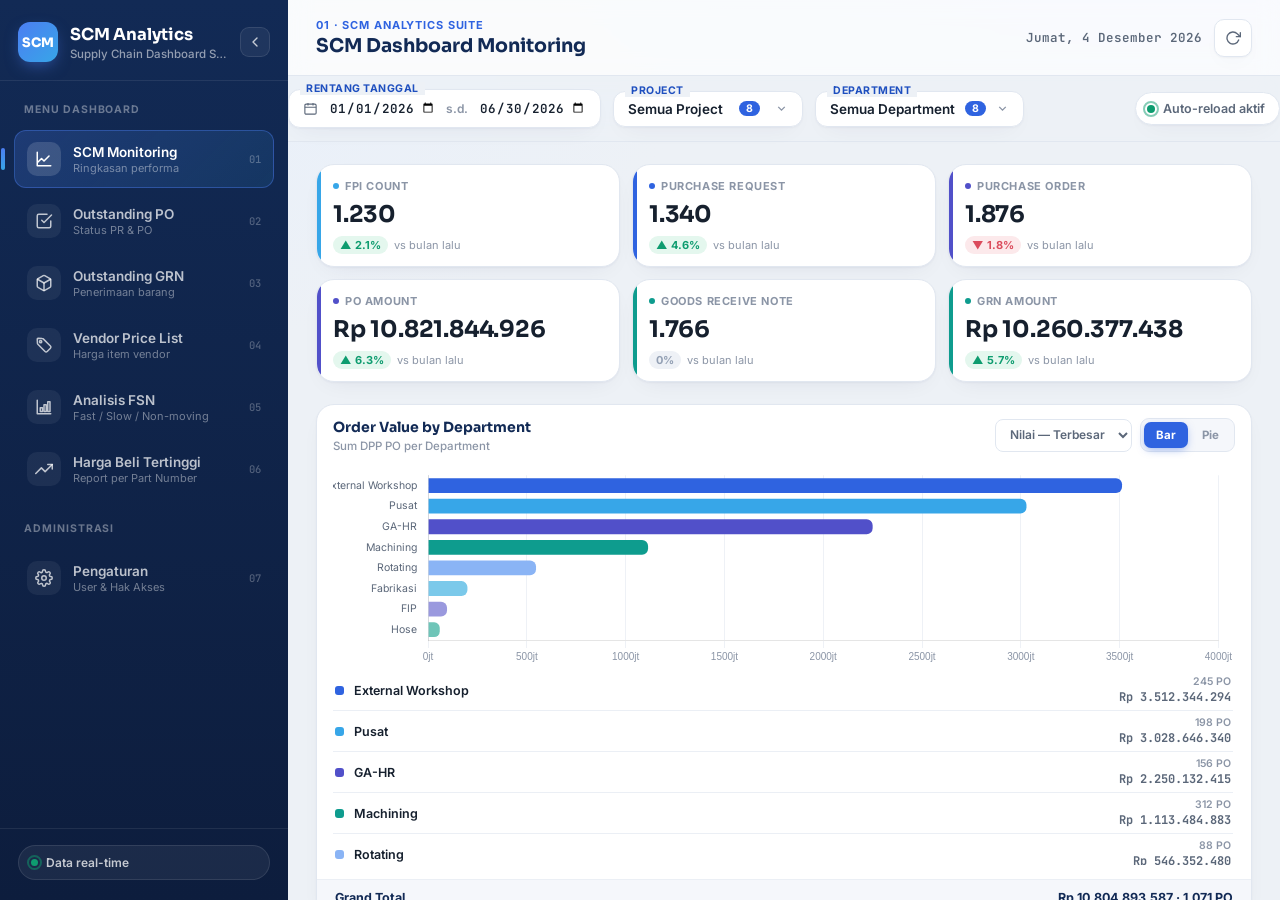
<file: index.html>
<!DOCTYPE html>
<html lang="id">
<head>
<meta charset="UTF-8">
<meta name="viewport" content="width=device-width, initial-scale=1.0">
<title>SCM Analytics Suite — Dashboard</title>
<link rel="preconnect" href="https://fonts.googleapis.com">
<link rel="preconnect" href="https://fonts.gstatic.com" crossorigin>
<link href="https://fonts.googleapis.com/css2?family=Sora:wght@400;500;600;700;800&family=Inter:wght@400;500;600;700&family=JetBrains+Mono:wght@500&display=swap" rel="stylesheet">
<link rel="stylesheet" href="css/style.css">
</head>
<body>

<div class="shell">

  <!-- ===== SIDEBAR ===== -->
  <aside class="sidebar" id="sidebar">
    <div class="sidebar-top">
      <div class="brand">
        <div class="brand-mark">SCM</div>
        <div class="brand-text">
          <h1>SCM Analytics</h1>
          <p>Supply Chain Dashboard Suite</p>
        </div>
      </div>
      <button class="sidebar-toggle" id="sidebarToggle" aria-label="Ciutkan sidebar" title="Ciutkan sidebar">
        <svg width="18" height="18" viewBox="0 0 24 24" fill="none" stroke="currentColor" stroke-width="2" stroke-linecap="round" stroke-linejoin="round"><polyline points="15 18 9 12 15 6"></polyline></svg>
      </button>
    </div>

    <nav class="nav" id="navList">
      <div class="nav-label">Menu Dashboard</div>

      <button class="nav-item active" data-src="pages/SCM_Dashboard_Monitoring.html" data-title="SCM Dashboard Monitoring" data-desc="Ringkasan performa supply chain secara keseluruhan">
        <span class="nav-ico">
          <svg width="18" height="18" viewBox="0 0 24 24" fill="none" stroke="currentColor" stroke-width="2" stroke-linecap="round" stroke-linejoin="round"><path d="M3 3v18h18"></path><path d="M18.7 8 12 14.7 8.7 11.4 4 16"></path></svg>
        </span>
        <span class="nav-text">
          <span class="nav-title">SCM Monitoring</span>
          <span class="nav-sub">Ringkasan performa</span>
        </span>
        <span class="nav-num">01</span>
      </button>

      <button class="nav-item" data-src="pages/dashboard_outstanding_po.html" data-title="Dashboard Outstanding PO" data-desc="Monitoring status pemenuhan Purchase Request → Purchase Order">
        <span class="nav-ico">
          <svg width="18" height="18" viewBox="0 0 24 24" fill="none" stroke="currentColor" stroke-width="2" stroke-linecap="round" stroke-linejoin="round"><path d="M9 11l3 3L22 4"></path><path d="M21 12v7a2 2 0 0 1-2 2H5a2 2 0 0 1-2-2V5a2 2 0 0 1 2-2h11"></path></svg>
        </span>
        <span class="nav-text">
          <span class="nav-title">Outstanding PO</span>
          <span class="nav-sub">Status PR &amp; PO</span>
        </span>
        <span class="nav-num">02</span>
      </button>

      <button class="nav-item" data-src="pages/Dashboard_Outstanding_GRN.html" data-title="Dashboard Outstanding GRN" data-desc="Monitoring status penerimaan barang (Goods Receipt Note)">
        <span class="nav-ico">
          <svg width="18" height="18" viewBox="0 0 24 24" fill="none" stroke="currentColor" stroke-width="2" stroke-linecap="round" stroke-linejoin="round"><path d="M21 8a2 2 0 0 0-1-1.73l-7-4a2 2 0 0 0-2 0l-7 4A2 2 0 0 0 3 8v8a2 2 0 0 0 1 1.73l7 4a2 2 0 0 0 2 0l7-4A2 2 0 0 0 21 16Z"></path><path d="M3.3 7 12 12l8.7-5"></path><path d="M12 22V12"></path></svg>
        </span>
        <span class="nav-text">
          <span class="nav-title">Outstanding GRN</span>
          <span class="nav-sub">Penerimaan barang</span>
        </span>
        <span class="nav-num">03</span>
      </button>

      <button class="nav-item" data-src="pages/Dashboard_Vendor_Item_Price_List.html" data-title="Dashboard Vendor Item Price List" data-desc="Perbandingan harga item per vendor">
        <span class="nav-ico">
          <svg width="18" height="18" viewBox="0 0 24 24" fill="none" stroke="currentColor" stroke-width="2" stroke-linecap="round" stroke-linejoin="round"><path d="M20.59 13.41 11 3.83A2 2 0 0 0 9.59 3.24L4 3a1 1 0 0 0-1 1l.24 5.59a2 2 0 0 0 .59 1.41l9.58 9.59a2 2 0 0 0 2.83 0l4.35-4.35a2 2 0 0 0 0-2.83Z"></path><circle cx="7.5" cy="7.5" r="1.5"></circle></svg>
        </span>
        <span class="nav-text">
          <span class="nav-title">Vendor Price List</span>
          <span class="nav-sub">Harga item vendor</span>
        </span>
        <span class="nav-num">04</span>
      </button>

      <button class="nav-item" data-src="pages/FSNDashboard.html" data-title="Dashboard Analisis FSN" data-desc="Analisis Fast / Slow / Non-moving inventory">
        <span class="nav-ico">
          <svg width="18" height="18" viewBox="0 0 24 24" fill="none" stroke="currentColor" stroke-width="2" stroke-linecap="round" stroke-linejoin="round"><path d="M3 3v18h18"></path><rect x="7" y="13" width="3" height="5"></rect><rect x="12" y="9" width="3" height="9"></rect><rect x="17" y="5" width="3" height="13"></rect></svg>
        </span>
        <span class="nav-text">
          <span class="nav-title">Analisis FSN</span>
          <span class="nav-sub">Fast / Slow / Non-moving</span>
        </span>
        <span class="nav-num">05</span>
      </button>

      <button class="nav-item" data-src="pages/Report_Harga_Beli_Tertinggi.html" data-title="Report Daftar Harga Beli Tertinggi" data-desc="Rekap harga beli tertinggi per Part Number / Kode Barang">
        <span class="nav-ico">
          <svg width="18" height="18" viewBox="0 0 24 24" fill="none" stroke="currentColor" stroke-width="2" stroke-linecap="round" stroke-linejoin="round"><path d="M23 6l-9.5 9.5-5-5L1 18"></path><path d="M17 6h6v6"></path></svg>
        </span>
        <span class="nav-text">
          <span class="nav-title">Harga Beli Tertinggi</span>
          <span class="nav-sub">Report per Part Number</span>
        </span>
        <span class="nav-num">06</span>
      </button>

      <div class="nav-label" style="margin-top:14px;">Administrasi</div>

      <button class="nav-item" data-src="pages/Settings_User_Access.html" data-title="Pengaturan — User &amp; Hak Akses" data-desc="Kelola akun user login dan hak akses menu">
        <span class="nav-ico">
          <svg width="18" height="18" viewBox="0 0 24 24" fill="none" stroke="currentColor" stroke-width="2" stroke-linecap="round" stroke-linejoin="round"><circle cx="12" cy="12" r="3"></circle><path d="M19.4 15a1.65 1.65 0 0 0 .33 1.82l.06.06a2 2 0 1 1-2.83 2.83l-.06-.06a1.65 1.65 0 0 0-1.82-.33 1.65 1.65 0 0 0-1 1.51V21a2 2 0 0 1-4 0v-.09A1.65 1.65 0 0 0 9 19.4a1.65 1.65 0 0 0-1.82.33l-.06.06a2 2 0 1 1-2.83-2.83l.06-.06a1.65 1.65 0 0 0 .33-1.82 1.65 1.65 0 0 0-1.51-1H3a2 2 0 0 1 0-4h.09A1.65 1.65 0 0 0 4.6 9a1.65 1.65 0 0 0-.33-1.82l-.06-.06a2 2 0 1 1 2.83-2.83l.06.06a1.65 1.65 0 0 0 1.82.33H9a1.65 1.65 0 0 0 1-1.51V3a2 2 0 0 1 4 0v.09a1.65 1.65 0 0 0 1 1.51 1.65 1.65 0 0 0 1.82-.33l.06-.06a2 2 0 1 1 2.83 2.83l-.06.06a1.65 1.65 0 0 0-.33 1.82V9a1.65 1.65 0 0 0 1.51 1H21a2 2 0 0 1 0 4h-.09a1.65 1.65 0 0 0-1.51 1z"></path></svg>
        </span>
        <span class="nav-text">
          <span class="nav-title">Pengaturan</span>
          <span class="nav-sub">User &amp; Hak Akses</span>
        </span>
        <span class="nav-num">07</span>
      </button>
    </nav>

    <div class="sidebar-foot">
      <div class="live-pill">
        <span class="live-dot"></span>
        <span>Data real-time</span>
      </div>
    </div>
  </aside>

  <!-- ===== MAIN CONTENT ===== -->
  <div class="main">
    <header class="topbar">
      <div class="topbar-left">
        <button class="mobile-menu-btn" id="mobileMenuBtn" aria-label="Buka menu">
          <svg width="20" height="20" viewBox="0 0 24 24" fill="none" stroke="currentColor" stroke-width="2" stroke-linecap="round" stroke-linejoin="round"><line x1="4" y1="7" x2="20" y2="7"></line><line x1="4" y1="12" x2="20" y2="12"></line><line x1="4" y1="17" x2="20" y2="17"></line></svg>
        </button>
        <div class="crumb">
          <span class="crumb-eyebrow" id="crumbEyebrow">01 · SCM Analytics Suite</span>
          <h2 id="pageTitle">SCM Dashboard Monitoring</h2>
        </div>
      </div>
      <div class="topbar-right">
        <span class="today-label" id="todayLabel"></span>
        <a class="reload-btn" id="reloadBtn" title="Muat ulang halaman ini">
          <svg width="16" height="16" viewBox="0 0 24 24" fill="none" stroke="currentColor" stroke-width="2" stroke-linecap="round" stroke-linejoin="round"><polyline points="23 4 23 10 17 10"></polyline><path d="M20.49 15a9 9 0 1 1-2.12-9.36L23 10"></path></svg>
        </a>
      </div>
    </header>

    <div class="frame-wrap">
      <div class="frame-loading" id="frameLoading">
        <div class="spinner"></div>
        <span>Memuat dashboard…</span>
      </div>
      <iframe id="contentFrame" src="pages/SCM_Dashboard_Monitoring.html" title="Dashboard content"></iframe>
    </div>
  </div>

  <div class="sidebar-scrim" id="sidebarScrim"></div>
</div>

<script src="js/script.js"></script>
</body>
</html>
</file>
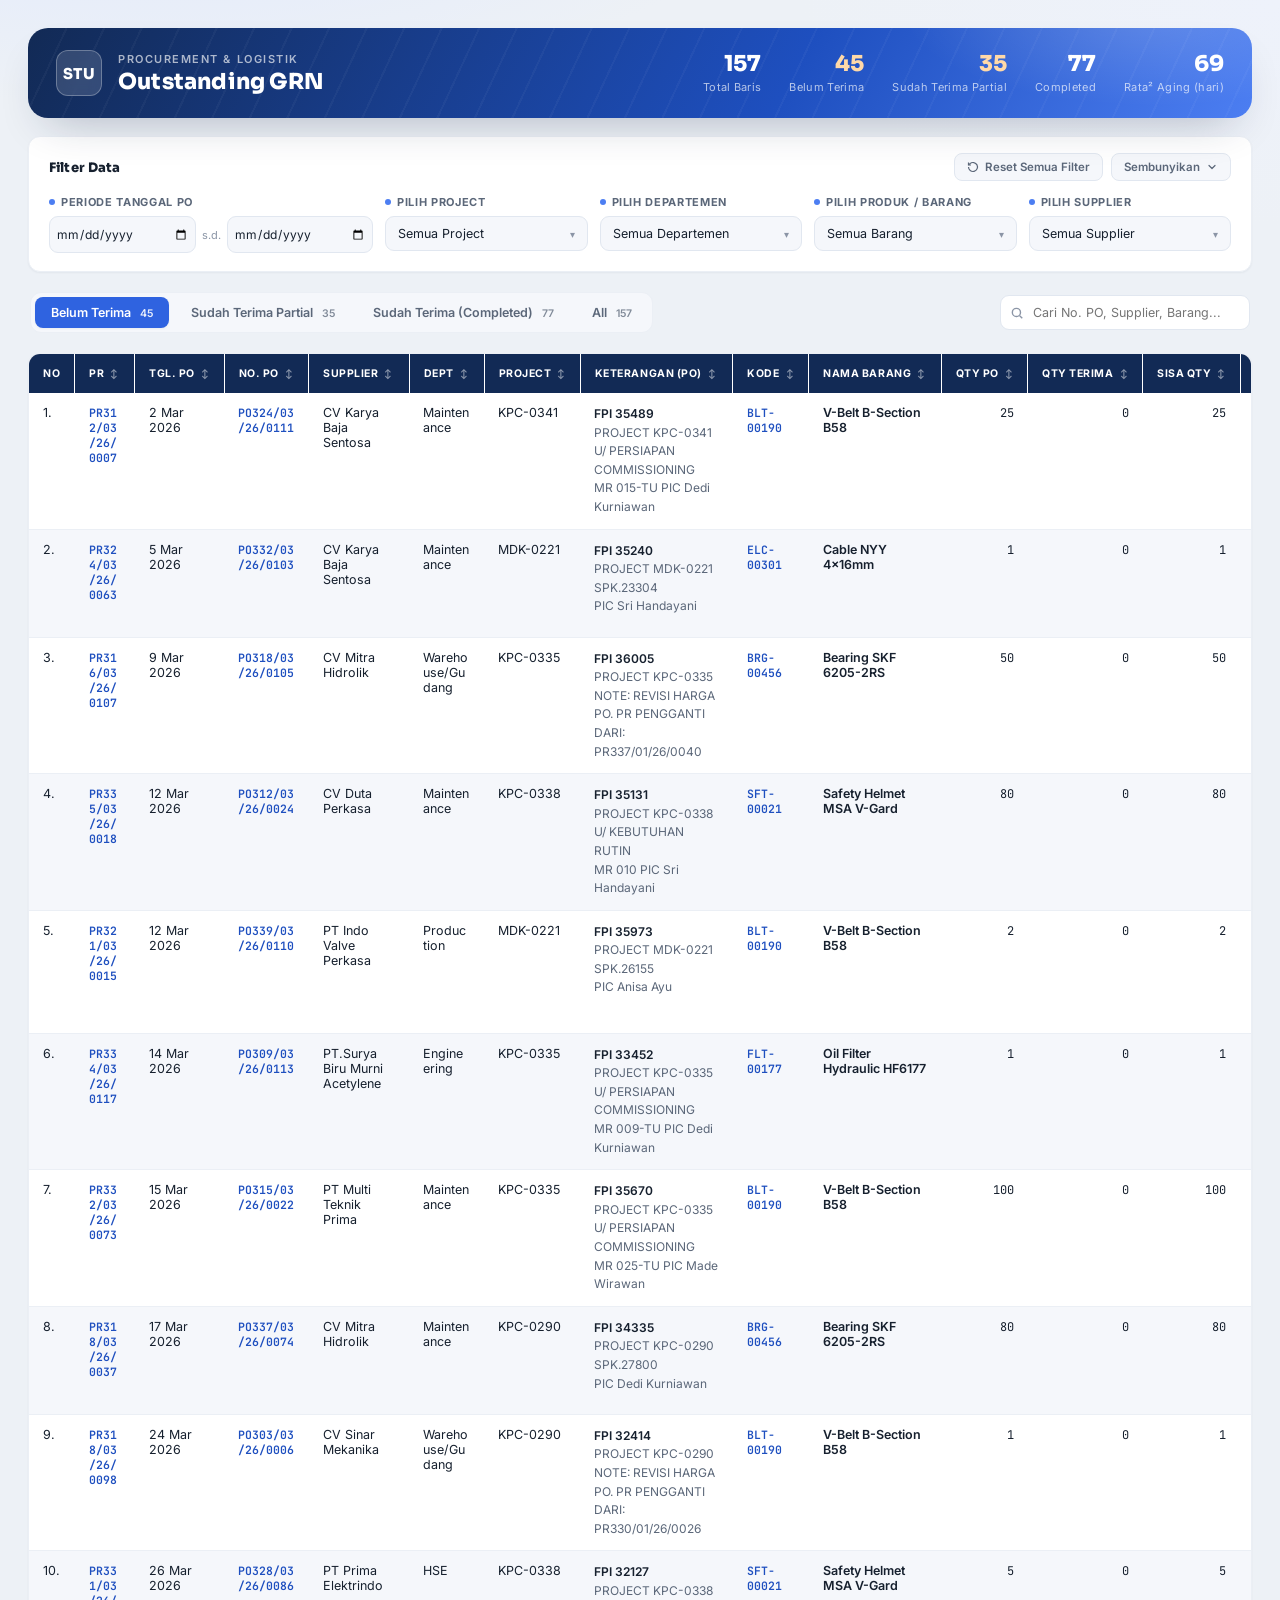
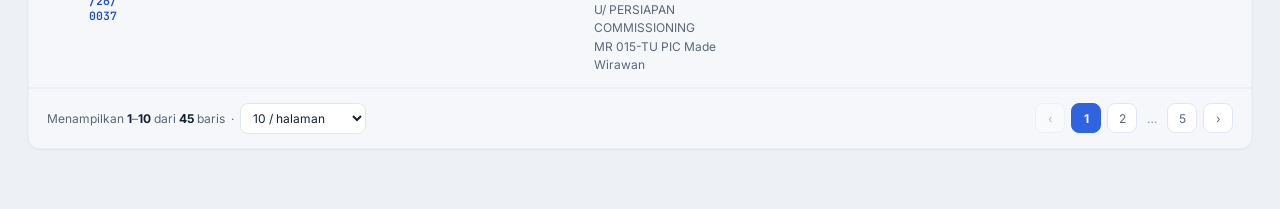
<file: pages/Dashboard_Outstanding_GRN.html>
<!DOCTYPE html>
<html lang="id">
<head>
<meta charset="UTF-8">
<meta name="viewport" content="width=device-width, initial-scale=1.0">
<title>Outstanding GRN — Dashboard</title>
<link rel="preconnect" href="https://fonts.googleapis.com">
<link rel="preconnect" href="https://fonts.gstatic.com" crossorigin>
<link href="https://fonts.googleapis.com/css2?family=Sora:wght@400;500;600;700;800&family=Inter:wght@400;500;600;700&family=JetBrains+Mono:wght@500;600&display=swap" rel="stylesheet">
<style>
  :root{
    --bg: #EDF1F6;
    --bg-radial: #F5F7FB;
    --panel: #FFFFFF;
    --panel-alt: #F5F7FB;
    --border: #E1E7F0;
    --border-soft: #EBEFF5;
    --text-1: #16202E;
    --text-2: #5B6779;
    --text-3: #8B95A6;
    --blue-900: #122A55;
    --blue-800: #17346B;
    --blue-700: #1E4FBF;
    --blue-600: #2F63E0;
    --blue-500: #4C7EF2;
    --blue-100: #E4ECFC;
    --blue-050: #F2F5FE;
    --amber-600: #C7791F;
    --amber-100: #FBEBD7;
    --green-600: #0E9C6F;
    --green-100: #E4F7EE;
    --red-600: #DB4B5C;
    --red-100: #FCE9EB;
    --shadow-sm: 0 1px 2px rgba(20, 34, 64, 0.05);
    --shadow-md: 0 6px 20px -6px rgba(20, 34, 64, 0.14);
    --shadow-lg: 0 20px 45px -20px rgba(20, 34, 64, 0.30);
    --radius: 12px;
  }
  *{box-sizing:border-box;}
  html,body{margin:0;padding:0;}
  body{
    font-family:'Inter',system-ui,sans-serif;
    background:
      radial-gradient(1100px 480px at 12% -10%, #dfe8ff 0%, transparent 60%),
      radial-gradient(900px 420px at 100% 0%, #eef2fb 0%, transparent 55%),
      var(--bg);
    color:var(--text-1);
    min-height:100vh;
    -webkit-font-smoothing:antialiased;
  }
  .mono{font-family:'JetBrains Mono',ui-monospace,monospace;}
  .display{font-family:'Sora',sans-serif;}

  /* ===== Shell ===== */
  .shell{max-width:1800px;margin:0 auto;padding:28px 28px 60px;}

  /* ===== Header ===== */
  .topbar{
    display:flex;align-items:center;justify-content:space-between;gap:20px;
    background:linear-gradient(120deg, var(--blue-900) 0%, var(--blue-700) 62%, var(--blue-500) 100%);
    border-radius:20px;
    padding:22px 28px;
    color:#fff;
    box-shadow:var(--shadow-lg);
    position:relative;
    overflow:hidden;
  }
  .topbar::after{
    content:"";
    position:absolute; inset:0;
    background:
      radial-gradient(420px 160px at 92% -20%, rgba(255,255,255,0.18), transparent 60%),
      repeating-linear-gradient(115deg, rgba(255,255,255,0.035) 0 2px, transparent 2px 34px);
    pointer-events:none;
  }
  .topbar-left{display:flex;align-items:center;gap:16px;position:relative;z-index:1;}
  .logo-mark{
    width:46px;height:46px;border-radius:12px;
    background:rgba(255,255,255,0.14);
    border:1px solid rgba(255,255,255,0.28);
    display:flex;align-items:center;justify-content:center;
    font-family:'Sora',sans-serif;font-weight:800;font-size:15px;letter-spacing:0.5px;
    backdrop-filter:blur(6px);
  }
  .topbar-title{display:flex;flex-direction:column;gap:2px;}
  .topbar-eyebrow{
    font-size:11px;letter-spacing:.14em;text-transform:uppercase;color:rgba(255,255,255,0.65);font-weight:600;
  }
  .topbar-title h1{
    margin:0;font-family:'Sora',sans-serif;font-weight:800;font-size:22px;letter-spacing:0.2px;
  }
  .topbar-right{display:flex;gap:28px;position:relative;z-index:1;}
  .stat{text-align:right;}
  .stat .num{font-family:'Sora',sans-serif;font-weight:800;font-size:22px;line-height:1;}
  .stat .lbl{font-size:11px;color:rgba(255,255,255,0.68);margin-top:5px;letter-spacing:.03em;}
  .stat.warn .num{color:#ffd9a8;}

  /* ===== Filter Panel ===== */
  .panel{
    background:var(--panel);
    border:1px solid var(--border-soft);
    border-radius:var(--radius);
    box-shadow:var(--shadow-sm);
  }
  .filter-panel{margin-top:18px;padding:16px 20px 18px;}
  .filter-panel-head{display:flex;align-items:center;justify-content:space-between;margin-bottom:14px;}
  .filter-panel-title{font-family:'Sora',sans-serif;font-weight:800;font-size:13px;color:var(--text-1);letter-spacing:.01em;}
  .filter-panel-actions{display:flex;align-items:center;gap:8px;}
  .btn-reset-all{
    display:inline-flex;align-items:center;gap:6px;border:1px solid var(--border);background:var(--panel-alt);
    color:var(--text-2);font-family:'Inter',sans-serif;font-size:11.5px;font-weight:600;border-radius:8px;
    padding:6px 12px;cursor:pointer;transition:all .15s ease;
  }
  .btn-reset-all:hover{border-color:var(--blue-500);color:var(--blue-700);background:var(--blue-050);}
  .btn-toggle-filter{
    display:inline-flex;align-items:center;gap:6px;border:1px solid var(--border);background:var(--panel-alt);
    color:var(--text-2);font-family:'Inter',sans-serif;font-size:11.5px;font-weight:600;border-radius:8px;
    padding:6px 12px;cursor:pointer;transition:all .15s ease;
  }
  .btn-toggle-filter:hover{border-color:var(--blue-500);color:var(--blue-700);background:var(--blue-050);}
  .btn-toggle-filter svg{transition:.2s transform;flex-shrink:0;}
  .btn-toggle-filter.collapsed svg{transform:rotate(-90deg);}
  .filter-grid{
    display:grid;
    grid-template-columns:minmax(0,1.6fr) repeat(4, minmax(0,1fr));
    grid-template-rows:1fr;
    gap:12px;
    transition:.22s grid-template-rows, .22s opacity, .22s margin;
  }
  .filter-grid.collapsed{
    grid-template-rows:0fr;
    opacity:0;
    margin-top:-12px;
    overflow:hidden;
  }
  .filter-grid > div{min-width:0;min-height:0;}
  .field-label{
    font-size:11px;font-weight:700;color:var(--text-2);text-transform:uppercase;letter-spacing:.06em;
    margin-bottom:7px;display:flex;align-items:center;gap:6px;
  }
  .field-label .dot{width:6px;height:6px;border-radius:50%;background:var(--blue-500);flex:none;}

  .date-range{display:flex;align-items:center;gap:6px;min-width:0;}
  .date-range input[type="date"]{
    flex:1 1 0;min-width:0;width:100%;border:1px solid var(--border);border-radius:9px;padding:9px 6px;font-size:12px;
    font-family:'Inter',sans-serif;color:var(--text-1);background:var(--panel-alt);outline:none;
  }
  .date-range span{color:var(--text-3);font-size:11px;flex:none;}

  .ms{position:relative;}
  .ms-trigger{
    width:100%;text-align:left;border:1px solid var(--border);background:var(--panel-alt);
    border-radius:9px;padding:9px 12px;font-size:12.5px;color:var(--text-1);cursor:pointer;
    display:flex;align-items:center;justify-content:space-between;gap:8px;font-family:'Inter',sans-serif;
    transition:border-color .15s ease, box-shadow .15s ease;
  }
  .ms-trigger:hover{border-color:var(--blue-500);}
  .ms-trigger.open{border-color:var(--blue-600);box-shadow:0 0 0 3px var(--blue-100);}
  .ms-trigger .count-pill{
    background:var(--blue-600);color:#fff;font-size:10.5px;font-weight:700;border-radius:20px;
    padding:1px 7px;line-height:1.5;
  }
  .ms-trigger .chevron{color:var(--text-3);font-size:10px;transition:transform .15s ease;}
  .ms-trigger.open .chevron{transform:rotate(180deg);}
  .ms-panel{
    position:absolute;top:calc(100% + 6px);left:0;width:260px;max-height:280px;
    background:#fff;border:1px solid var(--border);border-radius:11px;box-shadow:var(--shadow-md);
    z-index:40;display:none;overflow:hidden;flex-direction:column;
  }
  .ms-panel.open{display:flex;}
  .ms-search{padding:8px;border-bottom:1px solid var(--border-soft);}
  .ms-search input{
    width:100%;border:1px solid var(--border);border-radius:7px;padding:6px 9px;font-size:12px;outline:none;
  }
  .ms-list{overflow-y:auto;padding:4px 0;}
  .ms-item{display:flex;align-items:center;gap:9px;padding:7px 12px;font-size:12.5px;cursor:pointer;}
  .ms-item:hover{background:var(--blue-050);}
  .ms-item input{accent-color:var(--blue-600);}
  .ms-footer{display:flex;justify-content:space-between;padding:7px 10px;border-top:1px solid var(--border-soft);}
  .ms-footer button{
    border:none;background:none;color:var(--blue-600);font-size:11.5px;font-weight:600;cursor:pointer;padding:3px 6px;
  }

  /* ===== Toolbar ===== */
  .toolbar{
    margin-top:14px;display:flex;align-items:center;justify-content:space-between;gap:14px;flex-wrap:wrap;
    padding:6px 2px;
  }
  .tabs{display:flex;gap:6px;background:var(--panel-alt);padding:4px;border-radius:11px;border:1px solid var(--border-soft);}
  .tab{
    border:none;background:transparent;padding:8px 16px;font-size:12.5px;font-weight:600;color:var(--text-2);
    border-radius:8px;cursor:pointer;font-family:'Inter',sans-serif;transition:all .15s ease;white-space:nowrap;
  }
  .tab .n{margin-left:6px;font-size:10.5px;opacity:.75;}
  .tab.active{background:var(--blue-600);color:#fff;box-shadow:var(--shadow-sm);}
  .tab.active .n{opacity:.9;}

  .toolbar-right{display:flex;align-items:center;gap:8px;}
  .search-box{position:relative;}
  .search-box input{
    width:250px;border:1px solid var(--border);border-radius:9px;padding:9px 12px 9px 32px;font-size:12.5px;
    background:var(--panel);outline:none;font-family:'Inter',sans-serif;
  }
  .search-box input:focus{border-color:var(--blue-600);box-shadow:0 0 0 3px var(--blue-100);}
  .search-box svg{position:absolute;left:10px;top:50%;transform:translateY(-50%);color:var(--text-3);}

  .btn{
    display:inline-flex;align-items:center;gap:6px;border-radius:9px;padding:9px 14px;font-size:12.5px;font-weight:600;
    cursor:pointer;font-family:'Inter',sans-serif;border:1px solid var(--border);background:#fff;color:var(--text-1);
    transition:all .15s ease;white-space:nowrap;
  }
  .btn:hover{border-color:var(--blue-500);color:var(--blue-700);background:var(--blue-050);}
  .btn.primary{background:var(--blue-600);color:#fff;border-color:var(--blue-600);}
  .btn.primary:hover{background:var(--blue-700);border-color:var(--blue-700);color:#fff;}

  /* ===== Table ===== */
  .table-wrap{
    margin-top:14px;border-radius:var(--radius);border:1px solid var(--border-soft);overflow:hidden;
    background:#fff;box-shadow:var(--shadow-sm);
  }
  .table-scroll{overflow-x:auto;}
  table{width:100%;border-collapse:collapse;min-width:1280px;}
  thead th{
    position:sticky;top:0;background:var(--blue-900);color:#fff;
    font-size:10.5px;text-transform:uppercase;letter-spacing:.05em;font-weight:700;
    padding:13px 14px;text-align:left;white-space:nowrap;cursor:pointer;user-select:none;
    border-right:1px solid rgba(255,255,255,0.08);
  }
  thead th:last-child{border-right:none;}
  thead th:hover{background:var(--blue-800);}
  thead th .th-inner{display:flex;align-items:center;gap:6px;}
  thead th .sort-ico{font-size:9px;opacity:.5;}
  thead th.sorted .sort-ico{opacity:1;color:#8fb3ff;}
  thead th.num-col .th-inner{justify-content:flex-end;}

  tbody tr{border-bottom:1px solid var(--border-soft);transition:background .1s ease;}
  tbody tr:hover{background:var(--blue-050);}
  tbody tr:nth-child(even){background:var(--panel-alt);}
  tbody tr:nth-child(even):hover{background:var(--blue-050);}
  tbody td{padding:12px 14px;font-size:12.5px;color:var(--text-1);vertical-align:top;overflow-wrap:anywhere;word-break:break-word;}
  td.num{text-align:right;font-family:'JetBrains Mono',monospace;font-size:12px;}
  td.idcell{font-family:'JetBrains Mono',monospace;font-size:11.5px;color:var(--blue-700);font-weight:600;}
  td.ket{max-width:280px;color:var(--text-2);line-height:1.55;font-size:12px;}
  td.ket b{color:var(--text-1);font-weight:600;}
  td .row-no{color:var(--text-3);font-family:'JetBrains Mono',monospace;font-size:11.5px;}
  td.barang{font-weight:600;}

  .aging{
    display:inline-flex;align-items:center;gap:6px;padding:4px 10px;
    border-radius:20px;font-size:12px;font-weight:700;
    font-family:'Inter',sans-serif;
  }
  .aging.ok{background:var(--green-100);color:#0f7a37;}
  .aging.warn{background:var(--amber-100);color:#9a5b04;}
  .aging.late{background:var(--red-100);color:#b91c1c;}
  .aging.done{background:#F1F5F9;color:var(--text-2);}
  .aging .dotb{width:6px;height:6px;border-radius:50%;background:currentColor;}

  /* ===== Pagination ===== */
  .pager{display:flex;align-items:center;justify-content:space-between;padding:14px 18px;border-top:1px solid var(--border-soft);background:var(--panel-alt);flex-wrap:wrap;gap:10px;}
  .pager-info{font-size:12px;color:var(--text-2);}
  .pager-info b{color:var(--text-1);}
  .pager-controls{display:flex;align-items:center;gap:6px;}
  .pg-btn{
    width:30px;height:30px;border-radius:8px;border:1px solid var(--border);background:#fff;color:var(--text-2);
    cursor:pointer;font-size:12px;display:flex;align-items:center;justify-content:center;font-family:'Inter',sans-serif;
  }
  .pg-btn:hover:not(:disabled){border-color:var(--blue-500);color:var(--blue-700);}
  .pg-btn:disabled{opacity:.4;cursor:not-allowed;}
  .pg-btn.active{background:var(--blue-600);border-color:var(--blue-600);color:#fff;font-weight:700;}
  .pp-select{
    border:1px solid var(--border);border-radius:8px;padding:6px 8px;font-size:12px;background:#fff;color:var(--text-1);
    font-family:'Inter',sans-serif;
  }

  .empty-state{padding:60px 20px;text-align:center;color:var(--text-2);}
  .empty-state .display{font-size:16px;font-weight:700;color:var(--text-1);margin-bottom:6px;}

  ::-webkit-scrollbar{height:9px;width:9px;}
  ::-webkit-scrollbar-thumb{background:#c6cee0;border-radius:8px;}
  ::-webkit-scrollbar-track{background:transparent;}

  @media (max-width:1100px){
    .filter-grid{grid-template-columns:repeat(2,minmax(0,1fr));}
  }
  @media (max-width:640px){
    .shell{padding:16px;}
    .filter-grid{grid-template-columns:1fr;}
    .topbar{flex-direction:column;align-items:flex-start;}
    .topbar-right{gap:16px;}
  }
</style>
</head>
<body>
<div class="shell">

  <!-- Header -->
  <div class="topbar">
    <div class="topbar-left">
      <div class="logo-mark">STU</div>
      <div class="topbar-title">
        <div class="topbar-eyebrow">Procurement &amp; Logistik</div>
        <h1>Outstanding GRN</h1>
      </div>
    </div>
    <div class="topbar-right">
      <div class="stat"><div class="num" id="statTotal">–</div><div class="lbl">Total Baris</div></div>
      <div class="stat warn"><div class="num" id="statBelum">–</div><div class="lbl">Belum Terima</div></div>
      <div class="stat warn"><div class="num" id="statPartial">–</div><div class="lbl">Sudah Terima Partial</div></div>
      <div class="stat"><div class="num" id="statDone">–</div><div class="lbl">Completed</div></div>
      <div class="stat"><div class="num" id="statAging">–</div><div class="lbl">Rata² Aging (hari)</div></div>
    </div>
  </div>

  <!-- Filter panel -->
  <div class="panel filter-panel">
    <div class="filter-panel-head">
      <div class="filter-panel-title">Filter Data</div>
      <div class="filter-panel-actions">
        <button class="btn-reset-all" id="btnResetFilter">
          <svg width="12" height="12" viewBox="0 0 24 24" fill="none" stroke="currentColor" stroke-width="2.4"><path d="M3 12a9 9 0 1 0 3-6.7L3 8"/><path d="M3 3v5h5"/></svg>
          Reset Semua Filter
        </button>
        <button class="btn-toggle-filter" id="btnToggleFilter" aria-expanded="true">
          <span id="toggleFilterLabel">Sembunyikan</span>
          <svg id="toggleFilterIcon" width="12" height="12" viewBox="0 0 24 24" fill="none" stroke="currentColor" stroke-width="2.4" stroke-linecap="round" stroke-linejoin="round"><path d="M6 9l6 6 6-6"/></svg>
        </button>
      </div>
    </div>
    <div class="filter-grid" id="filterGrid">
      <div>
        <div class="field-label"><span class="dot"></span>Periode Tanggal PO</div>
        <div class="date-range">
          <input type="date" id="dateFrom">
          <span>s.d.</span>
          <input type="date" id="dateTo">
        </div>
      </div>
      <div class="ms" data-key="project">
        <div class="field-label"><span class="dot"></span>Pilih Project</div>
        <button class="ms-trigger" data-target="project">
          <span class="ms-trigger-label">Semua Project</span>
          <span class="chevron">▾</span>
        </button>
        <div class="ms-panel"></div>
      </div>
      <div class="ms" data-key="department">
        <div class="field-label"><span class="dot"></span>Pilih Departemen</div>
        <button class="ms-trigger" data-target="department">
          <span class="ms-trigger-label">Semua Departemen</span>
          <span class="chevron">▾</span>
        </button>
        <div class="ms-panel"></div>
      </div>
      <div class="ms" data-key="barang">
        <div class="field-label"><span class="dot"></span>Pilih Produk / Barang</div>
        <button class="ms-trigger" data-target="barang">
          <span class="ms-trigger-label">Semua Barang</span>
          <span class="chevron">▾</span>
        </button>
        <div class="ms-panel"></div>
      </div>
      <div class="ms" data-key="supplier">
        <div class="field-label"><span class="dot"></span>Pilih Supplier</div>
        <button class="ms-trigger" data-target="supplier">
          <span class="ms-trigger-label">Semua Supplier</span>
          <span class="chevron">▾</span>
        </button>
        <div class="ms-panel"></div>
      </div>
    </div>
  </div>

  <!-- Toolbar: quick tabs + search + export -->
  <div class="toolbar">
    <div class="tabs" id="quickTabs">
      <button class="tab active" data-tab="belum">Belum Terima <span class="n" id="cnt-belum"></span></button>
      <button class="tab" data-tab="partial">Sudah Terima Partial <span class="n" id="cnt-partial"></span></button>
      <button class="tab" data-tab="done">Sudah Terima (Completed) <span class="n" id="cnt-done"></span></button>
      <button class="tab" data-tab="all">All <span class="n" id="cnt-all"></span></button>
    </div>
    <div class="toolbar-right">
      <div class="search-box">
        <svg width="14" height="14" viewBox="0 0 24 24" fill="none" stroke="currentColor" stroke-width="2.4"><circle cx="11" cy="11" r="7"/><line x1="21" y1="21" x2="16.6" y2="16.6"/></svg>
        <input type="text" id="globalSearch" placeholder="Cari No. PO, Supplier, Barang...">
      </div>
    </div>
  </div>

  <!-- Table -->
  <div class="table-wrap">
    <div class="table-scroll">
      <table id="grid">
        <thead>
          <tr>
            <th data-key="_no"><div class="th-inner">No</div></th>
            <th data-key="pr"><div class="th-inner">PR <span class="sort-ico">↕</span></div></th>
            <th data-key="tglPO"><div class="th-inner">Tgl. PO <span class="sort-ico">↕</span></div></th>
            <th data-key="noPO"><div class="th-inner">No. PO <span class="sort-ico">↕</span></div></th>
            <th data-key="supplier"><div class="th-inner">Supplier <span class="sort-ico">↕</span></div></th>
            <th data-key="department"><div class="th-inner">Dept <span class="sort-ico">↕</span></div></th>
            <th data-key="project"><div class="th-inner">Project <span class="sort-ico">↕</span></div></th>
            <th data-key="keterangan"><div class="th-inner">Keterangan (PO) <span class="sort-ico">↕</span></div></th>
            <th data-key="kode"><div class="th-inner">Kode <span class="sort-ico">↕</span></div></th>
            <th data-key="namaBarang"><div class="th-inner">Nama Barang <span class="sort-ico">↕</span></div></th>
            <th data-key="qtyPO" class="num-col"><div class="th-inner">Qty PO <span class="sort-ico">↕</span></div></th>
            <th data-key="qtyTerima" class="num-col"><div class="th-inner">Qty Terima <span class="sort-ico">↕</span></div></th>
            <th data-key="qtySisa" class="num-col"><div class="th-inner">Sisa Qty <span class="sort-ico">↕</span></div></th>
            <th data-key="day" class="num-col"><div class="th-inner">Day <span class="sort-ico">↕</span></div></th>
          </tr>
        </thead>
        <tbody id="gridBody"></tbody>
      </table>
    </div>
    <div class="pager">
      <div class="pager-info">
        Menampilkan <b id="pgFrom">0</b>–<b id="pgTo">0</b> dari <b id="pgTotal">0</b> baris
        &nbsp;·&nbsp;
        <select class="pp-select" id="pageSizeSelect">
          <option value="10" selected>10 / halaman</option>
          <option value="50">50 / halaman</option>
          <option value="100">100 / halaman</option>
          <option value="500">500 / halaman</option>
          <option value="1000">1000 / halaman</option>
          <option value="all">All</option>
        </select>
      </div>
      <div class="pager-controls" id="pagerControls"></div>
    </div>
  </div>

</div>

<script>
/* =========================================================
   1. MOCK DATA GENERATION
   (Mirrors kolom sesuai FRS: PR, Tgl PO, No PO, Supplier,
   Keterangan, Kode, Nama Barang, Qty PO, Qty Terima, Qty Sisa,
   Status(WD/WP), Day/Aging)
========================================================= */
const SUPPLIERS = [
  "PT Trakindo Utama", "CV Duta Perkasa", "PT.Surya Biru Murni Acetylene",
  "PT Anugerah Sinergi", "PT Multi Teknik Prima", "CV Karya Baja Sentosa",
  "PT Indo Valve Perkasa", "PT Prima Elektrindo", "CV Mitra Hidrolik",
  "PT Sumber Logam Jaya", "PT Berkat Instrumen", "CV Sinar Mekanika"
];
const PROJECTS = [
  "KPC-0335", "KPC-0338", "PT PKT", "MDK-0221", "AMN-0119", "KPC-0290", "KPC-0341"
];
const DEPARTMENTS = [
  "Engineering", "Maintenance", "Warehouse/Gudang", "HSE", "Production", "Logistik"
];
const ITEM_POOL = [
  { kode:"520011800", nama:"Service Forklift (STUFL-001) di Lokasi Surya" },
  { kode:"520011800", nama:"Service Forklift (STUFL-002) di Lokasi M6/M.Shop" },
  { kode:"EQU-00105", nama:"Vibrator Motor 5HP - IP65" },
  { kode:"CON-00121", nama:"Acetylene [C2H2]" },
  { kode:"VLV-00087", nama:"Gate Valve 4\" Class 150 CS" },
  { kode:"BRG-00456", nama:"Bearing SKF 6205-2RS" },
  { kode:"HYD-00212", nama:"Hydraulic Hose 1\" SAE100R2" },
  { kode:"ELC-00301", nama:"Cable NYY 4x16mm" },
  { kode:"WLD-00098", nama:"Welding Electrode E7018 3.2mm" },
  { kode:"FLT-00177", nama:"Oil Filter Hydraulic HF6177" },
  { kode:"PMP-00044", nama:"Centrifugal Pump 5HP 3 Phase" },
  { kode:"INS-00365", nama:"Pressure Gauge 0-10 Bar" },
  { kode:"SFT-00021", nama:"Safety Helmet MSA V-Gard" },
  { kode:"BLT-00190", nama:"V-Belt B-Section B58" },
  { kode:"GRS-00012", nama:"Grease Shell Gadus S2 18kg" },
];
const PIC = ["Abdul Rachman","Petrus","Anisa Ayu","Budi Santoso","Dedi Kurniawan","Made Wirawan","Sri Handayani"];

function pad(n,len){ return String(n).padStart(len,"0"); }
function rand(min,max){ return Math.floor(Math.random()*(max-min+1))+min; }
function pick(arr){ return arr[rand(0,arr.length-1)]; }
function fmtDate(d){
  return d.getFullYear()+"-"+pad(d.getMonth()+1,2)+"-"+pad(d.getDate(),2);
}
function fmtDateDisplay(iso){
  const d = new Date(iso+"T00:00:00");
  const bulan = ["Jan","Feb","Mar","Apr","Mei","Jun","Jul","Agu","Sep","Okt","Nov","Des"];
  return d.getDate()+" "+bulan[d.getMonth()]+" "+d.getFullYear();
}
function daysBetween(iso, refDate){
  const d1 = new Date(iso+"T00:00:00");
  return Math.max(0, Math.round((refDate - d1) / 86400000));
}

const TODAY = new Date("2026-07-21T00:00:00");
const ROW_COUNT = 157;

function generateData(){
  const rows = [];
  for(let i=1;i<=ROW_COUNT;i++){
    const item = pick(ITEM_POOL);
    const supplier = pick(SUPPLIERS);
    const project = pick(PROJECTS);
    const dept = pick(DEPARTMENTS);
    const pic = pick(PIC);

    const poMonth = rand(3,7); // Mar - Jul 2026
    const poDay = rand(1,28);
    const poDate = new Date(2026, poMonth-1, poDay);
    const poDateIso = fmtDate(poDate);

    const prNo = `PR${rand(300,340)}/${pad(poMonth,2)}/26/${pad(rand(1,120),4)}`;
    const poNo = `PO${rand(300,340)}/${pad(poMonth,2)}/26/${pad(rand(1,120),4)}`;
    const fpiNo = `FPI ${rand(31000,37000)}`;

    const qtyPO = pick([1,1,1,2,5,10,20,25,50,56,80,100]);
    // decide completion bucket: ~55% outstanding, 45% completed
    const isDone = Math.random() < 0.45;
    let qtyTerima;
    if(isDone){
      qtyTerima = qtyPO;
    } else {
      qtyTerima = Math.random() < 0.55 ? 0 : rand(1, Math.max(1,qtyPO-1));
    }
    const qtySisa = qtyPO - qtyTerima;
    const status = qtySisa === 0 ? "DONE" : (qtyTerima === 0 ? "WD" : "WP");

    let day;
    if(qtySisa > 0){
      day = daysBetween(poDateIso, TODAY);
    } else {
      // completed: aging until last simulated GRN date (random within range but after PO date)
      const grnOffset = rand(3, 45);
      const grnDate = new Date(poDate.getTime() + grnOffset*86400000);
      day = daysBetween(poDateIso, grnDate < TODAY ? grnDate : TODAY);
    }

    const noteVariants = [
      `PROJECT ${project}\nSPK.${rand(20000,29999)}\nPIC ${pic}`,
      `PROJECT ${project}\nU/ PERSIAPAN COMMISSIONING\nMR ${pad(rand(1,30),3)}-TU PIC ${pic}`,
      `PROJECT ${project}\nU/ KEBUTUHAN RUTIN\nMR ${pad(rand(1,30),3)} PIC ${pic}`,
      `PROJECT ${project}\nNOTE: REVISI HARGA PO. PR PENGGANTI DARI: PR${rand(300,340)}/0${rand(1,4)}/26/${pad(rand(1,80),4)}`,
    ];

    rows.push({
      no:i,
      pr:prNo,
      tglPO:poDateIso,
      noPO:poNo,
      supplier,
      keterangan:`${fpiNo}\n${pick(noteVariants)}`,
      kode:item.kode,
      namaBarang:item.nama,
      qtyPO, qtyTerima, qtySisa,
      status, day,
      project, department:dept
    });
  }
  return rows;
}

const DATA = generateData();

/* =========================================================
   2. STATE
========================================================= */
const state = {
  filters:{ dateFrom:"", dateTo:"", project:new Set(), department:new Set(), barang:new Set(), supplier:new Set() },
  search:"",
  tab:"belum",
  sortKey:"day",
  sortDir:"desc",
  page:1,
  pageSize:10,
};

/* =========================================================
   3. MULTISELECT FILTER BUILDING
========================================================= */
const MS_CONFIG = {
  project:   { data:[...new Set(DATA.map(r=>r.project))].sort(), label:"Project" },
  department:{ data:[...new Set(DATA.map(r=>r.department))].sort(), label:"Departemen" },
  barang:    { data:[...new Set(DATA.map(r=>r.namaBarang))].sort(), label:"Barang" },
  supplier:  { data:[...new Set(DATA.map(r=>r.supplier))].sort(), label:"Supplier" },
};

function buildMultiselects(){
  document.querySelectorAll(".ms").forEach(msEl=>{
    const key = msEl.dataset.key;
    const cfg = MS_CONFIG[key];
    const panel = msEl.querySelector(".ms-panel");
    panel.innerHTML = `
      <div class="ms-search"><input type="text" placeholder="Cari ${cfg.label.toLowerCase()}..."></div>
      <div class="ms-list">
        ${cfg.data.map(val=>`
          <label class="ms-item">
            <input type="checkbox" value="${val.replace(/"/g,'&quot;')}">
            <span>${val}</span>
          </label>`).join("")}
      </div>
      <div class="ms-footer">
        <button type="button" class="ms-clear">Bersihkan</button>
        <button type="button" class="ms-apply">Terapkan</button>
      </div>
    `;
    const trigger = msEl.querySelector(".ms-trigger");
    const searchInput = panel.querySelector(".ms-search input");
    const items = [...panel.querySelectorAll(".ms-item")];

    trigger.addEventListener("click", (e)=>{
      e.stopPropagation();
      const isOpen = panel.classList.contains("open");
      closeAllMs();
      if(!isOpen){ panel.classList.add("open"); trigger.classList.add("open"); }
    });
    searchInput.addEventListener("input", ()=>{
      const q = searchInput.value.toLowerCase();
      items.forEach(it=>{
        it.style.display = it.textContent.toLowerCase().includes(q) ? "flex" : "none";
      });
    });
    panel.querySelector(".ms-clear").addEventListener("click", ()=>{
      items.forEach(it=>it.querySelector("input").checked = false);
      state.filters[key].clear();
      updateTriggerLabel(key);
      state.page = 1; render();
    });
    panel.querySelector(".ms-apply").addEventListener("click", ()=>{
      state.filters[key] = new Set(items.filter(it=>it.querySelector("input").checked).map(it=>it.querySelector("input").value));
      updateTriggerLabel(key);
      closeAllMs();
      state.page = 1; render();
    });
  });
}
function closeAllMs(){
  document.querySelectorAll(".ms-panel").forEach(p=>p.classList.remove("open"));
  document.querySelectorAll(".ms-trigger").forEach(t=>t.classList.remove("open"));
}
document.addEventListener("click", closeAllMs);

function updateTriggerLabel(key){
  const msEl = document.querySelector(`.ms[data-key="${key}"]`);
  const lbl = msEl.querySelector(".ms-trigger-label");
  const cfg = MS_CONFIG[key];
  const count = state.filters[key].size;
  if(count === 0){
    lbl.textContent = `Semua ${cfg.label}`;
  } else if(count === 1){
    lbl.textContent = [...state.filters[key]][0];
  } else {
    lbl.textContent = `${count} ${cfg.label} dipilih`;
  }
}

/* =========================================================
   4. FILTER + SORT + PAGINATE
========================================================= */
function applyFilters(){
  const { dateFrom, dateTo, project, department, barang, supplier } = state.filters;
  const q = state.search.trim().toLowerCase();

  let rows = DATA.filter(r=>{
    if(dateFrom && r.tglPO < dateFrom) return false;
    if(dateTo && r.tglPO > dateTo) return false;
    if(project.size && !project.has(r.project)) return false;
    if(department.size && !department.has(r.department)) return false;
    if(barang.size && !barang.has(r.namaBarang)) return false;
    if(supplier.size && !supplier.has(r.supplier)) return false;
    if(q){
      const hay = `${r.pr} ${r.noPO} ${r.supplier} ${r.namaBarang} ${r.kode} ${r.keterangan}`.toLowerCase();
      if(!hay.includes(q)) return false;
    }
    return true;
  });

  // quick tab
  const belum = rows.filter(r=>r.status === "WD");
  const partial = rows.filter(r=>r.status === "WP");
  const done = rows.filter(r=>r.qtySisa===0);
  document.getElementById("cnt-belum").textContent = belum.length;
  document.getElementById("cnt-partial").textContent = partial.length;
  document.getElementById("cnt-done").textContent = done.length;
  document.getElementById("cnt-all").textContent = rows.length;

  if(state.tab === "belum") rows = belum;
  else if(state.tab === "partial") rows = partial;
  else if(state.tab === "done") rows = done;

  return rows;
}

function sortRows(rows){
  const { sortKey, sortDir } = state;
  const dir = sortDir === "asc" ? 1 : -1;
  return [...rows].sort((a,b)=>{
    let va = a[sortKey], vb = b[sortKey];
    if(sortKey === "_no"){ va = a.no; vb = b.no; }
    if(typeof va === "string" && typeof vb === "string"){
      return va.localeCompare(vb) * dir;
    }
    return (va - vb) * dir;
  });
}

/* =========================================================
   5. RENDER
========================================================= */
function agingBadge(day, sisa){
  if(sisa===0) return `<span class="aging done"><span class="dotb"></span>Selesai · ${day}h</span>`;
  let cls='ok'; if(day>30) cls='late'; else if(day>=15) cls='warn';
  return `<span class="aging ${cls}"><span class="dotb"></span>${day} hari</span>`;
}
function render(){
  const filtered = applyFilters();
  const sorted = sortRows(filtered);

  const total = sorted.length;
  const effPageSize = state.pageSize === "all" ? Math.max(total,1) : state.pageSize;
  const pageCount = Math.max(1, Math.ceil(total / effPageSize));
  if(state.page > pageCount) state.page = pageCount;
  const start = (state.page-1) * effPageSize;
  const pageRows = sorted.slice(start, start + effPageSize);

  const tbody = document.getElementById("gridBody");
  if(pageRows.length === 0){
    tbody.innerHTML = `<tr><td colspan="14"><div class="empty-state"><div class="display">Tidak ada data</div>Coba ubah filter atau kata kunci pencarian.</div></td></tr>`;
  } else {
    tbody.innerHTML = pageRows.map((r,idx)=>`
      <tr>
        <td class="row-no">${start+idx+1}.</td>
        <td class="idcell">${r.pr}</td>
        <td>${fmtDateDisplay(r.tglPO)}</td>
        <td class="idcell">${r.noPO}</td>
        <td>${r.supplier}</td>
        <td>${r.department}</td>
        <td>${r.project}</td>
        <td class="ket">${r.keterangan.split("\n").map((l,i)=> i===0 ? `<b>${l}</b>` : l).join("<br>")}</td>
        <td class="idcell">${r.kode}</td>
        <td class="barang">${r.namaBarang}</td>
        <td class="num">${r.qtyPO}</td>
        <td class="num">${r.qtyTerima}</td>
        <td class="num">${r.qtySisa}</td>
        <td class="num">${agingBadge(r.day, r.qtySisa)}</td>
      </tr>
    `).join("");
  }

  // pager info
  document.getElementById("pgFrom").textContent = total === 0 ? 0 : start+1;
  document.getElementById("pgTo").textContent = Math.min(start+effPageSize, total);
  document.getElementById("pgTotal").textContent = total;
  renderPagerControls(pageCount);

  // header sort indicator
  document.querySelectorAll("thead th").forEach(th=>{
    th.classList.toggle("sorted", th.dataset.key === state.sortKey);
    const ico = th.querySelector(".sort-ico");
    if(th.dataset.key === state.sortKey && ico){
      ico.textContent = state.sortDir === "asc" ? "↑" : "↓";
    } else if(ico){
      ico.textContent = "↕";
    }
  });

  // top stats (global, unaffected by tab, respects other filters)
  const allFilteredAnyTab = applyFiltersIgnoringTab();
  const outstandingAll = allFilteredAnyTab.filter(r=>r.qtySisa>0);
  const belumAll = allFilteredAnyTab.filter(r=>r.status==="WD");
  const partialAll = allFilteredAnyTab.filter(r=>r.status==="WP");
  const doneAll = allFilteredAnyTab.filter(r=>r.qtySisa===0);
  document.getElementById("statTotal").textContent = allFilteredAnyTab.length;
  document.getElementById("statBelum").textContent = belumAll.length;
  document.getElementById("statPartial").textContent = partialAll.length;
  document.getElementById("statDone").textContent = doneAll.length;
  const avgAging = outstandingAll.length ? Math.round(outstandingAll.reduce((s,r)=>s+r.day,0)/outstandingAll.length) : 0;
  document.getElementById("statAging").textContent = avgAging;
}

function applyFiltersIgnoringTab(){
  const savedTab = state.tab;
  state.tab = "all";
  const r = applyFilters();
  state.tab = savedTab;
  return r;
}

function renderPagerControls(pageCount){
  const el = document.getElementById("pagerControls");
  let html = `<button class="pg-btn" id="pgPrev" ${state.page===1?"disabled":""}>‹</button>`;
  const pages = [];
  const cur = state.page;
  for(let p=1;p<=pageCount;p++){
    if(p===1 || p===pageCount || Math.abs(p-cur)<=1) pages.push(p);
    else if(pages[pages.length-1] !== "…") pages.push("…");
  }
  pages.forEach(p=>{
    if(p==="…") html += `<span style="padding:0 4px;color:var(--text-3);font-size:12px;">…</span>`;
    else html += `<button class="pg-btn ${p===cur?"active":""}" data-page="${p}">${p}</button>`;
  });
  html += `<button class="pg-btn" id="pgNext" ${state.page===pageCount?"disabled":""}>›</button>`;
  el.innerHTML = html;

  el.querySelectorAll("[data-page]").forEach(btn=>{
    btn.addEventListener("click", ()=>{ state.page = parseInt(btn.dataset.page); render(); });
  });
  const prev = document.getElementById("pgPrev");
  const next = document.getElementById("pgNext");
  if(prev) prev.addEventListener("click", ()=>{ if(state.page>1){ state.page--; render(); } });
  if(next) next.addEventListener("click", ()=>{ if(state.page<pageCount){ state.page++; render(); } });
}

/* =========================================================
   6. EVENTS
========================================================= */
document.getElementById("dateFrom").addEventListener("change", e=>{ state.filters.dateFrom = e.target.value; state.page=1; render(); });
document.getElementById("dateTo").addEventListener("change", e=>{ state.filters.dateTo = e.target.value; state.page=1; render(); });

let searchDebounce;
document.getElementById("globalSearch").addEventListener("input", e=>{
  clearTimeout(searchDebounce);
  searchDebounce = setTimeout(()=>{ state.search = e.target.value; state.page=1; render(); }, 180);
});

document.querySelectorAll("#quickTabs .tab").forEach(tab=>{
  tab.addEventListener("click", ()=>{
    document.querySelectorAll("#quickTabs .tab").forEach(t=>t.classList.remove("active"));
    tab.classList.add("active");
    state.tab = tab.dataset.tab;
    state.page = 1;
    render();
  });
});

document.querySelectorAll("thead th[data-key]").forEach(th=>{
  th.addEventListener("click", ()=>{
    const key = th.dataset.key;
    if(state.sortKey === key){
      state.sortDir = state.sortDir === "asc" ? "desc" : "asc";
    } else {
      state.sortKey = key;
      state.sortDir = "asc";
    }
    render();
  });
});

document.getElementById("pageSizeSelect").addEventListener("change", e=>{
  state.pageSize = e.target.value === "all" ? "all" : parseInt(e.target.value);
  state.page = 1;
  render();
});

document.getElementById("btnResetFilter").addEventListener("click", ()=>{
  state.filters = { dateFrom:"", dateTo:"", project:new Set(), department:new Set(), barang:new Set(), supplier:new Set() };
  state.search = "";
  state.tab = "belum";
  state.page = 1;
  document.getElementById("dateFrom").value = "";
  document.getElementById("dateTo").value = "";
  document.getElementById("globalSearch").value = "";
  document.querySelectorAll(".ms-item input").forEach(i=>i.checked=false);
  Object.keys(MS_CONFIG).forEach(updateTriggerLabel);
  document.querySelectorAll("#quickTabs .tab").forEach(t=>t.classList.remove("active"));
  document.querySelector('#quickTabs .tab[data-tab="belum"]').classList.add("active");
  render();
});

// show/hide filter panel
const btnToggleFilter = document.getElementById("btnToggleFilter");
const filterGridEl = document.getElementById("filterGrid");
const toggleFilterLabel = document.getElementById("toggleFilterLabel");
btnToggleFilter.addEventListener("click", ()=>{
  const collapsed = filterGridEl.classList.toggle("collapsed");
  btnToggleFilter.classList.toggle("collapsed", collapsed);
  btnToggleFilter.setAttribute("aria-expanded", String(!collapsed));
  toggleFilterLabel.textContent = collapsed ? "Tampilkan" : "Sembunyikan";
});

/* =========================================================
   7. INIT
========================================================= */
buildMultiselects();
render();
</script>
</body>
</html>
</file>
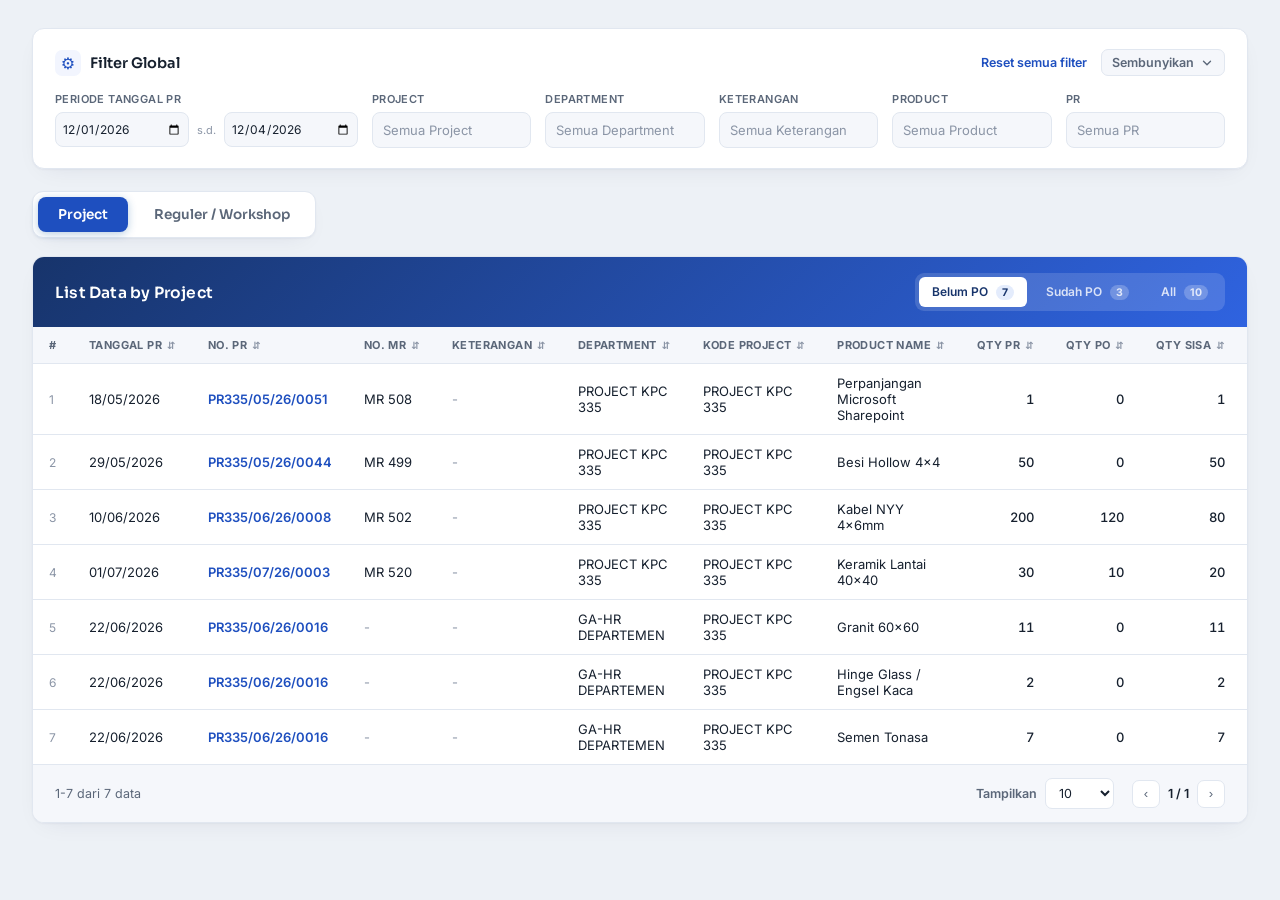
<file: pages/dashboard_outstanding_po.html>
<!DOCTYPE html>
<html lang="id">
<head>
<meta charset="UTF-8">
<meta name="viewport" content="width=device-width, initial-scale=1.0">
<title>Dashboard Outstanding PO</title>
<link rel="preconnect" href="https://fonts.googleapis.com">
<link rel="preconnect" href="https://fonts.gstatic.com" crossorigin>
<link href="https://fonts.googleapis.com/css2?family=Sora:wght@400;500;600;700;800&family=Inter:wght@400;500;600;700&family=JetBrains+Mono:wght@500&display=swap" rel="stylesheet">
<style>
  :root{
    --bg:#EDF1F6;
    --surface:#FFFFFF;
    --surface-alt:#F5F7FB;
    --border:#E1E7F0;
    --ink:#16202E;
    --ink-soft:#5B6779;
    --ink-faint:#8B95A6;
    --blue-900:#122A55;
    --blue-800:#17346B;
    --blue-700:#1E4FBF;
    --blue-600:#2F63E0;
    --blue-500:#4C7EF2;
    --blue-100:#E4ECFC;
    --blue-50:#F2F5FE;
    --green-600:#0E9C6F;
    --green-100:#E4F7EE;
    --amber-600:#C7791F;
    --amber-100:#FBEBD7;
    --red-600:#DB4B5C;
    --red-100:#FCE9EB;
    --radius:12px;
    --shadow:0 1px 2px rgba(20,34,64,.04), 0 8px 24px -12px rgba(20,34,64,.10);
  }
  *{box-sizing:border-box;}
  body{
    margin:0;
    font-family:'Inter',system-ui,sans-serif;
    background:var(--bg);
    color:var(--ink);
    -webkit-font-smoothing:antialiased;
  }
  h1,h2,h3{font-family:'Sora',system-ui,sans-serif;}

  .wrap{max-width:1800px;margin:0 auto;padding:28px 32px 60px;}

  /* FILTER CARD */
  .filter-card{
    background:var(--surface);
    border:1px solid var(--border);
    border-radius:var(--radius);
    box-shadow:var(--shadow);
    padding:20px 22px;
    margin-bottom:22px;
  }
  .filter-head{
    display:flex;align-items:center;justify-content:space-between;
    margin-bottom:16px;
  }
  .filter-head-left{display:flex;align-items:center;gap:9px;}
  .filter-head-left .ic{
    width:26px;height:26px;border-radius:7px;background:var(--blue-50);
    display:flex;align-items:center;justify-content:center;color:var(--blue-700);
  }
  .filter-head h2{font-size:14.5px;margin:0;font-weight:600;color:var(--ink);}
  .filter-head-right{display:flex;align-items:center;gap:6px;}
  .filter-reset{
    font-size:12.5px;color:var(--blue-700);background:none;border:none;cursor:pointer;
    font-family:'Inter';font-weight:600;padding:4px 8px;border-radius:6px;
  }
  .filter-reset:hover{background:var(--blue-50);}
  .filter-toggle{
    display:flex;align-items:center;gap:6px;
    font-size:12.5px;color:var(--ink-soft);background:var(--surface-alt,#F3F5F8);
    border:1px solid var(--border);cursor:pointer;
    font-family:'Inter';font-weight:600;padding:5px 10px;border-radius:7px;
  }
  .filter-toggle:hover{border-color:var(--blue-500);color:var(--blue-700);}
  .filter-toggle svg{transition:.2s transform;flex-shrink:0;}
  .filter-toggle.collapsed svg{transform:rotate(-90deg);}
  .filter-grid{
    display:grid;
    grid-template-columns:1.9fr repeat(5,minmax(0,1fr));
    grid-template-rows:1fr;
    gap:14px;
    transition:.22s grid-template-rows, .22s opacity, .22s margin;
  }
  .filter-grid.collapsed{
    grid-template-rows:0fr;
    opacity:0;
    margin-top:-14px;
    overflow:hidden;
  }
  .filter-grid > .field{min-height:0;}
  .field label{
    display:block;font-size:11px;font-weight:600;color:var(--ink-soft);
    text-transform:uppercase;letter-spacing:.4px;margin-bottom:6px;
  }
  .dropdown{position:relative;}
  .dd-trigger{
    width:100%;text-align:left;
    background:var(--surface-alt);
    border:1px solid var(--border);
    border-radius:8px;
    padding:9px 10px;
    font-size:13px;
    color:var(--ink);
    cursor:pointer;
    display:flex;align-items:center;justify-content:space-between;
    font-family:'Inter';
    transition:.15s;
  }
  .dd-trigger:hover{border-color:var(--blue-500);background:#fff;}
  .dd-trigger.active{border-color:var(--blue-600);box-shadow:0 0 0 3px var(--blue-50);background:#fff;}
  .dd-trigger span.count{
    background:var(--blue-100);color:var(--blue-800);
    font-size:10.5px;font-weight:700;padding:1px 6px;border-radius:20px;margin-left:6px;
  }
  .dd-trigger .placeholder{color:var(--ink-faint);}
  .dd-panel{
    position:absolute;top:calc(100% + 6px);left:0;right:0;
    background:#fff;border:1px solid var(--border);border-radius:9px;
    box-shadow:0 10px 30px rgba(15,23,42,.12);
    z-index:40;max-height:230px;overflow-y:auto;padding:6px;
    display:none;
  }
  .dd-panel.open{display:block;}
  .dd-search{
    width:100%;border:1px solid var(--border);border-radius:6px;padding:7px 8px;
    font-size:12.5px;margin-bottom:6px;font-family:'Inter';outline:none;
  }
  .dd-search:focus{border-color:var(--blue-600);}
  .dd-opt{
    display:flex;align-items:center;gap:8px;padding:7px 8px;border-radius:6px;
    font-size:13px;cursor:pointer;
  }
  .dd-opt:hover{background:var(--blue-50);}
  .dd-opt input{accent-color:var(--blue-700);}
  .date-range{display:flex;gap:8px;align-items:center;}
  .date-range input{
    flex:1 1 0;min-width:0;width:100%;border:1px solid var(--border);background:var(--surface-alt);
    border-radius:8px;padding:8px 6px;font-size:12px;font-family:'Inter';color:var(--ink);
  }
  .date-range input:focus{outline:none;border-color:var(--blue-600);background:#fff;}
  .date-sep{color:var(--ink-faint);font-size:11px;flex:0 0 auto;}

  /* TABS */
  .tabs{
    display:flex;gap:6px;background:var(--surface);
    border:1px solid var(--border);border-radius:11px;padding:5px;
    width:fit-content;margin-bottom:18px;box-shadow:var(--shadow);
  }
  .tab-btn{
    border:none;background:none;padding:9px 20px;border-radius:8px;
    font-family:'Sora';font-weight:600;font-size:13.5px;color:var(--ink-soft);
    cursor:pointer;transition:.15s;
  }
  .tab-btn.active{background:var(--blue-700);color:#fff;box-shadow:0 2px 8px rgba(21,94,158,.3);}
  .tab-btn:not(.active):hover{background:var(--surface-alt);color:var(--ink);}

  .panel{display:none;}
  .panel.active{display:block;}

  /* GRID CARD */
  .grid-card{
    background:var(--surface);border:1px solid var(--border);
    border-radius:var(--radius);box-shadow:var(--shadow);overflow:hidden;
  }
  .grid-head{
    background:linear-gradient(135deg,var(--blue-800),var(--blue-600));
    padding:16px 22px;display:flex;align-items:center;justify-content:space-between;
  }
  .grid-head h3{color:#fff;margin:0;font-size:15.5px;font-weight:600;letter-spacing:.2px;}
  .status-pills{display:flex;gap:6px;background:rgba(255,255,255,.14);padding:4px;border-radius:9px;}
  .status-pill{
    border:none;background:none;padding:7px 13px;border-radius:6px;
    font-size:12px;font-weight:600;color:rgba(255,255,255,.8);cursor:pointer;
    font-family:'Inter';transition:.15s;
  }
  .status-pill.active{background:#fff;color:var(--blue-800);}
  .pill-count{
    display:inline-block;min-width:18px;text-align:center;
    margin-left:5px;padding:1px 6px;border-radius:20px;
    font-size:10.5px;font-weight:700;
    background:rgba(255,255,255,.22);color:inherit;
  }
  .status-pill.active .pill-count{background:var(--blue-100);color:var(--blue-800);}

  .table-scroll{overflow-x:auto;}
  table{width:100%;border-collapse:collapse;font-size:13px;}
  thead th{
    background:var(--surface-alt);
    text-align:left;padding:11px 16px;
    font-size:11px;font-weight:700;color:var(--ink-soft);
    text-transform:uppercase;letter-spacing:.4px;
    border-bottom:1px solid var(--border);
    white-space:nowrap;cursor:pointer;user-select:none;
    position:relative;
  }
  thead th:hover{color:var(--blue-700);background:#EAF0F8;}
  thead th .th-flex{display:flex;align-items:center;gap:5px;}
  thead th .sort-ic{font-size:10px;color:var(--ink-faint);}
  thead th.sorted .sort-ic{color:var(--blue-700);}
  tbody td{
    padding:11px 16px;border-bottom:1px solid var(--border);
    color:var(--ink);overflow-wrap:anywhere;word-break:break-word;
  }
  tbody td.nowrap, tbody td.num, tbody td.link-cell, tbody td.idx{white-space:nowrap;}
  tbody tr:hover{background:var(--blue-50);}
  tbody tr:last-child td{border-bottom:none;}
  .num{text-align:right;font-variant-numeric:tabular-nums;font-weight:500;}
  .link-cell{color:var(--blue-700);font-weight:600;cursor:pointer;}
  .link-cell:hover{text-decoration:underline;}
  .muted{color:var(--ink-faint);}
  .idx{color:var(--ink-faint);font-size:12px;}

  .aging{
    display:inline-flex;align-items:center;gap:6px;padding:4px 10px;
    border-radius:20px;font-size:12px;font-weight:700;
  }
  .aging.ok{background:var(--green-100);color:#0f7a37;}
  .aging.warn{background:var(--amber-100);color:#9a5b04;}
  .aging.late{background:var(--red-100);color:#b91c1c;}
  .aging.done{background:#F1F5F9;color:var(--ink-soft);}
  .aging .dotb{width:6px;height:6px;border-radius:50%;background:currentColor;}

  .grid-foot{
    display:flex;align-items:center;justify-content:space-between;
    padding:13px 22px;border-top:1px solid var(--border);background:var(--surface-alt);
    gap:14px;flex-wrap:wrap;
  }
  .grid-foot .count{font-size:12.5px;color:var(--ink-soft);}
  .foot-right{display:flex;align-items:center;gap:18px;}
  .page-size{display:flex;align-items:center;gap:8px;}
  .page-size label{font-size:12.5px;color:var(--ink-soft);font-weight:600;white-space:nowrap;}
  .page-size select{
    border:1px solid var(--border);background:#fff;border-radius:7px;
    padding:6px 9px;font-size:12.5px;font-family:'Inter';color:var(--ink);
    cursor:pointer;
  }
  .page-size select:focus{outline:none;border-color:var(--blue-600);}
  .pager{display:flex;align-items:center;gap:8px;}
  .pager button{
    width:28px;height:28px;border-radius:7px;border:1px solid var(--border);
    background:#fff;color:var(--ink-soft);cursor:pointer;display:flex;align-items:center;justify-content:center;
  }
  .pager button:hover{border-color:var(--blue-600);color:var(--blue-700);}
  .pager span{font-size:12.5px;color:var(--ink);font-weight:600;}

  .empty{padding:50px 20px;text-align:center;color:var(--ink-soft);}
  .empty .ic{font-size:30px;margin-bottom:8px;}

  @media(max-width:1100px){
    .filter-grid{grid-template-columns:repeat(3,minmax(0,1fr));}
  }
  @media(max-width:640px){
    .filter-grid{grid-template-columns:repeat(1,minmax(0,1fr));}
    .wrap{padding:20px 14px 40px;}
  }
</style>
</head>
<body>

<div class="wrap">

  <!-- FILTER GLOBAL -->
  <div class="filter-card">
    <div class="filter-head">
      <div class="filter-head-left">
        <div class="ic">&#9881;</div>
        <h2>Filter Global</h2>
      </div>
      <div class="filter-head-right">
        <button class="filter-reset" id="resetBtn">Reset semua filter</button>
        <button class="filter-toggle" id="filterToggleBtn" aria-expanded="true">
          <span id="filterToggleLabel">Sembunyikan</span>
          <svg id="filterToggleIcon" width="14" height="14" viewBox="0 0 24 24" fill="none" stroke="currentColor" stroke-width="2.3" stroke-linecap="round" stroke-linejoin="round"><path d="M6 9l6 6 6-6"/></svg>
        </button>
      </div>
    </div>
    <div class="filter-grid" id="filterGrid">
      <div class="field">
        <label>Periode Tanggal PR</label>
        <div class="date-range">
          <input type="date" id="dateFrom">
          <span class="date-sep">s.d.</span>
          <input type="date" id="dateTo">
        </div>
      </div>
      <div class="field" id="fProject"></div>
      <div class="field" id="fDepartment"></div>
      <div class="field" id="fPic"></div>
      <div class="field" id="fProduct"></div>
      <div class="field" id="fPr"></div>
    </div>
  </div>

  <!-- TABS -->
  <div class="tabs">
    <button class="tab-btn active" data-tab="project">Project</button>
    <button class="tab-btn" data-tab="reguler">Reguler / Workshop</button>
  </div>

  <!-- PROJECT PANEL -->
  <div class="panel active" id="panel-project">
    <div class="grid-card">
      <div class="grid-head">
        <h3>List Data by Project</h3>
        <div class="status-pills" id="statusPills-project">
          <button class="status-pill active" data-status="pending">Belum PO <span class="pill-count" id="cnt-project-pending"></span></button>
          <button class="status-pill" data-status="done">Sudah PO <span class="pill-count" id="cnt-project-done"></span></button>
          <button class="status-pill" data-status="all">All <span class="pill-count" id="cnt-project-all"></span></button>
        </div>
      </div>
      <div class="table-scroll">
        <table>
          <thead><tr id="thead-project"></tr></thead>
          <tbody id="tbody-project"></tbody>
        </table>
      </div>
      <div class="grid-foot">
        <span class="count" id="count-project"></span>
        <div class="foot-right">
          <div class="page-size">
            <label for="pageSize-project">Tampilkan</label>
            <select id="pageSize-project">
              <option value="10">10</option>
              <option value="50">50</option>
              <option value="100">100</option>
              <option value="500">500</option>
              <option value="1000">1000</option>
              <option value="all">All</option>
            </select>
          </div>
          <div class="pager"><button>&lsaquo;</button><span id="page-project">1 / 1</span><button>&rsaquo;</button></div>
        </div>
      </div>
    </div>
  </div>

  <!-- REGULER PANEL -->
  <div class="panel" id="panel-reguler">
    <div class="grid-card">
      <div class="grid-head">
        <h3>List Data Reguler / Workshop</h3>
        <div class="status-pills" id="statusPills-reguler">
          <button class="status-pill active" data-status="pending">Belum PO <span class="pill-count" id="cnt-reguler-pending"></span></button>
          <button class="status-pill" data-status="done">Sudah PO <span class="pill-count" id="cnt-reguler-done"></span></button>
          <button class="status-pill" data-status="all">All <span class="pill-count" id="cnt-reguler-all"></span></button>
        </div>
      </div>
      <div class="table-scroll">
        <table>
          <thead><tr id="thead-reguler"></tr></thead>
          <tbody id="tbody-reguler"></tbody>
        </table>
      </div>
      <div class="grid-foot">
        <span class="count" id="count-reguler"></span>
        <div class="foot-right">
          <div class="page-size">
            <label for="pageSize-reguler">Tampilkan</label>
            <select id="pageSize-reguler">
              <option value="10">10</option>
              <option value="50">50</option>
              <option value="100">100</option>
              <option value="500">500</option>
              <option value="1000">1000</option>
              <option value="all">All</option>
            </select>
          </div>
          <div class="pager"><button>&lsaquo;</button><span id="page-reguler">1 / 1</span><button>&rsaquo;</button></div>
        </div>
      </div>
    </div>
  </div>

</div>

<script>

// ---------- MOCK DATA (mengikuti struktur kolom pada spesifikasi) ----------
const projectData = [
  {tgl:'2026-05-18', pr:'PR335/05/26/0051', mr:'MR 508', keterangan:'-', dept:'PROJECT KPC 335', kode:'PROJECT KPC 335', produk:'Perpanjangan Microsoft Sharepoint', qtyPR:1, qtyPO:0, day:43},
  {tgl:'2026-06-22', pr:'PR335/06/26/0016', mr:'-', keterangan:'-', dept:'GA-HR DEPARTEMEN', kode:'PROJECT KPC 335', produk:'Granit 60x60', qtyPR:11, qtyPO:0, day:8},
  {tgl:'2026-06-22', pr:'PR335/06/26/0016', mr:'-', keterangan:'-', dept:'GA-HR DEPARTEMEN', kode:'PROJECT KPC 335', produk:'Hinge Glass / Engsel Kaca', qtyPR:2, qtyPO:0, day:8},
  {tgl:'2026-06-22', pr:'PR335/06/26/0016', mr:'-', keterangan:'-', dept:'GA-HR DEPARTEMEN', kode:'PROJECT KPC 335', produk:'Semen Tonasa', qtyPR:7, qtyPO:0, day:8},
  {tgl:'2026-06-24', pr:'PR335/06/26/0021', mr:'MR 511', keterangan:'-', dept:'PROJECT KPC 335', kode:'PROJECT KPC 335', produk:'Plate SS400 [2mm 1000x2000]', qtyPR:4, qtyPO:4, day:6},
  {tgl:'2026-06-10', pr:'PR335/06/26/0008', mr:'MR 502', keterangan:'-', dept:'PROJECT KPC 335', kode:'PROJECT KPC 335', produk:'Kabel NYY 4x6mm', qtyPR:200, qtyPO:120, day:20},
  {tgl:'2026-06-02', pr:'PR335/06/26/0002', mr:'-', keterangan:'-', dept:'GA-HR DEPARTEMEN', kode:'PROJECT KPC 335', produk:'Cat Tembok Interior', qtyPR:15, qtyPO:15, day:28},
  {tgl:'2026-05-29', pr:'PR335/05/26/0044', mr:'MR 499', keterangan:'-', dept:'PROJECT KPC 335', kode:'PROJECT KPC 335', produk:'Besi Hollow 4x4', qtyPR:50, qtyPO:0, day:32},
  {tgl:'2026-07-01', pr:'PR335/07/26/0003', mr:'MR 520', keterangan:'-', dept:'PROJECT KPC 335', kode:'PROJECT KPC 335', produk:'Keramik Lantai 40x40', qtyPR:30, qtyPO:10, day:9},
  {tgl:'2026-07-05', pr:'PR335/07/26/0007', mr:'-', keterangan:'-', dept:'GA-HR DEPARTEMEN', kode:'PROJECT KPC 335', produk:'Pipa PVC 3 inch', qtyPR:20, qtyPO:20, day:5},
];

const regulerData = [
  {tgl:'2026-04-22', pr:'PR2604044/STU/GA', pic:'Adika', dept:'GA-HR DEPARTEMEN', kode:'-', produk:'Anker Power Conf [A3301]', qtyPR:1, qtyPO:0, day:69},
  {tgl:'2026-06-03', pr:'PR2606005/STU/GA', pic:'Adika', dept:'GA-HR DEPARTEMEN', kode:'-', produk:'Plastik File (PP Pocket) - Bambi', qtyPR:2, qtyPO:0, day:27},
  {tgl:'2026-06-09', pr:'PR2606018/STU/GA', pic:'Syaffi', dept:'GA-HR DEPARTEMEN', kode:'-', produk:'Direct Thermal Sticker [58x40mm x1line] - Eprint', qtyPR:5, qtyPO:0, day:21},
  {tgl:'2026-06-10', pr:'PR2606021/STU/PST', pic:'Irfan', dept:'PUSAT', kode:'-', produk:'Insert - CNMG [IC907]', qtyPR:150, qtyPO:0, day:20},
  {tgl:'2026-06-10', pr:'PR2606021/STU/PST', pic:'Irfan', dept:'PUSAT', kode:'-', produk:'Insert - DNMG - Carbide [150404TF]', qtyPR:150, qtyPO:0, day:20},
  {tgl:'2026-06-15', pr:'PR2606030/STU/PST', pic:'Budi', dept:'PUSAT', kode:'-', produk:'Sarung Tangan Safety', qtyPR:24, qtyPO:24, day:15},
  {tgl:'2026-05-20', pr:'PR2605012/STU/GA', pic:'Adika', dept:'GA-HR DEPARTEMEN', kode:'-', produk:'Tinta Printer Epson 003', qtyPR:6, qtyPO:6, day:41},
  {tgl:'2026-07-02', pr:'PR2607002/STU/PST', pic:'Irfan', dept:'PUSAT', kode:'-', produk:'Mata Bor HSS 10mm', qtyPR:10, qtyPO:4, day:8},
  {tgl:'2026-06-28', pr:'PR2606044/STU/GA', pic:'Syaffi', dept:'GA-HR DEPARTEMEN', kode:'-', produk:'Kertas A4 80gr', qtyPR:40, qtyPO:40, day:12},
  {tgl:'2026-07-10', pr:'PR2607010/STU/PST', pic:'Budi', dept:'PUSAT', kode:'-', produk:'Oli Mesin 10W-40', qtyPR:12, qtyPO:0, day:1},
];

projectData.forEach(r=>r.qtySisa = Math.max(r.qtyPR-r.qtyPO,0));
regulerData.forEach(r=>r.qtySisa = Math.max(r.qtyPR-r.qtyPO,0));

function fmtDate(iso){
  const d=new Date(iso+'T00:00:00');
  return d.toLocaleDateString('id-ID',{day:'2-digit',month:'2-digit',year:'numeric'});
}
function agingBadge(day, sisa){
  if(sisa===0) return `<span class="aging done"><span class="dotb"></span>Selesai · ${day}h</span>`;
  let cls='ok'; if(day>30) cls='late'; else if(day>=15) cls='warn';
  return `<span class="aging ${cls}"><span class="dotb"></span>${day} hari</span>`;
}

// ---------- CONFIG PER TAB ----------
const configs = {
  project: {
    data: projectData,
    columns: [
      {key:'tgl', label:'Tanggal PR', type:'date'},
      {key:'pr', label:'No. PR', type:'link'},
      {key:'mr', label:'No. MR', type:'text'},
      {key:'keterangan', label:'Keterangan', type:'text'},
      {key:'dept', label:'Department', type:'text'},
      {key:'kode', label:'Kode Project', type:'text'},
      {key:'produk', label:'Product Name', type:'text'},
      {key:'qtyPR', label:'Qty PR', type:'num'},
      {key:'qtyPO', label:'Qty PO', type:'num'},
      {key:'qtySisa', label:'Qty Sisa', type:'num'},
      {key:'day', label:'Day (Aging)', type:'aging'},
    ],
    state:{sortKey:'day', sortDir:'desc', status:'pending', page:1, pageSize:10}
  },
  reguler: {
    data: regulerData,
    columns: [
      {key:'tgl', label:'Tanggal PR', type:'date'},
      {key:'pr', label:'No. PR', type:'link'},
      {key:'pic', label:'Keterangan', type:'text'},
      {key:'dept', label:'Department', type:'text'},
      {key:'produk', label:'Product Name', type:'text'},
      {key:'qtyPR', label:'Qty PR', type:'num'},
      {key:'qtyPO', label:'Qty PO', type:'num'},
      {key:'qtySisa', label:'Qty Sisa', type:'num'},
      {key:'day', label:'Day (Aging)', type:'aging'},
    ],
    state:{sortKey:'day', sortDir:'desc', status:'pending', page:1, pageSize:10}
  }
};

function renderHead(tabKey){
  const cfg = configs[tabKey];
  const th = document.getElementById('thead-'+tabKey);
  th.innerHTML = '<th style="width:34px">#</th>' + cfg.columns.map(c=>{
    const sorted = cfg.state.sortKey===c.key;
    const arrow = sorted ? (cfg.state.sortDir==='asc'?'&uarr;':'&darr;') : '&#8693;';
    const align = c.type==='num'||c.type==='aging' ? 'text-align:right' : '';
    return `<th data-key="${c.key}" class="${sorted?'sorted':''}" style="${align}"><span class="th-flex" style="${c.type==='num'||c.type==='aging'?'justify-content:flex-end':''}">${c.label}<span class="sort-ic">${arrow}</span></span></th>`;
  }).join('');
  th.querySelectorAll('th[data-key]').forEach(el=>{
    el.addEventListener('click',()=>{
      const key = el.dataset.key;
      if(cfg.state.sortKey===key){cfg.state.sortDir = cfg.state.sortDir==='asc'?'desc':'asc';}
      else {cfg.state.sortKey=key; cfg.state.sortDir='asc';}
      cfg.state.page=1;
      renderHead(tabKey); renderBody(tabKey);
    });
  });
}

function getFiltered(tabKey){
  const cfg = configs[tabKey];
  let rows = cfg.data.slice();
  if(cfg.state.status==='pending') rows = rows.filter(r=>r.qtySisa>0);
  if(cfg.state.status==='done') rows = rows.filter(r=>r.qtySisa===0);
  rows.sort((a,b)=>{
    let va=a[cfg.state.sortKey], vb=b[cfg.state.sortKey];
    if(typeof va==='string') { va=va.toLowerCase(); vb=vb.toLowerCase(); }
    if(va<vb) return cfg.state.sortDir==='asc'?-1:1;
    if(va>vb) return cfg.state.sortDir==='asc'?1:-1;
    return 0;
  });
  return rows;
}

function updatePillCounts(tabKey){
  const cfg = configs[tabKey];
  const all = cfg.data.length;
  const pending = cfg.data.filter(r=>r.qtySisa>0).length;
  const done = cfg.data.filter(r=>r.qtySisa===0).length;
  document.getElementById(`cnt-${tabKey}-all`).textContent = all;
  document.getElementById(`cnt-${tabKey}-pending`).textContent = pending;
  document.getElementById(`cnt-${tabKey}-done`).textContent = done;
}

function renderBody(tabKey){
  const cfg = configs[tabKey];
  updatePillCounts(tabKey);
  const rows = getFiltered(tabKey);
  const pageSize = cfg.state.pageSize==='all' ? rows.length : cfg.state.pageSize;
  const totalPages = pageSize>0 ? Math.max(1, Math.ceil(rows.length/pageSize)) : 1;
  if(cfg.state.page>totalPages) cfg.state.page=totalPages;
  const start = (cfg.state.page-1)*pageSize;
  const pageRows = pageSize>0 ? rows.slice(start, start+pageSize) : rows;

  const tbody = document.getElementById('tbody-'+tabKey);
  if(pageRows.length===0){
    tbody.innerHTML = `<tr><td colspan="${cfg.columns.length+1}"><div class="empty"><div class="ic">&#128203;</div>Tidak ada data outstanding untuk filter ini.</div></td></tr>`;
  } else {
    tbody.innerHTML = pageRows.map((r,i)=>{
      const cells = cfg.columns.map(c=>{
        if(c.type==='date') return `<td>${fmtDate(r[c.key])}</td>`;
        if(c.type==='link') return `<td class="link-cell">${r[c.key]}</td>`;
        if(c.type==='num') return `<td class="num">${r[c.key].toLocaleString('id-ID')}</td>`;
        if(c.type==='aging') return `<td class="num">${agingBadge(r.day, r.qtySisa)}</td>`;
        return `<td>${r[c.key]==='-'?'<span class="muted">-</span>':r[c.key]}</td>`;
      }).join('');
      return `<tr><td class="idx">${start+i+1}</td>${cells}</tr>`;
    }).join('');
  }
  document.getElementById('count-'+tabKey).textContent = `${rows.length===0?0:start+1}-${Math.min(start+pageSize,rows.length)} dari ${rows.length} data`;
  document.getElementById('page-'+tabKey).textContent = `${cfg.state.page} / ${totalPages}`;

  const footBtns = document.querySelectorAll(`#panel-${tabKey} .pager button`);
  footBtns[0].onclick = ()=>{ if(cfg.state.page>1){cfg.state.page--; renderBody(tabKey);} };
  footBtns[1].onclick = ()=>{ if(cfg.state.page<totalPages){cfg.state.page++; renderBody(tabKey);} };
}

// page size selector
['project','reguler'].forEach(tabKey=>{
  const sel = document.getElementById('pageSize-'+tabKey);
  sel.value = String(configs[tabKey].state.pageSize);
  sel.addEventListener('change', ()=>{
    const v = sel.value;
    configs[tabKey].state.pageSize = v==='all' ? 'all' : parseInt(v,10);
    configs[tabKey].state.page = 1;
    renderBody(tabKey);
  });
});

// status pills
['project','reguler'].forEach(tabKey=>{
  document.querySelectorAll(`#statusPills-${tabKey} .status-pill`).forEach(btn=>{
    btn.addEventListener('click',()=>{
      document.querySelectorAll(`#statusPills-${tabKey} .status-pill`).forEach(b=>b.classList.remove('active'));
      btn.classList.add('active');
      configs[tabKey].state.status = btn.dataset.status;
      configs[tabKey].state.page = 1;
      renderBody(tabKey);
    });
  });
});

// tabs switch
document.querySelectorAll('.tab-btn').forEach(btn=>{
  btn.addEventListener('click',()=>{
    document.querySelectorAll('.tab-btn').forEach(b=>b.classList.remove('active'));
    document.querySelectorAll('.panel').forEach(p=>p.classList.remove('active'));
    btn.classList.add('active');
    document.getElementById('panel-'+btn.dataset.tab).classList.add('active');
  });
});

// ---------- FILTER GLOBAL (multi-select dropdowns) ----------
function uniqueValues(key){
  const set = new Set();
  [...projectData, ...regulerData].forEach(r=>{ if(r[key] && r[key]!=='-') set.add(r[key]); });
  return Array.from(set).sort();
}
const filterDefs = [
  {id:'fProject', label:'Project', options: uniqueValues('kode')},
  {id:'fDepartment', label:'Department', options: uniqueValues('dept')},
  {id:'fPic', label:'Keterangan', options: Array.from(new Set(regulerData.map(r=>r.pic))).sort()},
  {id:'fProduct', label:'Product', options: uniqueValues('produk')},
  {id:'fPr', label:'PR', options: Array.from(new Set([...projectData,...regulerData].map(r=>r.pr))).sort()},
];
const selectedFilters = {};

filterDefs.forEach(def=>{
  selectedFilters[def.id] = new Set();
  const container = document.getElementById(def.id);
  container.innerHTML = `
    <label>${def.label}</label>
    <div class="dropdown">
      <button type="button" class="dd-trigger" id="${def.id}-trigger">
        <span class="placeholder">Semua ${def.label}</span>
      </button>
      <div class="dd-panel" id="${def.id}-panel">
        <input type="text" class="dd-search" placeholder="Cari ${def.label.toLowerCase()}...">
        <div class="dd-opts"></div>
      </div>
    </div>`;
  const opts = container.querySelector('.dd-opts');
  def.options.forEach(opt=>{
    const row = document.createElement('label');
    row.className='dd-opt';
    row.innerHTML = `<input type="checkbox" value="${opt}"><span>${opt}</span>`;
    row.querySelector('input').addEventListener('change', e=>{
      if(e.target.checked) selectedFilters[def.id].add(opt);
      else selectedFilters[def.id].delete(opt);
      updateTriggerLabel(def);
    });
    opts.appendChild(row);
  });
  const search = container.querySelector('.dd-search');
  search.addEventListener('input', ()=>{
    const q = search.value.toLowerCase();
    opts.querySelectorAll('.dd-opt').forEach(r=>{
      r.style.display = r.textContent.toLowerCase().includes(q) ? 'flex' : 'none';
    });
  });
  const trigger = container.querySelector('.dd-trigger');
  const panel = container.querySelector('.dd-panel');
  trigger.addEventListener('click', e=>{
    e.stopPropagation();
    document.querySelectorAll('.dd-panel.open').forEach(p=>{ if(p!==panel){p.classList.remove('open'); p.closest('.dropdown').querySelector('.dd-trigger').classList.remove('active');}});
    panel.classList.toggle('open');
    trigger.classList.toggle('active');
  });
});
document.addEventListener('click', ()=>{
  document.querySelectorAll('.dd-panel.open').forEach(p=>p.classList.remove('open'));
  document.querySelectorAll('.dd-trigger.active').forEach(t=>t.classList.remove('active'));
});
function updateTriggerLabel(def){
  const trigger = document.getElementById(def.id+'-trigger');
  const n = selectedFilters[def.id].size;
  trigger.innerHTML = n===0
    ? `<span class="placeholder">Semua ${def.label}</span>`
    : `<span>${Array.from(selectedFilters[def.id]).slice(0,1).join(', ')}${n>1?` +${n-1} lainnya`:''}</span><span class="count">${n}</span>`;
}
document.getElementById('resetBtn').addEventListener('click', ()=>{
  filterDefs.forEach(def=>{
    selectedFilters[def.id].clear();
    document.querySelectorAll(`#${def.id} .dd-opt input`).forEach(i=>i.checked=false);
    updateTriggerLabel(def);
  });
  document.getElementById('dateFrom').value='';
  document.getElementById('dateTo').value='';
});

// show/hide filter panel
const filterToggleBtn = document.getElementById('filterToggleBtn');
const filterGrid = document.getElementById('filterGrid');
const filterToggleLabel = document.getElementById('filterToggleLabel');
filterToggleBtn.addEventListener('click', ()=>{
  const collapsed = filterGrid.classList.toggle('collapsed');
  filterToggleBtn.classList.toggle('collapsed', collapsed);
  filterToggleBtn.setAttribute('aria-expanded', String(!collapsed));
  filterToggleLabel.textContent = collapsed ? 'Tampilkan' : 'Sembunyikan';
});

// default periode: bulan berjalan
(function setDefaultPeriod(){
  const now = new Date();
  const first = new Date(now.getFullYear(), now.getMonth(), 1);
  document.getElementById('dateFrom').valueAsDate = first;
  document.getElementById('dateTo').valueAsDate = now;
})();

// init
['project','reguler'].forEach(tabKey=>{ renderHead(tabKey); renderBody(tabKey); });
</script>
</body>
</html>
</file>
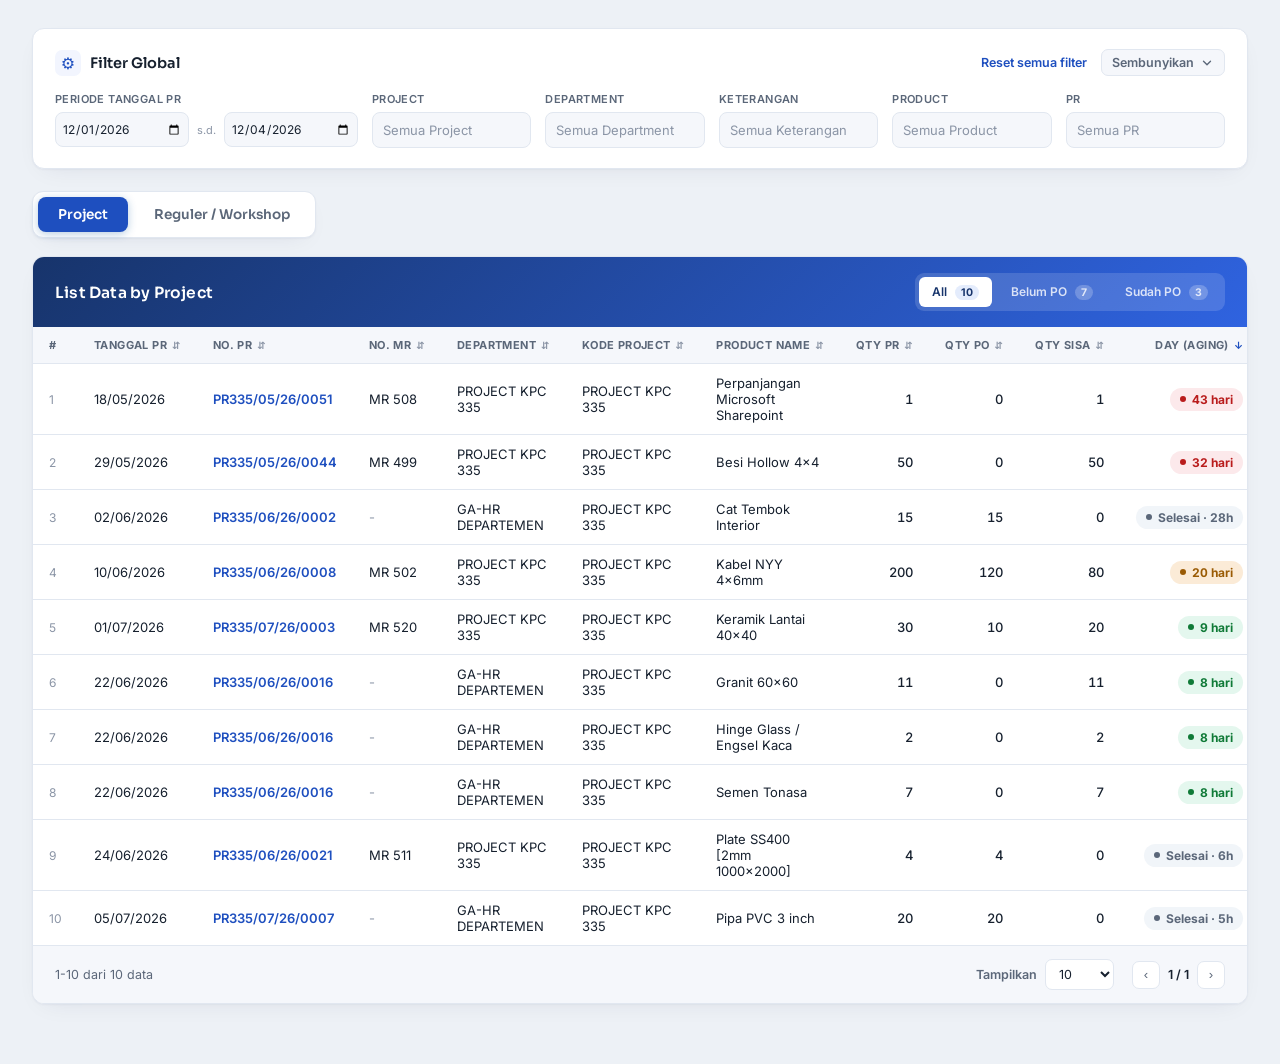
<file: pages/dashboard_outstanding_po_lama.html>
<!DOCTYPE html>
<html lang="id">
<head>
<meta charset="UTF-8">
<meta name="viewport" content="width=device-width, initial-scale=1.0">
<title>Dashboard Outstanding PO</title>
<link rel="preconnect" href="https://fonts.googleapis.com">
<link rel="preconnect" href="https://fonts.gstatic.com" crossorigin>
<link href="https://fonts.googleapis.com/css2?family=Sora:wght@400;500;600;700;800&family=Inter:wght@400;500;600;700&family=JetBrains+Mono:wght@500&display=swap" rel="stylesheet">
<style>
  :root{
    --bg:#EDF1F6;
    --surface:#FFFFFF;
    --surface-alt:#F5F7FB;
    --border:#E1E7F0;
    --ink:#16202E;
    --ink-soft:#5B6779;
    --ink-faint:#8B95A6;
    --blue-900:#122A55;
    --blue-800:#17346B;
    --blue-700:#1E4FBF;
    --blue-600:#2F63E0;
    --blue-500:#4C7EF2;
    --blue-100:#E4ECFC;
    --blue-50:#F2F5FE;
    --green-600:#0E9C6F;
    --green-100:#E4F7EE;
    --amber-600:#C7791F;
    --amber-100:#FBEBD7;
    --red-600:#DB4B5C;
    --red-100:#FCE9EB;
    --radius:12px;
    --shadow:0 1px 2px rgba(20,34,64,.04), 0 8px 24px -12px rgba(20,34,64,.10);
  }
  *{box-sizing:border-box;}
  body{
    margin:0;
    font-family:'Inter',system-ui,sans-serif;
    background:var(--bg);
    color:var(--ink);
    -webkit-font-smoothing:antialiased;
  }
  h1,h2,h3{font-family:'Sora',system-ui,sans-serif;}

  .wrap{max-width:1800px;margin:0 auto;padding:28px 32px 60px;}

  /* FILTER CARD */
  .filter-card{
    background:var(--surface);
    border:1px solid var(--border);
    border-radius:var(--radius);
    box-shadow:var(--shadow);
    padding:20px 22px;
    margin-bottom:22px;
  }
  .filter-head{
    display:flex;align-items:center;justify-content:space-between;
    margin-bottom:16px;
  }
  .filter-head-left{display:flex;align-items:center;gap:9px;}
  .filter-head-left .ic{
    width:26px;height:26px;border-radius:7px;background:var(--blue-50);
    display:flex;align-items:center;justify-content:center;color:var(--blue-700);
  }
  .filter-head h2{font-size:14.5px;margin:0;font-weight:600;color:var(--ink);}
  .filter-head-right{display:flex;align-items:center;gap:6px;}
  .filter-reset{
    font-size:12.5px;color:var(--blue-700);background:none;border:none;cursor:pointer;
    font-family:'Inter';font-weight:600;padding:4px 8px;border-radius:6px;
  }
  .filter-reset:hover{background:var(--blue-50);}
  .filter-toggle{
    display:flex;align-items:center;gap:6px;
    font-size:12.5px;color:var(--ink-soft);background:var(--surface-alt,#F3F5F8);
    border:1px solid var(--border);cursor:pointer;
    font-family:'Inter';font-weight:600;padding:5px 10px;border-radius:7px;
  }
  .filter-toggle:hover{border-color:var(--blue-500);color:var(--blue-700);}
  .filter-toggle svg{transition:.2s transform;flex-shrink:0;}
  .filter-toggle.collapsed svg{transform:rotate(-90deg);}
  .filter-grid{
    display:grid;
    grid-template-columns:1.9fr repeat(5,minmax(0,1fr));
    grid-template-rows:1fr;
    gap:14px;
    transition:.22s grid-template-rows, .22s opacity, .22s margin;
  }
  .filter-grid.collapsed{
    grid-template-rows:0fr;
    opacity:0;
    margin-top:-14px;
    overflow:hidden;
  }
  .filter-grid > .field{min-height:0;}
  .field label{
    display:block;font-size:11px;font-weight:600;color:var(--ink-soft);
    text-transform:uppercase;letter-spacing:.4px;margin-bottom:6px;
  }
  .dropdown{position:relative;}
  .dd-trigger{
    width:100%;text-align:left;
    background:var(--surface-alt);
    border:1px solid var(--border);
    border-radius:8px;
    padding:9px 10px;
    font-size:13px;
    color:var(--ink);
    cursor:pointer;
    display:flex;align-items:center;justify-content:space-between;
    font-family:'Inter';
    transition:.15s;
  }
  .dd-trigger:hover{border-color:var(--blue-500);background:#fff;}
  .dd-trigger.active{border-color:var(--blue-600);box-shadow:0 0 0 3px var(--blue-50);background:#fff;}
  .dd-trigger span.count{
    background:var(--blue-100);color:var(--blue-800);
    font-size:10.5px;font-weight:700;padding:1px 6px;border-radius:20px;margin-left:6px;
  }
  .dd-trigger .placeholder{color:var(--ink-faint);}
  .dd-panel{
    position:absolute;top:calc(100% + 6px);left:0;right:0;
    background:#fff;border:1px solid var(--border);border-radius:9px;
    box-shadow:0 10px 30px rgba(15,23,42,.12);
    z-index:40;max-height:230px;overflow-y:auto;padding:6px;
    display:none;
  }
  .dd-panel.open{display:block;}
  .dd-search{
    width:100%;border:1px solid var(--border);border-radius:6px;padding:7px 8px;
    font-size:12.5px;margin-bottom:6px;font-family:'Inter';outline:none;
  }
  .dd-search:focus{border-color:var(--blue-600);}
  .dd-opt{
    display:flex;align-items:center;gap:8px;padding:7px 8px;border-radius:6px;
    font-size:13px;cursor:pointer;
  }
  .dd-opt:hover{background:var(--blue-50);}
  .dd-opt input{accent-color:var(--blue-700);}
  .date-range{display:flex;gap:8px;align-items:center;}
  .date-range input{
    flex:1 1 0;min-width:0;width:100%;border:1px solid var(--border);background:var(--surface-alt);
    border-radius:8px;padding:8px 6px;font-size:12px;font-family:'Inter';color:var(--ink);
  }
  .date-range input:focus{outline:none;border-color:var(--blue-600);background:#fff;}
  .date-sep{color:var(--ink-faint);font-size:11px;flex:0 0 auto;}

  /* TABS */
  .tabs{
    display:flex;gap:6px;background:var(--surface);
    border:1px solid var(--border);border-radius:11px;padding:5px;
    width:fit-content;margin-bottom:18px;box-shadow:var(--shadow);
  }
  .tab-btn{
    border:none;background:none;padding:9px 20px;border-radius:8px;
    font-family:'Sora';font-weight:600;font-size:13.5px;color:var(--ink-soft);
    cursor:pointer;transition:.15s;
  }
  .tab-btn.active{background:var(--blue-700);color:#fff;box-shadow:0 2px 8px rgba(21,94,158,.3);}
  .tab-btn:not(.active):hover{background:var(--surface-alt);color:var(--ink);}

  .panel{display:none;}
  .panel.active{display:block;}

  /* GRID CARD */
  .grid-card{
    background:var(--surface);border:1px solid var(--border);
    border-radius:var(--radius);box-shadow:var(--shadow);overflow:hidden;
  }
  .grid-head{
    background:linear-gradient(135deg,var(--blue-800),var(--blue-600));
    padding:16px 22px;display:flex;align-items:center;justify-content:space-between;
  }
  .grid-head h3{color:#fff;margin:0;font-size:15.5px;font-weight:600;letter-spacing:.2px;}
  .status-pills{display:flex;gap:6px;background:rgba(255,255,255,.14);padding:4px;border-radius:9px;}
  .status-pill{
    border:none;background:none;padding:7px 13px;border-radius:6px;
    font-size:12px;font-weight:600;color:rgba(255,255,255,.8);cursor:pointer;
    font-family:'Inter';transition:.15s;
  }
  .status-pill.active{background:#fff;color:var(--blue-800);}
  .pill-count{
    display:inline-block;min-width:18px;text-align:center;
    margin-left:5px;padding:1px 6px;border-radius:20px;
    font-size:10.5px;font-weight:700;
    background:rgba(255,255,255,.22);color:inherit;
  }
  .status-pill.active .pill-count{background:var(--blue-100);color:var(--blue-800);}

  .table-scroll{overflow-x:auto;}
  table{width:100%;border-collapse:collapse;font-size:13px;}
  thead th{
    background:var(--surface-alt);
    text-align:left;padding:11px 16px;
    font-size:11px;font-weight:700;color:var(--ink-soft);
    text-transform:uppercase;letter-spacing:.4px;
    border-bottom:1px solid var(--border);
    white-space:nowrap;cursor:pointer;user-select:none;
    position:relative;
  }
  thead th:hover{color:var(--blue-700);background:#EAF0F8;}
  thead th .th-flex{display:flex;align-items:center;gap:5px;}
  thead th .sort-ic{font-size:10px;color:var(--ink-faint);}
  thead th.sorted .sort-ic{color:var(--blue-700);}
  tbody td{
    padding:11px 16px;border-bottom:1px solid var(--border);
    color:var(--ink);overflow-wrap:anywhere;word-break:break-word;
  }
  tbody td.nowrap, tbody td.num, tbody td.link-cell, tbody td.idx{white-space:nowrap;}
  tbody tr:hover{background:var(--blue-50);}
  tbody tr:last-child td{border-bottom:none;}
  .num{text-align:right;font-variant-numeric:tabular-nums;font-weight:500;}
  .link-cell{color:var(--blue-700);font-weight:600;cursor:pointer;}
  .link-cell:hover{text-decoration:underline;}
  .muted{color:var(--ink-faint);}
  .idx{color:var(--ink-faint);font-size:12px;}

  .aging{
    display:inline-flex;align-items:center;gap:6px;padding:4px 10px;
    border-radius:20px;font-size:12px;font-weight:700;
  }
  .aging.ok{background:var(--green-100);color:#0f7a37;}
  .aging.warn{background:var(--amber-100);color:#9a5b04;}
  .aging.late{background:var(--red-100);color:#b91c1c;}
  .aging.done{background:#F1F5F9;color:var(--ink-soft);}
  .aging .dotb{width:6px;height:6px;border-radius:50%;background:currentColor;}

  .grid-foot{
    display:flex;align-items:center;justify-content:space-between;
    padding:13px 22px;border-top:1px solid var(--border);background:var(--surface-alt);
    gap:14px;flex-wrap:wrap;
  }
  .grid-foot .count{font-size:12.5px;color:var(--ink-soft);}
  .foot-right{display:flex;align-items:center;gap:18px;}
  .page-size{display:flex;align-items:center;gap:8px;}
  .page-size label{font-size:12.5px;color:var(--ink-soft);font-weight:600;white-space:nowrap;}
  .page-size select{
    border:1px solid var(--border);background:#fff;border-radius:7px;
    padding:6px 9px;font-size:12.5px;font-family:'Inter';color:var(--ink);
    cursor:pointer;
  }
  .page-size select:focus{outline:none;border-color:var(--blue-600);}
  .pager{display:flex;align-items:center;gap:8px;}
  .pager button{
    width:28px;height:28px;border-radius:7px;border:1px solid var(--border);
    background:#fff;color:var(--ink-soft);cursor:pointer;display:flex;align-items:center;justify-content:center;
  }
  .pager button:hover{border-color:var(--blue-600);color:var(--blue-700);}
  .pager span{font-size:12.5px;color:var(--ink);font-weight:600;}

  .empty{padding:50px 20px;text-align:center;color:var(--ink-soft);}
  .empty .ic{font-size:30px;margin-bottom:8px;}

  @media(max-width:1100px){
    .filter-grid{grid-template-columns:repeat(3,minmax(0,1fr));}
  }
  @media(max-width:640px){
    .filter-grid{grid-template-columns:repeat(1,minmax(0,1fr));}
    .wrap{padding:20px 14px 40px;}
  }
</style>
</head>
<body>

<div class="wrap">

  <!-- FILTER GLOBAL -->
  <div class="filter-card">
    <div class="filter-head">
      <div class="filter-head-left">
        <div class="ic">&#9881;</div>
        <h2>Filter Global</h2>
      </div>
      <div class="filter-head-right">
        <button class="filter-reset" id="resetBtn">Reset semua filter</button>
        <button class="filter-toggle" id="filterToggleBtn" aria-expanded="true">
          <span id="filterToggleLabel">Sembunyikan</span>
          <svg id="filterToggleIcon" width="14" height="14" viewBox="0 0 24 24" fill="none" stroke="currentColor" stroke-width="2.3" stroke-linecap="round" stroke-linejoin="round"><path d="M6 9l6 6 6-6"/></svg>
        </button>
      </div>
    </div>
    <div class="filter-grid" id="filterGrid">
      <div class="field">
        <label>Periode Tanggal PR</label>
        <div class="date-range">
          <input type="date" id="dateFrom">
          <span class="date-sep">s.d.</span>
          <input type="date" id="dateTo">
        </div>
      </div>
      <div class="field" id="fProject"></div>
      <div class="field" id="fDepartment"></div>
      <div class="field" id="fPic"></div>
      <div class="field" id="fProduct"></div>
      <div class="field" id="fPr"></div>
    </div>
  </div>

  <!-- TABS -->
  <div class="tabs">
    <button class="tab-btn active" data-tab="project">Project</button>
    <button class="tab-btn" data-tab="reguler">Reguler / Workshop</button>
  </div>

  <!-- PROJECT PANEL -->
  <div class="panel active" id="panel-project">
    <div class="grid-card">
      <div class="grid-head">
        <h3>List Data by Project</h3>
        <div class="status-pills" id="statusPills-project">
          <button class="status-pill active" data-status="all">All <span class="pill-count" id="cnt-project-all"></span></button>
          <button class="status-pill" data-status="pending">Belum PO <span class="pill-count" id="cnt-project-pending"></span></button>
          <button class="status-pill" data-status="done">Sudah PO <span class="pill-count" id="cnt-project-done"></span></button>
        </div>
      </div>
      <div class="table-scroll">
        <table>
          <thead><tr id="thead-project"></tr></thead>
          <tbody id="tbody-project"></tbody>
        </table>
      </div>
      <div class="grid-foot">
        <span class="count" id="count-project"></span>
        <div class="foot-right">
          <div class="page-size">
            <label for="pageSize-project">Tampilkan</label>
            <select id="pageSize-project">
              <option value="10">10</option>
              <option value="50">50</option>
              <option value="100">100</option>
              <option value="500">500</option>
              <option value="1000">1000</option>
              <option value="all">All</option>
            </select>
          </div>
          <div class="pager"><button>&lsaquo;</button><span id="page-project">1 / 1</span><button>&rsaquo;</button></div>
        </div>
      </div>
    </div>
  </div>

  <!-- REGULER PANEL -->
  <div class="panel" id="panel-reguler">
    <div class="grid-card">
      <div class="grid-head">
        <h3>List Data Reguler / Workshop</h3>
        <div class="status-pills" id="statusPills-reguler">
          <button class="status-pill active" data-status="all">All <span class="pill-count" id="cnt-reguler-all"></span></button>
          <button class="status-pill" data-status="pending">Belum PO <span class="pill-count" id="cnt-reguler-pending"></span></button>
          <button class="status-pill" data-status="done">Sudah PO <span class="pill-count" id="cnt-reguler-done"></span></button>
        </div>
      </div>
      <div class="table-scroll">
        <table>
          <thead><tr id="thead-reguler"></tr></thead>
          <tbody id="tbody-reguler"></tbody>
        </table>
      </div>
      <div class="grid-foot">
        <span class="count" id="count-reguler"></span>
        <div class="foot-right">
          <div class="page-size">
            <label for="pageSize-reguler">Tampilkan</label>
            <select id="pageSize-reguler">
              <option value="10">10</option>
              <option value="50">50</option>
              <option value="100">100</option>
              <option value="500">500</option>
              <option value="1000">1000</option>
              <option value="all">All</option>
            </select>
          </div>
          <div class="pager"><button>&lsaquo;</button><span id="page-reguler">1 / 1</span><button>&rsaquo;</button></div>
        </div>
      </div>
    </div>
  </div>

</div>

<script>

// ---------- MOCK DATA (mengikuti struktur kolom pada spesifikasi) ----------
const projectData = [
  {tgl:'2026-05-18', pr:'PR335/05/26/0051', mr:'MR 508', dept:'PROJECT KPC 335', kode:'PROJECT KPC 335', produk:'Perpanjangan Microsoft Sharepoint', qtyPR:1, qtyPO:0, day:43},
  {tgl:'2026-06-22', pr:'PR335/06/26/0016', mr:'-', dept:'GA-HR DEPARTEMEN', kode:'PROJECT KPC 335', produk:'Granit 60x60', qtyPR:11, qtyPO:0, day:8},
  {tgl:'2026-06-22', pr:'PR335/06/26/0016', mr:'-', dept:'GA-HR DEPARTEMEN', kode:'PROJECT KPC 335', produk:'Hinge Glass / Engsel Kaca', qtyPR:2, qtyPO:0, day:8},
  {tgl:'2026-06-22', pr:'PR335/06/26/0016', mr:'-', dept:'GA-HR DEPARTEMEN', kode:'PROJECT KPC 335', produk:'Semen Tonasa', qtyPR:7, qtyPO:0, day:8},
  {tgl:'2026-06-24', pr:'PR335/06/26/0021', mr:'MR 511', dept:'PROJECT KPC 335', kode:'PROJECT KPC 335', produk:'Plate SS400 [2mm 1000x2000]', qtyPR:4, qtyPO:4, day:6},
  {tgl:'2026-06-10', pr:'PR335/06/26/0008', mr:'MR 502', dept:'PROJECT KPC 335', kode:'PROJECT KPC 335', produk:'Kabel NYY 4x6mm', qtyPR:200, qtyPO:120, day:20},
  {tgl:'2026-06-02', pr:'PR335/06/26/0002', mr:'-', dept:'GA-HR DEPARTEMEN', kode:'PROJECT KPC 335', produk:'Cat Tembok Interior', qtyPR:15, qtyPO:15, day:28},
  {tgl:'2026-05-29', pr:'PR335/05/26/0044', mr:'MR 499', dept:'PROJECT KPC 335', kode:'PROJECT KPC 335', produk:'Besi Hollow 4x4', qtyPR:50, qtyPO:0, day:32},
  {tgl:'2026-07-01', pr:'PR335/07/26/0003', mr:'MR 520', dept:'PROJECT KPC 335', kode:'PROJECT KPC 335', produk:'Keramik Lantai 40x40', qtyPR:30, qtyPO:10, day:9},
  {tgl:'2026-07-05', pr:'PR335/07/26/0007', mr:'-', dept:'GA-HR DEPARTEMEN', kode:'PROJECT KPC 335', produk:'Pipa PVC 3 inch', qtyPR:20, qtyPO:20, day:5},
];

const regulerData = [
  {tgl:'2026-04-22', pr:'PR2604044/STU/GA', pic:'Adika', dept:'GA-HR DEPARTEMEN', kode:'-', produk:'Anker Power Conf [A3301]', qtyPR:1, qtyPO:0, day:69},
  {tgl:'2026-06-03', pr:'PR2606005/STU/GA', pic:'Adika', dept:'GA-HR DEPARTEMEN', kode:'-', produk:'Plastik File (PP Pocket) - Bambi', qtyPR:2, qtyPO:0, day:27},
  {tgl:'2026-06-09', pr:'PR2606018/STU/GA', pic:'Syaffi', dept:'GA-HR DEPARTEMEN', kode:'-', produk:'Direct Thermal Sticker [58x40mm x1line] - Eprint', qtyPR:5, qtyPO:0, day:21},
  {tgl:'2026-06-10', pr:'PR2606021/STU/PST', pic:'Irfan', dept:'PUSAT', kode:'-', produk:'Insert - CNMG [IC907]', qtyPR:150, qtyPO:0, day:20},
  {tgl:'2026-06-10', pr:'PR2606021/STU/PST', pic:'Irfan', dept:'PUSAT', kode:'-', produk:'Insert - DNMG - Carbide [150404TF]', qtyPR:150, qtyPO:0, day:20},
  {tgl:'2026-06-15', pr:'PR2606030/STU/PST', pic:'Budi', dept:'PUSAT', kode:'-', produk:'Sarung Tangan Safety', qtyPR:24, qtyPO:24, day:15},
  {tgl:'2026-05-20', pr:'PR2605012/STU/GA', pic:'Adika', dept:'GA-HR DEPARTEMEN', kode:'-', produk:'Tinta Printer Epson 003', qtyPR:6, qtyPO:6, day:41},
  {tgl:'2026-07-02', pr:'PR2607002/STU/PST', pic:'Irfan', dept:'PUSAT', kode:'-', produk:'Mata Bor HSS 10mm', qtyPR:10, qtyPO:4, day:8},
  {tgl:'2026-06-28', pr:'PR2606044/STU/GA', pic:'Syaffi', dept:'GA-HR DEPARTEMEN', kode:'-', produk:'Kertas A4 80gr', qtyPR:40, qtyPO:40, day:12},
  {tgl:'2026-07-10', pr:'PR2607010/STU/PST', pic:'Budi', dept:'PUSAT', kode:'-', produk:'Oli Mesin 10W-40', qtyPR:12, qtyPO:0, day:1},
];

projectData.forEach(r=>r.qtySisa = Math.max(r.qtyPR-r.qtyPO,0));
regulerData.forEach(r=>r.qtySisa = Math.max(r.qtyPR-r.qtyPO,0));

function fmtDate(iso){
  const d=new Date(iso+'T00:00:00');
  return d.toLocaleDateString('id-ID',{day:'2-digit',month:'2-digit',year:'numeric'});
}
function agingBadge(day, sisa){
  if(sisa===0) return `<span class="aging done"><span class="dotb"></span>Selesai · ${day}h</span>`;
  let cls='ok'; if(day>30) cls='late'; else if(day>=15) cls='warn';
  return `<span class="aging ${cls}"><span class="dotb"></span>${day} hari</span>`;
}

// ---------- CONFIG PER TAB ----------
const configs = {
  project: {
    data: projectData,
    columns: [
      {key:'tgl', label:'Tanggal PR', type:'date'},
      {key:'pr', label:'No. PR', type:'link'},
      {key:'mr', label:'No. MR', type:'text'},
      {key:'dept', label:'Department', type:'text'},
      {key:'kode', label:'Kode Project', type:'text'},
      {key:'produk', label:'Product Name', type:'text'},
      {key:'qtyPR', label:'Qty PR', type:'num'},
      {key:'qtyPO', label:'Qty PO', type:'num'},
      {key:'qtySisa', label:'Qty Sisa', type:'num'},
      {key:'day', label:'Day (Aging)', type:'aging'},
    ],
    state:{sortKey:'day', sortDir:'desc', status:'all', page:1, pageSize:10}
  },
  reguler: {
    data: regulerData,
    columns: [
      {key:'tgl', label:'Tanggal PR', type:'date'},
      {key:'pr', label:'No. PR', type:'link'},
      {key:'pic', label:'Keterangan', type:'text'},
      {key:'dept', label:'Department', type:'text'},
      {key:'produk', label:'Product Name', type:'text'},
      {key:'qtyPR', label:'Qty PR', type:'num'},
      {key:'qtyPO', label:'Qty PO', type:'num'},
      {key:'qtySisa', label:'Qty Sisa', type:'num'},
      {key:'day', label:'Day (Aging)', type:'aging'},
    ],
    state:{sortKey:'day', sortDir:'desc', status:'all', page:1, pageSize:10}
  }
};

function renderHead(tabKey){
  const cfg = configs[tabKey];
  const th = document.getElementById('thead-'+tabKey);
  th.innerHTML = '<th style="width:34px">#</th>' + cfg.columns.map(c=>{
    const sorted = cfg.state.sortKey===c.key;
    const arrow = sorted ? (cfg.state.sortDir==='asc'?'&uarr;':'&darr;') : '&#8693;';
    const align = c.type==='num'||c.type==='aging' ? 'text-align:right' : '';
    return `<th data-key="${c.key}" class="${sorted?'sorted':''}" style="${align}"><span class="th-flex" style="${c.type==='num'||c.type==='aging'?'justify-content:flex-end':''}">${c.label}<span class="sort-ic">${arrow}</span></span></th>`;
  }).join('');
  th.querySelectorAll('th[data-key]').forEach(el=>{
    el.addEventListener('click',()=>{
      const key = el.dataset.key;
      if(cfg.state.sortKey===key){cfg.state.sortDir = cfg.state.sortDir==='asc'?'desc':'asc';}
      else {cfg.state.sortKey=key; cfg.state.sortDir='asc';}
      cfg.state.page=1;
      renderHead(tabKey); renderBody(tabKey);
    });
  });
}

function getFiltered(tabKey){
  const cfg = configs[tabKey];
  let rows = cfg.data.slice();
  if(cfg.state.status==='pending') rows = rows.filter(r=>r.qtySisa>0);
  if(cfg.state.status==='done') rows = rows.filter(r=>r.qtySisa===0);
  rows.sort((a,b)=>{
    let va=a[cfg.state.sortKey], vb=b[cfg.state.sortKey];
    if(typeof va==='string') { va=va.toLowerCase(); vb=vb.toLowerCase(); }
    if(va<vb) return cfg.state.sortDir==='asc'?-1:1;
    if(va>vb) return cfg.state.sortDir==='asc'?1:-1;
    return 0;
  });
  return rows;
}

function updatePillCounts(tabKey){
  const cfg = configs[tabKey];
  const all = cfg.data.length;
  const pending = cfg.data.filter(r=>r.qtySisa>0).length;
  const done = cfg.data.filter(r=>r.qtySisa===0).length;
  document.getElementById(`cnt-${tabKey}-all`).textContent = all;
  document.getElementById(`cnt-${tabKey}-pending`).textContent = pending;
  document.getElementById(`cnt-${tabKey}-done`).textContent = done;
}

function renderBody(tabKey){
  const cfg = configs[tabKey];
  updatePillCounts(tabKey);
  const rows = getFiltered(tabKey);
  const pageSize = cfg.state.pageSize==='all' ? rows.length : cfg.state.pageSize;
  const totalPages = pageSize>0 ? Math.max(1, Math.ceil(rows.length/pageSize)) : 1;
  if(cfg.state.page>totalPages) cfg.state.page=totalPages;
  const start = (cfg.state.page-1)*pageSize;
  const pageRows = pageSize>0 ? rows.slice(start, start+pageSize) : rows;

  const tbody = document.getElementById('tbody-'+tabKey);
  if(pageRows.length===0){
    tbody.innerHTML = `<tr><td colspan="${cfg.columns.length+1}"><div class="empty"><div class="ic">&#128203;</div>Tidak ada data outstanding untuk filter ini.</div></td></tr>`;
  } else {
    tbody.innerHTML = pageRows.map((r,i)=>{
      const cells = cfg.columns.map(c=>{
        if(c.type==='date') return `<td>${fmtDate(r[c.key])}</td>`;
        if(c.type==='link') return `<td class="link-cell">${r[c.key]}</td>`;
        if(c.type==='num') return `<td class="num">${r[c.key].toLocaleString('id-ID')}</td>`;
        if(c.type==='aging') return `<td class="num">${agingBadge(r.day, r.qtySisa)}</td>`;
        return `<td>${r[c.key]==='-'?'<span class="muted">-</span>':r[c.key]}</td>`;
      }).join('');
      return `<tr><td class="idx">${start+i+1}</td>${cells}</tr>`;
    }).join('');
  }
  document.getElementById('count-'+tabKey).textContent = `${rows.length===0?0:start+1}-${Math.min(start+pageSize,rows.length)} dari ${rows.length} data`;
  document.getElementById('page-'+tabKey).textContent = `${cfg.state.page} / ${totalPages}`;

  const footBtns = document.querySelectorAll(`#panel-${tabKey} .pager button`);
  footBtns[0].onclick = ()=>{ if(cfg.state.page>1){cfg.state.page--; renderBody(tabKey);} };
  footBtns[1].onclick = ()=>{ if(cfg.state.page<totalPages){cfg.state.page++; renderBody(tabKey);} };
}

// page size selector
['project','reguler'].forEach(tabKey=>{
  const sel = document.getElementById('pageSize-'+tabKey);
  sel.value = String(configs[tabKey].state.pageSize);
  sel.addEventListener('change', ()=>{
    const v = sel.value;
    configs[tabKey].state.pageSize = v==='all' ? 'all' : parseInt(v,10);
    configs[tabKey].state.page = 1;
    renderBody(tabKey);
  });
});

// status pills
['project','reguler'].forEach(tabKey=>{
  document.querySelectorAll(`#statusPills-${tabKey} .status-pill`).forEach(btn=>{
    btn.addEventListener('click',()=>{
      document.querySelectorAll(`#statusPills-${tabKey} .status-pill`).forEach(b=>b.classList.remove('active'));
      btn.classList.add('active');
      configs[tabKey].state.status = btn.dataset.status;
      configs[tabKey].state.page = 1;
      renderBody(tabKey);
    });
  });
});

// tabs switch
document.querySelectorAll('.tab-btn').forEach(btn=>{
  btn.addEventListener('click',()=>{
    document.querySelectorAll('.tab-btn').forEach(b=>b.classList.remove('active'));
    document.querySelectorAll('.panel').forEach(p=>p.classList.remove('active'));
    btn.classList.add('active');
    document.getElementById('panel-'+btn.dataset.tab).classList.add('active');
  });
});

// ---------- FILTER GLOBAL (multi-select dropdowns) ----------
function uniqueValues(key){
  const set = new Set();
  [...projectData, ...regulerData].forEach(r=>{ if(r[key] && r[key]!=='-') set.add(r[key]); });
  return Array.from(set).sort();
}
const filterDefs = [
  {id:'fProject', label:'Project', options: uniqueValues('kode')},
  {id:'fDepartment', label:'Department', options: uniqueValues('dept')},
  {id:'fPic', label:'Keterangan', options: Array.from(new Set(regulerData.map(r=>r.pic))).sort()},
  {id:'fProduct', label:'Product', options: uniqueValues('produk')},
  {id:'fPr', label:'PR', options: Array.from(new Set([...projectData,...regulerData].map(r=>r.pr))).sort()},
];
const selectedFilters = {};

filterDefs.forEach(def=>{
  selectedFilters[def.id] = new Set();
  const container = document.getElementById(def.id);
  container.innerHTML = `
    <label>${def.label}</label>
    <div class="dropdown">
      <button type="button" class="dd-trigger" id="${def.id}-trigger">
        <span class="placeholder">Semua ${def.label}</span>
      </button>
      <div class="dd-panel" id="${def.id}-panel">
        <input type="text" class="dd-search" placeholder="Cari ${def.label.toLowerCase()}...">
        <div class="dd-opts"></div>
      </div>
    </div>`;
  const opts = container.querySelector('.dd-opts');
  def.options.forEach(opt=>{
    const row = document.createElement('label');
    row.className='dd-opt';
    row.innerHTML = `<input type="checkbox" value="${opt}"><span>${opt}</span>`;
    row.querySelector('input').addEventListener('change', e=>{
      if(e.target.checked) selectedFilters[def.id].add(opt);
      else selectedFilters[def.id].delete(opt);
      updateTriggerLabel(def);
    });
    opts.appendChild(row);
  });
  const search = container.querySelector('.dd-search');
  search.addEventListener('input', ()=>{
    const q = search.value.toLowerCase();
    opts.querySelectorAll('.dd-opt').forEach(r=>{
      r.style.display = r.textContent.toLowerCase().includes(q) ? 'flex' : 'none';
    });
  });
  const trigger = container.querySelector('.dd-trigger');
  const panel = container.querySelector('.dd-panel');
  trigger.addEventListener('click', e=>{
    e.stopPropagation();
    document.querySelectorAll('.dd-panel.open').forEach(p=>{ if(p!==panel){p.classList.remove('open'); p.closest('.dropdown').querySelector('.dd-trigger').classList.remove('active');}});
    panel.classList.toggle('open');
    trigger.classList.toggle('active');
  });
});
document.addEventListener('click', ()=>{
  document.querySelectorAll('.dd-panel.open').forEach(p=>p.classList.remove('open'));
  document.querySelectorAll('.dd-trigger.active').forEach(t=>t.classList.remove('active'));
});
function updateTriggerLabel(def){
  const trigger = document.getElementById(def.id+'-trigger');
  const n = selectedFilters[def.id].size;
  trigger.innerHTML = n===0
    ? `<span class="placeholder">Semua ${def.label}</span>`
    : `<span>${Array.from(selectedFilters[def.id]).slice(0,1).join(', ')}${n>1?` +${n-1} lainnya`:''}</span><span class="count">${n}</span>`;
}
document.getElementById('resetBtn').addEventListener('click', ()=>{
  filterDefs.forEach(def=>{
    selectedFilters[def.id].clear();
    document.querySelectorAll(`#${def.id} .dd-opt input`).forEach(i=>i.checked=false);
    updateTriggerLabel(def);
  });
  document.getElementById('dateFrom').value='';
  document.getElementById('dateTo').value='';
});

// show/hide filter panel
const filterToggleBtn = document.getElementById('filterToggleBtn');
const filterGrid = document.getElementById('filterGrid');
const filterToggleLabel = document.getElementById('filterToggleLabel');
filterToggleBtn.addEventListener('click', ()=>{
  const collapsed = filterGrid.classList.toggle('collapsed');
  filterToggleBtn.classList.toggle('collapsed', collapsed);
  filterToggleBtn.setAttribute('aria-expanded', String(!collapsed));
  filterToggleLabel.textContent = collapsed ? 'Tampilkan' : 'Sembunyikan';
});

// default periode: bulan berjalan
(function setDefaultPeriod(){
  const now = new Date();
  const first = new Date(now.getFullYear(), now.getMonth(), 1);
  document.getElementById('dateFrom').valueAsDate = first;
  document.getElementById('dateTo').valueAsDate = now;
})();

// init
['project','reguler'].forEach(tabKey=>{ renderHead(tabKey); renderBody(tabKey); });
</script>
</body>
</html>
</file>
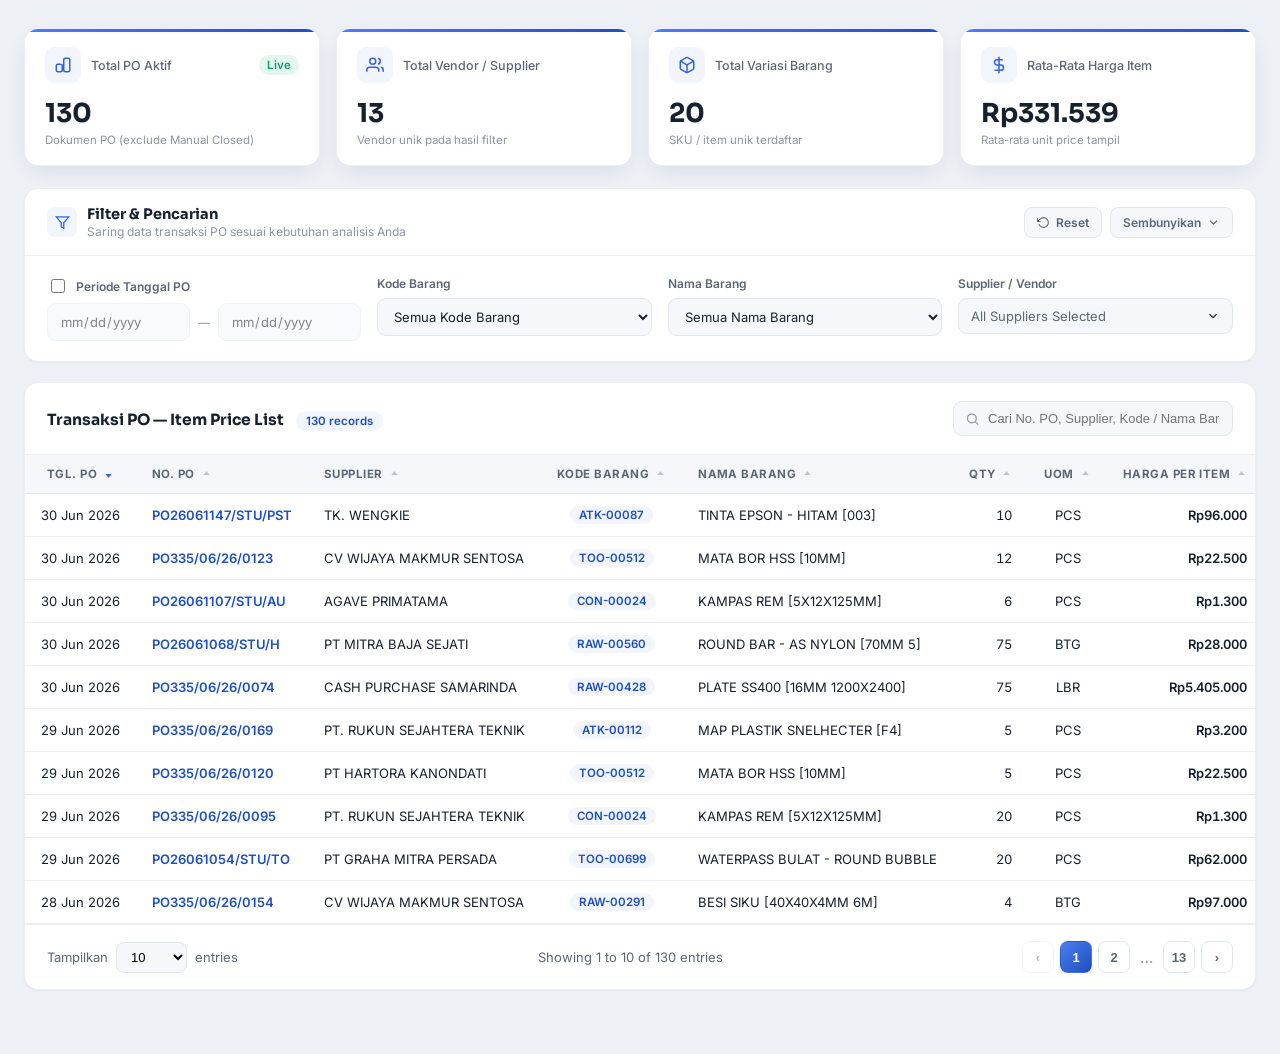
<file: pages/Dashboard_Vendor_Item_Price_List.html>
<!DOCTYPE html>
<html lang="id">
<head>
<meta charset="UTF-8">
<meta name="viewport" content="width=device-width, initial-scale=1.0">
<title>Vendor Item Price List — Dashboard</title>
<link rel="preconnect" href="https://fonts.googleapis.com">
<link rel="preconnect" href="https://fonts.gstatic.com" crossorigin>
<link href="https://fonts.googleapis.com/css2?family=Sora:wght@400;500;600;700;800&family=Inter:wght@400;500;600;700&family=JetBrains+Mono:wght@500&display=swap" rel="stylesheet">
<style>
  :root{
    --bg:#EDF1F6;
    --surface:#FFFFFF;
    --surface-alt:#F5F7FB;
    --border:#E1E7F0;
    --border-soft:#EBEFF5;
    --text-primary:#16202E;
    --text-secondary:#5B6779;
    --text-muted:#8B95A6;
    --navy:#122A55;
    --navy-soft:#17346B;
    --blue-700:#1E4FBF;
    --blue-600:#2F63E0;
    --blue-500:#4C7EF2;
    --blue-100:#E4ECFC;
    --blue-50:#F2F5FE;
    --success:#0E9C6F;
    --success-bg:#E4F7EE;
    --danger:#DB4B5C;
    --danger-bg:#FCE9EB;
    --radius:14px;
    --shadow-sm:0 1px 2px rgba(20,34,64,.05);
    --shadow-md:0 8px 24px -8px rgba(20,34,64,.14);
  }
  *{box-sizing:border-box;}
  body{margin:0;background:var(--bg);font-family:'Inter',sans-serif;color:var(--text-primary);}
  .app{max-width:1800px;margin:0 auto;padding:0 24px 64px;}

  /* ---------- HERO / TOPBAR ---------- */
  /* ---------- KPI CARDS ---------- */
  .kpi-row{
    position:relative;
    margin-top:28px;
    display:grid;
    grid-template-columns:repeat(4,1fr);
    gap:16px;
    z-index:2;
  }
  .kpi-card{
    background:var(--surface);
    border-radius:var(--radius);
    padding:18px 20px;
    box-shadow:var(--shadow-md);
    border:1px solid var(--border-soft);
    position:relative;
    overflow:hidden;
  }
  .kpi-card::after{
    content:"";position:absolute;top:0;left:0;right:0;height:3px;
    background:linear-gradient(90deg,var(--blue-500),var(--blue-700));
  }
  .kpi-top{display:flex;align-items:center;gap:10px;}
  .kpi-icon{
    width:36px;height:36px;border-radius:9px;background:var(--blue-50);
    display:flex;align-items:center;justify-content:center;color:var(--blue-600);
    flex-shrink:0;
  }
  .kpi-icon svg{width:18px;height:18px;}
  .kpi-label{font-size:12.5px;color:var(--text-secondary);font-weight:500;flex:1;min-width:0;}
  .kpi-trend{font-size:11.5px;font-weight:600;padding:3px 8px;border-radius:999px;display:flex;align-items:center;gap:3px;flex-shrink:0;margin-left:auto;}
  .kpi-trend.up{color:var(--success);background:var(--success-bg);}
  .kpi-trend.down{color:var(--danger);background:var(--danger-bg);}
  .kpi-value{font-family:'Sora',sans-serif;font-size:26px;font-weight:700;margin-top:14px;color:var(--text-primary);}
  .kpi-sub{font-size:11.5px;color:var(--text-muted);margin-top:3px;}

  /* ---------- FILTER PANEL ---------- */
  .panel{
    background:var(--surface);
    border-radius:var(--radius);
    border:1px solid var(--border-soft);
    box-shadow:var(--shadow-sm);
    margin-top:22px;
  }
  .panel-header{
    display:flex;align-items:center;justify-content:space-between;
    padding:16px 22px;border-bottom:1px solid var(--border-soft);
  }
  .panel-title{display:flex;align-items:center;gap:10px;}
  .panel-title-ic{
    width:30px;height:30px;border-radius:8px;background:var(--blue-50);color:var(--blue-600);
    display:flex;align-items:center;justify-content:center;
  }
  .panel-title-ic svg{width:15px;height:15px;}
  .panel-title h3{margin:0;font-size:14.5px;font-weight:700;font-family:'Sora',sans-serif;}
  .panel-title span{display:block;font-size:12px;color:var(--text-muted);margin-top:1px;}
  .btn-toggle-filter{
    display:inline-flex;align-items:center;gap:6px;border:1px solid var(--border);background:var(--surface-alt);
    color:var(--text-secondary);font-family:'Inter',sans-serif;font-size:12px;font-weight:600;border-radius:8px;
    padding:7px 12px;cursor:pointer;transition:.15s;flex-shrink:0;
  }
  .btn-toggle-filter:hover{border-color:var(--blue-500);color:var(--blue-700);background:var(--blue-50);}
  .btn-toggle-filter svg{transition:.2s transform;flex-shrink:0;}
  .btn-toggle-filter.collapsed svg{transform:rotate(-90deg);}
  .filter-body{
    display:grid;grid-template-rows:1fr;
    transition:.22s grid-template-rows, .22s opacity;
  }
  .filter-body.collapsed{grid-template-rows:0fr;opacity:0;}
  .filter-body-inner{min-height:0;}
  .filter-body.collapsed .filter-body-inner{overflow:hidden;}
  .filter-grid{
    display:grid;grid-template-columns:repeat(4,1fr);gap:16px;
    padding:20px 22px;
  }
  .field label{
    font-size:12px;font-weight:600;color:var(--text-secondary);
    display:flex;align-items:center;gap:6px;margin-bottom:7px;
  }
  .field .checkline{display:flex;align-items:center;gap:8px;margin-bottom:7px;}
  .field .checkline input{accent-color:var(--blue-600);width:14px;height:14px;}
  .field .checkline label{margin:0;}
  .control{
    width:100%;
    border:1px solid var(--border);
    background:var(--surface-alt);
    border-radius:9px;
    padding:9px 12px;
    font-size:13px;
    font-family:'Inter',sans-serif;
    color:var(--text-primary);
    transition:.15s;
  }
  .control:focus{outline:none;border-color:var(--blue-500);background:#fff;box-shadow:0 0 0 3px var(--blue-100);}
  .control:disabled{opacity:.55;cursor:not-allowed;}
  .date-row{display:flex;align-items:center;gap:8px;}
  .date-row span{color:var(--text-muted);font-size:12px;}

  /* multi-select supplier */
  .msel{position:relative;}
  .msel-box{
    display:flex;align-items:center;justify-content:space-between;cursor:pointer;
  }
  .msel-box .txt{color:var(--text-secondary);overflow:hidden;text-overflow:ellipsis;white-space:nowrap;}
  .msel-dd{
    position:absolute;top:calc(100% + 6px);left:0;right:0;z-index:30;
    background:#fff;border:1px solid var(--border);border-radius:10px;
    box-shadow:var(--shadow-md);padding:10px;display:none;max-height:260px;overflow:auto;
  }
  .msel-dd.open{display:block;}
  .msel-search{margin-bottom:8px;}
  .msel-item{display:flex;align-items:center;gap:9px;padding:7px 6px;border-radius:7px;font-size:13px;cursor:pointer;}
  .msel-item:hover{background:var(--surface-alt);}
  .msel-item input{accent-color:var(--blue-600);width:14px;height:14px;}
  .msel-sep{height:1px;background:var(--border-soft);margin:6px 0;}
  .msel-selectall{font-weight:600;color:var(--blue-700);}

  .panel-header-actions{display:flex;align-items:center;gap:8px;flex-shrink:0;}
  .btn-reset-filter{
    display:inline-flex;align-items:center;gap:6px;border:1px solid var(--border);background:var(--surface-alt);
    color:var(--text-secondary);font-family:'Inter',sans-serif;font-size:12px;font-weight:600;border-radius:8px;
    padding:7px 12px;cursor:pointer;transition:.15s;flex-shrink:0;
  }
  .btn-reset-filter:hover{border-color:var(--blue-500);color:var(--blue-700);background:var(--blue-50);}
  .btn-reset-filter svg{width:13px;height:13px;flex-shrink:0;}
  .btn{
    border:none;cursor:pointer;font-family:'Inter',sans-serif;font-weight:600;font-size:13px;
    padding:10px 18px;border-radius:9px;display:flex;align-items:center;gap:8px;transition:.15s;
  }
  .btn svg{width:15px;height:15px;}
  .btn-primary{background:linear-gradient(135deg,var(--blue-500),var(--blue-700));color:#fff;box-shadow:0 6px 16px rgba(44,92,224,.28);}
  .btn-primary:hover{filter:brightness(1.06);}
  .btn-outline{background:#fff;border:1px solid var(--border);color:var(--text-secondary);}
  .btn-outline:hover{background:var(--surface-alt);}
  .export-group{display:flex;gap:10px;}
  .btn-export{background:var(--surface-alt);border:1px solid var(--border);color:var(--text-primary);}
  .btn-export:hover{background:var(--blue-50);border-color:var(--blue-100);color:var(--blue-700);}

  /* ---------- TABLE CARD ---------- */
  .table-card{
    background:var(--surface);
    border-radius:var(--radius);
    border:1px solid var(--border-soft);
    box-shadow:var(--shadow-sm);
    margin-top:20px;
  }
  .table-toolbar{
    display:flex;align-items:center;justify-content:space-between;gap:16px;flex-wrap:wrap;
    padding:18px 22px;border-bottom:1px solid var(--border-soft);
  }
  .table-toolbar h3{margin:0;font-family:'Sora',sans-serif;font-size:15.5px;font-weight:700;}
  .table-toolbar .count-badge{
    font-size:11.5px;font-weight:600;background:var(--blue-50);color:var(--blue-700);
    padding:3px 10px;border-radius:999px;margin-left:8px;
  }
  .search-wrap{position:relative;width:280px;max-width:100%;}
  .search-wrap svg{position:absolute;left:12px;top:50%;transform:translateY(-50%);width:15px;height:15px;color:var(--text-muted);}
  .search-wrap input{width:100%;padding:9px 12px 9px 34px;border-radius:9px;border:1px solid var(--border);background:var(--surface-alt);font-size:13px;}
  .search-wrap input:focus{outline:none;border-color:var(--blue-500);background:#fff;box-shadow:0 0 0 3px var(--blue-100);}

  .table-scroll{overflow-x:auto;}
  table{width:100%;border-collapse:collapse;min-width:980px;}
  thead th{
    background:var(--surface-alt);
    text-align:left;font-size:11.5px;text-transform:uppercase;letter-spacing:.04em;
    color:var(--text-secondary);font-weight:700;
    padding:12px 16px;border-bottom:1px solid var(--border);
    white-space:nowrap;cursor:pointer;user-select:none;position:sticky;top:0;z-index:1;
  }
  thead th:hover{color:var(--blue-700);}
  thead th .th-in{display:flex;align-items:center;gap:6px;}
  thead th.c-center .th-in{justify-content:center;}
  thead th.c-right .th-in{justify-content:flex-end;}
  .sort-ic{width:11px;height:11px;opacity:.35;flex-shrink:0;}
  thead th.active .sort-ic{opacity:1;color:var(--blue-600);}
  tbody td{
    padding:12px 16px;font-size:13px;color:var(--text-primary);
    border-bottom:1px solid var(--border-soft);white-space:nowrap;
  }
  tbody td.c-center{text-align:center;}
  tbody td.c-right{text-align:right;font-variant-numeric:tabular-nums;}
  tbody tr:hover{background:var(--blue-50);}
  .no-po-link{color:var(--blue-700);font-weight:600;cursor:pointer;}
  .no-po-link:hover{text-decoration:underline;}
  .tag{
    display:inline-block;padding:2px 9px;border-radius:999px;font-size:11.5px;font-weight:600;
    background:var(--blue-50);color:var(--blue-700);
  }
  .price-cell{font-weight:600;}
  .row-idx{color:var(--text-muted);font-size:12.5px;}

  .empty-state{padding:70px 20px;text-align:center;}
  .empty-state .ic{
    width:64px;height:64px;border-radius:16px;background:var(--blue-50);color:var(--blue-500);
    display:flex;align-items:center;justify-content:center;margin:0 auto 18px;
  }
  .empty-state .ic svg{width:30px;height:30px;}
  .empty-state h4{margin:0 0 6px;font-family:'Sora',sans-serif;font-size:16px;}
  .empty-state p{margin:0;color:var(--text-secondary);font-size:13.5px;}

  .table-footer{
    display:flex;align-items:center;justify-content:space-between;flex-wrap:wrap;gap:14px;
    padding:16px 22px;border-top:1px solid var(--border-soft);
  }
  .rows-select{display:flex;align-items:center;gap:8px;font-size:13px;color:var(--text-secondary);}
  .rows-select select{
    border:1px solid var(--border);border-radius:8px;padding:6px 10px;font-size:13px;background:var(--surface-alt);
  }
  .entries-info{font-size:13px;color:var(--text-secondary);}
  .pagination{display:flex;gap:6px;align-items:center;}
  .page-btn{
    width:32px;height:32px;border-radius:8px;border:1px solid var(--border);background:#fff;
    display:flex;align-items:center;justify-content:center;cursor:pointer;font-size:13px;font-weight:600;color:var(--text-secondary);
  }
  .page-btn:hover:not(:disabled){background:var(--surface-alt);}
  .page-btn.active{background:linear-gradient(135deg,var(--blue-500),var(--blue-700));color:#fff;border-color:transparent;}
  .page-btn:disabled{opacity:.4;cursor:not-allowed;}

  .toast{
    position:fixed;bottom:24px;right:24px;background:var(--navy);color:#fff;
    padding:13px 18px;border-radius:11px;font-size:13.5px;box-shadow:var(--shadow-md);
    display:flex;align-items:center;gap:10px;transform:translateY(20px);opacity:0;
    transition:.25s;pointer-events:none;z-index:100;
  }
  .toast.show{transform:translateY(0);opacity:1;}
  .toast svg{width:16px;height:16px;color:#4ADE80;}

  @media (max-width:1100px){
    .kpi-row{grid-template-columns:repeat(2,1fr);}
    .filter-grid{grid-template-columns:repeat(2,1fr);}
  }
  @media (max-width:640px){
    .kpi-row{grid-template-columns:1fr;}
    .filter-grid{grid-template-columns:1fr;}
    .app{padding:0 14px 40px;}
    .table-toolbar{flex-direction:column;align-items:flex-start;}
    .search-wrap{width:100%;}
  }
</style>
</head>
<body>
<div class="app">

  <div class="kpi-row" id="kpiRow"></div>

  <!-- FILTER PANEL -->
  <div class="panel">
    <div class="panel-header">
      <div class="panel-title">
        <div class="panel-title-ic">
          <svg viewBox="0 0 24 24" fill="none" stroke="currentColor" stroke-width="2"><path d="M22 3H2l8 9.46V19l4 2v-8.54L22 3z"/></svg>
        </div>
        <div>
          <h3>Filter &amp; Pencarian</h3>
          <span>Saring data transaksi PO sesuai kebutuhan analisis Anda</span>
        </div>
      </div>
      <div class="panel-header-actions">
        <button class="btn-reset-filter" id="btnResetFilter" onclick="resetFilters()">
          <svg viewBox="0 0 24 24" fill="none" stroke="currentColor" stroke-width="2"><path d="M1 4v6h6"/><path d="M3.51 15a9 9 0 1 0 2.13-9.36L1 10"/></svg>
          Reset
        </button>
        <button class="btn-toggle-filter" id="btnToggleFilter" onclick="toggleFilterPanel()" aria-expanded="true">
          <span id="toggleFilterLabel">Sembunyikan</span>
          <svg id="toggleFilterIcon" width="13" height="13" viewBox="0 0 24 24" fill="none" stroke="currentColor" stroke-width="2.4" stroke-linecap="round" stroke-linejoin="round"><path d="M6 9l6 6 6-6"/></svg>
        </button>
      </div>
    </div>

    <div class="filter-body" id="filterBody">
    <div class="filter-body-inner">
    <div class="filter-grid">
      <div class="field">
        <div class="checkline">
          <input type="checkbox" id="dateToggle" onchange="toggleDate(); applyFilters();">
          <label for="dateToggle">Periode Tanggal PO</label>
        </div>
        <div class="date-row">
          <input type="date" class="control" id="dateFrom" disabled onchange="applyFilters()">
          <span>—</span>
          <input type="date" class="control" id="dateTo" disabled onchange="applyFilters()">
        </div>
      </div>

      <div class="field">
        <label>Kode Barang</label>
        <select class="control" id="kodeBarang" onchange="syncFromKode(); applyFilters();">
          <option value="">Semua Kode Barang</option>
        </select>
      </div>

      <div class="field">
        <label>Nama Barang</label>
        <select class="control" id="namaBarang" onchange="syncFromNama(); applyFilters();">
          <option value="">Semua Nama Barang</option>
        </select>
      </div>

      <div class="field msel" id="supplierField">
        <label>Supplier / Vendor</label>
        <div class="control msel-box" onclick="toggleMsel()">
          <span class="txt" id="supplierLabel">All Suppliers Selected</span>
          <svg width="14" height="14" viewBox="0 0 24 24" fill="none" stroke="currentColor" stroke-width="2"><path d="M6 9l6 6 6-6"/></svg>
        </div>
        <div class="msel-dd" id="supplierDD">
          <input class="control msel-search" placeholder="Cari supplier..." id="supplierSearch" oninput="renderSupplierList()">
          <div class="msel-item msel-selectall" onclick="toggleSelectAllSupplier(event)">
            <input type="checkbox" id="supplierSelectAll"> <span>Select All</span>
          </div>
          <div class="msel-sep"></div>
          <div id="supplierList"></div>
        </div>
      </div>
    </div>

    </div>
    </div>
  </div>

  <!-- TABLE CARD -->
  <div class="table-card">
    <div class="table-toolbar">
      <div>
        <h3 style="display:inline;">Transaksi PO — Item Price List</h3>
        <span class="count-badge" id="resultBadge">0 records</span>
      </div>
      <div class="search-wrap">
        <svg viewBox="0 0 24 24" fill="none" stroke="currentColor" stroke-width="2"><circle cx="11" cy="11" r="7"/><path d="M21 21l-4.35-4.35"/></svg>
        <input type="text" id="globalSearch" placeholder="Cari No. PO, Supplier, Kode / Nama Barang..." oninput="onSearch()">
      </div>
    </div>

    <div class="table-scroll">
      <table>
        <thead>
          <tr id="theadRow"></tr>
        </thead>
        <tbody id="tbody"></tbody>
      </table>
    </div>

    <div id="emptyState" class="empty-state" style="display:none;">
      <div class="ic">
        <svg viewBox="0 0 24 24" fill="none" stroke="currentColor" stroke-width="2"><circle cx="11" cy="11" r="7"/><path d="M21 21l-4.35-4.35"/><path d="M8 11h6"/></svg>
      </div>
      <h4>Data tidak ditemukan</h4>
      <p>Coba ubah kombinasi filter atau kata kunci pencarian Anda.</p>
    </div>

    <div class="table-footer">
      <div class="rows-select">
        Tampilkan
        <select id="rowsPerPage" onchange="onRowsChange()">
          <option value="10" selected>10</option>
          <option value="50">50</option>
          <option value="100">100</option>
          <option value="500">500</option>
          <option value="1000">1000</option>
          <option value="all">All</option>
        </select>
        entries
      </div>
      <div class="entries-info" id="entriesInfo">Showing 0 to 0 of 0 entries</div>
      <div class="pagination" id="pagination"></div>
    </div>
  </div>

</div>

<div class="toast" id="toast"></div>

<script>
/* ============== SAMPLE DATA GENERATION ============== */
const SUPPLIERS = [
  "ADIDAYA KALIMANTAN PRATAMA","AGAVE PRIMATAMA","CASH PURCHASE SAMARINDA","CV WIJAYA MAKMUR SENTOSA",
  "PT GRAHA MITRA PERSADA","PT HARTORA KANONDATI","PT. LANCAR ANUGERAH SEJAHTERA","PT. RUKUN SEJAHTERA TEKNIK",
  "PT. SDA GLOBAL","TK. WENGKIE","PT MITRA BAJA SEJATI","CV SUMBER TEKNIK MANDIRI","PT INDO PERKASA ENGINEERING"
];
const ITEMS = [
  ["CON-00086","INSERT - KANAN [12MM]","PCS",109500],
  ["TOO-00697","ENDMILL LONG [10MMX95MM]","PCS",375000],
  ["60301010","PEMBAYARAN SEWA RUMAH UNTUK MESS KARYAWAN","UNIT",2111111],
  ["60301150","PALET KAYU [110CMX110CM]","PCS",50000],
  ["RAW-00560","ROUND BAR - AS NYLON [70MM 5]","BTG",28000],
  ["CON-00513","CAT - TOP COLOR - SIGNAL RED","KLG",135000],
  ["ATK-00008","CLEAR SHEET PROTECTOR [A4-100 LBR]","PACK",65000],
  ["ATK-00047","ISI STAPLER - KECIL [NO.10-1M]","PCS",2500],
  ["ATK-00087","TINTA EPSON - HITAM [003]","PCS",96000],
  ["ATK-00004","KERTAS HVS COPY LASER [A4]","RIM",43500],
  ["60101060","PLASTIK KLIP [8X12]","PACK",6350],
  ["60101061","PLASTIK KLIP [7X10]","PACK",4700],
  ["RAW-00428","PLATE SS400 [16MM 1200X2400]","LBR",5405000],
  ["TOO-00699","WATERPASS BULAT - ROUND BUBBLE","PCS",62000],
  ["NIP-00039","DN 10MJ-08MJ","PCS",17000],
  ["CON-00024","KAMPAS REM [5X12X125MM]","PCS",1300],
  ["TOO-00512","MATA BOR HSS [10MM]","PCS",22500],
  ["RAW-00291","BESI SIKU [40X40X4MM 6M]","BTG",97000],
  ["CON-00201","LAMPU LED PHILIPS [18W]","PCS",45000],
  ["ATK-00112","MAP PLASTIK SNELHECTER [F4]","PCS",3200]
];
const UOM_SET = ["PCS","UNIT","BTG","KLG","PACK","RIM","LBR"];

function pad(n){return n.toString().padStart(2,'0');}
function randDate(){
  const day = 1 + Math.floor(Math.random()*30);
  return `2026-06-${pad(day)}`;
}
function fmtDateID(iso){
  const [y,m,d] = iso.split('-');
  const months=["Jan","Feb","Mar","Apr","Mei","Jun","Jul","Agu","Sep","Okt","Nov","Des"];
  return `${d} ${months[parseInt(m)-1]} ${y}`;
}

const DATA = [];
let seq = 30;
for(let i=0;i<130;i++){
  const item = ITEMS[Math.floor(Math.random()*ITEMS.length)];
  const supplier = SUPPLIERS[Math.floor(Math.random()*SUPPLIERS.length)];
  const qty = [1,2,4,5,6,10,12,20,60,75][Math.floor(Math.random()*10)];
  seq++;
  const noPoPrefix = Math.random()>0.5 ? `PO2606${(1000+seq).toString().slice(-4)}/STU/${["MCN","PST","AU","H","TO"][Math.floor(Math.random()*5)]}` : `PO335/06/26/${(40+i).toString().padStart(4,'0')}`;
  DATA.push({
    tglPo: randDate(),
    noPo: noPoPrefix,
    supplier,
    kodeBarang: item[0],
    namaBarang: item[1],
    qty,
    uom: item[2],
    harga: item[3]
  });
}
DATA.sort((a,b)=> a.tglPo < b.tglPo ? 1 : -1);

/* ============== STATE ============== */
let state = {
  sortKey: 'tglPo',
  sortDir: 'desc',
  page: 1,
  rowsPerPage: 10,
  search: '',
  filters: { dateOn:false, from:null, to:null, kode:'', nama:'', suppliers: new Set() }
};

const COLUMNS = [
  {key:'tglPo', label:'Tgl. PO', align:'center', width:'110px'},
  {key:'noPo', label:'No. PO', align:'left'},
  {key:'supplier', label:'Supplier', align:'left'},
  {key:'kodeBarang', label:'Kode Barang', align:'center'},
  {key:'namaBarang', label:'Nama Barang', align:'left'},
  {key:'qty', label:'Qty', align:'right'},
  {key:'uom', label:'UOM', align:'center'},
  {key:'harga', label:'Harga Per Item', align:'right'},
  {key:'total', label:'Total Harga', align:'right'},
];

/* ============== INIT FILTER OPTIONS ============== */
function initFilterOptions(){
  const kodeSel = document.getElementById('kodeBarang');
  const namaSel = document.getElementById('namaBarang');
  ITEMS.forEach(it=>{
    const o1 = document.createElement('option'); o1.value = it[0]; o1.textContent = `${it[0]}`; kodeSel.appendChild(o1);
    const o2 = document.createElement('option'); o2.value = it[0]; o2.textContent = it[1]; namaSel.appendChild(o2);
  });
  state.filters.suppliers = new Set(SUPPLIERS);
  renderSupplierList();
  updateSupplierLabel();
}
function syncFromKode(){
  const v = document.getElementById('kodeBarang').value;
  document.getElementById('namaBarang').value = v || '';
}
function syncFromNama(){
  const v = document.getElementById('namaBarang').value;
  document.getElementById('kodeBarang').value = v || '';
}

/* ============== MULTI-SELECT SUPPLIER ============== */
function toggleMsel(){
  document.getElementById('supplierDD').classList.toggle('open');
}
document.addEventListener('click', (e)=>{
  const field = document.getElementById('supplierField');
  if(!field.contains(e.target)) document.getElementById('supplierDD').classList.remove('open');
});
function renderSupplierList(){
  const q = (document.getElementById('supplierSearch').value || '').toLowerCase();
  const list = document.getElementById('supplierList');
  list.innerHTML = '';
  SUPPLIERS.filter(s=>s.toLowerCase().includes(q)).forEach(s=>{
    const row = document.createElement('div');
    row.className = 'msel-item';
    const checked = state.filters.suppliers.has(s) ? 'checked' : '';
    row.innerHTML = `<input type="checkbox" ${checked} data-s="${s}"><span>${s}</span>`;
    row.onclick = (e)=>{
      if(e.target.tagName !== 'INPUT'){
        const cb = row.querySelector('input'); cb.checked = !cb.checked;
      }
      const s2 = row.querySelector('input').getAttribute('data-s');
      if(row.querySelector('input').checked) state.filters.suppliers.add(s2);
      else state.filters.suppliers.delete(s2);
      updateSupplierLabel();
      syncSelectAllCheckbox();
      state.page = 1;
      render();
    };
    list.appendChild(row);
  });
  syncSelectAllCheckbox();
}
function syncSelectAllCheckbox(){
  document.getElementById('supplierSelectAll').checked = state.filters.suppliers.size === SUPPLIERS.length;
}
function toggleSelectAllSupplier(e){
  e.stopPropagation();
  const cb = document.getElementById('supplierSelectAll');
  cb.checked = !cb.checked;
  if(cb.checked){ state.filters.suppliers = new Set(SUPPLIERS); }
  else { state.filters.suppliers = new Set(); }
  renderSupplierList();
  updateSupplierLabel();
  state.page = 1;
  render();
}
function updateSupplierLabel(){
  const n = state.filters.suppliers.size;
  const label = document.getElementById('supplierLabel');
  if(n === SUPPLIERS.length) label.textContent = 'All Suppliers Selected';
  else if(n === 0) label.textContent = 'No Supplier Selected';
  else label.textContent = `${n} Supplier Dipilih`;
}

/* ============== DATE TOGGLE ============== */
function toggleDate(){
  const on = document.getElementById('dateToggle').checked;
  document.getElementById('dateFrom').disabled = !on;
  document.getElementById('dateTo').disabled = !on;
}

/* ============== FILTER / RESET ============== */
function applyFilters(){
  state.filters.dateOn = document.getElementById('dateToggle').checked;
  state.filters.from = document.getElementById('dateFrom').value || null;
  state.filters.to = document.getElementById('dateTo').value || null;
  state.filters.kode = document.getElementById('kodeBarang').value;
  state.filters.nama = document.getElementById('namaBarang').value;
  state.page = 1;
  render();
}
function resetFilters(){
  document.getElementById('dateToggle').checked = false;
  document.getElementById('dateFrom').value = '';
  document.getElementById('dateTo').value = '';
  document.getElementById('dateFrom').disabled = true;
  document.getElementById('dateTo').disabled = true;
  document.getElementById('kodeBarang').value = '';
  document.getElementById('namaBarang').value = '';
  document.getElementById('globalSearch').value = '';
  state.filters = { dateOn:false, from:null, to:null, kode:'', nama:'', suppliers: new Set(SUPPLIERS) };
  state.search = '';
  state.page = 1;
  renderSupplierList();
  updateSupplierLabel();
  render();
  showToast('Filter direset ke kondisi awal');
}
function onSearch(){
  state.search = document.getElementById('globalSearch').value.trim().toLowerCase();
  state.page = 1;
  render();
}
function toggleFilterPanel(){
  const body = document.getElementById('filterBody');
  const btn = document.getElementById('btnToggleFilter');
  const label = document.getElementById('toggleFilterLabel');
  const collapsed = body.classList.toggle('collapsed');
  btn.classList.toggle('collapsed', collapsed);
  btn.setAttribute('aria-expanded', String(!collapsed));
  label.textContent = collapsed ? 'Tampilkan' : 'Sembunyikan';
}
function exportData(type){
  showToast(`Mengunduh ${filteredData().length} baris data ke format ${type}...`);
}

/* ============== DATA PROCESSING ============== */
function filteredData(){
  let rows = DATA.slice();
  const f = state.filters;
  if(f.dateOn && f.from) rows = rows.filter(r => r.tglPo >= f.from);
  if(f.dateOn && f.to) rows = rows.filter(r => r.tglPo <= f.to);
  if(f.kode) rows = rows.filter(r => r.kodeBarang === f.kode);
  if(f.nama) rows = rows.filter(r => r.kodeBarang === f.nama);
  if(f.suppliers.size < SUPPLIERS.length) rows = rows.filter(r => f.suppliers.has(r.supplier));
  if(state.search){
    const q = state.search;
    rows = rows.filter(r =>
      r.noPo.toLowerCase().includes(q) ||
      r.supplier.toLowerCase().includes(q) ||
      r.kodeBarang.toLowerCase().includes(q) ||
      r.namaBarang.toLowerCase().includes(q)
    );
  }
  rows.sort((a,b)=>{
    let va, vb;
    if(state.sortKey === 'total'){ va = a.qty*a.harga; vb = b.qty*b.harga; }
    else { va = a[state.sortKey]; vb = b[state.sortKey]; }
    if(typeof va === 'string'){ va = va.toLowerCase(); vb = vb.toLowerCase(); }
    if(va < vb) return state.sortDir === 'asc' ? -1 : 1;
    if(va > vb) return state.sortDir === 'asc' ? 1 : -1;
    return 0;
  });
  return rows;
}

function sortBy(key){
  if(state.sortKey === key){ state.sortDir = state.sortDir === 'asc' ? 'desc' : 'asc'; }
  else { state.sortKey = key; state.sortDir = 'asc'; }
  render();
}
function onRowsChange(){
  const v = document.getElementById('rowsPerPage').value;
  state.rowsPerPage = v === 'all' ? 'all' : parseInt(v);
  state.page = 1;
  render();
}
function goPage(p){ state.page = p; render(); }

/* ============== RENDER ============== */
function idr(n){ return 'Rp' + Math.round(n).toLocaleString('id-ID'); }

function renderHead(){
  const tr = document.getElementById('theadRow');
  tr.innerHTML = '';
  COLUMNS.forEach(c=>{
    const th = document.createElement('th');
    th.className = c.align === 'center' ? 'c-center' : c.align === 'right' ? 'c-right' : '';
    if(c.key === state.sortKey) th.classList.add('active');
    const arrowUp = `<svg class="sort-ic" viewBox="0 0 24 24" fill="currentColor"><path d="M12 5l7 8H5z"/></svg>`;
    const arrowDown = `<svg class="sort-ic" viewBox="0 0 24 24" fill="currentColor"><path d="M12 19l-7-8h14z"/></svg>`;
    const isActive = c.key === state.sortKey;
    const arrow = isActive ? (state.sortDir === 'asc' ? arrowUp : arrowDown) : `<svg class="sort-ic" viewBox="0 0 24 24" fill="currentColor"><path d="M12 5l7 8H5z"/></svg>`;
    th.innerHTML = `<div class="th-in"><span>${c.label}</span>${arrow}</div>`;
    th.onclick = ()=> sortBy(c.key);
    tr.appendChild(th);
  });
}

function render(){
  renderHead();
  const rows = filteredData();
  const total = rows.length;
  const perPage = state.rowsPerPage === 'all' ? Math.max(total,1) : state.rowsPerPage;
  const totalPages = Math.max(1, Math.ceil(total/perPage));
  if(state.page > totalPages) state.page = totalPages;
  const startIdx = (state.page-1)*perPage;
  const pageRows = rows.slice(startIdx, startIdx+perPage);

  const tbody = document.getElementById('tbody');
  const empty = document.getElementById('emptyState');
  tbody.innerHTML = '';

  if(pageRows.length === 0){
    empty.style.display = 'block';
  } else {
    empty.style.display = 'none';
    pageRows.forEach((r)=>{
      const tr = document.createElement('tr');
      const totalHarga = r.qty * r.harga;
      tr.innerHTML = `
        <td class="c-center">${fmtDateID(r.tglPo)}</td>
        <td><span class="no-po-link">${r.noPo}</span></td>
        <td>${r.supplier}</td>
        <td class="c-center"><span class="tag">${r.kodeBarang}</span></td>
        <td>${r.namaBarang}</td>
        <td class="c-right">${r.qty}</td>
        <td class="c-center">${r.uom}</td>
        <td class="c-right price-cell">${idr(r.harga)}</td>
        <td class="c-right price-cell">${idr(totalHarga)}</td>
      `;
      tbody.appendChild(tr);
    });
  }

  document.getElementById('resultBadge').textContent = `${total.toLocaleString('id-ID')} records`;
  const showFrom = total === 0 ? 0 : startIdx+1;
  const showTo = Math.min(startIdx+perPage, total);
  document.getElementById('entriesInfo').textContent = `Showing ${showFrom} to ${showTo} of ${total.toLocaleString('id-ID')} entries`;

  renderPagination(totalPages);
  renderKPI(rows);
}

function renderPagination(totalPages){
  const wrap = document.getElementById('pagination');
  wrap.innerHTML = '';
  const mkBtn = (label, page, opts={}) => {
    const b = document.createElement('button');
    b.className = 'page-btn' + (opts.active ? ' active' : '');
    b.textContent = label;
    b.disabled = !!opts.disabled;
    b.onclick = ()=> goPage(page);
    return b;
  };
  wrap.appendChild(mkBtn('‹', state.page-1, {disabled: state.page<=1}));
  let pages = [];
  const cur = state.page;
  for(let p=1;p<=totalPages;p++){
    if(p===1 || p===totalPages || (p>=cur-1 && p<=cur+1)) pages.push(p);
  }
  let prev = 0;
  pages.forEach(p=>{
    if(prev && p - prev > 1){
      const dots = document.createElement('span');
      dots.textContent = '…';
      dots.style.color = 'var(--text-muted)';
      dots.style.padding = '0 4px';
      wrap.appendChild(dots);
    }
    wrap.appendChild(mkBtn(p, p, {active: p===cur}));
    prev = p;
  });
  wrap.appendChild(mkBtn('›', state.page+1, {disabled: state.page>=totalPages}));
}

function renderKPI(rows){
  const totalPO = new Set(rows.map(r=>r.noPo)).size;
  const totalVendor = new Set(rows.map(r=>r.supplier)).size;
  const totalSKU = new Set(rows.map(r=>r.kodeBarang)).size;
  const avgHarga = rows.length ? rows.reduce((s,r)=>s+r.harga,0)/rows.length : 0;

  const kpis = [
    {label:'Total PO Aktif', value: totalPO.toLocaleString('id-ID'), sub:'Dokumen PO (exclude Manual Closed)', trend:'up', trendVal:'Live', icon:`<path d="M9 11H5a2 2 0 0 0-2 2v6a2 2 0 0 0 2 2h4a2 2 0 0 0 2-2v-6a2 2 0 0 0-2-2z"/><path d="M19 3h-4a2 2 0 0 0-2 2v14a2 2 0 0 0 2 2h4a2 2 0 0 0 2-2V5a2 2 0 0 0-2-2z"/>`},
    {label:'Total Vendor / Supplier', value: totalVendor.toLocaleString('id-ID'), sub:'Vendor unik pada hasil filter', icon:`<path d="M17 21v-2a4 4 0 0 0-4-4H5a4 4 0 0 0-4 4v2"/><circle cx="9" cy="7" r="4"/><path d="M23 21v-2a4 4 0 0 0-3-3.87"/><path d="M16 3.13a4 4 0 0 1 0 7.75"/>`},
    {label:'Total Variasi Barang', value: totalSKU.toLocaleString('id-ID'), sub:'SKU / item unik terdaftar', icon:`<path d="M21 8a2 2 0 0 0-1-1.73l-7-4a2 2 0 0 0-2 0l-7 4A2 2 0 0 0 3 8v8a2 2 0 0 0 1 1.73l7 4a2 2 0 0 0 2 0l7-4A2 2 0 0 0 21 16z"/><path d="M3.27 6.96L12 12.01l8.73-5.05"/><path d="M12 22.08V12"/>`},
    {label:'Rata-Rata Harga Item', value: idr(avgHarga), sub:'Rata-rata unit price tampil', icon:`<path d="M12 1v22"/><path d="M17 5H9.5a3.5 3.5 0 0 0 0 7h5a3.5 3.5 0 0 1 0 7H6"/>`},
  ];

  const row = document.getElementById('kpiRow');
  row.innerHTML = kpis.map(k=>`
    <div class="kpi-card">
      <div class="kpi-top">
        <div class="kpi-icon"><svg viewBox="0 0 24 24" fill="none" stroke="currentColor" stroke-width="2">${k.icon}</svg></div>
        <div class="kpi-label">${k.label}</div>
        ${k.trendVal ? `<div class="kpi-trend up">${k.trendVal}</div>` : ''}
      </div>
      <div class="kpi-value">${k.value}</div>
      <div class="kpi-sub">${k.sub}</div>
    </div>
  `).join('');
}

/* ============== TOAST ============== */
let toastTimer;
function showToast(msg){
  const t = document.getElementById('toast');
  t.innerHTML = `<svg viewBox="0 0 24 24" fill="none" stroke="currentColor" stroke-width="2"><path d="M22 11.08V12a10 10 0 1 1-5.93-9.14"/><path d="M22 4L12 14.01l-3-3"/></svg><span>${msg}</span>`;
  t.classList.add('show');
  clearTimeout(toastTimer);
  toastTimer = setTimeout(()=> t.classList.remove('show'), 2600);
}

/* ============== BOOT ============== */
initFilterOptions();
render();
</script>
</body>
</html>
</file>
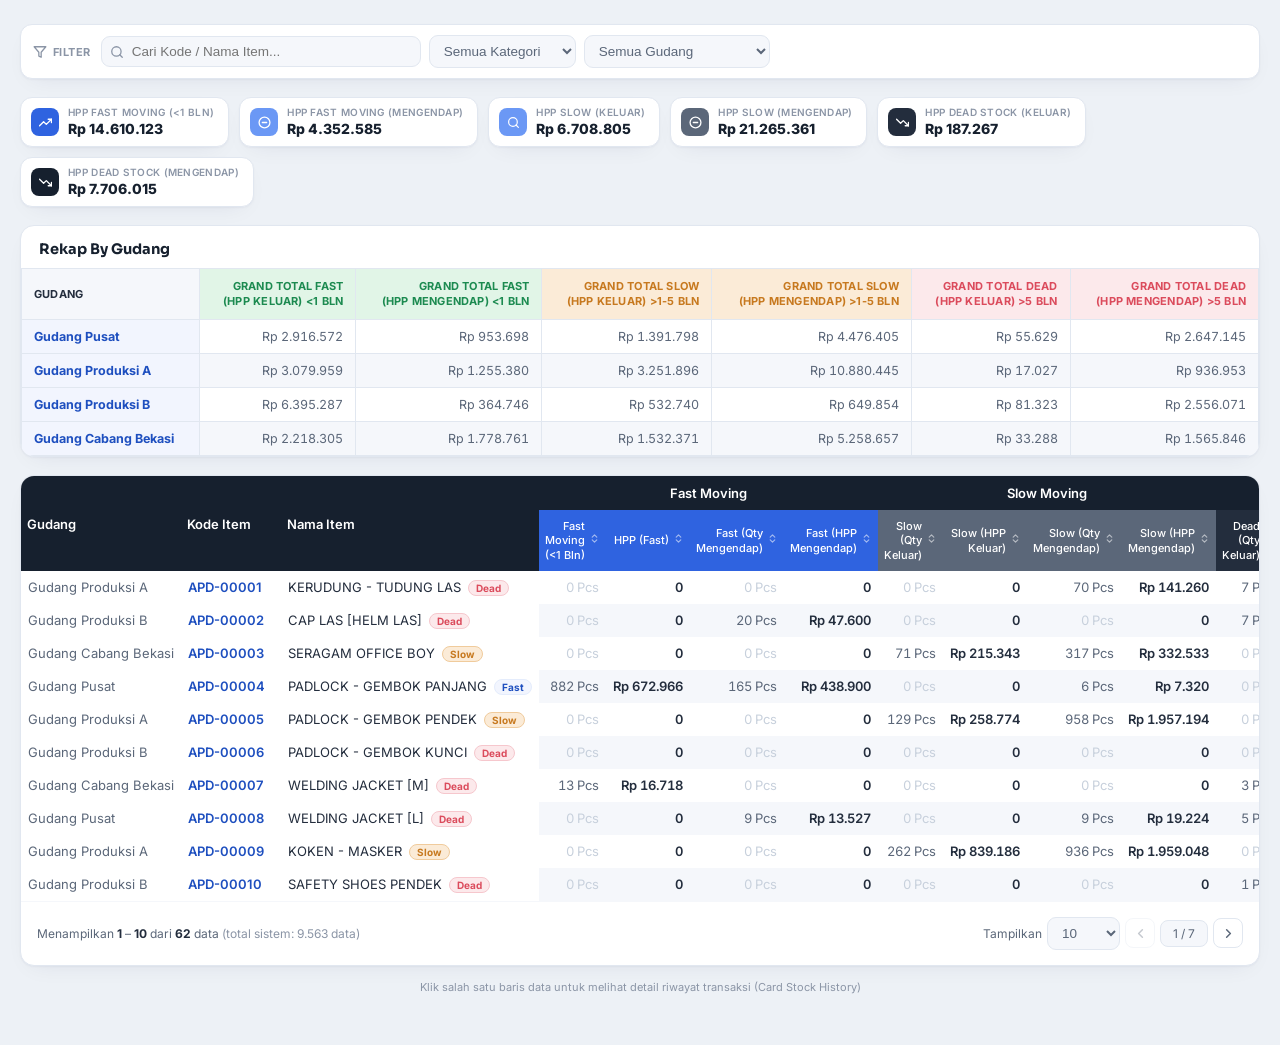
<file: pages/FSNDashboard.html>
<!DOCTYPE html>
<html lang="id">
<head>
<meta charset="UTF-8" />
<meta name="viewport" content="width=device-width, initial-scale=1.0" />
<title>Dashboard Analisis FSN</title>
<link rel="preconnect" href="https://fonts.googleapis.com">
<link rel="preconnect" href="https://fonts.gstatic.com" crossorigin>
<link href="https://fonts.googleapis.com/css2?family=Sora:wght@400;500;600;700;800&family=Inter:wght@400;500;600;700&family=JetBrains+Mono:wght@500&display=swap" rel="stylesheet">
<style>
  :root{
    --bg:#EDF1F6;
    --card:#FFFFFF;
    --border:#E1E7F0;
    --slate-800:#16202E;
    --slate-700:#232D3D;
    --slate-600:#5B6779;
    --slate-500:#5B6779;
    --slate-400:#8B95A6;
    --slate-300:#C7D0DC;
    --slate-50:#F5F7FB;
    --blue-700:#1E4FBF;
    --blue-600:#2F63E0;
    --blue-500:#4C7EF2;
    --blue-400:#6B98F5;
    --blue-100:#E4ECFC;
    --blue-50:#F2F5FE;
    --amber-50:#FBEBD7;
    --amber-600:#C7791F;
    --amber-200:#F0CB9C;
    --rose-600:#DB4B5C;
    --rose-500:#E2707D;
    --rose-200:#F6C7CD;
    --rose-50:#FCE9EB;
    --green-50:#E1F5E7;
    --green-600:#1C8A50;
    --green-200:#BFE6CC;
    --gold-bg:#FFD966;
    --gold-border:#E8B923;
    --radius:14px;
    --shadow:0 1px 2px rgba(20,34,64,.04), 0 8px 24px -12px rgba(20,34,64,.10);
  }
  *{box-sizing:border-box;}
  body{
    margin:0;
    background:var(--bg);
    font-family:'Inter',system-ui,-apple-system,sans-serif;
    color:var(--slate-700);
    -webkit-font-smoothing:antialiased;
  }
  .wrap{max-width:1800px;margin:0 auto;padding:24px 20px 40px;}

  /* Filter bar */
  .filter-bar{
    background:var(--card);
    border:1px solid var(--border);
    border-radius:12px;
    box-shadow:var(--shadow);
    padding:10px 12px;
    margin-bottom:18px;
    display:flex;
    flex-wrap:wrap;
    align-items:center;
    gap:8px;
  }
  .filter-label{
    display:flex;align-items:center;gap:6px;color:var(--slate-400);
    font-size:11px;font-weight:700;text-transform:uppercase;letter-spacing:.04em;
    padding-right:2px; flex-shrink:0;
  }
  .search-box{position:relative;flex:1;min-width:170px;max-width:320px;}
  .search-box svg{position:absolute;left:9px;top:50%;transform:translateY(-50%);color:var(--slate-400);}
  .search-box input{
    width:100%;padding:7px 10px 7px 30px;font-size:13.5px;border-radius:9px;
    border:1px solid var(--border);background:var(--slate-50);outline:none;transition:.15s;
  }
  .search-box input:focus{border-color:var(--blue-400);background:#fff;box-shadow:0 0 0 3px var(--blue-100);}
  select.filter-select{
    padding:7px 10px;font-size:13.5px;border-radius:9px;border:1px solid var(--border);
    background:var(--slate-50);color:var(--slate-600);outline:none;cursor:pointer;
  }
  select.filter-select:focus{border-color:var(--blue-400);box-shadow:0 0 0 3px var(--blue-100);}

  /* Summary cards */
  .cards{display:flex;flex-wrap:wrap;gap:10px;margin-bottom:18px;}
  .card{
    display:inline-flex;align-items:center;gap:9px;
    background:var(--card);border:1px solid var(--border);border-radius:12px;
    box-shadow:var(--shadow);padding:8px 14px 8px 10px;width:fit-content;
  }
  .card .icon{
    width:28px;height:28px;border-radius:8px;flex-shrink:0;
    display:flex;align-items:center;justify-content:center;color:#fff;
  }
  .card .label{font-size:10px;font-weight:600;text-transform:uppercase;letter-spacing:.03em;color:var(--slate-400);white-space:nowrap;line-height:1.2;}
  .card .value{font-size:14px;font-weight:800;color:var(--slate-800);white-space:nowrap;line-height:1.3;margin-top:2px;}

  /* Table container */
  .table-card{background:var(--card);border:1px solid var(--border);border-radius:14px;box-shadow:var(--shadow);overflow:hidden;}
  .table-scroll{overflow-x:auto;}
  table{width:100%;border-collapse:collapse;min-width:1350px;font-size:13px;}
  thead th{color:#fff;font-weight:600;padding:9px 6px;}
  thead tr:first-child th{background:var(--slate-800);text-align:center;white-space:nowrap;}
  thead tr:first-child th.sticky-col{text-align:left;background:var(--slate-800);}
  thead tr:nth-child(2) th{
    font-size:11px;font-weight:500;text-align:right;cursor:pointer;user-select:none;
    white-space:normal;line-height:1.3;
  }
  thead tr:nth-child(2) th:hover{filter:brightness(1.1);}
  th.group-fast{background:var(--blue-600);}
  th.group-slow{background:var(--slate-500);}
  th.group-dead{background:var(--slate-700);}
  .th-inner{display:inline-flex;align-items:center;gap:4px;justify-content:flex-end;width:100%;}
  .sort-icon{opacity:.55;}
  th.sticky-col, td.sticky-col{
    position:sticky;background:#fff;z-index:2;
  }
  th.sticky-col.col0, td.sticky-col.col0{left:0;min-width:148px;}
  th.sticky-col.col1, td.sticky-col.col1{left:148px;min-width:100px;}
  th.sticky-col.col2, td.sticky-col.col2{left:248px;min-width:200px;}
  th.sticky-col{z-index:5;}

  tbody tr{cursor:pointer;transition:background .12s;}
  tbody tr:nth-child(even){background:var(--slate-50);}
  tbody tr:hover{background:var(--blue-50) !important;}
  tbody tr:hover td.sticky-col{background:var(--blue-50) !important;}
  td{padding:8px 7px;white-space:nowrap;color:var(--slate-600);}
  td.code{color:var(--blue-700);font-weight:600;}
  td.name{color:var(--slate-700);}
  td.num{text-align:right;font-variant-numeric:tabular-nums;}
  td.num.money{font-weight:600;color:var(--slate-700);}
  td.num.money.dead{color:var(--rose-600);}
  td.zero{color:var(--slate-300);}
  .badge{
    display:inline-block;margin-left:7px;padding:1px 7px;border-radius:99px;
    font-size:10px;font-weight:700;
  }
  .badge.fast{background:var(--blue-50);color:var(--blue-700);border:1px solid var(--blue-100);}
  .badge.slow{background:var(--amber-50);color:var(--amber-600);border:1px solid var(--amber-200);}
  .badge.dead{background:var(--rose-50);color:var(--rose-600);border:1px solid var(--rose-200);}

  /* Rekap By Gudang */
  .recap-wrap{margin-bottom:18px;}
  .recap-title{
    font-family:'Sora',sans-serif;font-size:14.5px;font-weight:700;color:var(--slate-800);
    padding:14px 18px 10px;
  }
  table.recap-table{width:100%;border-collapse:collapse;min-width:1100px;font-size:12.5px;}
  table.recap-table thead th{
    padding:10px 12px;font-weight:700;font-size:11px;text-transform:uppercase;letter-spacing:.02em;
    text-align:right;border:1px solid var(--border);white-space:normal;line-height:1.35;
  }
  table.recap-table thead th.recap-th-gudang{text-align:left;background:var(--slate-50);color:var(--slate-700);}
  table.recap-table thead th.recap-th-fast{background:var(--green-50);color:var(--green-600);}
  table.recap-table thead th.recap-th-slow{background:var(--amber-50);color:var(--amber-600);}
  table.recap-table thead th.recap-th-dead{background:var(--rose-50);color:var(--rose-600);}
  table.recap-table tbody td{
    padding:9px 12px;border:1px solid var(--border);text-align:right;
    font-variant-numeric:tabular-nums;color:var(--slate-600);
  }
  table.recap-table tbody td.recap-gudang{
    text-align:left;font-weight:700;background:var(--blue-50);color:var(--blue-700);
  }
  table.recap-table tbody tr:nth-child(even) td:not(.recap-gudang){background:var(--slate-50);}

  .empty-row td{text-align:center;padding:36px;color:var(--slate-400);font-size:13.5px;}

  /* Pagination */
  .pagination{
    display:flex;flex-wrap:wrap;align-items:center;justify-content:space-between;gap:10px;
    padding:12px 16px;border-top:1px solid var(--slate-50);
  }
  .pagination .info{font-size:12px;color:var(--slate-500);}
  .pagination .info b{color:var(--slate-700);}
  .pager{display:flex;align-items:center;gap:5px;}
  .pager button{
    width:30px;height:30px;border-radius:8px;border:1px solid var(--border);background:#fff;
    color:var(--slate-500);display:flex;align-items:center;justify-content:center;cursor:pointer;
  }
  .pager button:disabled{opacity:.35;cursor:default;}
  .pager button:hover:not(:disabled){background:var(--slate-50);}
  .pager .pg-count{font-size:12px;color:var(--slate-600);padding:5px 12px;border-radius:8px;background:var(--slate-50);border:1px solid var(--border);}

  .hint{text-align:center;font-size:11px;color:var(--slate-400);margin-top:14px;}

  /* Modal */
  .overlay{
    display:none;position:fixed;inset:0;background:rgba(15,23,42,.5);backdrop-filter:blur(2px);
    align-items:center;justify-content:center;padding:16px;z-index:50;
  }
  .overlay.open{display:flex;}
  .modal{
    background:#fff;border-radius:16px;box-shadow:0 20px 50px rgba(0,0,0,.25);
    width:100%;max-width:620px;max-height:85vh;display:flex;flex-direction:column;overflow:hidden;
  }
  .modal-head{background:linear-gradient(90deg,var(--blue-700),var(--blue-600));padding:16px 20px;color:#fff;display:flex;justify-content:space-between;align-items:flex-start;flex-shrink:0;}
  .modal-head .kode{font-size:12px;color:var(--blue-100);}
  .modal-head h3{font-size:15px;margin:3px 0 0;display:flex;align-items:center;gap:7px;}
  .modal-head .nama{font-size:13.5px;color:var(--blue-100);margin-top:5px;}
  .modal-head button{background:none;border:none;color:var(--blue-100);cursor:pointer;padding:2px;}
  .modal-head button:hover{color:#fff;}
  .modal-tags{display:flex;gap:14px;flex-wrap:wrap;padding:12px 20px;border-bottom:1px solid var(--slate-50);flex-shrink:0;}
  .modal-tags span{font-size:11.5px;color:var(--slate-500);display:flex;align-items:center;gap:4px;}
  .modal-body{overflow-y:auto;padding:16px 20px;}
  .timeline{list-style:none;margin:0;padding:0 0 0 20px;border-left:2px solid var(--slate-50);}
  .timeline li{position:relative;margin-bottom:18px;}
  .timeline li:last-child{margin-bottom:0;}
  .timeline .dot{position:absolute;left:-25px;top:2px;width:14px;height:14px;border-radius:99px;box-shadow:0 0 0 4px #fff;}
  .timeline .dot.in{background:var(--blue-500);}
  .timeline .dot.out{background:var(--slate-400);}
  .timeline .row1{display:flex;justify-content:space-between;gap:8px;flex-wrap:wrap;}
  .timeline .ttl{font-size:13.5px;font-weight:700;color:var(--slate-700);}
  .timeline .date{font-size:11.5px;color:var(--slate-400);}
  .timeline .batch{font-size:11.5px;color:var(--slate-400);margin-top:2px;}
  .timeline .figs{display:flex;gap:16px;margin-top:4px;font-size:13px;color:var(--slate-600);}
  .timeline .figs b{font-variant-numeric:tabular-nums;}
</style>
</head>
<body>
  <div class="wrap">

    <!-- Filter Bar -->
    <div class="filter-bar">
      <div class="filter-label">
        <svg width="14" height="14" viewBox="0 0 24 24" fill="none" stroke="currentColor" stroke-width="2.2" stroke-linecap="round" stroke-linejoin="round"><polygon points="22 3 2 3 10 12.46 10 19 14 21 14 12.46 22 3"/></svg>
        Filter
      </div>
      <div class="search-box">
        <svg width="14" height="14" viewBox="0 0 24 24" fill="none" stroke="currentColor" stroke-width="2.2" stroke-linecap="round" stroke-linejoin="round"><circle cx="11" cy="11" r="8"/><line x1="21" y1="21" x2="16.65" y2="16.65"/></svg>
        <input id="searchInput" type="text" placeholder="Cari Kode / Nama Item..." />
      </div>
      <select id="categorySelect" class="filter-select"></select>
      <select id="warehouseSelect" class="filter-select"></select>
    </div>

    <!-- Summary Cards -->
    <div class="cards" id="summaryCards"></div>

    <!-- Rekap By Gudang -->
    <div class="table-card recap-wrap">
      <div class="recap-title">Rekap By Gudang</div>
      <div class="table-scroll">
        <table class="recap-table">
          <thead>
            <tr>
              <th class="recap-th-gudang">Gudang</th>
              <th class="recap-th-fast">Grand Total Fast<br>(HPP Keluar) &lt;1 Bln</th>
              <th class="recap-th-fast">Grand Total Fast<br>(HPP Mengendap) &lt;1 Bln</th>
              <th class="recap-th-slow">Grand Total Slow<br>(HPP Keluar) &gt;1-5 Bln</th>
              <th class="recap-th-slow">Grand Total Slow<br>(HPP Mengendap) &gt;1-5 Bln</th>
              <th class="recap-th-dead">Grand Total Dead<br>(HPP Keluar) &gt;5 Bln</th>
              <th class="recap-th-dead">Grand Total Dead<br>(HPP Mengendap) &gt;5 Bln</th>
            </tr>
          </thead>
          <tbody id="recapBody"></tbody>
        </table>
      </div>
    </div>

    <!-- Table -->
    <div class="table-card">
      <div class="table-scroll">
        <table>
          <thead>
            <tr>
              <th rowspan="2" class="sticky-col col0">Gudang</th>
              <th rowspan="2" class="sticky-col col1">Kode Item</th>
              <th rowspan="2" class="sticky-col col2">Nama Item</th>
              <th colspan="4" class="group-fast">Fast Moving</th>
              <th colspan="4" class="group-slow">Slow Moving</th>
              <th colspan="4" class="group-dead">Dead Stock</th>
            </tr>
            <tr id="subHeaderRow"></tr>
          </thead>
          <tbody id="tableBody"></tbody>
        </table>
      </div>
      <div class="pagination">
        <p class="info" id="pageInfo"></p>
        <div class="pager">
          <label for="pageSizeSelect" style="font-size:12px;color:var(--slate-500);">Tampilkan</label>
          <select id="pageSizeSelect" class="filter-select">
            <option value="10" selected>10</option>
            <option value="50">50</option>
            <option value="100">100</option>
            <option value="500">500</option>
            <option value="1000">1000</option>
            <option value="all">All</option>
          </select>
          <button id="prevBtn" aria-label="Sebelumnya">
            <svg width="15" height="15" viewBox="0 0 24 24" fill="none" stroke="currentColor" stroke-width="2.4" stroke-linecap="round" stroke-linejoin="round"><polyline points="15 18 9 12 15 6"/></svg>
          </button>
          <span class="pg-count" id="pgCount"></span>
          <button id="nextBtn" aria-label="Berikutnya">
            <svg width="15" height="15" viewBox="0 0 24 24" fill="none" stroke="currentColor" stroke-width="2.4" stroke-linecap="round" stroke-linejoin="round"><polyline points="9 18 15 12 9 6"/></svg>
          </button>
        </div>
      </div>
    </div>

    <p class="hint">Klik salah satu baris data untuk melihat detail riwayat transaksi (Card Stock History)</p>
  </div>

  <!-- Drill-down Modal -->
  <div class="overlay" id="overlay">
    <div class="modal" id="modalBox">
      <div class="modal-head">
        <div>
          <div class="kode" id="modalKode"></div>
          <h3>
            <svg width="16" height="16" viewBox="0 0 24 24" fill="none" stroke="currentColor" stroke-width="2.2" stroke-linecap="round" stroke-linejoin="round"><circle cx="12" cy="12" r="10"/><polyline points="12 6 12 12 16 14"/></svg>
            Riwayat Transaksi (Card Stock History)
          </h3>
          <div class="nama" id="modalNama"></div>
        </div>
        <button id="closeModal" aria-label="Tutup">
          <svg width="20" height="20" viewBox="0 0 24 24" fill="none" stroke="currentColor" stroke-width="2.2" stroke-linecap="round" stroke-linejoin="round"><line x1="18" y1="6" x2="6" y2="18"/><line x1="6" y1="6" x2="18" y2="18"/></svg>
        </button>
      </div>
      <div class="modal-tags" id="modalTags"></div>
      <div class="modal-body">
        <ol class="timeline" id="modalTimeline"></ol>
      </div>
    </div>
  </div>

<script>
/* ------------------------------------------------------------------ */
/* Dummy dataset generator — mimics APD (safety equipment) stock items */
/* ------------------------------------------------------------------ */
const ITEM_NAMES = [
  "SARUNG TANGAN LAS","KERUDUNG - TUDUNG LAS","CAP LAS [HELM LAS]",
  "SERAGAM OFFICE BOY","PADLOCK - GEMBOK PANJANG","PADLOCK - GEMBOK PENDEK",
  "PADLOCK - GEMBOK KUNCI","WELDING JACKET [M]","WELDING JACKET [L]",
  "KOKEN - MASKER","SAFETY SHOES PENDEK","NAME PLATE [225X174]",
  "KACA BENING [10.7X5]","KACA MIKA [10.7X5]","KACA HITAM [NO.10]",
  "KACA HITAM [NO.11]","KACA HITAM [NO.12]","KOKEN - DUST FILTER",
  "KOKEN - SPONGE EGG","EARPLUG BUSA","SAFETY GLASSES BENING",
  "SAFETY HELMET KUNING","ROMPI SAFETY ORANGE","MASKER N95",
  "SARUNG TANGAN KATUN","SEPATU SAFETY BOOTS","APRON KULIT LAS",
  "KACAMATA GOGGLE","EARMUFF PEREDAM","JAS HUJAN PVC",
];
const WAREHOUSES = ["Gudang Pusat","Gudang Produksi A","Gudang Produksi B","Gudang Cabang Bekasi"];
const CATEGORIES = ["APD Tangan","APD Kepala","APD Mata","APD Kaki","APD Pernapasan","Seragam"];
const UNIT_RULES = [
  { match:/SARUNG TANGAN|SEPATU|BOOTS|EARPLUG/, unit:"Pasang" },
  { match:/KACA/, unit:"Lembar" },
];
function getUnit(name){
  const rule = UNIT_RULES.find(r => r.match.test(name));
  return rule ? rule.unit : "Pcs";
}

function seededRandom(seed){
  let s = seed;
  return () => { s = (s * 9301 + 49297) % 233280; return s / 233280; };
}

function generateData(n = 62){
  const rnd = seededRandom(42);
  const rows = [];
  for(let i = 1; i <= n; i++){
    const profile = rnd();
    const isFast = profile < 0.35;
    const isSlow = profile >= 0.35 && profile < 0.7;
    const isDead = profile >= 0.7;

    const fastQty = isFast ? Math.round(rnd() * 900) : (rnd() < 0.15 ? Math.round(rnd() * 40) : 0);
    const hppFast = fastQty * Math.round(300 + rnd() * 2500);
    const fastQtyMengendap = isFast ? Math.round(rnd() * 250) : (rnd() < 0.15 ? Math.round(rnd() * 30) : 0);
    const hppFastMengendap = fastQtyMengendap * Math.round(300 + rnd() * 2500);

    const slowQtyKeluar = isSlow ? Math.round(rnd() * 400) : (rnd() < 0.1 ? Math.round(rnd() * 60) : 0);
    const hppSlowKeluar = slowQtyKeluar * Math.round(400 + rnd() * 3000);
    const slowQtyMengendap = isSlow ? Math.round(rnd() * 1700) : (rnd() < 0.2 ? Math.round(rnd() * 100) : 0);
    const hppSlowMengendap = slowQtyMengendap * Math.round(300 + rnd() * 2200);

    const deadQtyKeluar = isDead ? Math.round(rnd() * 10) : 0;
    const hppDeadKeluar = deadQtyKeluar * Math.round(500 + rnd() * 4000);
    const deadQtyMengendap = isDead ? Math.round(rnd() * 12) : 0;
    const hppDeadMengendap = deadQtyMengendap * Math.round(500 + rnd() * 90000);

    const baseName = ITEM_NAMES[i % ITEM_NAMES.length];
    rows.push({
      id: i,
      kode: `APD-${String(i).padStart(5,"0")}`,
      nama: baseName + (i > ITEM_NAMES.length ? ` [VAR-${Math.ceil(i / ITEM_NAMES.length)}]` : ""),
      kategori: CATEGORIES[i % CATEGORIES.length],
      gudang: WAREHOUSES[i % WAREHOUSES.length],
      satuan: getUnit(baseName),
      fastQty, hppFast, fastQtyMengendap, hppFastMengendap,
      slowQtyKeluar, hppSlowKeluar, slowQtyMengendap, hppSlowMengendap,
      deadQtyKeluar, hppDeadKeluar, deadQtyMengendap, hppDeadMengendap,
      status: isFast ? "Fast Moving" : isSlow ? "Slow Moving" : "Dead Stock",
    });
  }
  return rows;
}

const DATA = generateData();
const PAGE_SIZE = 10;

const fmtIDR = (n) => "Rp " + Math.round(n).toLocaleString("id-ID");
const fmtNum = (n) => n.toLocaleString("id-ID");

const COLUMNS = [
  { key:"fastQty", label:"Fast Moving (<1 Bln)", group:"fast" },
  { key:"hppFast", label:"HPP (Fast)", group:"fast", currency:true },
  { key:"fastQtyMengendap", label:"Fast (Qty Mengendap)", group:"fast" },
  { key:"hppFastMengendap", label:"Fast (HPP Mengendap)", group:"fast", currency:true },
  { key:"slowQtyKeluar", label:"Slow (Qty Keluar)", group:"slow" },
  { key:"hppSlowKeluar", label:"Slow (HPP Keluar)", group:"slow", currency:true },
  { key:"slowQtyMengendap", label:"Slow (Qty Mengendap)", group:"slow" },
  { key:"hppSlowMengendap", label:"Slow (HPP Mengendap)", group:"slow", currency:true },
  { key:"deadQtyKeluar", label:"Dead (Qty Keluar)", group:"dead" },
  { key:"hppDeadKeluar", label:"Dead (HPP Keluar)", group:"dead", currency:true },
  { key:"deadQtyMengendap", label:"Dead (Qty Mengendap)", group:"dead" },
  { key:"hppDeadMengendap", label:"Dead (HPP Mengendap)", group:"dead", currency:true },
];

const STATUS_CLASS = { "Fast Moving":"fast", "Slow Moving":"slow", "Dead Stock":"dead" };

/* ---------------- Icons (inline SVG strings) ---------------- */
const ICON = {
  trendUp: `<svg width="13" height="13" viewBox="0 0 24 24" fill="none" stroke="currentColor" stroke-width="2.4" stroke-linecap="round" stroke-linejoin="round"><polyline points="23 6 13.5 15.5 8.5 10.5 1 18"/><polyline points="17 6 23 6 23 12"/></svg>`,
  trendDown: `<svg width="13" height="13" viewBox="0 0 24 24" fill="none" stroke="currentColor" stroke-width="2.4" stroke-linecap="round" stroke-linejoin="round"><polyline points="23 18 13.5 8.5 8.5 13.5 1 6"/><polyline points="17 18 23 18 23 12"/></svg>`,
  minus: `<svg width="13" height="13" viewBox="0 0 24 24" fill="none" stroke="currentColor" stroke-width="2.4" stroke-linecap="round" stroke-linejoin="round"><circle cx="12" cy="12" r="10"/><line x1="8" y1="12" x2="16" y2="12"/></svg>`,
  pkg: `<svg width="13" height="13" viewBox="0 0 24 24" fill="none" stroke="currentColor" stroke-width="2.2" stroke-linecap="round" stroke-linejoin="round"><circle cx="11" cy="11" r="8"/><line x1="21" y1="21" x2="16.65" y2="16.65"/></svg>`,
  chevUp: `<svg width="11" height="11" viewBox="0 0 24 24" fill="none" stroke="currentColor" stroke-width="3" stroke-linecap="round" stroke-linejoin="round"><polyline points="18 15 12 9 6 15"/></svg>`,
  chevDown: `<svg width="11" height="11" viewBox="0 0 24 24" fill="none" stroke="currentColor" stroke-width="3" stroke-linecap="round" stroke-linejoin="round"><polyline points="6 9 12 15 18 9"/></svg>`,
  chevBoth: `<svg width="11" height="11" viewBox="0 0 24 24" fill="none" stroke="currentColor" stroke-width="2.6" stroke-linecap="round" stroke-linejoin="round"><polyline points="7 15 12 20 17 15"/><polyline points="7 9 12 4 17 9"/></svg>`,
  mapPin: `<svg width="11" height="11" viewBox="0 0 24 24" fill="none" stroke="currentColor" stroke-width="2.2" stroke-linecap="round" stroke-linejoin="round"><path d="M21 10c0 7-9 13-9 13s-9-6-9-13a9 9 0 0 1 18 0z"/><circle cx="12" cy="10" r="3"/></svg>`,
  tag: `<svg width="11" height="11" viewBox="0 0 24 24" fill="none" stroke="currentColor" stroke-width="2.2" stroke-linecap="round" stroke-linejoin="round"><path d="M20.59 13.41 13.42 20.6a2 2 0 0 1-2.83 0L2 12V2h10l8.59 8.59a2 2 0 0 1 0 2.82z"/><line x1="7" y1="7" x2="7.01" y2="7"/></svg>`,
};

/* ---------------- State ---------------- */
let state = { search:"", category:"Semua Kategori", warehouse:"Semua Gudang", sortKey:null, sortDir:"asc", page:1, pageSize:10 };

/* ---------------- Totals for summary cards ---------------- */
const totals = DATA.reduce((acc, r) => {
  acc.hppFast += r.hppFast;
  acc.hppFastMengendap += r.hppFastMengendap;
  acc.hppSlowKeluar += r.hppSlowKeluar;
  acc.hppSlowMengendap += r.hppSlowMengendap;
  acc.hppDeadKeluar += r.hppDeadKeluar;
  acc.hppDeadMengendap += r.hppDeadMengendap;
  return acc;
}, { hppFast:0, hppFastMengendap:0, hppSlowKeluar:0, hppSlowMengendap:0, hppDeadKeluar:0, hppDeadMengendap:0 });

function renderSummaryCards(){
  const cards = [
    { label:"HPP Fast Moving (&lt;1 Bln)", value: fmtIDR(totals.hppFast), icon: ICON.trendUp, bg:"var(--blue-600)" },
    { label:"HPP Fast Moving (Mengendap)", value: fmtIDR(totals.hppFastMengendap), icon: ICON.minus, bg:"var(--blue-400)" },
    { label:"HPP Slow (Keluar)", value: fmtIDR(totals.hppSlowKeluar), icon: ICON.pkg, bg:"var(--blue-400)" },
    { label:"HPP Slow (Mengendap)", value: fmtIDR(totals.hppSlowMengendap), icon: ICON.minus, bg:"var(--slate-500)" },
    { label:"HPP Dead Stock (Keluar)", value: fmtIDR(totals.hppDeadKeluar), icon: ICON.trendDown, bg:"var(--slate-700)" },
    { label:"HPP Dead Stock (Mengendap)", value: fmtIDR(totals.hppDeadMengendap), icon: ICON.trendDown, bg:"var(--slate-800)" },
  ];
  document.getElementById("summaryCards").innerHTML = cards.map(c => `
    <div class="card">
      <div class="icon" style="background:${c.bg}">${c.icon}</div>
      <div>
        <div class="label">${c.label}</div>
        <div class="value">${c.value}</div>
      </div>
    </div>
  `).join("");
}

/* ---------------- Rekap By Gudang ---------------- */
function computeGudangRecap(){
  const map = {};
  WAREHOUSES.forEach(w => {
    map[w] = { gudang:w, hppFast:0, hppFastMengendap:0, hppSlowKeluar:0, hppSlowMengendap:0, hppDeadKeluar:0, hppDeadMengendap:0 };
  });
  DATA.forEach(r => {
    const g = map[r.gudang];
    if(!g) return;
    g.hppFast += r.hppFast;
    g.hppFastMengendap += r.hppFastMengendap;
    g.hppSlowKeluar += r.hppSlowKeluar;
    g.hppSlowMengendap += r.hppSlowMengendap;
    g.hppDeadKeluar += r.hppDeadKeluar;
    g.hppDeadMengendap += r.hppDeadMengendap;
  });
  return WAREHOUSES.map(w => map[w]);
}

function renderRekapGudang(){
  const rows = computeGudangRecap();

  const cell = (n) => `Rp ${n ? Math.round(n).toLocaleString("id-ID") : "-"}`;

  const body = document.getElementById("recapBody");
  body.innerHTML = rows.map(r => `
    <tr>
      <td class="recap-gudang">${r.gudang}</td>
      <td>${cell(r.hppFast)}</td>
      <td>${cell(r.hppFastMengendap)}</td>
      <td>${cell(r.hppSlowKeluar)}</td>
      <td>${cell(r.hppSlowMengendap)}</td>
      <td>${cell(r.hppDeadKeluar)}</td>
      <td>${cell(r.hppDeadMengendap)}</td>
    </tr>
  `).join("");
}

/* ---------------- Filter dropdowns ---------------- */
function renderFilterOptions(){
  const catSel = document.getElementById("categorySelect");
  catSel.innerHTML = ["Semua Kategori", ...CATEGORIES].map(c => `<option value="${c}">${c}</option>`).join("");
  const whSel = document.getElementById("warehouseSelect");
  whSel.innerHTML = ["Semua Gudang", ...WAREHOUSES].map(w => `<option value="${w}">${w}</option>`).join("");
}

/* ---------------- Table header (sortable) ---------------- */
function renderSubHeader(){
  const row = document.getElementById("subHeaderRow");
  row.innerHTML = COLUMNS.map(col => {
    let icon = ICON.chevBoth;
    if(state.sortKey === col.key) icon = state.sortDir === "asc" ? ICON.chevUp : ICON.chevDown;
    return `<th class="group-${col.group}" data-key="${col.key}"><span class="th-inner">${col.label}<span class="sort-icon">${icon}</span></span></th>`;
  }).join("");
  row.querySelectorAll("th").forEach(th => {
    th.addEventListener("click", () => {
      const key = th.dataset.key;
      if(state.sortKey === key){ state.sortDir = state.sortDir === "asc" ? "desc" : "asc"; }
      else { state.sortKey = key; state.sortDir = "asc"; }
      state.page = 1;
      renderAll();
    });
  });
}

/* ---------------- Filtering / sorting / pagination ---------------- */
function getFiltered(){
  let rows = DATA.filter(r => {
    const s = state.search.toLowerCase();
    const matchSearch = !s || r.kode.toLowerCase().includes(s) || r.nama.toLowerCase().includes(s);
    const matchCategory = state.category === "Semua Kategori" || r.kategori === state.category;
    const matchWarehouse = state.warehouse === "Semua Gudang" || r.gudang === state.warehouse;
    return matchSearch && matchCategory && matchWarehouse;
  });
  if(state.sortKey){
    rows = [...rows].sort((a,b) => {
      const va = a[state.sortKey], vb = b[state.sortKey];
      return state.sortDir === "asc" ? va - vb : vb - va;
    });
  }
  return rows;
}

function renderTableBody(){
  const filtered = getFiltered();
  const effPageSize = state.pageSize === "all" ? Math.max(filtered.length,1) : state.pageSize;
  const totalPages = Math.max(1, Math.ceil(filtered.length / effPageSize));
  if(state.page > totalPages) state.page = totalPages;
  const start = (state.page - 1) * effPageSize;
  const pageRows = filtered.slice(start, start + effPageSize);

  const body = document.getElementById("tableBody");
  if(pageRows.length === 0){
    body.innerHTML = `<tr class="empty-row"><td colspan="15">Tidak ada data yang sesuai dengan filter pencarian.</td></tr>`;
  } else {
    body.innerHTML = pageRows.map(r => `
      <tr data-id="${r.id}">
        <td class="sticky-col col0">${r.gudang}</td>
        <td class="sticky-col col1 code">${r.kode}</td>
        <td class="sticky-col col2 name">${r.nama}<span class="badge ${STATUS_CLASS[r.status]}">${r.status.split(" ")[0]}</span></td>
        <td class="num ${r.fastQty ? "" : "zero"}">${fmtNum(r.fastQty)} ${r.satuan}</td>
        <td class="num money ${r.hppFast ? "" : "zero"}">${r.hppFast ? fmtIDR(r.hppFast) : "0"}</td>
        <td class="num ${r.fastQtyMengendap ? "" : "zero"}">${fmtNum(r.fastQtyMengendap)} ${r.satuan}</td>
        <td class="num money ${r.hppFastMengendap ? "" : "zero"}">${r.hppFastMengendap ? fmtIDR(r.hppFastMengendap) : "0"}</td>
        <td class="num ${r.slowQtyKeluar ? "" : "zero"}">${fmtNum(r.slowQtyKeluar)} ${r.satuan}</td>
        <td class="num money ${r.hppSlowKeluar ? "" : "zero"}">${r.hppSlowKeluar ? fmtIDR(r.hppSlowKeluar) : "0"}</td>
        <td class="num ${r.slowQtyMengendap ? "" : "zero"}">${fmtNum(r.slowQtyMengendap)} ${r.satuan}</td>
        <td class="num money ${r.hppSlowMengendap ? "" : "zero"}">${r.hppSlowMengendap ? fmtIDR(r.hppSlowMengendap) : "0"}</td>
        <td class="num ${r.deadQtyKeluar ? "" : "zero"}">${fmtNum(r.deadQtyKeluar)} ${r.satuan}</td>
        <td class="num money dead ${r.hppDeadKeluar ? "" : "zero"}">${r.hppDeadKeluar ? fmtIDR(r.hppDeadKeluar) : "0"}</td>
        <td class="num ${r.deadQtyMengendap ? "" : "zero"}">${fmtNum(r.deadQtyMengendap)} ${r.satuan}</td>
        <td class="num money dead ${r.hppDeadMengendap ? "" : "zero"}">${r.hppDeadMengendap ? fmtIDR(r.hppDeadMengendap) : "0"}</td>
      </tr>
    `).join("");
    body.querySelectorAll("tr").forEach(tr => {
      tr.addEventListener("click", () => openModal(Number(tr.dataset.id)));
    });
  }

  document.getElementById("pageInfo").innerHTML = filtered.length === 0
    ? "Menampilkan <b>0</b> data"
    : `Menampilkan <b>${start + 1}</b> – <b>${Math.min(start + effPageSize, filtered.length)}</b> dari <b>${filtered.length.toLocaleString("id-ID")}</b> data <span style="color:var(--slate-400)">(total sistem: 9.563 data)</span>`;
  document.getElementById("pgCount").textContent = `${state.page} / ${totalPages}`;
  document.getElementById("prevBtn").disabled = state.page === 1;
  document.getElementById("nextBtn").disabled = state.page === totalPages;
}

function renderAll(){
  renderSubHeader();
  renderTableBody();
}

/* ---------------- Drill-down modal ---------------- */
function openModal(id){
  const item = DATA.find(d => d.id === id);
  if(!item) return;
  const rnd = seededRandom(item.id * 7);
  const history = Array.from({length:6}).map((_, idx) => {
    const isIn = rnd() > 0.45;
    const qty = Math.round(10 + rnd() * 200);
    const date = new Date(2026, 6 - idx, Math.round(1 + rnd() * 27));
    return {
      date: date.toLocaleDateString("id-ID", { day:"2-digit", month:"short", year:"numeric" }),
      type: isIn ? "Masuk" : "Keluar",
      batch: `BTC-${2026 - Math.floor(idx/3)}${String(Math.round(rnd() * 900) + 100)}`,
      qty, hpp: qty * Math.round(400 + rnd() * 2500),
    };
  });

  document.getElementById("modalKode").textContent = item.kode;
  document.getElementById("modalNama").textContent = item.nama;
  document.getElementById("modalTags").innerHTML = `
    <span class="badge ${STATUS_CLASS[item.status]}" style="margin:0">${item.status}</span>
    <span>${ICON.mapPin} ${item.gudang}</span>
    <span>${ICON.tag} ${item.kategori}</span>
  `;
  document.getElementById("modalTimeline").innerHTML = history.map(h => `
    <li>
      <span class="dot ${h.type === "Masuk" ? "in" : "out"}"></span>
      <div class="row1">
        <span class="ttl">${h.type === "Masuk" ? "Barang Masuk" : "Barang Keluar / Pemakaian"}</span>
        <span class="date">${h.date}</span>
      </div>
      <div class="batch">Batch: ${h.batch}</div>
      <div class="figs">
        <span>Qty: <b>${fmtNum(h.qty)} ${item.satuan}</b></span>
        <span>HPP: <b>${fmtIDR(h.hpp)}</b></span>
      </div>
    </li>
  `).join("");

  document.getElementById("overlay").classList.add("open");
}
function closeModal(){ document.getElementById("overlay").classList.remove("open"); }

/* ---------------- Event bindings ---------------- */
document.getElementById("searchInput").addEventListener("input", (e) => {
  state.search = e.target.value; state.page = 1; renderTableBody();
});
document.getElementById("categorySelect").addEventListener("change", (e) => {
  state.category = e.target.value; state.page = 1; renderTableBody();
});
document.getElementById("warehouseSelect").addEventListener("change", (e) => {
  state.warehouse = e.target.value; state.page = 1; renderTableBody();
});
document.getElementById("prevBtn").addEventListener("click", () => { if(state.page > 1){ state.page--; renderTableBody(); } });
document.getElementById("nextBtn").addEventListener("click", () => { state.page++; renderTableBody(); });
document.getElementById("pageSizeSelect").addEventListener("change", (e) => {
  state.pageSize = e.target.value === "all" ? "all" : parseInt(e.target.value, 10);
  state.page = 1;
  renderTableBody();
});
document.getElementById("closeModal").addEventListener("click", closeModal);
document.getElementById("overlay").addEventListener("click", (e) => { if(e.target.id === "overlay") closeModal(); });

/* ---------------- Init ---------------- */
renderSummaryCards();
renderRekapGudang();
renderFilterOptions();
renderAll();
</script>
</body>
</html>
</file>
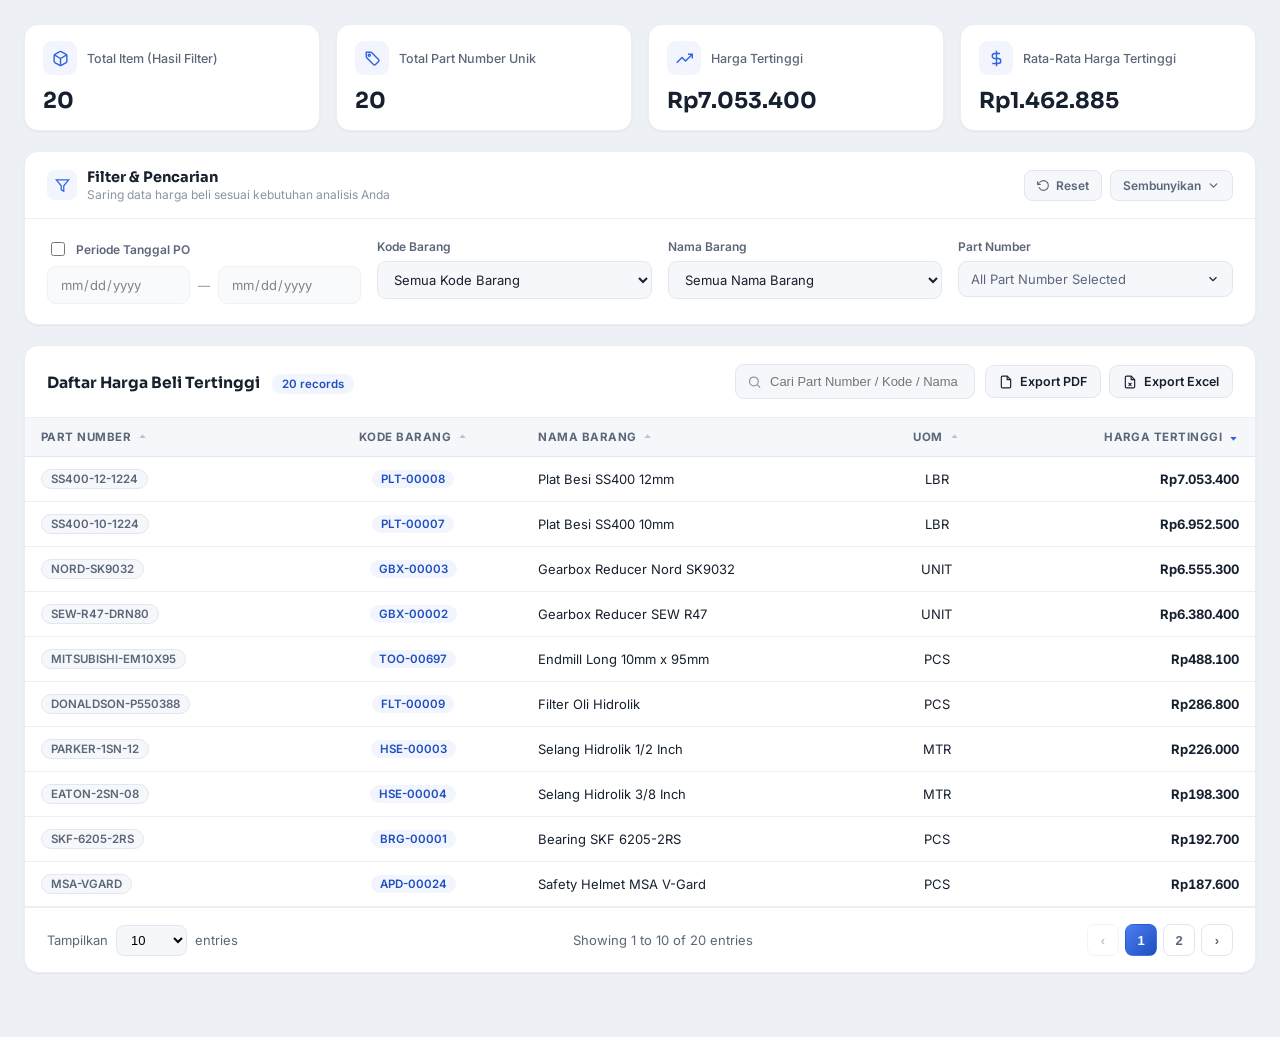
<file: pages/Report_Harga_Beli_Tertinggi.html>
<!DOCTYPE html>
<html lang="id">
<head>
<meta charset="UTF-8">
<meta name="viewport" content="width=device-width, initial-scale=1.0">
<title>Report Daftar Harga Beli Tertinggi</title>
<link rel="preconnect" href="https://fonts.googleapis.com">
<link rel="preconnect" href="https://fonts.gstatic.com" crossorigin>
<link href="https://fonts.googleapis.com/css2?family=Sora:wght@400;500;600;700;800&family=Inter:wght@400;500;600;700&family=JetBrains+Mono:wght@500&display=swap" rel="stylesheet">
<style>
  :root{
    --bg:#EDF1F6;
    --surface:#FFFFFF;
    --surface-alt:#F5F7FB;
    --border:#E1E7F0;
    --border-soft:#EBEFF5;
    --text-primary:#16202E;
    --text-secondary:#5B6779;
    --text-muted:#8B95A6;
    --navy:#122A55;
    --blue-700:#1E4FBF;
    --blue-600:#2F63E0;
    --blue-500:#4C7EF2;
    --blue-100:#E4ECFC;
    --blue-50:#F2F5FE;
    --success:#0E9C6F;
    --success-bg:#E4F7EE;
    --danger:#DB4B5C;
    --danger-bg:#FCE9EB;
    --radius:14px;
    --shadow-sm:0 1px 2px rgba(20,34,64,.05);
    --shadow-md:0 8px 24px -8px rgba(20,34,64,.14);
  }
  *{box-sizing:border-box;}
  body{margin:0;background:var(--bg);font-family:'Inter',sans-serif;color:var(--text-primary);}
  .app{max-width:1800px;margin:0 auto;padding:24px 24px 64px;}

  /* ---------- SUMMARY CARDS ---------- */
  .kpi-row{
    display:grid;grid-template-columns:repeat(4,1fr);gap:16px;margin-bottom:20px;
  }
  .kpi-card{
    background:var(--surface);border-radius:var(--radius);padding:16px 18px;
    box-shadow:var(--shadow-sm);border:1px solid var(--border-soft);
  }
  .kpi-top{display:flex;align-items:center;gap:10px;}
  .kpi-icon{
    width:34px;height:34px;border-radius:9px;background:var(--blue-50);
    display:flex;align-items:center;justify-content:center;color:var(--blue-600);flex-shrink:0;
  }
  .kpi-icon svg{width:17px;height:17px;}
  .kpi-label{font-size:12.5px;color:var(--text-secondary);font-weight:500;flex:1;min-width:0;}
  .kpi-value{font-family:'Sora',sans-serif;font-size:22px;font-weight:700;margin-top:12px;color:var(--text-primary);}

  /* ---------- FILTER PANEL ---------- */
  .panel{
    background:var(--surface);border-radius:var(--radius);border:1px solid var(--border-soft);
    box-shadow:var(--shadow-sm);
  }
  .panel-header{
    display:flex;align-items:center;justify-content:space-between;
    padding:16px 22px;border-bottom:1px solid var(--border-soft);
  }
  .panel-title{display:flex;align-items:center;gap:10px;}
  .panel-title-ic{
    width:30px;height:30px;border-radius:8px;background:var(--blue-50);color:var(--blue-600);
    display:flex;align-items:center;justify-content:center;
  }
  .panel-title-ic svg{width:15px;height:15px;}
  .panel-title h3{margin:0;font-size:14.5px;font-weight:700;font-family:'Sora',sans-serif;}
  .panel-title span{display:block;font-size:12px;color:var(--text-muted);margin-top:1px;}
  .panel-header-actions{display:flex;align-items:center;gap:8px;flex-shrink:0;}
  .btn-reset-filter, .btn-toggle-filter{
    display:inline-flex;align-items:center;gap:6px;border:1px solid var(--border);background:var(--surface-alt);
    color:var(--text-secondary);font-family:'Inter',sans-serif;font-size:12px;font-weight:600;border-radius:8px;
    padding:7px 12px;cursor:pointer;transition:.15s;flex-shrink:0;
  }
  .btn-reset-filter:hover, .btn-toggle-filter:hover{border-color:var(--blue-500);color:var(--blue-700);background:var(--blue-50);}
  .btn-reset-filter svg{width:13px;height:13px;flex-shrink:0;}
  .btn-toggle-filter svg{transition:.2s transform;flex-shrink:0;}
  .btn-toggle-filter.collapsed svg{transform:rotate(-90deg);}

  .filter-body{display:grid;grid-template-rows:1fr;transition:.22s grid-template-rows, .22s opacity;}
  .filter-body.collapsed{grid-template-rows:0fr;opacity:0;}
  .filter-body-inner{min-height:0;}
  .filter-body.collapsed .filter-body-inner{overflow:hidden;}
  .filter-grid{display:grid;grid-template-columns:repeat(4,1fr);gap:16px;padding:20px 22px;}
  .field label{
    font-size:12px;font-weight:600;color:var(--text-secondary);
    display:flex;align-items:center;gap:6px;margin-bottom:7px;
  }
  .field .checkline{display:flex;align-items:center;gap:8px;margin-bottom:7px;}
  .field .checkline input{accent-color:var(--blue-600);width:14px;height:14px;}
  .field .checkline label{margin:0;}
  .control{
    width:100%;border:1px solid var(--border);background:var(--surface-alt);border-radius:9px;
    padding:9px 12px;font-size:13px;font-family:'Inter',sans-serif;color:var(--text-primary);transition:.15s;
  }
  .control:focus{outline:none;border-color:var(--blue-500);background:#fff;box-shadow:0 0 0 3px var(--blue-100);}
  .control:disabled{opacity:.55;cursor:not-allowed;}
  .date-row{display:flex;align-items:center;gap:8px;}
  .date-row span{color:var(--text-muted);font-size:12px;}

  /* multi-select part number */
  .msel{position:relative;}
  .msel-box{display:flex;align-items:center;justify-content:space-between;cursor:pointer;}
  .msel-box .txt{color:var(--text-secondary);overflow:hidden;text-overflow:ellipsis;white-space:nowrap;}
  .msel-dd{
    position:absolute;top:calc(100% + 6px);left:0;right:0;z-index:30;
    background:#fff;border:1px solid var(--border);border-radius:10px;
    box-shadow:var(--shadow-md);padding:10px;display:none;max-height:260px;overflow:auto;
  }
  .msel-dd.open{display:block;}
  .msel-search{margin-bottom:8px;}
  .msel-item{display:flex;align-items:center;gap:9px;padding:7px 6px;border-radius:7px;font-size:13px;cursor:pointer;}
  .msel-item:hover{background:var(--surface-alt);}
  .msel-item input{accent-color:var(--blue-600);width:14px;height:14px;}
  .msel-sep{height:1px;background:var(--border-soft);margin:6px 0;}
  .msel-selectall{font-weight:600;color:var(--blue-700);}

  /* ---------- TABLE CARD ---------- */
  .table-card{
    background:var(--surface);border-radius:var(--radius);border:1px solid var(--border-soft);
    box-shadow:var(--shadow-sm);margin-top:20px;
  }
  .table-toolbar{
    display:flex;align-items:center;justify-content:space-between;gap:16px;flex-wrap:wrap;
    padding:18px 22px;border-bottom:1px solid var(--border-soft);
  }
  .table-toolbar h3{margin:0;font-family:'Sora',sans-serif;font-size:15.5px;font-weight:700;}
  .table-toolbar .count-badge{
    font-size:11.5px;font-weight:600;background:var(--blue-50);color:var(--blue-700);
    padding:3px 10px;border-radius:999px;margin-left:8px;
  }
  .toolbar-right{display:flex;align-items:center;gap:10px;flex-wrap:wrap;}
  .search-wrap{position:relative;width:240px;max-width:100%;}
  .search-wrap svg{position:absolute;left:12px;top:50%;transform:translateY(-50%);width:15px;height:15px;color:var(--text-muted);}
  .search-wrap input{width:100%;padding:9px 12px 9px 34px;border-radius:9px;border:1px solid var(--border);background:var(--surface-alt);font-size:13px;}
  .search-wrap input:focus{outline:none;border-color:var(--blue-500);background:#fff;box-shadow:0 0 0 3px var(--blue-100);}
  .export-group{display:flex;gap:8px;}
  .btn-export{
    display:inline-flex;align-items:center;gap:7px;border:1px solid var(--border);background:var(--surface-alt);
    color:var(--text-primary);font-family:'Inter',sans-serif;font-size:12.5px;font-weight:600;border-radius:9px;
    padding:8px 13px;cursor:pointer;transition:.15s;
  }
  .btn-export svg{width:14px;height:14px;flex-shrink:0;}
  .btn-export:hover{background:var(--blue-50);border-color:var(--blue-100);color:var(--blue-700);}
  .btn-export.pdf:hover{background:var(--danger-bg);border-color:#F3C6CB;color:var(--danger);}
  .btn-export.excel:hover{background:var(--success-bg);border-color:#BFE9D5;color:var(--success);}

  .table-scroll{overflow-x:auto;}
  table{width:100%;border-collapse:collapse;min-width:760px;}
  thead th{
    background:var(--surface-alt);text-align:left;font-size:11.5px;text-transform:uppercase;letter-spacing:.04em;
    color:var(--text-secondary);font-weight:700;padding:12px 16px;border-bottom:1px solid var(--border);
    white-space:nowrap;cursor:pointer;user-select:none;position:sticky;top:0;z-index:1;
  }
  thead th:hover{color:var(--blue-700);}
  thead th.no-sort{cursor:default;}
  thead th.no-sort:hover{color:var(--text-secondary);}
  thead th .th-in{display:flex;align-items:center;gap:6px;}
  thead th.c-center .th-in{justify-content:center;}
  thead th.c-right .th-in{justify-content:flex-end;}
  .sort-ic{width:11px;height:11px;opacity:.35;flex-shrink:0;}
  thead th.active .sort-ic{opacity:1;color:var(--blue-600);}
  tbody td{padding:12px 16px;font-size:13px;color:var(--text-primary);border-bottom:1px solid var(--border-soft);white-space:nowrap;}
  tbody td.c-center{text-align:center;}
  tbody td.c-right{text-align:right;font-variant-numeric:tabular-nums;}
  tbody tr:hover{background:var(--blue-50);}
  .tag{
    display:inline-block;padding:2px 9px;border-radius:999px;font-size:11.5px;font-weight:600;
    background:var(--blue-50);color:var(--blue-700);
  }
  .tag.pn{background:var(--surface-alt);color:var(--text-secondary);border:1px solid var(--border);}
  .price-cell{font-weight:700;color:var(--text-primary);}
  .row-idx{color:var(--text-muted);font-size:12.5px;}

  .empty-state{padding:70px 20px;text-align:center;}
  .empty-state .ic{
    width:64px;height:64px;border-radius:16px;background:var(--blue-50);color:var(--blue-500);
    display:flex;align-items:center;justify-content:center;margin:0 auto 18px;
  }
  .empty-state .ic svg{width:30px;height:30px;}
  .empty-state h4{margin:0 0 6px;font-family:'Sora',sans-serif;font-size:16px;}
  .empty-state p{margin:0;color:var(--text-secondary);font-size:13.5px;}

  .table-footer{
    display:flex;align-items:center;justify-content:space-between;flex-wrap:wrap;gap:14px;
    padding:16px 22px;border-top:1px solid var(--border-soft);
  }
  .rows-select{display:flex;align-items:center;gap:8px;font-size:13px;color:var(--text-secondary);}
  .rows-select select{border:1px solid var(--border);border-radius:8px;padding:6px 10px;font-size:13px;background:var(--surface-alt);}
  .entries-info{font-size:13px;color:var(--text-secondary);}
  .pagination{display:flex;gap:6px;align-items:center;}
  .page-btn{
    width:32px;height:32px;border-radius:8px;border:1px solid var(--border);background:#fff;
    display:flex;align-items:center;justify-content:center;cursor:pointer;font-size:13px;font-weight:600;color:var(--text-secondary);
  }
  .page-btn:hover:not(:disabled){background:var(--surface-alt);}
  .page-btn.active{background:linear-gradient(135deg,var(--blue-500),var(--blue-700));color:#fff;border-color:transparent;}
  .page-btn:disabled{opacity:.4;cursor:not-allowed;}

  .toast{
    position:fixed;bottom:24px;right:24px;background:var(--navy);color:#fff;
    padding:13px 18px;border-radius:11px;font-size:13.5px;box-shadow:var(--shadow-md);
    display:flex;align-items:center;gap:10px;transform:translateY(20px);opacity:0;
    transition:.25s;pointer-events:none;z-index:100;
  }
  .toast.show{transform:translateY(0);opacity:1;}
  .toast svg{width:16px;height:16px;color:#4ADE80;flex-shrink:0;}

  @media (max-width:1100px){
    .kpi-row{grid-template-columns:repeat(2,1fr);}
    .filter-grid{grid-template-columns:repeat(2,1fr);}
  }
  @media (max-width:640px){
    .kpi-row{grid-template-columns:1fr;}
    .filter-grid{grid-template-columns:1fr;}
    .app{padding:16px 14px 40px;}
    .table-toolbar{flex-direction:column;align-items:flex-start;}
    .search-wrap{width:100%;}
    .toolbar-right{width:100%;justify-content:space-between;}
  }
</style>
</head>
<body>
<div class="app">

  <div class="kpi-row" id="kpiRow"></div>

  <!-- FILTER PANEL -->
  <div class="panel">
    <div class="panel-header">
      <div class="panel-title">
        <div class="panel-title-ic">
          <svg viewBox="0 0 24 24" fill="none" stroke="currentColor" stroke-width="2"><path d="M22 3H2l8 9.46V19l4 2v-8.54L22 3z"/></svg>
        </div>
        <div>
          <h3>Filter &amp; Pencarian</h3>
          <span>Saring data harga beli sesuai kebutuhan analisis Anda</span>
        </div>
      </div>
      <div class="panel-header-actions">
        <button class="btn-reset-filter" id="btnResetFilter" onclick="resetFilters()">
          <svg viewBox="0 0 24 24" fill="none" stroke="currentColor" stroke-width="2"><path d="M1 4v6h6"/><path d="M3.51 15a9 9 0 1 0 2.13-9.36L1 10"/></svg>
          Reset
        </button>
        <button class="btn-toggle-filter" id="btnToggleFilter" onclick="toggleFilterPanel()" aria-expanded="true">
          <span id="toggleFilterLabel">Sembunyikan</span>
          <svg id="toggleFilterIcon" width="13" height="13" viewBox="0 0 24 24" fill="none" stroke="currentColor" stroke-width="2.4" stroke-linecap="round" stroke-linejoin="round"><path d="M6 9l6 6 6-6"/></svg>
        </button>
      </div>
    </div>

    <div class="filter-body" id="filterBody">
    <div class="filter-body-inner">
    <div class="filter-grid">
      <div class="field">
        <div class="checkline">
          <input type="checkbox" id="dateToggle" onchange="toggleDate(); applyFilters();">
          <label for="dateToggle">Periode Tanggal PO</label>
        </div>
        <div class="date-row">
          <input type="date" class="control" id="dateFrom" disabled onchange="applyFilters()">
          <span>—</span>
          <input type="date" class="control" id="dateTo" disabled onchange="applyFilters()">
        </div>
      </div>

      <div class="field">
        <label>Kode Barang</label>
        <select class="control" id="kodeBarang" onchange="syncFromKode(); applyFilters();">
          <option value="">Semua Kode Barang</option>
        </select>
      </div>

      <div class="field">
        <label>Nama Barang</label>
        <select class="control" id="namaBarang" onchange="syncFromNama(); applyFilters();">
          <option value="">Semua Nama Barang</option>
        </select>
      </div>

      <div class="field msel" id="partNumberField">
        <label>Part Number</label>
        <div class="control msel-box" onclick="toggleMsel()">
          <span class="txt" id="partNumberLabel">All Part Number Selected</span>
          <svg width="14" height="14" viewBox="0 0 24 24" fill="none" stroke="currentColor" stroke-width="2"><path d="M6 9l6 6 6-6"/></svg>
        </div>
        <div class="msel-dd" id="partNumberDD">
          <input class="control msel-search" placeholder="Cari part number..." id="partNumberSearch" oninput="renderPartNumberList()">
          <div class="msel-item msel-selectall" onclick="toggleSelectAllPartNumber(event)">
            <input type="checkbox" id="partNumberSelectAll"> <span>Select All</span>
          </div>
          <div class="msel-sep"></div>
          <div id="partNumberList"></div>
        </div>
      </div>
    </div>
    </div>
    </div>
  </div>

  <!-- TABLE CARD -->
  <div class="table-card">
    <div class="table-toolbar">
      <div>
        <h3 style="display:inline;">Daftar Harga Beli Tertinggi</h3>
        <span class="count-badge" id="resultBadge">0 records</span>
      </div>
      <div class="toolbar-right">
        <div class="search-wrap">
          <svg viewBox="0 0 24 24" fill="none" stroke="currentColor" stroke-width="2"><circle cx="11" cy="11" r="7"/><path d="M21 21l-4.35-4.35"/></svg>
          <input type="text" id="globalSearch" placeholder="Cari Part Number / Kode / Nama Barang..." oninput="onSearch()">
        </div>
        <div class="export-group">
          <button class="btn-export pdf" onclick="exportPDF()">
            <svg viewBox="0 0 24 24" fill="none" stroke="currentColor" stroke-width="2"><path d="M14 2H6a2 2 0 0 0-2 2v16a2 2 0 0 0 2 2h12a2 2 0 0 0 2-2V8z"/><path d="M14 2v6h6"/></svg>
            Export PDF
          </button>
          <button class="btn-export excel" onclick="exportExcel()">
            <svg viewBox="0 0 24 24" fill="none" stroke="currentColor" stroke-width="2"><path d="M14 2H6a2 2 0 0 0-2 2v16a2 2 0 0 0 2 2h12a2 2 0 0 0 2-2V8z"/><path d="M14 2v6h6"/><path d="M9.5 13.5l5 5M14.5 13.5l-5 5"/></svg>
            Export Excel
          </button>
        </div>
      </div>
    </div>

    <div class="table-scroll">
      <table>
        <thead>
          <tr id="theadRow"></tr>
        </thead>
        <tbody id="tbody"></tbody>
      </table>
    </div>

    <div id="emptyState" class="empty-state" style="display:none;">
      <div class="ic">
        <svg viewBox="0 0 24 24" fill="none" stroke="currentColor" stroke-width="2"><circle cx="11" cy="11" r="7"/><path d="M21 21l-4.35-4.35"/><path d="M8 11h6"/></svg>
      </div>
      <h4>Data tidak ditemukan</h4>
      <p>Coba ubah kombinasi filter atau kata kunci pencarian Anda.</p>
    </div>

    <div class="table-footer">
      <div class="rows-select">
        Tampilkan
        <select id="rowsPerPage" onchange="onRowsChange()">
          <option value="10" selected>10</option>
          <option value="50">50</option>
          <option value="100">100</option>
          <option value="500">500</option>
          <option value="1000">1000</option>
          <option value="all">All</option>
        </select>
        entries
      </div>
      <div class="entries-info" id="entriesInfo">Showing 0 to 0 of 0 entries</div>
      <div class="pagination" id="pagination"></div>
    </div>
  </div>

</div>

<div class="toast" id="toast"></div>

<script>
/* ============== SAMPLE DATA GENERATION ============== */
/* Katalog item: [partNumber, kodeBarang, namaBarang, uom, hargaDasar] */
const ITEMS = [
  ["SKF-6205-2RS","BRG-00001","Bearing SKF 6205-2RS","PCS",145000],
  ["NBK-BRG-6204","BRG-00002","Bearing NBK 6204","PCS",98000],
  ["GATES-A47","BLT-00010","V-Belt Gates A-47","PCS",62000],
  ["OPTIBELT-A52","BLT-00011","V-Belt Optibelt A-52","PCS",67000],
  ["PARKER-1SN-12","HSE-00003","Selang Hidrolik 1/2 Inch","MTR",185000],
  ["EATON-2SN-08","HSE-00004","Selang Hidrolik 3/8 Inch","MTR",152000],
  ["SS400-10-1224","PLT-00007","Plat Besi SS400 10mm","LBR",5250000],
  ["SS400-12-1224","PLT-00008","Plat Besi SS400 12mm","LBR",6100000],
  ["SEW-R47-DRN80","GBX-00002","Gearbox Reducer SEW R47","UNIT",4750000],
  ["NORD-SK9032","GBX-00003","Gearbox Reducer Nord SK9032","UNIT",5200000],
  ["YAZAKI-NYY-4X25","CBL-00005","Kabel NYY 4x2.5mm","MTR",28500],
  ["SUPREME-NYY-4X4","CBL-00006","Kabel NYY 4x4mm","MTR",39500],
  ["DONALDSON-P550388","FLT-00009","Filter Oli Hidrolik","PCS",215000],
  ["MANN-W940","FLT-00010","Filter Oli Mesin","PCS",87000],
  ["ARCO-HTB-M16","BLT-00012","Baut HTB M16 x 60","PCS",8500],
  ["ARCO-HTB-M20","BLT-00013","Baut HTB M20 x 80","PCS",14500],
  ["MITSUBISHI-EM10X95","TOO-00697","Endmill Long 10mm x 95mm","PCS",375000],
  ["SANDVIK-CNMG-120408","TOO-00512","Insert CNMG 120408","PCS",109500],
  ["3M-8210-N95","APD-00023","Masker N95 3M 8210","PCS",32000],
  ["MSA-VGARD","APD-00024","Safety Helmet MSA V-Gard","PCS",145000],
];

function pad(n){return n.toString().padStart(2,'0');}
function randDate(){
  const start = new Date(2026,0,1).getTime();
  const end = new Date(2026,6,20).getTime();
  const t = start + Math.random()*(end-start);
  const d = new Date(t);
  return `${d.getFullYear()}-${pad(d.getMonth()+1)}-${pad(d.getDate())}`;
}
function fmtDateID(iso){
  const [y,m,d] = iso.split('-');
  const months=["Jan","Feb","Mar","Apr","Mei","Jun","Jul","Agu","Sep","Okt","Nov","Des"];
  return `${d} ${months[parseInt(m)-1]} ${y}`;
}
function roundPrice(v){ return Math.round(v/100)*100; }

const DATA = [];
let seq = 30;
for(let i=0;i<220;i++){
  const item = ITEMS[Math.floor(Math.random()*ITEMS.length)];
  const factor = 0.82 + Math.random()*0.55; // fluktuasi harga antar PO / supplier
  seq++;
  const noPoPrefix = Math.random()>0.5
    ? `PO2606${(1000+seq).toString().slice(-4)}/STU/${["MCN","PST","AU","H","TO"][Math.floor(Math.random()*5)]}`
    : `PO335/06/26/${(40+i).toString().padStart(4,'0')}`;
  DATA.push({
    tglPo: randDate(),
    noPo: noPoPrefix,
    partNumber: item[0],
    kodeBarang: item[1],
    namaBarang: item[2],
    uom: item[3],
    harga: roundPrice(item[4]*factor)
  });
}
DATA.sort((a,b)=> a.tglPo < b.tglPo ? 1 : -1);

const PART_NUMBERS = ITEMS.map(it=>it[0]);

/* ============== STATE ============== */
let state = {
  sortKey: 'harga',
  sortDir: 'desc',
  page: 1,
  rowsPerPage: 10,
  search: '',
  filters: { dateOn:false, from:null, to:null, kode:'', nama:'', partNumbers: new Set(PART_NUMBERS) }
};

const COLUMNS = [
  {key:'partNumber', label:'Part Number', align:'left'},
  {key:'kodeBarang', label:'Kode Barang', align:'center'},
  {key:'namaBarang', label:'Nama Barang', align:'left'},
  {key:'uom', label:'UOM', align:'center'},
  {key:'harga', label:'Harga Tertinggi', align:'right'},
];

/* ============== INIT FILTER OPTIONS ============== */
function initFilterOptions(){
  const kodeSel = document.getElementById('kodeBarang');
  const namaSel = document.getElementById('namaBarang');
  ITEMS.forEach(it=>{
    const o1 = document.createElement('option'); o1.value = it[1]; o1.textContent = it[1]; kodeSel.appendChild(o1);
    const o2 = document.createElement('option'); o2.value = it[1]; o2.textContent = it[2]; namaSel.appendChild(o2);
  });
  state.filters.partNumbers = new Set(PART_NUMBERS);
  renderPartNumberList();
  updatePartNumberLabel();
}
function syncFromKode(){
  const v = document.getElementById('kodeBarang').value;
  document.getElementById('namaBarang').value = v || '';
}
function syncFromNama(){
  const v = document.getElementById('namaBarang').value;
  document.getElementById('kodeBarang').value = v || '';
}

/* ============== MULTI-SELECT PART NUMBER ============== */
function toggleMsel(){
  document.getElementById('partNumberDD').classList.toggle('open');
}
document.addEventListener('click', (e)=>{
  const field = document.getElementById('partNumberField');
  if(!field.contains(e.target)) document.getElementById('partNumberDD').classList.remove('open');
});
function renderPartNumberList(){
  const q = (document.getElementById('partNumberSearch').value || '').toLowerCase();
  const list = document.getElementById('partNumberList');
  list.innerHTML = '';
  PART_NUMBERS.filter(s=>s.toLowerCase().includes(q)).forEach(s=>{
    const row = document.createElement('div');
    row.className = 'msel-item';
    const checked = state.filters.partNumbers.has(s) ? 'checked' : '';
    row.innerHTML = `<input type="checkbox" ${checked} data-s="${s}"><span>${s}</span>`;
    row.onclick = (e)=>{
      if(e.target.tagName !== 'INPUT'){
        const cb = row.querySelector('input'); cb.checked = !cb.checked;
      }
      const s2 = row.querySelector('input').getAttribute('data-s');
      if(row.querySelector('input').checked) state.filters.partNumbers.add(s2);
      else state.filters.partNumbers.delete(s2);
      updatePartNumberLabel();
      syncSelectAllCheckbox();
      state.page = 1;
      render();
    };
    list.appendChild(row);
  });
  syncSelectAllCheckbox();
}
function syncSelectAllCheckbox(){
  document.getElementById('partNumberSelectAll').checked = state.filters.partNumbers.size === PART_NUMBERS.length;
}
function toggleSelectAllPartNumber(e){
  e.stopPropagation();
  const cb = document.getElementById('partNumberSelectAll');
  cb.checked = !cb.checked;
  if(cb.checked){ state.filters.partNumbers = new Set(PART_NUMBERS); }
  else { state.filters.partNumbers = new Set(); }
  renderPartNumberList();
  updatePartNumberLabel();
  state.page = 1;
  render();
}
function updatePartNumberLabel(){
  const n = state.filters.partNumbers.size;
  const label = document.getElementById('partNumberLabel');
  if(n === PART_NUMBERS.length) label.textContent = 'All Part Number Selected';
  else if(n === 0) label.textContent = 'No Part Number Selected';
  else label.textContent = `${n} Part Number Dipilih`;
}

/* ============== DATE TOGGLE ============== */
function toggleDate(){
  const on = document.getElementById('dateToggle').checked;
  document.getElementById('dateFrom').disabled = !on;
  document.getElementById('dateTo').disabled = !on;
}

/* ============== FILTER / RESET ============== */
function applyFilters(){
  state.filters.dateOn = document.getElementById('dateToggle').checked;
  state.filters.from = document.getElementById('dateFrom').value || null;
  state.filters.to = document.getElementById('dateTo').value || null;
  state.filters.kode = document.getElementById('kodeBarang').value;
  state.filters.nama = document.getElementById('namaBarang').value;
  state.page = 1;
  render();
}
function resetFilters(){
  document.getElementById('dateToggle').checked = false;
  document.getElementById('dateFrom').value = '';
  document.getElementById('dateTo').value = '';
  document.getElementById('dateFrom').disabled = true;
  document.getElementById('dateTo').disabled = true;
  document.getElementById('kodeBarang').value = '';
  document.getElementById('namaBarang').value = '';
  document.getElementById('globalSearch').value = '';
  state.filters = { dateOn:false, from:null, to:null, kode:'', nama:'', partNumbers: new Set(PART_NUMBERS) };
  state.search = '';
  state.page = 1;
  renderPartNumberList();
  updatePartNumberLabel();
  render();
  showToast('Filter direset ke kondisi awal');
}
function onSearch(){
  state.search = document.getElementById('globalSearch').value.trim().toLowerCase();
  state.page = 1;
  render();
}
function toggleFilterPanel(){
  const body = document.getElementById('filterBody');
  const btn = document.getElementById('btnToggleFilter');
  const label = document.getElementById('toggleFilterLabel');
  const collapsed = body.classList.toggle('collapsed');
  btn.classList.toggle('collapsed', collapsed);
  btn.setAttribute('aria-expanded', String(!collapsed));
  label.textContent = collapsed ? 'Tampilkan' : 'Sembunyikan';
}

/* ============== DATA PROCESSING ============== */
/* 1) Filter data PO mentah sesuai filter yang aktif */
function filteredPO(){
  let rows = DATA.slice();
  const f = state.filters;
  if(f.dateOn && f.from) rows = rows.filter(r => r.tglPo >= f.from);
  if(f.dateOn && f.to) rows = rows.filter(r => r.tglPo <= f.to);
  if(f.kode) rows = rows.filter(r => r.kodeBarang === f.kode);
  if(f.nama) rows = rows.filter(r => r.kodeBarang === f.nama);
  if(f.partNumbers.size < PART_NUMBERS.length) rows = rows.filter(r => f.partNumbers.has(r.partNumber));
  return rows;
}

/* 2) Group by Kode Barang + Part Number + Nama Barang + UOM, ambil Harga TERTINGGI */
function buildAggregates(rows){
  const map = new Map();
  rows.forEach(r=>{
    const key = r.partNumber+'|'+r.kodeBarang+'|'+r.namaBarang+'|'+r.uom;
    const existing = map.get(key);
    if(!existing || r.harga > existing.harga){
      map.set(key, { partNumber:r.partNumber, kodeBarang:r.kodeBarang, namaBarang:r.namaBarang, uom:r.uom, harga:r.harga });
    }
  });
  return Array.from(map.values());
}

/* 3) Terapkan pencarian teks + sorting pada hasil agregasi */
function getResultRows(){
  let rows = buildAggregates(filteredPO());
  if(state.search){
    const q = state.search;
    rows = rows.filter(r =>
      r.partNumber.toLowerCase().includes(q) ||
      r.kodeBarang.toLowerCase().includes(q) ||
      r.namaBarang.toLowerCase().includes(q)
    );
  }
  rows.sort((a,b)=>{
    let va = a[state.sortKey], vb = b[state.sortKey];
    if(typeof va === 'string'){ va = va.toLowerCase(); vb = vb.toLowerCase(); }
    if(va < vb) return state.sortDir === 'asc' ? -1 : 1;
    if(va > vb) return state.sortDir === 'asc' ? 1 : -1;
    return 0;
  });
  return rows;
}

function sortBy(key){
  if(state.sortKey === key){ state.sortDir = state.sortDir === 'asc' ? 'desc' : 'asc'; }
  else { state.sortKey = key; state.sortDir = 'asc'; }
  render();
}
function onRowsChange(){
  const v = document.getElementById('rowsPerPage').value;
  state.rowsPerPage = v === 'all' ? 'all' : parseInt(v);
  state.page = 1;
  render();
}
function goPage(p){ state.page = p; render(); }

/* ============== RENDER ============== */
function idr(n){ return 'Rp' + Math.round(n).toLocaleString('id-ID'); }

function renderHead(){
  const tr = document.getElementById('theadRow');
  tr.innerHTML = '';
  COLUMNS.forEach(c=>{
    const th = document.createElement('th');
    th.className = c.align === 'center' ? 'c-center' : c.align === 'right' ? 'c-right' : '';
    if(c.key === state.sortKey) th.classList.add('active');
    const arrowUp = `<svg class="sort-ic" viewBox="0 0 24 24" fill="currentColor"><path d="M12 5l7 8H5z"/></svg>`;
    const arrowDown = `<svg class="sort-ic" viewBox="0 0 24 24" fill="currentColor"><path d="M12 19l-7-8h14z"/></svg>`;
    const isActive = c.key === state.sortKey;
    const arrow = isActive ? (state.sortDir === 'asc' ? arrowUp : arrowDown) : `<svg class="sort-ic" viewBox="0 0 24 24" fill="currentColor"><path d="M12 5l7 8H5z"/></svg>`;
    th.innerHTML = `<div class="th-in"><span>${c.label}</span>${arrow}</div>`;
    th.onclick = ()=> sortBy(c.key);
    tr.appendChild(th);
  });
}

function render(){
  renderHead();
  const rows = getResultRows();
  const total = rows.length;
  const perPage = state.rowsPerPage === 'all' ? Math.max(total,1) : state.rowsPerPage;
  const totalPages = Math.max(1, Math.ceil(total/perPage));
  if(state.page > totalPages) state.page = totalPages;
  const startIdx = (state.page-1)*perPage;
  const pageRows = rows.slice(startIdx, startIdx+perPage);

  const tbody = document.getElementById('tbody');
  const empty = document.getElementById('emptyState');
  tbody.innerHTML = '';

  if(pageRows.length === 0){
    empty.style.display = 'block';
  } else {
    empty.style.display = 'none';
    pageRows.forEach(r=>{
      const tr = document.createElement('tr');
      tr.innerHTML = `
        <td><span class="tag pn">${r.partNumber}</span></td>
        <td class="c-center"><span class="tag">${r.kodeBarang}</span></td>
        <td>${r.namaBarang}</td>
        <td class="c-center">${r.uom}</td>
        <td class="c-right price-cell">${idr(r.harga)}</td>
      `;
      tbody.appendChild(tr);
    });
  }

  document.getElementById('resultBadge').textContent = `${total.toLocaleString('id-ID')} records`;
  const showFrom = total === 0 ? 0 : startIdx+1;
  const showTo = Math.min(startIdx+perPage, total);
  document.getElementById('entriesInfo').textContent = `Showing ${showFrom} to ${showTo} of ${total.toLocaleString('id-ID')} entries`;

  renderPagination(totalPages);
  renderKPI(rows);
}

function renderPagination(totalPages){
  const wrap = document.getElementById('pagination');
  wrap.innerHTML = '';
  const mkBtn = (label, page, opts={}) => {
    const b = document.createElement('button');
    b.className = 'page-btn' + (opts.active ? ' active' : '');
    b.textContent = label;
    b.disabled = !!opts.disabled;
    b.onclick = ()=> goPage(page);
    return b;
  };
  wrap.appendChild(mkBtn('‹', state.page-1, {disabled: state.page<=1}));
  let pages = [];
  const cur = state.page;
  for(let p=1;p<=totalPages;p++){
    if(p===1 || p===totalPages || (p>=cur-1 && p<=cur+1)) pages.push(p);
  }
  let prev = 0;
  pages.forEach(p=>{
    if(prev && p - prev > 1){
      const dots = document.createElement('span');
      dots.textContent = '…';
      dots.style.color = 'var(--text-muted)';
      dots.style.padding = '0 4px';
      wrap.appendChild(dots);
    }
    wrap.appendChild(mkBtn(p, p, {active: p===cur}));
    prev = p;
  });
  wrap.appendChild(mkBtn('›', state.page+1, {disabled: state.page>=totalPages}));
}

function renderKPI(rows){
  const totalSKU = rows.length;
  const totalPN = new Set(rows.map(r=>r.partNumber)).size;
  const hargaTertinggi = rows.length ? Math.max(...rows.map(r=>r.harga)) : 0;
  const rataRata = rows.length ? rows.reduce((s,r)=>s+r.harga,0)/rows.length : 0;

  const kpis = [
    {label:'Total Item (Hasil Filter)', value: totalSKU.toLocaleString('id-ID'), icon:`<path d="M21 8a2 2 0 0 0-1-1.73l-7-4a2 2 0 0 0-2 0l-7 4A2 2 0 0 0 3 8v8a2 2 0 0 0 1 1.73l7 4a2 2 0 0 0 2 0l7-4A2 2 0 0 0 21 16z"/><path d="M3.27 6.96L12 12.01l8.73-5.05"/><path d="M12 22.08V12"/>`},
    {label:'Total Part Number Unik', value: totalPN.toLocaleString('id-ID'), icon:`<path d="M20.59 13.41 11 3.83A2 2 0 0 0 9.59 3.24L4 3a1 1 0 0 0-1 1l.24 5.59a2 2 0 0 0 .59 1.41l9.58 9.59a2 2 0 0 0 2.83 0l4.35-4.35a2 2 0 0 0 0-2.83Z"/><circle cx="7.5" cy="7.5" r="1.5"/>`},
    {label:'Harga Tertinggi', value: idr(hargaTertinggi), icon:`<path d="M23 6l-9.5 9.5-5-5L1 18"/><path d="M17 6h6v6"/>`},
    {label:'Rata-Rata Harga Tertinggi', value: idr(rataRata), icon:`<path d="M12 1v22"/><path d="M17 5H9.5a3.5 3.5 0 0 0 0 7h5a3.5 3.5 0 0 1 0 7H6"/>`},
  ];

  document.getElementById('kpiRow').innerHTML = kpis.map(k=>`
    <div class="kpi-card">
      <div class="kpi-top">
        <div class="kpi-icon"><svg viewBox="0 0 24 24" fill="none" stroke="currentColor" stroke-width="2">${k.icon}</svg></div>
        <div class="kpi-label">${k.label}</div>
      </div>
      <div class="kpi-value">${k.value}</div>
    </div>
  `).join('');
}

/* ============== TOAST ============== */
let toastTimer;
function showToast(msg){
  const t = document.getElementById('toast');
  t.innerHTML = `<svg viewBox="0 0 24 24" fill="none" stroke="currentColor" stroke-width="2"><path d="M22 11.08V12a10 10 0 1 1-5.93-9.14"/><path d="M22 4L12 14.01l-3-3"/></svg><span>${msg}</span>`;
  t.classList.add('show');
  clearTimeout(toastTimer);
  toastTimer = setTimeout(()=> t.classList.remove('show'), 2600);
}

/* ============== EXPORT ============== */
function escapeHtml(s){
  return String(s).replace(/[&<>"']/g, c => ({'&':'&amp;','<':'&lt;','>':'&gt;','"':'&quot;',"'":'&#39;'}[c]));
}
function todayStamp(){
  const d = new Date();
  return `${d.getFullYear()}${pad(d.getMonth()+1)}${pad(d.getDate())}`;
}
function exportExcel(){
  const rows = getResultRows();
  if(rows.length === 0){ showToast('Tidak ada data untuk diexport'); return; }
  let html = '<table border="1"><tr>'
    + '<th>No</th><th>Part Number</th><th>Kode Barang</th><th>Nama Barang</th><th>UOM</th><th>Harga Tertinggi</th>'
    + '</tr>';
  rows.forEach((r,i)=>{
    html += `<tr><td>${i+1}</td><td>${escapeHtml(r.partNumber)}</td><td>${escapeHtml(r.kodeBarang)}</td><td>${escapeHtml(r.namaBarang)}</td><td>${escapeHtml(r.uom)}</td><td>${r.harga}</td></tr>`;
  });
  html += '</table>';
  const blob = new Blob(['\ufeff'+html], {type:'application/vnd.ms-excel'});
  const url = URL.createObjectURL(blob);
  const a = document.createElement('a');
  a.href = url;
  a.download = `Report_Harga_Beli_Tertinggi_${todayStamp()}.xls`;
  document.body.appendChild(a); a.click(); a.remove();
  setTimeout(()=>URL.revokeObjectURL(url), 1000);
  showToast(`Export Excel berhasil — ${rows.length} baris data`);
}
function exportPDF(){
  const rows = getResultRows();
  if(rows.length === 0){ showToast('Tidak ada data untuk diexport'); return; }
  const w = window.open('', '_blank');
  if(!w){ showToast('Popup diblokir browser — izinkan popup untuk export PDF'); return; }
  const style = `
    <style>
      body{font-family:Arial,Helvetica,sans-serif;padding:28px;color:#16202E;}
      h1{font-size:17px;margin:0 0 4px;}
      .meta{font-size:11.5px;color:#5B6779;margin-bottom:18px;}
      table{width:100%;border-collapse:collapse;font-size:11px;}
      th,td{border:1px solid #C7D0DE;padding:6px 9px;text-align:left;}
      th{background:#F2F5FE;text-transform:uppercase;font-size:10px;letter-spacing:.03em;color:#5B6779;}
      td.num, th.num{text-align:right;}
      td.center, th.center{text-align:center;}
    </style>`;
  let html = `<html><head><title>Report Daftar Harga Beli Tertinggi</title>${style}</head><body>`;
  html += `<h1>Report Daftar Harga Beli Tertinggi</h1>`;
  html += `<div class="meta">Dicetak: ${new Date().toLocaleString('id-ID')} &middot; Total data: ${rows.length}</div>`;
  html += `<table><thead><tr><th>No</th><th>Part Number</th><th>Kode Barang</th><th>Nama Barang</th><th class="center">UOM</th><th class="num">Harga Tertinggi</th></tr></thead><tbody>`;
  rows.forEach((r,i)=>{
    html += `<tr><td>${i+1}</td><td>${escapeHtml(r.partNumber)}</td><td>${escapeHtml(r.kodeBarang)}</td><td>${escapeHtml(r.namaBarang)}</td><td class="center">${escapeHtml(r.uom)}</td><td class="num">${idr(r.harga)}</td></tr>`;
  });
  html += '</tbody></table></body></html>';
  w.document.open();
  w.document.write(html);
  w.document.close();
  w.focus();
  setTimeout(()=>{ w.print(); }, 350);
}

/* ============== INIT ============== */
initFilterOptions();
render();
</script>
</body>
</html>
</file>
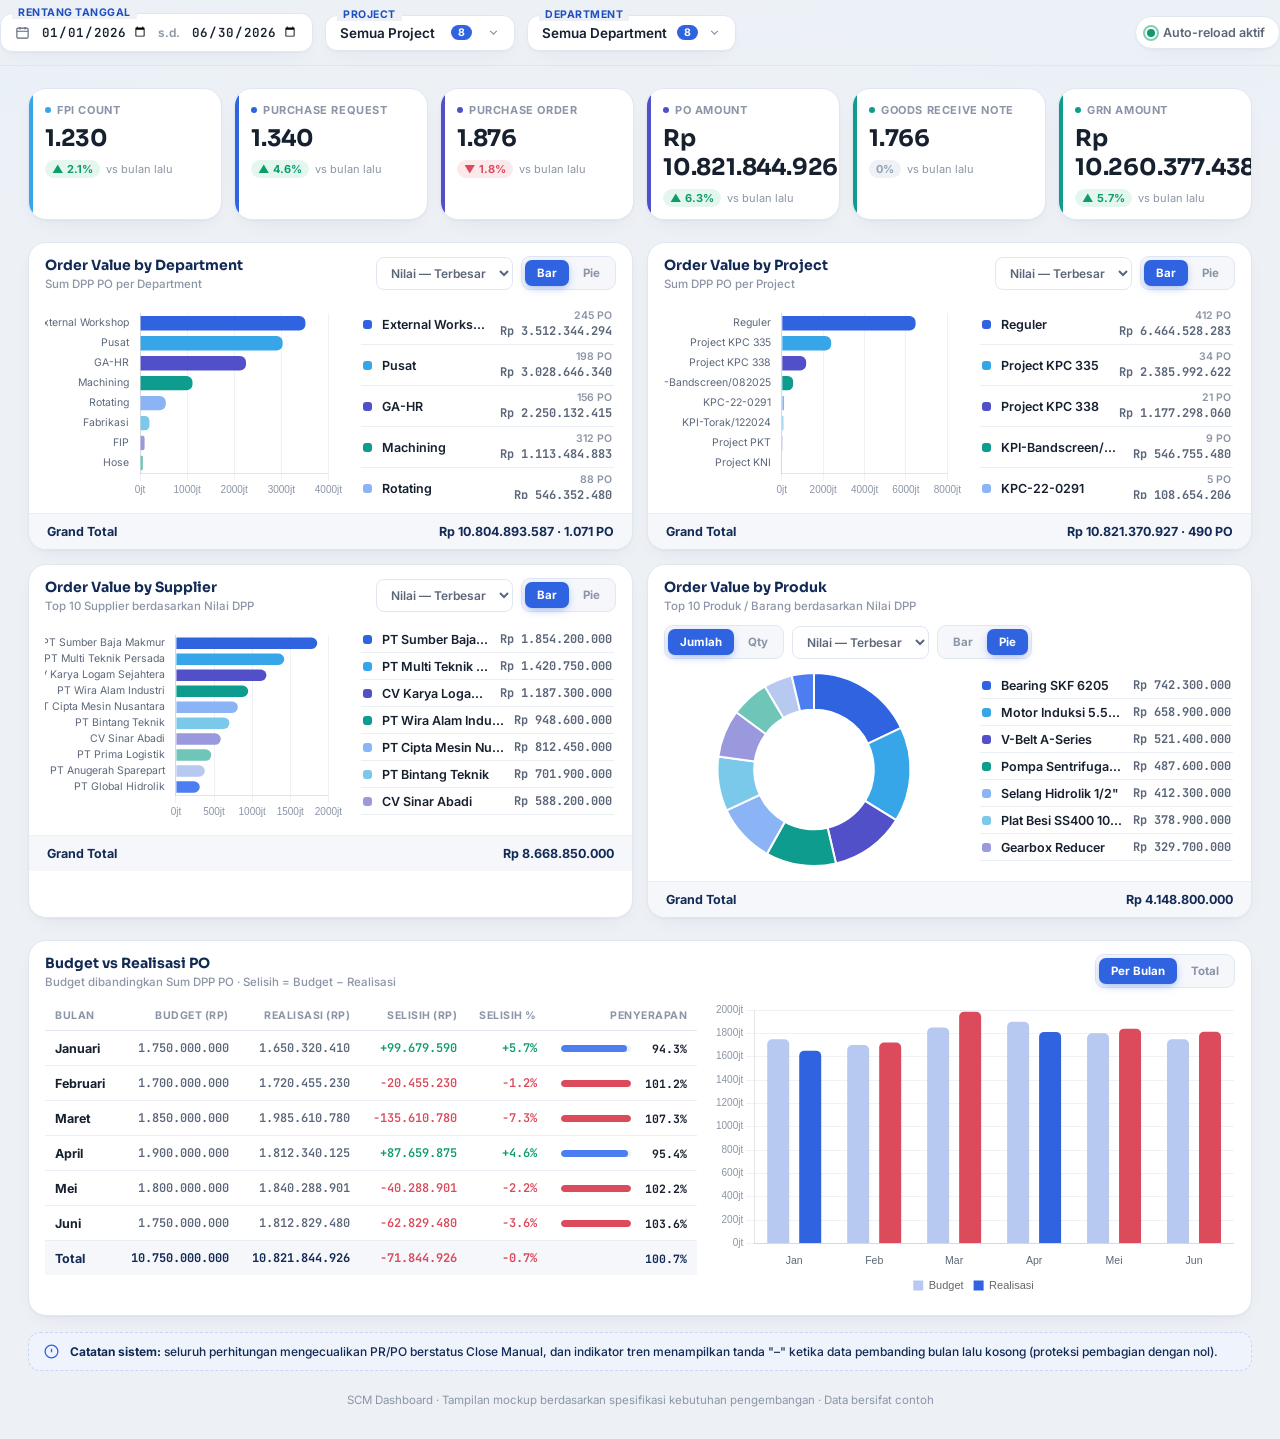
<file: pages/SCM_Dashboard_Monitoring.html>
<!DOCTYPE html>
<html lang="id">
<head>
<meta charset="UTF-8">
<meta name="viewport" content="width=device-width, initial-scale=1.0">
<title>SCM Dashboard — Monitoring</title>
<link rel="preconnect" href="https://fonts.googleapis.com">
<link rel="preconnect" href="https://fonts.gstatic.com" crossorigin>
<link href="https://fonts.googleapis.com/css2?family=Sora:wght@400;500;600;700;800&family=Inter:wght@400;500;600;700&family=JetBrains+Mono:wght@500&display=swap" rel="stylesheet">
<script>
/*!
 * Chart.js v4.4.4
 * https://www.chartjs.org
 * (c) 2024 Chart.js Contributors
 * Released under the MIT License
 */
!function(t,e){"object"==typeof exports&&"undefined"!=typeof module?module.exports=e():"function"==typeof define&&define.amd?define(e):(t="undefined"!=typeof globalThis?globalThis:t||self).Chart=e()}(this,(function(){"use strict";var t=Object.freeze({__proto__:null,get Colors(){return Go},get Decimation(){return Qo},get Filler(){return ma},get Legend(){return ya},get SubTitle(){return ka},get Title(){return Ma},get Tooltip(){return Ba}});function e(){}const i=(()=>{let t=0;return()=>t++})();function s(t){return null==t}function n(t){if(Array.isArray&&Array.isArray(t))return!0;const e=Object.prototype.toString.call(t);return"[object"===e.slice(0,7)&&"Array]"===e.slice(-6)}function o(t){return null!==t&&"[object Object]"===Object.prototype.toString.call(t)}function a(t){return("number"==typeof t||t instanceof Number)&&isFinite(+t)}function r(t,e){return a(t)?t:e}function l(t,e){return void 0===t?e:t}const h=(t,e)=>"string"==typeof t&&t.endsWith("%")?parseFloat(t)/100:+t/e,c=(t,e)=>"string"==typeof t&&t.endsWith("%")?parseFloat(t)/100*e:+t;function d(t,e,i){if(t&&"function"==typeof t.call)return t.apply(i,e)}function u(t,e,i,s){let a,r,l;if(n(t))if(r=t.length,s)for(a=r-1;a>=0;a--)e.call(i,t[a],a);else for(a=0;a<r;a++)e.call(i,t[a],a);else if(o(t))for(l=Object.keys(t),r=l.length,a=0;a<r;a++)e.call(i,t[l[a]],l[a])}function f(t,e){let i,s,n,o;if(!t||!e||t.length!==e.length)return!1;for(i=0,s=t.length;i<s;++i)if(n=t[i],o=e[i],n.datasetIndex!==o.datasetIndex||n.index!==o.index)return!1;return!0}function g(t){if(n(t))return t.map(g);if(o(t)){const e=Object.create(null),i=Object.keys(t),s=i.length;let n=0;for(;n<s;++n)e[i[n]]=g(t[i[n]]);return e}return t}function p(t){return-1===["__proto__","prototype","constructor"].indexOf(t)}function m(t,e,i,s){if(!p(t))return;const n=e[t],a=i[t];o(n)&&o(a)?x(n,a,s):e[t]=g(a)}function x(t,e,i){const s=n(e)?e:[e],a=s.length;if(!o(t))return t;const r=(i=i||{}).merger||m;let l;for(let e=0;e<a;++e){if(l=s[e],!o(l))continue;const n=Object.keys(l);for(let e=0,s=n.length;e<s;++e)r(n[e],t,l,i)}return t}function b(t,e){return x(t,e,{merger:_})}function _(t,e,i){if(!p(t))return;const s=e[t],n=i[t];o(s)&&o(n)?b(s,n):Object.prototype.hasOwnProperty.call(e,t)||(e[t]=g(n))}const y={"":t=>t,x:t=>t.x,y:t=>t.y};function v(t){const e=t.split("."),i=[];let s="";for(const t of e)s+=t,s.endsWith("\\")?s=s.slice(0,-1)+".":(i.push(s),s="");return i}function M(t,e){const i=y[e]||(y[e]=function(t){const e=v(t);return t=>{for(const i of e){if(""===i)break;t=t&&t[i]}return t}}(e));return i(t)}function w(t){return t.charAt(0).toUpperCase()+t.slice(1)}const k=t=>void 0!==t,S=t=>"function"==typeof t,P=(t,e)=>{if(t.size!==e.size)return!1;for(const i of t)if(!e.has(i))return!1;return!0};function D(t){return"mouseup"===t.type||"click"===t.type||"contextmenu"===t.type}const C=Math.PI,O=2*C,A=O+C,T=Number.POSITIVE_INFINITY,L=C/180,E=C/2,R=C/4,I=2*C/3,z=Math.log10,F=Math.sign;function V(t,e,i){return Math.abs(t-e)<i}function B(t){const e=Math.round(t);t=V(t,e,t/1e3)?e:t;const i=Math.pow(10,Math.floor(z(t))),s=t/i;return(s<=1?1:s<=2?2:s<=5?5:10)*i}function W(t){const e=[],i=Math.sqrt(t);let s;for(s=1;s<i;s++)t%s==0&&(e.push(s),e.push(t/s));return i===(0|i)&&e.push(i),e.sort(((t,e)=>t-e)).pop(),e}function N(t){return!isNaN(parseFloat(t))&&isFinite(t)}function H(t,e){const i=Math.round(t);return i-e<=t&&i+e>=t}function j(t,e,i){let s,n,o;for(s=0,n=t.length;s<n;s++)o=t[s][i],isNaN(o)||(e.min=Math.min(e.min,o),e.max=Math.max(e.max,o))}function $(t){return t*(C/180)}function Y(t){return t*(180/C)}function U(t){if(!a(t))return;let e=1,i=0;for(;Math.round(t*e)/e!==t;)e*=10,i++;return i}function X(t,e){const i=e.x-t.x,s=e.y-t.y,n=Math.sqrt(i*i+s*s);let o=Math.atan2(s,i);return o<-.5*C&&(o+=O),{angle:o,distance:n}}function q(t,e){return Math.sqrt(Math.pow(e.x-t.x,2)+Math.pow(e.y-t.y,2))}function K(t,e){return(t-e+A)%O-C}function G(t){return(t%O+O)%O}function Z(t,e,i,s){const n=G(t),o=G(e),a=G(i),r=G(o-n),l=G(a-n),h=G(n-o),c=G(n-a);return n===o||n===a||s&&o===a||r>l&&h<c}function J(t,e,i){return Math.max(e,Math.min(i,t))}function Q(t){return J(t,-32768,32767)}function tt(t,e,i,s=1e-6){return t>=Math.min(e,i)-s&&t<=Math.max(e,i)+s}function et(t,e,i){i=i||(i=>t[i]<e);let s,n=t.length-1,o=0;for(;n-o>1;)s=o+n>>1,i(s)?o=s:n=s;return{lo:o,hi:n}}const it=(t,e,i,s)=>et(t,i,s?s=>{const n=t[s][e];return n<i||n===i&&t[s+1][e]===i}:s=>t[s][e]<i),st=(t,e,i)=>et(t,i,(s=>t[s][e]>=i));function nt(t,e,i){let s=0,n=t.length;for(;s<n&&t[s]<e;)s++;for(;n>s&&t[n-1]>i;)n--;return s>0||n<t.length?t.slice(s,n):t}const ot=["push","pop","shift","splice","unshift"];function at(t,e){t._chartjs?t._chartjs.listeners.push(e):(Object.defineProperty(t,"_chartjs",{configurable:!0,enumerable:!1,value:{listeners:[e]}}),ot.forEach((e=>{const i="_onData"+w(e),s=t[e];Object.defineProperty(t,e,{configurable:!0,enumerable:!1,value(...e){const n=s.apply(this,e);return t._chartjs.listeners.forEach((t=>{"function"==typeof t[i]&&t[i](...e)})),n}})})))}function rt(t,e){const i=t._chartjs;if(!i)return;const s=i.listeners,n=s.indexOf(e);-1!==n&&s.splice(n,1),s.length>0||(ot.forEach((e=>{delete t[e]})),delete t._chartjs)}function lt(t){const e=new Set(t);return e.size===t.length?t:Array.from(e)}const ht="undefined"==typeof window?function(t){return t()}:window.requestAnimationFrame;function ct(t,e){let i=[],s=!1;return function(...n){i=n,s||(s=!0,ht.call(window,(()=>{s=!1,t.apply(e,i)})))}}function dt(t,e){let i;return function(...s){return e?(clearTimeout(i),i=setTimeout(t,e,s)):t.apply(this,s),e}}const ut=t=>"start"===t?"left":"end"===t?"right":"center",ft=(t,e,i)=>"start"===t?e:"end"===t?i:(e+i)/2,gt=(t,e,i,s)=>t===(s?"left":"right")?i:"center"===t?(e+i)/2:e;function pt(t,e,i){const s=e.length;let n=0,o=s;if(t._sorted){const{iScale:a,_parsed:r}=t,l=a.axis,{min:h,max:c,minDefined:d,maxDefined:u}=a.getUserBounds();d&&(n=J(Math.min(it(r,l,h).lo,i?s:it(e,l,a.getPixelForValue(h)).lo),0,s-1)),o=u?J(Math.max(it(r,a.axis,c,!0).hi+1,i?0:it(e,l,a.getPixelForValue(c),!0).hi+1),n,s)-n:s-n}return{start:n,count:o}}function mt(t){const{xScale:e,yScale:i,_scaleRanges:s}=t,n={xmin:e.min,xmax:e.max,ymin:i.min,ymax:i.max};if(!s)return t._scaleRanges=n,!0;const o=s.xmin!==e.min||s.xmax!==e.max||s.ymin!==i.min||s.ymax!==i.max;return Object.assign(s,n),o}class xt{constructor(){this._request=null,this._charts=new Map,this._running=!1,this._lastDate=void 0}_notify(t,e,i,s){const n=e.listeners[s],o=e.duration;n.forEach((s=>s({chart:t,initial:e.initial,numSteps:o,currentStep:Math.min(i-e.start,o)})))}_refresh(){this._request||(this._running=!0,this._request=ht.call(window,(()=>{this._update(),this._request=null,this._running&&this._refresh()})))}_update(t=Date.now()){let e=0;this._charts.forEach(((i,s)=>{if(!i.running||!i.items.length)return;const n=i.items;let o,a=n.length-1,r=!1;for(;a>=0;--a)o=n[a],o._active?(o._total>i.duration&&(i.duration=o._total),o.tick(t),r=!0):(n[a]=n[n.length-1],n.pop());r&&(s.draw(),this._notify(s,i,t,"progress")),n.length||(i.running=!1,this._notify(s,i,t,"complete"),i.initial=!1),e+=n.length})),this._lastDate=t,0===e&&(this._running=!1)}_getAnims(t){const e=this._charts;let i=e.get(t);return i||(i={running:!1,initial:!0,items:[],listeners:{complete:[],progress:[]}},e.set(t,i)),i}listen(t,e,i){this._getAnims(t).listeners[e].push(i)}add(t,e){e&&e.length&&this._getAnims(t).items.push(...e)}has(t){return this._getAnims(t).items.length>0}start(t){const e=this._charts.get(t);e&&(e.running=!0,e.start=Date.now(),e.duration=e.items.reduce(((t,e)=>Math.max(t,e._duration)),0),this._refresh())}running(t){if(!this._running)return!1;const e=this._charts.get(t);return!!(e&&e.running&&e.items.length)}stop(t){const e=this._charts.get(t);if(!e||!e.items.length)return;const i=e.items;let s=i.length-1;for(;s>=0;--s)i[s].cancel();e.items=[],this._notify(t,e,Date.now(),"complete")}remove(t){return this._charts.delete(t)}}var bt=new xt;
/*!
 * @kurkle/color v0.3.2
 * https://github.com/kurkle/color#readme
 * (c) 2023 Jukka Kurkela
 * Released under the MIT License
 */function _t(t){return t+.5|0}const yt=(t,e,i)=>Math.max(Math.min(t,i),e);function vt(t){return yt(_t(2.55*t),0,255)}function Mt(t){return yt(_t(255*t),0,255)}function wt(t){return yt(_t(t/2.55)/100,0,1)}function kt(t){return yt(_t(100*t),0,100)}const St={0:0,1:1,2:2,3:3,4:4,5:5,6:6,7:7,8:8,9:9,A:10,B:11,C:12,D:13,E:14,F:15,a:10,b:11,c:12,d:13,e:14,f:15},Pt=[..."0123456789ABCDEF"],Dt=t=>Pt[15&t],Ct=t=>Pt[(240&t)>>4]+Pt[15&t],Ot=t=>(240&t)>>4==(15&t);function At(t){var e=(t=>Ot(t.r)&&Ot(t.g)&&Ot(t.b)&&Ot(t.a))(t)?Dt:Ct;return t?"#"+e(t.r)+e(t.g)+e(t.b)+((t,e)=>t<255?e(t):"")(t.a,e):void 0}const Tt=/^(hsla?|hwb|hsv)\(\s*([-+.e\d]+)(?:deg)?[\s,]+([-+.e\d]+)%[\s,]+([-+.e\d]+)%(?:[\s,]+([-+.e\d]+)(%)?)?\s*\)$/;function Lt(t,e,i){const s=e*Math.min(i,1-i),n=(e,n=(e+t/30)%12)=>i-s*Math.max(Math.min(n-3,9-n,1),-1);return[n(0),n(8),n(4)]}function Et(t,e,i){const s=(s,n=(s+t/60)%6)=>i-i*e*Math.max(Math.min(n,4-n,1),0);return[s(5),s(3),s(1)]}function Rt(t,e,i){const s=Lt(t,1,.5);let n;for(e+i>1&&(n=1/(e+i),e*=n,i*=n),n=0;n<3;n++)s[n]*=1-e-i,s[n]+=e;return s}function It(t){const e=t.r/255,i=t.g/255,s=t.b/255,n=Math.max(e,i,s),o=Math.min(e,i,s),a=(n+o)/2;let r,l,h;return n!==o&&(h=n-o,l=a>.5?h/(2-n-o):h/(n+o),r=function(t,e,i,s,n){return t===n?(e-i)/s+(e<i?6:0):e===n?(i-t)/s+2:(t-e)/s+4}(e,i,s,h,n),r=60*r+.5),[0|r,l||0,a]}function zt(t,e,i,s){return(Array.isArray(e)?t(e[0],e[1],e[2]):t(e,i,s)).map(Mt)}function Ft(t,e,i){return zt(Lt,t,e,i)}function Vt(t){return(t%360+360)%360}function Bt(t){const e=Tt.exec(t);let i,s=255;if(!e)return;e[5]!==i&&(s=e[6]?vt(+e[5]):Mt(+e[5]));const n=Vt(+e[2]),o=+e[3]/100,a=+e[4]/100;return i="hwb"===e[1]?function(t,e,i){return zt(Rt,t,e,i)}(n,o,a):"hsv"===e[1]?function(t,e,i){return zt(Et,t,e,i)}(n,o,a):Ft(n,o,a),{r:i[0],g:i[1],b:i[2],a:s}}const Wt={x:"dark",Z:"light",Y:"re",X:"blu",W:"gr",V:"medium",U:"slate",A:"ee",T:"ol",S:"or",B:"ra",C:"lateg",D:"ights",R:"in",Q:"turquois",E:"hi",P:"ro",O:"al",N:"le",M:"de",L:"yello",F:"en",K:"ch",G:"arks",H:"ea",I:"ightg",J:"wh"},Nt={OiceXe:"f0f8ff",antiquewEte:"faebd7",aqua:"ffff",aquamarRe:"7fffd4",azuY:"f0ffff",beige:"f5f5dc",bisque:"ffe4c4",black:"0",blanKedOmond:"ffebcd",Xe:"ff",XeviTet:"8a2be2",bPwn:"a52a2a",burlywood:"deb887",caMtXe:"5f9ea0",KartYuse:"7fff00",KocTate:"d2691e",cSO:"ff7f50",cSnflowerXe:"6495ed",cSnsilk:"fff8dc",crimson:"dc143c",cyan:"ffff",xXe:"8b",xcyan:"8b8b",xgTMnPd:"b8860b",xWay:"a9a9a9",xgYF:"6400",xgYy:"a9a9a9",xkhaki:"bdb76b",xmagFta:"8b008b",xTivegYF:"556b2f",xSange:"ff8c00",xScEd:"9932cc",xYd:"8b0000",xsOmon:"e9967a",xsHgYF:"8fbc8f",xUXe:"483d8b",xUWay:"2f4f4f",xUgYy:"2f4f4f",xQe:"ced1",xviTet:"9400d3",dAppRk:"ff1493",dApskyXe:"bfff",dimWay:"696969",dimgYy:"696969",dodgerXe:"1e90ff",fiYbrick:"b22222",flSOwEte:"fffaf0",foYstWAn:"228b22",fuKsia:"ff00ff",gaRsbSo:"dcdcdc",ghostwEte:"f8f8ff",gTd:"ffd700",gTMnPd:"daa520",Way:"808080",gYF:"8000",gYFLw:"adff2f",gYy:"808080",honeyMw:"f0fff0",hotpRk:"ff69b4",RdianYd:"cd5c5c",Rdigo:"4b0082",ivSy:"fffff0",khaki:"f0e68c",lavFMr:"e6e6fa",lavFMrXsh:"fff0f5",lawngYF:"7cfc00",NmoncEffon:"fffacd",ZXe:"add8e6",ZcSO:"f08080",Zcyan:"e0ffff",ZgTMnPdLw:"fafad2",ZWay:"d3d3d3",ZgYF:"90ee90",ZgYy:"d3d3d3",ZpRk:"ffb6c1",ZsOmon:"ffa07a",ZsHgYF:"20b2aa",ZskyXe:"87cefa",ZUWay:"778899",ZUgYy:"778899",ZstAlXe:"b0c4de",ZLw:"ffffe0",lime:"ff00",limegYF:"32cd32",lRF:"faf0e6",magFta:"ff00ff",maPon:"800000",VaquamarRe:"66cdaa",VXe:"cd",VScEd:"ba55d3",VpurpN:"9370db",VsHgYF:"3cb371",VUXe:"7b68ee",VsprRggYF:"fa9a",VQe:"48d1cc",VviTetYd:"c71585",midnightXe:"191970",mRtcYam:"f5fffa",mistyPse:"ffe4e1",moccasR:"ffe4b5",navajowEte:"ffdead",navy:"80",Tdlace:"fdf5e6",Tive:"808000",TivedBb:"6b8e23",Sange:"ffa500",SangeYd:"ff4500",ScEd:"da70d6",pOegTMnPd:"eee8aa",pOegYF:"98fb98",pOeQe:"afeeee",pOeviTetYd:"db7093",papayawEp:"ffefd5",pHKpuff:"ffdab9",peru:"cd853f",pRk:"ffc0cb",plum:"dda0dd",powMrXe:"b0e0e6",purpN:"800080",YbeccapurpN:"663399",Yd:"ff0000",Psybrown:"bc8f8f",PyOXe:"4169e1",saddNbPwn:"8b4513",sOmon:"fa8072",sandybPwn:"f4a460",sHgYF:"2e8b57",sHshell:"fff5ee",siFna:"a0522d",silver:"c0c0c0",skyXe:"87ceeb",UXe:"6a5acd",UWay:"708090",UgYy:"708090",snow:"fffafa",sprRggYF:"ff7f",stAlXe:"4682b4",tan:"d2b48c",teO:"8080",tEstN:"d8bfd8",tomato:"ff6347",Qe:"40e0d0",viTet:"ee82ee",JHt:"f5deb3",wEte:"ffffff",wEtesmoke:"f5f5f5",Lw:"ffff00",LwgYF:"9acd32"};let Ht;function jt(t){Ht||(Ht=function(){const t={},e=Object.keys(Nt),i=Object.keys(Wt);let s,n,o,a,r;for(s=0;s<e.length;s++){for(a=r=e[s],n=0;n<i.length;n++)o=i[n],r=r.replace(o,Wt[o]);o=parseInt(Nt[a],16),t[r]=[o>>16&255,o>>8&255,255&o]}return t}(),Ht.transparent=[0,0,0,0]);const e=Ht[t.toLowerCase()];return e&&{r:e[0],g:e[1],b:e[2],a:4===e.length?e[3]:255}}const $t=/^rgba?\(\s*([-+.\d]+)(%)?[\s,]+([-+.e\d]+)(%)?[\s,]+([-+.e\d]+)(%)?(?:[\s,/]+([-+.e\d]+)(%)?)?\s*\)$/;const Yt=t=>t<=.0031308?12.92*t:1.055*Math.pow(t,1/2.4)-.055,Ut=t=>t<=.04045?t/12.92:Math.pow((t+.055)/1.055,2.4);function Xt(t,e,i){if(t){let s=It(t);s[e]=Math.max(0,Math.min(s[e]+s[e]*i,0===e?360:1)),s=Ft(s),t.r=s[0],t.g=s[1],t.b=s[2]}}function qt(t,e){return t?Object.assign(e||{},t):t}function Kt(t){var e={r:0,g:0,b:0,a:255};return Array.isArray(t)?t.length>=3&&(e={r:t[0],g:t[1],b:t[2],a:255},t.length>3&&(e.a=Mt(t[3]))):(e=qt(t,{r:0,g:0,b:0,a:1})).a=Mt(e.a),e}function Gt(t){return"r"===t.charAt(0)?function(t){const e=$t.exec(t);let i,s,n,o=255;if(e){if(e[7]!==i){const t=+e[7];o=e[8]?vt(t):yt(255*t,0,255)}return i=+e[1],s=+e[3],n=+e[5],i=255&(e[2]?vt(i):yt(i,0,255)),s=255&(e[4]?vt(s):yt(s,0,255)),n=255&(e[6]?vt(n):yt(n,0,255)),{r:i,g:s,b:n,a:o}}}(t):Bt(t)}class Zt{constructor(t){if(t instanceof Zt)return t;const e=typeof t;let i;var s,n,o;"object"===e?i=Kt(t):"string"===e&&(o=(s=t).length,"#"===s[0]&&(4===o||5===o?n={r:255&17*St[s[1]],g:255&17*St[s[2]],b:255&17*St[s[3]],a:5===o?17*St[s[4]]:255}:7!==o&&9!==o||(n={r:St[s[1]]<<4|St[s[2]],g:St[s[3]]<<4|St[s[4]],b:St[s[5]]<<4|St[s[6]],a:9===o?St[s[7]]<<4|St[s[8]]:255})),i=n||jt(t)||Gt(t)),this._rgb=i,this._valid=!!i}get valid(){return this._valid}get rgb(){var t=qt(this._rgb);return t&&(t.a=wt(t.a)),t}set rgb(t){this._rgb=Kt(t)}rgbString(){return this._valid?(t=this._rgb)&&(t.a<255?`rgba(${t.r}, ${t.g}, ${t.b}, ${wt(t.a)})`:`rgb(${t.r}, ${t.g}, ${t.b})`):void 0;var t}hexString(){return this._valid?At(this._rgb):void 0}hslString(){return this._valid?function(t){if(!t)return;const e=It(t),i=e[0],s=kt(e[1]),n=kt(e[2]);return t.a<255?`hsla(${i}, ${s}%, ${n}%, ${wt(t.a)})`:`hsl(${i}, ${s}%, ${n}%)`}(this._rgb):void 0}mix(t,e){if(t){const i=this.rgb,s=t.rgb;let n;const o=e===n?.5:e,a=2*o-1,r=i.a-s.a,l=((a*r==-1?a:(a+r)/(1+a*r))+1)/2;n=1-l,i.r=255&l*i.r+n*s.r+.5,i.g=255&l*i.g+n*s.g+.5,i.b=255&l*i.b+n*s.b+.5,i.a=o*i.a+(1-o)*s.a,this.rgb=i}return this}interpolate(t,e){return t&&(this._rgb=function(t,e,i){const s=Ut(wt(t.r)),n=Ut(wt(t.g)),o=Ut(wt(t.b));return{r:Mt(Yt(s+i*(Ut(wt(e.r))-s))),g:Mt(Yt(n+i*(Ut(wt(e.g))-n))),b:Mt(Yt(o+i*(Ut(wt(e.b))-o))),a:t.a+i*(e.a-t.a)}}(this._rgb,t._rgb,e)),this}clone(){return new Zt(this.rgb)}alpha(t){return this._rgb.a=Mt(t),this}clearer(t){return this._rgb.a*=1-t,this}greyscale(){const t=this._rgb,e=_t(.3*t.r+.59*t.g+.11*t.b);return t.r=t.g=t.b=e,this}opaquer(t){return this._rgb.a*=1+t,this}negate(){const t=this._rgb;return t.r=255-t.r,t.g=255-t.g,t.b=255-t.b,this}lighten(t){return Xt(this._rgb,2,t),this}darken(t){return Xt(this._rgb,2,-t),this}saturate(t){return Xt(this._rgb,1,t),this}desaturate(t){return Xt(this._rgb,1,-t),this}rotate(t){return function(t,e){var i=It(t);i[0]=Vt(i[0]+e),i=Ft(i),t.r=i[0],t.g=i[1],t.b=i[2]}(this._rgb,t),this}}function Jt(t){if(t&&"object"==typeof t){const e=t.toString();return"[object CanvasPattern]"===e||"[object CanvasGradient]"===e}return!1}function Qt(t){return Jt(t)?t:new Zt(t)}function te(t){return Jt(t)?t:new Zt(t).saturate(.5).darken(.1).hexString()}const ee=["x","y","borderWidth","radius","tension"],ie=["color","borderColor","backgroundColor"];const se=new Map;function ne(t,e,i){return function(t,e){e=e||{};const i=t+JSON.stringify(e);let s=se.get(i);return s||(s=new Intl.NumberFormat(t,e),se.set(i,s)),s}(e,i).format(t)}const oe={values:t=>n(t)?t:""+t,numeric(t,e,i){if(0===t)return"0";const s=this.chart.options.locale;let n,o=t;if(i.length>1){const e=Math.max(Math.abs(i[0].value),Math.abs(i[i.length-1].value));(e<1e-4||e>1e15)&&(n="scientific"),o=function(t,e){let i=e.length>3?e[2].value-e[1].value:e[1].value-e[0].value;Math.abs(i)>=1&&t!==Math.floor(t)&&(i=t-Math.floor(t));return i}(t,i)}const a=z(Math.abs(o)),r=isNaN(a)?1:Math.max(Math.min(-1*Math.floor(a),20),0),l={notation:n,minimumFractionDigits:r,maximumFractionDigits:r};return Object.assign(l,this.options.ticks.format),ne(t,s,l)},logarithmic(t,e,i){if(0===t)return"0";const s=i[e].significand||t/Math.pow(10,Math.floor(z(t)));return[1,2,3,5,10,15].includes(s)||e>.8*i.length?oe.numeric.call(this,t,e,i):""}};var ae={formatters:oe};const re=Object.create(null),le=Object.create(null);function he(t,e){if(!e)return t;const i=e.split(".");for(let e=0,s=i.length;e<s;++e){const s=i[e];t=t[s]||(t[s]=Object.create(null))}return t}function ce(t,e,i){return"string"==typeof e?x(he(t,e),i):x(he(t,""),e)}class de{constructor(t,e){this.animation=void 0,this.backgroundColor="rgba(0,0,0,0.1)",this.borderColor="rgba(0,0,0,0.1)",this.color="#666",this.datasets={},this.devicePixelRatio=t=>t.chart.platform.getDevicePixelRatio(),this.elements={},this.events=["mousemove","mouseout","click","touchstart","touchmove"],this.font={family:"'Helvetica Neue', 'Helvetica', 'Arial', sans-serif",size:12,style:"normal",lineHeight:1.2,weight:null},this.hover={},this.hoverBackgroundColor=(t,e)=>te(e.backgroundColor),this.hoverBorderColor=(t,e)=>te(e.borderColor),this.hoverColor=(t,e)=>te(e.color),this.indexAxis="x",this.interaction={mode:"nearest",intersect:!0,includeInvisible:!1},this.maintainAspectRatio=!0,this.onHover=null,this.onClick=null,this.parsing=!0,this.plugins={},this.responsive=!0,this.scale=void 0,this.scales={},this.showLine=!0,this.drawActiveElementsOnTop=!0,this.describe(t),this.apply(e)}set(t,e){return ce(this,t,e)}get(t){return he(this,t)}describe(t,e){return ce(le,t,e)}override(t,e){return ce(re,t,e)}route(t,e,i,s){const n=he(this,t),a=he(this,i),r="_"+e;Object.defineProperties(n,{[r]:{value:n[e],writable:!0},[e]:{enumerable:!0,get(){const t=this[r],e=a[s];return o(t)?Object.assign({},e,t):l(t,e)},set(t){this[r]=t}}})}apply(t){t.forEach((t=>t(this)))}}var ue=new de({_scriptable:t=>!t.startsWith("on"),_indexable:t=>"events"!==t,hover:{_fallback:"interaction"},interaction:{_scriptable:!1,_indexable:!1}},[function(t){t.set("animation",{delay:void 0,duration:1e3,easing:"easeOutQuart",fn:void 0,from:void 0,loop:void 0,to:void 0,type:void 0}),t.describe("animation",{_fallback:!1,_indexable:!1,_scriptable:t=>"onProgress"!==t&&"onComplete"!==t&&"fn"!==t}),t.set("animations",{colors:{type:"color",properties:ie},numbers:{type:"number",properties:ee}}),t.describe("animations",{_fallback:"animation"}),t.set("transitions",{active:{animation:{duration:400}},resize:{animation:{duration:0}},show:{animations:{colors:{from:"transparent"},visible:{type:"boolean",duration:0}}},hide:{animations:{colors:{to:"transparent"},visible:{type:"boolean",easing:"linear",fn:t=>0|t}}}})},function(t){t.set("layout",{autoPadding:!0,padding:{top:0,right:0,bottom:0,left:0}})},function(t){t.set("scale",{display:!0,offset:!1,reverse:!1,beginAtZero:!1,bounds:"ticks",clip:!0,grace:0,grid:{display:!0,lineWidth:1,drawOnChartArea:!0,drawTicks:!0,tickLength:8,tickWidth:(t,e)=>e.lineWidth,tickColor:(t,e)=>e.color,offset:!1},border:{display:!0,dash:[],dashOffset:0,width:1},title:{display:!1,text:"",padding:{top:4,bottom:4}},ticks:{minRotation:0,maxRotation:50,mirror:!1,textStrokeWidth:0,textStrokeColor:"",padding:3,display:!0,autoSkip:!0,autoSkipPadding:3,labelOffset:0,callback:ae.formatters.values,minor:{},major:{},align:"center",crossAlign:"near",showLabelBackdrop:!1,backdropColor:"rgba(255, 255, 255, 0.75)",backdropPadding:2}}),t.route("scale.ticks","color","","color"),t.route("scale.grid","color","","borderColor"),t.route("scale.border","color","","borderColor"),t.route("scale.title","color","","color"),t.describe("scale",{_fallback:!1,_scriptable:t=>!t.startsWith("before")&&!t.startsWith("after")&&"callback"!==t&&"parser"!==t,_indexable:t=>"borderDash"!==t&&"tickBorderDash"!==t&&"dash"!==t}),t.describe("scales",{_fallback:"scale"}),t.describe("scale.ticks",{_scriptable:t=>"backdropPadding"!==t&&"callback"!==t,_indexable:t=>"backdropPadding"!==t})}]);function fe(){return"undefined"!=typeof window&&"undefined"!=typeof document}function ge(t){let e=t.parentNode;return e&&"[object ShadowRoot]"===e.toString()&&(e=e.host),e}function pe(t,e,i){let s;return"string"==typeof t?(s=parseInt(t,10),-1!==t.indexOf("%")&&(s=s/100*e.parentNode[i])):s=t,s}const me=t=>t.ownerDocument.defaultView.getComputedStyle(t,null);function xe(t,e){return me(t).getPropertyValue(e)}const be=["top","right","bottom","left"];function _e(t,e,i){const s={};i=i?"-"+i:"";for(let n=0;n<4;n++){const o=be[n];s[o]=parseFloat(t[e+"-"+o+i])||0}return s.width=s.left+s.right,s.height=s.top+s.bottom,s}const ye=(t,e,i)=>(t>0||e>0)&&(!i||!i.shadowRoot);function ve(t,e){if("native"in t)return t;const{canvas:i,currentDevicePixelRatio:s}=e,n=me(i),o="border-box"===n.boxSizing,a=_e(n,"padding"),r=_e(n,"border","width"),{x:l,y:h,box:c}=function(t,e){const i=t.touches,s=i&&i.length?i[0]:t,{offsetX:n,offsetY:o}=s;let a,r,l=!1;if(ye(n,o,t.target))a=n,r=o;else{const t=e.getBoundingClientRect();a=s.clientX-t.left,r=s.clientY-t.top,l=!0}return{x:a,y:r,box:l}}(t,i),d=a.left+(c&&r.left),u=a.top+(c&&r.top);let{width:f,height:g}=e;return o&&(f-=a.width+r.width,g-=a.height+r.height),{x:Math.round((l-d)/f*i.width/s),y:Math.round((h-u)/g*i.height/s)}}const Me=t=>Math.round(10*t)/10;function we(t,e,i,s){const n=me(t),o=_e(n,"margin"),a=pe(n.maxWidth,t,"clientWidth")||T,r=pe(n.maxHeight,t,"clientHeight")||T,l=function(t,e,i){let s,n;if(void 0===e||void 0===i){const o=t&&ge(t);if(o){const t=o.getBoundingClientRect(),a=me(o),r=_e(a,"border","width"),l=_e(a,"padding");e=t.width-l.width-r.width,i=t.height-l.height-r.height,s=pe(a.maxWidth,o,"clientWidth"),n=pe(a.maxHeight,o,"clientHeight")}else e=t.clientWidth,i=t.clientHeight}return{width:e,height:i,maxWidth:s||T,maxHeight:n||T}}(t,e,i);let{width:h,height:c}=l;if("content-box"===n.boxSizing){const t=_e(n,"border","width"),e=_e(n,"padding");h-=e.width+t.width,c-=e.height+t.height}h=Math.max(0,h-o.width),c=Math.max(0,s?h/s:c-o.height),h=Me(Math.min(h,a,l.maxWidth)),c=Me(Math.min(c,r,l.maxHeight)),h&&!c&&(c=Me(h/2));return(void 0!==e||void 0!==i)&&s&&l.height&&c>l.height&&(c=l.height,h=Me(Math.floor(c*s))),{width:h,height:c}}function ke(t,e,i){const s=e||1,n=Math.floor(t.height*s),o=Math.floor(t.width*s);t.height=Math.floor(t.height),t.width=Math.floor(t.width);const a=t.canvas;return a.style&&(i||!a.style.height&&!a.style.width)&&(a.style.height=`${t.height}px`,a.style.width=`${t.width}px`),(t.currentDevicePixelRatio!==s||a.height!==n||a.width!==o)&&(t.currentDevicePixelRatio=s,a.height=n,a.width=o,t.ctx.setTransform(s,0,0,s,0,0),!0)}const Se=function(){let t=!1;try{const e={get passive(){return t=!0,!1}};fe()&&(window.addEventListener("test",null,e),window.removeEventListener("test",null,e))}catch(t){}return t}();function Pe(t,e){const i=xe(t,e),s=i&&i.match(/^(\d+)(\.\d+)?px$/);return s?+s[1]:void 0}function De(t){return!t||s(t.size)||s(t.family)?null:(t.style?t.style+" ":"")+(t.weight?t.weight+" ":"")+t.size+"px "+t.family}function Ce(t,e,i,s,n){let o=e[n];return o||(o=e[n]=t.measureText(n).width,i.push(n)),o>s&&(s=o),s}function Oe(t,e,i,s){let o=(s=s||{}).data=s.data||{},a=s.garbageCollect=s.garbageCollect||[];s.font!==e&&(o=s.data={},a=s.garbageCollect=[],s.font=e),t.save(),t.font=e;let r=0;const l=i.length;let h,c,d,u,f;for(h=0;h<l;h++)if(u=i[h],null==u||n(u)){if(n(u))for(c=0,d=u.length;c<d;c++)f=u[c],null==f||n(f)||(r=Ce(t,o,a,r,f))}else r=Ce(t,o,a,r,u);t.restore();const g=a.length/2;if(g>i.length){for(h=0;h<g;h++)delete o[a[h]];a.splice(0,g)}return r}function Ae(t,e,i){const s=t.currentDevicePixelRatio,n=0!==i?Math.max(i/2,.5):0;return Math.round((e-n)*s)/s+n}function Te(t,e){(e||t)&&((e=e||t.getContext("2d")).save(),e.resetTransform(),e.clearRect(0,0,t.width,t.height),e.restore())}function Le(t,e,i,s){Ee(t,e,i,s,null)}function Ee(t,e,i,s,n){let o,a,r,l,h,c,d,u;const f=e.pointStyle,g=e.rotation,p=e.radius;let m=(g||0)*L;if(f&&"object"==typeof f&&(o=f.toString(),"[object HTMLImageElement]"===o||"[object HTMLCanvasElement]"===o))return t.save(),t.translate(i,s),t.rotate(m),t.drawImage(f,-f.width/2,-f.height/2,f.width,f.height),void t.restore();if(!(isNaN(p)||p<=0)){switch(t.beginPath(),f){default:n?t.ellipse(i,s,n/2,p,0,0,O):t.arc(i,s,p,0,O),t.closePath();break;case"triangle":c=n?n/2:p,t.moveTo(i+Math.sin(m)*c,s-Math.cos(m)*p),m+=I,t.lineTo(i+Math.sin(m)*c,s-Math.cos(m)*p),m+=I,t.lineTo(i+Math.sin(m)*c,s-Math.cos(m)*p),t.closePath();break;case"rectRounded":h=.516*p,l=p-h,a=Math.cos(m+R)*l,d=Math.cos(m+R)*(n?n/2-h:l),r=Math.sin(m+R)*l,u=Math.sin(m+R)*(n?n/2-h:l),t.arc(i-d,s-r,h,m-C,m-E),t.arc(i+u,s-a,h,m-E,m),t.arc(i+d,s+r,h,m,m+E),t.arc(i-u,s+a,h,m+E,m+C),t.closePath();break;case"rect":if(!g){l=Math.SQRT1_2*p,c=n?n/2:l,t.rect(i-c,s-l,2*c,2*l);break}m+=R;case"rectRot":d=Math.cos(m)*(n?n/2:p),a=Math.cos(m)*p,r=Math.sin(m)*p,u=Math.sin(m)*(n?n/2:p),t.moveTo(i-d,s-r),t.lineTo(i+u,s-a),t.lineTo(i+d,s+r),t.lineTo(i-u,s+a),t.closePath();break;case"crossRot":m+=R;case"cross":d=Math.cos(m)*(n?n/2:p),a=Math.cos(m)*p,r=Math.sin(m)*p,u=Math.sin(m)*(n?n/2:p),t.moveTo(i-d,s-r),t.lineTo(i+d,s+r),t.moveTo(i+u,s-a),t.lineTo(i-u,s+a);break;case"star":d=Math.cos(m)*(n?n/2:p),a=Math.cos(m)*p,r=Math.sin(m)*p,u=Math.sin(m)*(n?n/2:p),t.moveTo(i-d,s-r),t.lineTo(i+d,s+r),t.moveTo(i+u,s-a),t.lineTo(i-u,s+a),m+=R,d=Math.cos(m)*(n?n/2:p),a=Math.cos(m)*p,r=Math.sin(m)*p,u=Math.sin(m)*(n?n/2:p),t.moveTo(i-d,s-r),t.lineTo(i+d,s+r),t.moveTo(i+u,s-a),t.lineTo(i-u,s+a);break;case"line":a=n?n/2:Math.cos(m)*p,r=Math.sin(m)*p,t.moveTo(i-a,s-r),t.lineTo(i+a,s+r);break;case"dash":t.moveTo(i,s),t.lineTo(i+Math.cos(m)*(n?n/2:p),s+Math.sin(m)*p);break;case!1:t.closePath()}t.fill(),e.borderWidth>0&&t.stroke()}}function Re(t,e,i){return i=i||.5,!e||t&&t.x>e.left-i&&t.x<e.right+i&&t.y>e.top-i&&t.y<e.bottom+i}function Ie(t,e){t.save(),t.beginPath(),t.rect(e.left,e.top,e.right-e.left,e.bottom-e.top),t.clip()}function ze(t){t.restore()}function Fe(t,e,i,s,n){if(!e)return t.lineTo(i.x,i.y);if("middle"===n){const s=(e.x+i.x)/2;t.lineTo(s,e.y),t.lineTo(s,i.y)}else"after"===n!=!!s?t.lineTo(e.x,i.y):t.lineTo(i.x,e.y);t.lineTo(i.x,i.y)}function Ve(t,e,i,s){if(!e)return t.lineTo(i.x,i.y);t.bezierCurveTo(s?e.cp1x:e.cp2x,s?e.cp1y:e.cp2y,s?i.cp2x:i.cp1x,s?i.cp2y:i.cp1y,i.x,i.y)}function Be(t,e,i,s,n){if(n.strikethrough||n.underline){const o=t.measureText(s),a=e-o.actualBoundingBoxLeft,r=e+o.actualBoundingBoxRight,l=i-o.actualBoundingBoxAscent,h=i+o.actualBoundingBoxDescent,c=n.strikethrough?(l+h)/2:h;t.strokeStyle=t.fillStyle,t.beginPath(),t.lineWidth=n.decorationWidth||2,t.moveTo(a,c),t.lineTo(r,c),t.stroke()}}function We(t,e){const i=t.fillStyle;t.fillStyle=e.color,t.fillRect(e.left,e.top,e.width,e.height),t.fillStyle=i}function Ne(t,e,i,o,a,r={}){const l=n(e)?e:[e],h=r.strokeWidth>0&&""!==r.strokeColor;let c,d;for(t.save(),t.font=a.string,function(t,e){e.translation&&t.translate(e.translation[0],e.translation[1]),s(e.rotation)||t.rotate(e.rotation),e.color&&(t.fillStyle=e.color),e.textAlign&&(t.textAlign=e.textAlign),e.textBaseline&&(t.textBaseline=e.textBaseline)}(t,r),c=0;c<l.length;++c)d=l[c],r.backdrop&&We(t,r.backdrop),h&&(r.strokeColor&&(t.strokeStyle=r.strokeColor),s(r.strokeWidth)||(t.lineWidth=r.strokeWidth),t.strokeText(d,i,o,r.maxWidth)),t.fillText(d,i,o,r.maxWidth),Be(t,i,o,d,r),o+=Number(a.lineHeight);t.restore()}function He(t,e){const{x:i,y:s,w:n,h:o,radius:a}=e;t.arc(i+a.topLeft,s+a.topLeft,a.topLeft,1.5*C,C,!0),t.lineTo(i,s+o-a.bottomLeft),t.arc(i+a.bottomLeft,s+o-a.bottomLeft,a.bottomLeft,C,E,!0),t.lineTo(i+n-a.bottomRight,s+o),t.arc(i+n-a.bottomRight,s+o-a.bottomRight,a.bottomRight,E,0,!0),t.lineTo(i+n,s+a.topRight),t.arc(i+n-a.topRight,s+a.topRight,a.topRight,0,-E,!0),t.lineTo(i+a.topLeft,s)}function je(t,e=[""],i,s,n=(()=>t[0])){const o=i||t;void 0===s&&(s=ti("_fallback",t));const a={[Symbol.toStringTag]:"Object",_cacheable:!0,_scopes:t,_rootScopes:o,_fallback:s,_getTarget:n,override:i=>je([i,...t],e,o,s)};return new Proxy(a,{deleteProperty:(e,i)=>(delete e[i],delete e._keys,delete t[0][i],!0),get:(i,s)=>qe(i,s,(()=>function(t,e,i,s){let n;for(const o of e)if(n=ti(Ue(o,t),i),void 0!==n)return Xe(t,n)?Je(i,s,t,n):n}(s,e,t,i))),getOwnPropertyDescriptor:(t,e)=>Reflect.getOwnPropertyDescriptor(t._scopes[0],e),getPrototypeOf:()=>Reflect.getPrototypeOf(t[0]),has:(t,e)=>ei(t).includes(e),ownKeys:t=>ei(t),set(t,e,i){const s=t._storage||(t._storage=n());return t[e]=s[e]=i,delete t._keys,!0}})}function $e(t,e,i,s){const a={_cacheable:!1,_proxy:t,_context:e,_subProxy:i,_stack:new Set,_descriptors:Ye(t,s),setContext:e=>$e(t,e,i,s),override:n=>$e(t.override(n),e,i,s)};return new Proxy(a,{deleteProperty:(e,i)=>(delete e[i],delete t[i],!0),get:(t,e,i)=>qe(t,e,(()=>function(t,e,i){const{_proxy:s,_context:a,_subProxy:r,_descriptors:l}=t;let h=s[e];S(h)&&l.isScriptable(e)&&(h=function(t,e,i,s){const{_proxy:n,_context:o,_subProxy:a,_stack:r}=i;if(r.has(t))throw new Error("Recursion detected: "+Array.from(r).join("->")+"->"+t);r.add(t);let l=e(o,a||s);r.delete(t),Xe(t,l)&&(l=Je(n._scopes,n,t,l));return l}(e,h,t,i));n(h)&&h.length&&(h=function(t,e,i,s){const{_proxy:n,_context:a,_subProxy:r,_descriptors:l}=i;if(void 0!==a.index&&s(t))return e[a.index%e.length];if(o(e[0])){const i=e,s=n._scopes.filter((t=>t!==i));e=[];for(const o of i){const i=Je(s,n,t,o);e.push($e(i,a,r&&r[t],l))}}return e}(e,h,t,l.isIndexable));Xe(e,h)&&(h=$e(h,a,r&&r[e],l));return h}(t,e,i))),getOwnPropertyDescriptor:(e,i)=>e._descriptors.allKeys?Reflect.has(t,i)?{enumerable:!0,configurable:!0}:void 0:Reflect.getOwnPropertyDescriptor(t,i),getPrototypeOf:()=>Reflect.getPrototypeOf(t),has:(e,i)=>Reflect.has(t,i),ownKeys:()=>Reflect.ownKeys(t),set:(e,i,s)=>(t[i]=s,delete e[i],!0)})}function Ye(t,e={scriptable:!0,indexable:!0}){const{_scriptable:i=e.scriptable,_indexable:s=e.indexable,_allKeys:n=e.allKeys}=t;return{allKeys:n,scriptable:i,indexable:s,isScriptable:S(i)?i:()=>i,isIndexable:S(s)?s:()=>s}}const Ue=(t,e)=>t?t+w(e):e,Xe=(t,e)=>o(e)&&"adapters"!==t&&(null===Object.getPrototypeOf(e)||e.constructor===Object);function qe(t,e,i){if(Object.prototype.hasOwnProperty.call(t,e)||"constructor"===e)return t[e];const s=i();return t[e]=s,s}function Ke(t,e,i){return S(t)?t(e,i):t}const Ge=(t,e)=>!0===t?e:"string"==typeof t?M(e,t):void 0;function Ze(t,e,i,s,n){for(const o of e){const e=Ge(i,o);if(e){t.add(e);const o=Ke(e._fallback,i,n);if(void 0!==o&&o!==i&&o!==s)return o}else if(!1===e&&void 0!==s&&i!==s)return null}return!1}function Je(t,e,i,s){const a=e._rootScopes,r=Ke(e._fallback,i,s),l=[...t,...a],h=new Set;h.add(s);let c=Qe(h,l,i,r||i,s);return null!==c&&((void 0===r||r===i||(c=Qe(h,l,r,c,s),null!==c))&&je(Array.from(h),[""],a,r,(()=>function(t,e,i){const s=t._getTarget();e in s||(s[e]={});const a=s[e];if(n(a)&&o(i))return i;return a||{}}(e,i,s))))}function Qe(t,e,i,s,n){for(;i;)i=Ze(t,e,i,s,n);return i}function ti(t,e){for(const i of e){if(!i)continue;const e=i[t];if(void 0!==e)return e}}function ei(t){let e=t._keys;return e||(e=t._keys=function(t){const e=new Set;for(const i of t)for(const t of Object.keys(i).filter((t=>!t.startsWith("_"))))e.add(t);return Array.from(e)}(t._scopes)),e}function ii(t,e,i,s){const{iScale:n}=t,{key:o="r"}=this._parsing,a=new Array(s);let r,l,h,c;for(r=0,l=s;r<l;++r)h=r+i,c=e[h],a[r]={r:n.parse(M(c,o),h)};return a}const si=Number.EPSILON||1e-14,ni=(t,e)=>e<t.length&&!t[e].skip&&t[e],oi=t=>"x"===t?"y":"x";function ai(t,e,i,s){const n=t.skip?e:t,o=e,a=i.skip?e:i,r=q(o,n),l=q(a,o);let h=r/(r+l),c=l/(r+l);h=isNaN(h)?0:h,c=isNaN(c)?0:c;const d=s*h,u=s*c;return{previous:{x:o.x-d*(a.x-n.x),y:o.y-d*(a.y-n.y)},next:{x:o.x+u*(a.x-n.x),y:o.y+u*(a.y-n.y)}}}function ri(t,e="x"){const i=oi(e),s=t.length,n=Array(s).fill(0),o=Array(s);let a,r,l,h=ni(t,0);for(a=0;a<s;++a)if(r=l,l=h,h=ni(t,a+1),l){if(h){const t=h[e]-l[e];n[a]=0!==t?(h[i]-l[i])/t:0}o[a]=r?h?F(n[a-1])!==F(n[a])?0:(n[a-1]+n[a])/2:n[a-1]:n[a]}!function(t,e,i){const s=t.length;let n,o,a,r,l,h=ni(t,0);for(let c=0;c<s-1;++c)l=h,h=ni(t,c+1),l&&h&&(V(e[c],0,si)?i[c]=i[c+1]=0:(n=i[c]/e[c],o=i[c+1]/e[c],r=Math.pow(n,2)+Math.pow(o,2),r<=9||(a=3/Math.sqrt(r),i[c]=n*a*e[c],i[c+1]=o*a*e[c])))}(t,n,o),function(t,e,i="x"){const s=oi(i),n=t.length;let o,a,r,l=ni(t,0);for(let h=0;h<n;++h){if(a=r,r=l,l=ni(t,h+1),!r)continue;const n=r[i],c=r[s];a&&(o=(n-a[i])/3,r[`cp1${i}`]=n-o,r[`cp1${s}`]=c-o*e[h]),l&&(o=(l[i]-n)/3,r[`cp2${i}`]=n+o,r[`cp2${s}`]=c+o*e[h])}}(t,o,e)}function li(t,e,i){return Math.max(Math.min(t,i),e)}function hi(t,e,i,s,n){let o,a,r,l;if(e.spanGaps&&(t=t.filter((t=>!t.skip))),"monotone"===e.cubicInterpolationMode)ri(t,n);else{let i=s?t[t.length-1]:t[0];for(o=0,a=t.length;o<a;++o)r=t[o],l=ai(i,r,t[Math.min(o+1,a-(s?0:1))%a],e.tension),r.cp1x=l.previous.x,r.cp1y=l.previous.y,r.cp2x=l.next.x,r.cp2y=l.next.y,i=r}e.capBezierPoints&&function(t,e){let i,s,n,o,a,r=Re(t[0],e);for(i=0,s=t.length;i<s;++i)a=o,o=r,r=i<s-1&&Re(t[i+1],e),o&&(n=t[i],a&&(n.cp1x=li(n.cp1x,e.left,e.right),n.cp1y=li(n.cp1y,e.top,e.bottom)),r&&(n.cp2x=li(n.cp2x,e.left,e.right),n.cp2y=li(n.cp2y,e.top,e.bottom)))}(t,i)}const ci=t=>0===t||1===t,di=(t,e,i)=>-Math.pow(2,10*(t-=1))*Math.sin((t-e)*O/i),ui=(t,e,i)=>Math.pow(2,-10*t)*Math.sin((t-e)*O/i)+1,fi={linear:t=>t,easeInQuad:t=>t*t,easeOutQuad:t=>-t*(t-2),easeInOutQuad:t=>(t/=.5)<1?.5*t*t:-.5*(--t*(t-2)-1),easeInCubic:t=>t*t*t,easeOutCubic:t=>(t-=1)*t*t+1,easeInOutCubic:t=>(t/=.5)<1?.5*t*t*t:.5*((t-=2)*t*t+2),easeInQuart:t=>t*t*t*t,easeOutQuart:t=>-((t-=1)*t*t*t-1),easeInOutQuart:t=>(t/=.5)<1?.5*t*t*t*t:-.5*((t-=2)*t*t*t-2),easeInQuint:t=>t*t*t*t*t,easeOutQuint:t=>(t-=1)*t*t*t*t+1,easeInOutQuint:t=>(t/=.5)<1?.5*t*t*t*t*t:.5*((t-=2)*t*t*t*t+2),easeInSine:t=>1-Math.cos(t*E),easeOutSine:t=>Math.sin(t*E),easeInOutSine:t=>-.5*(Math.cos(C*t)-1),easeInExpo:t=>0===t?0:Math.pow(2,10*(t-1)),easeOutExpo:t=>1===t?1:1-Math.pow(2,-10*t),easeInOutExpo:t=>ci(t)?t:t<.5?.5*Math.pow(2,10*(2*t-1)):.5*(2-Math.pow(2,-10*(2*t-1))),easeInCirc:t=>t>=1?t:-(Math.sqrt(1-t*t)-1),easeOutCirc:t=>Math.sqrt(1-(t-=1)*t),easeInOutCirc:t=>(t/=.5)<1?-.5*(Math.sqrt(1-t*t)-1):.5*(Math.sqrt(1-(t-=2)*t)+1),easeInElastic:t=>ci(t)?t:di(t,.075,.3),easeOutElastic:t=>ci(t)?t:ui(t,.075,.3),easeInOutElastic(t){const e=.1125;return ci(t)?t:t<.5?.5*di(2*t,e,.45):.5+.5*ui(2*t-1,e,.45)},easeInBack(t){const e=1.70158;return t*t*((e+1)*t-e)},easeOutBack(t){const e=1.70158;return(t-=1)*t*((e+1)*t+e)+1},easeInOutBack(t){let e=1.70158;return(t/=.5)<1?t*t*((1+(e*=1.525))*t-e)*.5:.5*((t-=2)*t*((1+(e*=1.525))*t+e)+2)},easeInBounce:t=>1-fi.easeOutBounce(1-t),easeOutBounce(t){const e=7.5625,i=2.75;return t<1/i?e*t*t:t<2/i?e*(t-=1.5/i)*t+.75:t<2.5/i?e*(t-=2.25/i)*t+.9375:e*(t-=2.625/i)*t+.984375},easeInOutBounce:t=>t<.5?.5*fi.easeInBounce(2*t):.5*fi.easeOutBounce(2*t-1)+.5};function gi(t,e,i,s){return{x:t.x+i*(e.x-t.x),y:t.y+i*(e.y-t.y)}}function pi(t,e,i,s){return{x:t.x+i*(e.x-t.x),y:"middle"===s?i<.5?t.y:e.y:"after"===s?i<1?t.y:e.y:i>0?e.y:t.y}}function mi(t,e,i,s){const n={x:t.cp2x,y:t.cp2y},o={x:e.cp1x,y:e.cp1y},a=gi(t,n,i),r=gi(n,o,i),l=gi(o,e,i),h=gi(a,r,i),c=gi(r,l,i);return gi(h,c,i)}const xi=/^(normal|(\d+(?:\.\d+)?)(px|em|%)?)$/,bi=/^(normal|italic|initial|inherit|unset|(oblique( -?[0-9]?[0-9]deg)?))$/;function _i(t,e){const i=(""+t).match(xi);if(!i||"normal"===i[1])return 1.2*e;switch(t=+i[2],i[3]){case"px":return t;case"%":t/=100}return e*t}const yi=t=>+t||0;function vi(t,e){const i={},s=o(e),n=s?Object.keys(e):e,a=o(t)?s?i=>l(t[i],t[e[i]]):e=>t[e]:()=>t;for(const t of n)i[t]=yi(a(t));return i}function Mi(t){return vi(t,{top:"y",right:"x",bottom:"y",left:"x"})}function wi(t){return vi(t,["topLeft","topRight","bottomLeft","bottomRight"])}function ki(t){const e=Mi(t);return e.width=e.left+e.right,e.height=e.top+e.bottom,e}function Si(t,e){t=t||{},e=e||ue.font;let i=l(t.size,e.size);"string"==typeof i&&(i=parseInt(i,10));let s=l(t.style,e.style);s&&!(""+s).match(bi)&&(console.warn('Invalid font style specified: "'+s+'"'),s=void 0);const n={family:l(t.family,e.family),lineHeight:_i(l(t.lineHeight,e.lineHeight),i),size:i,style:s,weight:l(t.weight,e.weight),string:""};return n.string=De(n),n}function Pi(t,e,i,s){let o,a,r,l=!0;for(o=0,a=t.length;o<a;++o)if(r=t[o],void 0!==r&&(void 0!==e&&"function"==typeof r&&(r=r(e),l=!1),void 0!==i&&n(r)&&(r=r[i%r.length],l=!1),void 0!==r))return s&&!l&&(s.cacheable=!1),r}function Di(t,e,i){const{min:s,max:n}=t,o=c(e,(n-s)/2),a=(t,e)=>i&&0===t?0:t+e;return{min:a(s,-Math.abs(o)),max:a(n,o)}}function Ci(t,e){return Object.assign(Object.create(t),e)}function Oi(t,e,i){return t?function(t,e){return{x:i=>t+t+e-i,setWidth(t){e=t},textAlign:t=>"center"===t?t:"right"===t?"left":"right",xPlus:(t,e)=>t-e,leftForLtr:(t,e)=>t-e}}(e,i):{x:t=>t,setWidth(t){},textAlign:t=>t,xPlus:(t,e)=>t+e,leftForLtr:(t,e)=>t}}function Ai(t,e){let i,s;"ltr"!==e&&"rtl"!==e||(i=t.canvas.style,s=[i.getPropertyValue("direction"),i.getPropertyPriority("direction")],i.setProperty("direction",e,"important"),t.prevTextDirection=s)}function Ti(t,e){void 0!==e&&(delete t.prevTextDirection,t.canvas.style.setProperty("direction",e[0],e[1]))}function Li(t){return"angle"===t?{between:Z,compare:K,normalize:G}:{between:tt,compare:(t,e)=>t-e,normalize:t=>t}}function Ei({start:t,end:e,count:i,loop:s,style:n}){return{start:t%i,end:e%i,loop:s&&(e-t+1)%i==0,style:n}}function Ri(t,e,i){if(!i)return[t];const{property:s,start:n,end:o}=i,a=e.length,{compare:r,between:l,normalize:h}=Li(s),{start:c,end:d,loop:u,style:f}=function(t,e,i){const{property:s,start:n,end:o}=i,{between:a,normalize:r}=Li(s),l=e.length;let h,c,{start:d,end:u,loop:f}=t;if(f){for(d+=l,u+=l,h=0,c=l;h<c&&a(r(e[d%l][s]),n,o);++h)d--,u--;d%=l,u%=l}return u<d&&(u+=l),{start:d,end:u,loop:f,style:t.style}}(t,e,i),g=[];let p,m,x,b=!1,_=null;const y=()=>b||l(n,x,p)&&0!==r(n,x),v=()=>!b||0===r(o,p)||l(o,x,p);for(let t=c,i=c;t<=d;++t)m=e[t%a],m.skip||(p=h(m[s]),p!==x&&(b=l(p,n,o),null===_&&y()&&(_=0===r(p,n)?t:i),null!==_&&v()&&(g.push(Ei({start:_,end:t,loop:u,count:a,style:f})),_=null),i=t,x=p));return null!==_&&g.push(Ei({start:_,end:d,loop:u,count:a,style:f})),g}function Ii(t,e){const i=[],s=t.segments;for(let n=0;n<s.length;n++){const o=Ri(s[n],t.points,e);o.length&&i.push(...o)}return i}function zi(t,e){const i=t.points,s=t.options.spanGaps,n=i.length;if(!n)return[];const o=!!t._loop,{start:a,end:r}=function(t,e,i,s){let n=0,o=e-1;if(i&&!s)for(;n<e&&!t[n].skip;)n++;for(;n<e&&t[n].skip;)n++;for(n%=e,i&&(o+=n);o>n&&t[o%e].skip;)o--;return o%=e,{start:n,end:o}}(i,n,o,s);if(!0===s)return Fi(t,[{start:a,end:r,loop:o}],i,e);return Fi(t,function(t,e,i,s){const n=t.length,o=[];let a,r=e,l=t[e];for(a=e+1;a<=i;++a){const i=t[a%n];i.skip||i.stop?l.skip||(s=!1,o.push({start:e%n,end:(a-1)%n,loop:s}),e=r=i.stop?a:null):(r=a,l.skip&&(e=a)),l=i}return null!==r&&o.push({start:e%n,end:r%n,loop:s}),o}(i,a,r<a?r+n:r,!!t._fullLoop&&0===a&&r===n-1),i,e)}function Fi(t,e,i,s){return s&&s.setContext&&i?function(t,e,i,s){const n=t._chart.getContext(),o=Vi(t.options),{_datasetIndex:a,options:{spanGaps:r}}=t,l=i.length,h=[];let c=o,d=e[0].start,u=d;function f(t,e,s,n){const o=r?-1:1;if(t!==e){for(t+=l;i[t%l].skip;)t-=o;for(;i[e%l].skip;)e+=o;t%l!=e%l&&(h.push({start:t%l,end:e%l,loop:s,style:n}),c=n,d=e%l)}}for(const t of e){d=r?d:t.start;let e,o=i[d%l];for(u=d+1;u<=t.end;u++){const r=i[u%l];e=Vi(s.setContext(Ci(n,{type:"segment",p0:o,p1:r,p0DataIndex:(u-1)%l,p1DataIndex:u%l,datasetIndex:a}))),Bi(e,c)&&f(d,u-1,t.loop,c),o=r,c=e}d<u-1&&f(d,u-1,t.loop,c)}return h}(t,e,i,s):e}function Vi(t){return{backgroundColor:t.backgroundColor,borderCapStyle:t.borderCapStyle,borderDash:t.borderDash,borderDashOffset:t.borderDashOffset,borderJoinStyle:t.borderJoinStyle,borderWidth:t.borderWidth,borderColor:t.borderColor}}function Bi(t,e){if(!e)return!1;const i=[],s=function(t,e){return Jt(e)?(i.includes(e)||i.push(e),i.indexOf(e)):e};return JSON.stringify(t,s)!==JSON.stringify(e,s)}var Wi=Object.freeze({__proto__:null,HALF_PI:E,INFINITY:T,PI:C,PITAU:A,QUARTER_PI:R,RAD_PER_DEG:L,TAU:O,TWO_THIRDS_PI:I,_addGrace:Di,_alignPixel:Ae,_alignStartEnd:ft,_angleBetween:Z,_angleDiff:K,_arrayUnique:lt,_attachContext:$e,_bezierCurveTo:Ve,_bezierInterpolation:mi,_boundSegment:Ri,_boundSegments:Ii,_capitalize:w,_computeSegments:zi,_createResolver:je,_decimalPlaces:U,_deprecated:function(t,e,i,s){void 0!==e&&console.warn(t+': "'+i+'" is deprecated. Please use "'+s+'" instead')},_descriptors:Ye,_elementsEqual:f,_factorize:W,_filterBetween:nt,_getParentNode:ge,_getStartAndCountOfVisiblePoints:pt,_int16Range:Q,_isBetween:tt,_isClickEvent:D,_isDomSupported:fe,_isPointInArea:Re,_limitValue:J,_longestText:Oe,_lookup:et,_lookupByKey:it,_measureText:Ce,_merger:m,_mergerIf:_,_normalizeAngle:G,_parseObjectDataRadialScale:ii,_pointInLine:gi,_readValueToProps:vi,_rlookupByKey:st,_scaleRangesChanged:mt,_setMinAndMaxByKey:j,_splitKey:v,_steppedInterpolation:pi,_steppedLineTo:Fe,_textX:gt,_toLeftRightCenter:ut,_updateBezierControlPoints:hi,addRoundedRectPath:He,almostEquals:V,almostWhole:H,callback:d,clearCanvas:Te,clipArea:Ie,clone:g,color:Qt,createContext:Ci,debounce:dt,defined:k,distanceBetweenPoints:q,drawPoint:Le,drawPointLegend:Ee,each:u,easingEffects:fi,finiteOrDefault:r,fontString:function(t,e,i){return e+" "+t+"px "+i},formatNumber:ne,getAngleFromPoint:X,getHoverColor:te,getMaximumSize:we,getRelativePosition:ve,getRtlAdapter:Oi,getStyle:xe,isArray:n,isFinite:a,isFunction:S,isNullOrUndef:s,isNumber:N,isObject:o,isPatternOrGradient:Jt,listenArrayEvents:at,log10:z,merge:x,mergeIf:b,niceNum:B,noop:e,overrideTextDirection:Ai,readUsedSize:Pe,renderText:Ne,requestAnimFrame:ht,resolve:Pi,resolveObjectKey:M,restoreTextDirection:Ti,retinaScale:ke,setsEqual:P,sign:F,splineCurve:ai,splineCurveMonotone:ri,supportsEventListenerOptions:Se,throttled:ct,toDegrees:Y,toDimension:c,toFont:Si,toFontString:De,toLineHeight:_i,toPadding:ki,toPercentage:h,toRadians:$,toTRBL:Mi,toTRBLCorners:wi,uid:i,unclipArea:ze,unlistenArrayEvents:rt,valueOrDefault:l});function Ni(t,e,i,s){const{controller:n,data:o,_sorted:a}=t,r=n._cachedMeta.iScale;if(r&&e===r.axis&&"r"!==e&&a&&o.length){const t=r._reversePixels?st:it;if(!s)return t(o,e,i);if(n._sharedOptions){const s=o[0],n="function"==typeof s.getRange&&s.getRange(e);if(n){const s=t(o,e,i-n),a=t(o,e,i+n);return{lo:s.lo,hi:a.hi}}}}return{lo:0,hi:o.length-1}}function Hi(t,e,i,s,n){const o=t.getSortedVisibleDatasetMetas(),a=i[e];for(let t=0,i=o.length;t<i;++t){const{index:i,data:r}=o[t],{lo:l,hi:h}=Ni(o[t],e,a,n);for(let t=l;t<=h;++t){const e=r[t];e.skip||s(e,i,t)}}}function ji(t,e,i,s,n){const o=[];if(!n&&!t.isPointInArea(e))return o;return Hi(t,i,e,(function(i,a,r){(n||Re(i,t.chartArea,0))&&i.inRange(e.x,e.y,s)&&o.push({element:i,datasetIndex:a,index:r})}),!0),o}function $i(t,e,i,s,n,o){let a=[];const r=function(t){const e=-1!==t.indexOf("x"),i=-1!==t.indexOf("y");return function(t,s){const n=e?Math.abs(t.x-s.x):0,o=i?Math.abs(t.y-s.y):0;return Math.sqrt(Math.pow(n,2)+Math.pow(o,2))}}(i);let l=Number.POSITIVE_INFINITY;return Hi(t,i,e,(function(i,h,c){const d=i.inRange(e.x,e.y,n);if(s&&!d)return;const u=i.getCenterPoint(n);if(!(!!o||t.isPointInArea(u))&&!d)return;const f=r(e,u);f<l?(a=[{element:i,datasetIndex:h,index:c}],l=f):f===l&&a.push({element:i,datasetIndex:h,index:c})})),a}function Yi(t,e,i,s,n,o){return o||t.isPointInArea(e)?"r"!==i||s?$i(t,e,i,s,n,o):function(t,e,i,s){let n=[];return Hi(t,i,e,(function(t,i,o){const{startAngle:a,endAngle:r}=t.getProps(["startAngle","endAngle"],s),{angle:l}=X(t,{x:e.x,y:e.y});Z(l,a,r)&&n.push({element:t,datasetIndex:i,index:o})})),n}(t,e,i,n):[]}function Ui(t,e,i,s,n){const o=[],a="x"===i?"inXRange":"inYRange";let r=!1;return Hi(t,i,e,((t,s,l)=>{t[a]&&t[a](e[i],n)&&(o.push({element:t,datasetIndex:s,index:l}),r=r||t.inRange(e.x,e.y,n))})),s&&!r?[]:o}var Xi={evaluateInteractionItems:Hi,modes:{index(t,e,i,s){const n=ve(e,t),o=i.axis||"x",a=i.includeInvisible||!1,r=i.intersect?ji(t,n,o,s,a):Yi(t,n,o,!1,s,a),l=[];return r.length?(t.getSortedVisibleDatasetMetas().forEach((t=>{const e=r[0].index,i=t.data[e];i&&!i.skip&&l.push({element:i,datasetIndex:t.index,index:e})})),l):[]},dataset(t,e,i,s){const n=ve(e,t),o=i.axis||"xy",a=i.includeInvisible||!1;let r=i.intersect?ji(t,n,o,s,a):Yi(t,n,o,!1,s,a);if(r.length>0){const e=r[0].datasetIndex,i=t.getDatasetMeta(e).data;r=[];for(let t=0;t<i.length;++t)r.push({element:i[t],datasetIndex:e,index:t})}return r},point:(t,e,i,s)=>ji(t,ve(e,t),i.axis||"xy",s,i.includeInvisible||!1),nearest(t,e,i,s){const n=ve(e,t),o=i.axis||"xy",a=i.includeInvisible||!1;return Yi(t,n,o,i.intersect,s,a)},x:(t,e,i,s)=>Ui(t,ve(e,t),"x",i.intersect,s),y:(t,e,i,s)=>Ui(t,ve(e,t),"y",i.intersect,s)}};const qi=["left","top","right","bottom"];function Ki(t,e){return t.filter((t=>t.pos===e))}function Gi(t,e){return t.filter((t=>-1===qi.indexOf(t.pos)&&t.box.axis===e))}function Zi(t,e){return t.sort(((t,i)=>{const s=e?i:t,n=e?t:i;return s.weight===n.weight?s.index-n.index:s.weight-n.weight}))}function Ji(t,e){const i=function(t){const e={};for(const i of t){const{stack:t,pos:s,stackWeight:n}=i;if(!t||!qi.includes(s))continue;const o=e[t]||(e[t]={count:0,placed:0,weight:0,size:0});o.count++,o.weight+=n}return e}(t),{vBoxMaxWidth:s,hBoxMaxHeight:n}=e;let o,a,r;for(o=0,a=t.length;o<a;++o){r=t[o];const{fullSize:a}=r.box,l=i[r.stack],h=l&&r.stackWeight/l.weight;r.horizontal?(r.width=h?h*s:a&&e.availableWidth,r.height=n):(r.width=s,r.height=h?h*n:a&&e.availableHeight)}return i}function Qi(t,e,i,s){return Math.max(t[i],e[i])+Math.max(t[s],e[s])}function ts(t,e){t.top=Math.max(t.top,e.top),t.left=Math.max(t.left,e.left),t.bottom=Math.max(t.bottom,e.bottom),t.right=Math.max(t.right,e.right)}function es(t,e,i,s){const{pos:n,box:a}=i,r=t.maxPadding;if(!o(n)){i.size&&(t[n]-=i.size);const e=s[i.stack]||{size:0,count:1};e.size=Math.max(e.size,i.horizontal?a.height:a.width),i.size=e.size/e.count,t[n]+=i.size}a.getPadding&&ts(r,a.getPadding());const l=Math.max(0,e.outerWidth-Qi(r,t,"left","right")),h=Math.max(0,e.outerHeight-Qi(r,t,"top","bottom")),c=l!==t.w,d=h!==t.h;return t.w=l,t.h=h,i.horizontal?{same:c,other:d}:{same:d,other:c}}function is(t,e){const i=e.maxPadding;function s(t){const s={left:0,top:0,right:0,bottom:0};return t.forEach((t=>{s[t]=Math.max(e[t],i[t])})),s}return s(t?["left","right"]:["top","bottom"])}function ss(t,e,i,s){const n=[];let o,a,r,l,h,c;for(o=0,a=t.length,h=0;o<a;++o){r=t[o],l=r.box,l.update(r.width||e.w,r.height||e.h,is(r.horizontal,e));const{same:a,other:d}=es(e,i,r,s);h|=a&&n.length,c=c||d,l.fullSize||n.push(r)}return h&&ss(n,e,i,s)||c}function ns(t,e,i,s,n){t.top=i,t.left=e,t.right=e+s,t.bottom=i+n,t.width=s,t.height=n}function os(t,e,i,s){const n=i.padding;let{x:o,y:a}=e;for(const r of t){const t=r.box,l=s[r.stack]||{count:1,placed:0,weight:1},h=r.stackWeight/l.weight||1;if(r.horizontal){const s=e.w*h,o=l.size||t.height;k(l.start)&&(a=l.start),t.fullSize?ns(t,n.left,a,i.outerWidth-n.right-n.left,o):ns(t,e.left+l.placed,a,s,o),l.start=a,l.placed+=s,a=t.bottom}else{const s=e.h*h,a=l.size||t.width;k(l.start)&&(o=l.start),t.fullSize?ns(t,o,n.top,a,i.outerHeight-n.bottom-n.top):ns(t,o,e.top+l.placed,a,s),l.start=o,l.placed+=s,o=t.right}}e.x=o,e.y=a}var as={addBox(t,e){t.boxes||(t.boxes=[]),e.fullSize=e.fullSize||!1,e.position=e.position||"top",e.weight=e.weight||0,e._layers=e._layers||function(){return[{z:0,draw(t){e.draw(t)}}]},t.boxes.push(e)},removeBox(t,e){const i=t.boxes?t.boxes.indexOf(e):-1;-1!==i&&t.boxes.splice(i,1)},configure(t,e,i){e.fullSize=i.fullSize,e.position=i.position,e.weight=i.weight},update(t,e,i,s){if(!t)return;const n=ki(t.options.layout.padding),o=Math.max(e-n.width,0),a=Math.max(i-n.height,0),r=function(t){const e=function(t){const e=[];let i,s,n,o,a,r;for(i=0,s=(t||[]).length;i<s;++i)n=t[i],({position:o,options:{stack:a,stackWeight:r=1}}=n),e.push({index:i,box:n,pos:o,horizontal:n.isHorizontal(),weight:n.weight,stack:a&&o+a,stackWeight:r});return e}(t),i=Zi(e.filter((t=>t.box.fullSize)),!0),s=Zi(Ki(e,"left"),!0),n=Zi(Ki(e,"right")),o=Zi(Ki(e,"top"),!0),a=Zi(Ki(e,"bottom")),r=Gi(e,"x"),l=Gi(e,"y");return{fullSize:i,leftAndTop:s.concat(o),rightAndBottom:n.concat(l).concat(a).concat(r),chartArea:Ki(e,"chartArea"),vertical:s.concat(n).concat(l),horizontal:o.concat(a).concat(r)}}(t.boxes),l=r.vertical,h=r.horizontal;u(t.boxes,(t=>{"function"==typeof t.beforeLayout&&t.beforeLayout()}));const c=l.reduce(((t,e)=>e.box.options&&!1===e.box.options.display?t:t+1),0)||1,d=Object.freeze({outerWidth:e,outerHeight:i,padding:n,availableWidth:o,availableHeight:a,vBoxMaxWidth:o/2/c,hBoxMaxHeight:a/2}),f=Object.assign({},n);ts(f,ki(s));const g=Object.assign({maxPadding:f,w:o,h:a,x:n.left,y:n.top},n),p=Ji(l.concat(h),d);ss(r.fullSize,g,d,p),ss(l,g,d,p),ss(h,g,d,p)&&ss(l,g,d,p),function(t){const e=t.maxPadding;function i(i){const s=Math.max(e[i]-t[i],0);return t[i]+=s,s}t.y+=i("top"),t.x+=i("left"),i("right"),i("bottom")}(g),os(r.leftAndTop,g,d,p),g.x+=g.w,g.y+=g.h,os(r.rightAndBottom,g,d,p),t.chartArea={left:g.left,top:g.top,right:g.left+g.w,bottom:g.top+g.h,height:g.h,width:g.w},u(r.chartArea,(e=>{const i=e.box;Object.assign(i,t.chartArea),i.update(g.w,g.h,{left:0,top:0,right:0,bottom:0})}))}};class rs{acquireContext(t,e){}releaseContext(t){return!1}addEventListener(t,e,i){}removeEventListener(t,e,i){}getDevicePixelRatio(){return 1}getMaximumSize(t,e,i,s){return e=Math.max(0,e||t.width),i=i||t.height,{width:e,height:Math.max(0,s?Math.floor(e/s):i)}}isAttached(t){return!0}updateConfig(t){}}class ls extends rs{acquireContext(t){return t&&t.getContext&&t.getContext("2d")||null}updateConfig(t){t.options.animation=!1}}const hs="$chartjs",cs={touchstart:"mousedown",touchmove:"mousemove",touchend:"mouseup",pointerenter:"mouseenter",pointerdown:"mousedown",pointermove:"mousemove",pointerup:"mouseup",pointerleave:"mouseout",pointerout:"mouseout"},ds=t=>null===t||""===t;const us=!!Se&&{passive:!0};function fs(t,e,i){t&&t.canvas&&t.canvas.removeEventListener(e,i,us)}function gs(t,e){for(const i of t)if(i===e||i.contains(e))return!0}function ps(t,e,i){const s=t.canvas,n=new MutationObserver((t=>{let e=!1;for(const i of t)e=e||gs(i.addedNodes,s),e=e&&!gs(i.removedNodes,s);e&&i()}));return n.observe(document,{childList:!0,subtree:!0}),n}function ms(t,e,i){const s=t.canvas,n=new MutationObserver((t=>{let e=!1;for(const i of t)e=e||gs(i.removedNodes,s),e=e&&!gs(i.addedNodes,s);e&&i()}));return n.observe(document,{childList:!0,subtree:!0}),n}const xs=new Map;let bs=0;function _s(){const t=window.devicePixelRatio;t!==bs&&(bs=t,xs.forEach(((e,i)=>{i.currentDevicePixelRatio!==t&&e()})))}function ys(t,e,i){const s=t.canvas,n=s&&ge(s);if(!n)return;const o=ct(((t,e)=>{const s=n.clientWidth;i(t,e),s<n.clientWidth&&i()}),window),a=new ResizeObserver((t=>{const e=t[0],i=e.contentRect.width,s=e.contentRect.height;0===i&&0===s||o(i,s)}));return a.observe(n),function(t,e){xs.size||window.addEventListener("resize",_s),xs.set(t,e)}(t,o),a}function vs(t,e,i){i&&i.disconnect(),"resize"===e&&function(t){xs.delete(t),xs.size||window.removeEventListener("resize",_s)}(t)}function Ms(t,e,i){const s=t.canvas,n=ct((e=>{null!==t.ctx&&i(function(t,e){const i=cs[t.type]||t.type,{x:s,y:n}=ve(t,e);return{type:i,chart:e,native:t,x:void 0!==s?s:null,y:void 0!==n?n:null}}(e,t))}),t);return function(t,e,i){t&&t.addEventListener(e,i,us)}(s,e,n),n}class ws extends rs{acquireContext(t,e){const i=t&&t.getContext&&t.getContext("2d");return i&&i.canvas===t?(function(t,e){const i=t.style,s=t.getAttribute("height"),n=t.getAttribute("width");if(t[hs]={initial:{height:s,width:n,style:{display:i.display,height:i.height,width:i.width}}},i.display=i.display||"block",i.boxSizing=i.boxSizing||"border-box",ds(n)){const e=Pe(t,"width");void 0!==e&&(t.width=e)}if(ds(s))if(""===t.style.height)t.height=t.width/(e||2);else{const e=Pe(t,"height");void 0!==e&&(t.height=e)}}(t,e),i):null}releaseContext(t){const e=t.canvas;if(!e[hs])return!1;const i=e[hs].initial;["height","width"].forEach((t=>{const n=i[t];s(n)?e.removeAttribute(t):e.setAttribute(t,n)}));const n=i.style||{};return Object.keys(n).forEach((t=>{e.style[t]=n[t]})),e.width=e.width,delete e[hs],!0}addEventListener(t,e,i){this.removeEventListener(t,e);const s=t.$proxies||(t.$proxies={}),n={attach:ps,detach:ms,resize:ys}[e]||Ms;s[e]=n(t,e,i)}removeEventListener(t,e){const i=t.$proxies||(t.$proxies={}),s=i[e];if(!s)return;({attach:vs,detach:vs,resize:vs}[e]||fs)(t,e,s),i[e]=void 0}getDevicePixelRatio(){return window.devicePixelRatio}getMaximumSize(t,e,i,s){return we(t,e,i,s)}isAttached(t){const e=t&&ge(t);return!(!e||!e.isConnected)}}function ks(t){return!fe()||"undefined"!=typeof OffscreenCanvas&&t instanceof OffscreenCanvas?ls:ws}var Ss=Object.freeze({__proto__:null,BasePlatform:rs,BasicPlatform:ls,DomPlatform:ws,_detectPlatform:ks});const Ps="transparent",Ds={boolean:(t,e,i)=>i>.5?e:t,color(t,e,i){const s=Qt(t||Ps),n=s.valid&&Qt(e||Ps);return n&&n.valid?n.mix(s,i).hexString():e},number:(t,e,i)=>t+(e-t)*i};class Cs{constructor(t,e,i,s){const n=e[i];s=Pi([t.to,s,n,t.from]);const o=Pi([t.from,n,s]);this._active=!0,this._fn=t.fn||Ds[t.type||typeof o],this._easing=fi[t.easing]||fi.linear,this._start=Math.floor(Date.now()+(t.delay||0)),this._duration=this._total=Math.floor(t.duration),this._loop=!!t.loop,this._target=e,this._prop=i,this._from=o,this._to=s,this._promises=void 0}active(){return this._active}update(t,e,i){if(this._active){this._notify(!1);const s=this._target[this._prop],n=i-this._start,o=this._duration-n;this._start=i,this._duration=Math.floor(Math.max(o,t.duration)),this._total+=n,this._loop=!!t.loop,this._to=Pi([t.to,e,s,t.from]),this._from=Pi([t.from,s,e])}}cancel(){this._active&&(this.tick(Date.now()),this._active=!1,this._notify(!1))}tick(t){const e=t-this._start,i=this._duration,s=this._prop,n=this._from,o=this._loop,a=this._to;let r;if(this._active=n!==a&&(o||e<i),!this._active)return this._target[s]=a,void this._notify(!0);e<0?this._target[s]=n:(r=e/i%2,r=o&&r>1?2-r:r,r=this._easing(Math.min(1,Math.max(0,r))),this._target[s]=this._fn(n,a,r))}wait(){const t=this._promises||(this._promises=[]);return new Promise(((e,i)=>{t.push({res:e,rej:i})}))}_notify(t){const e=t?"res":"rej",i=this._promises||[];for(let t=0;t<i.length;t++)i[t][e]()}}class Os{constructor(t,e){this._chart=t,this._properties=new Map,this.configure(e)}configure(t){if(!o(t))return;const e=Object.keys(ue.animation),i=this._properties;Object.getOwnPropertyNames(t).forEach((s=>{const a=t[s];if(!o(a))return;const r={};for(const t of e)r[t]=a[t];(n(a.properties)&&a.properties||[s]).forEach((t=>{t!==s&&i.has(t)||i.set(t,r)}))}))}_animateOptions(t,e){const i=e.options,s=function(t,e){if(!e)return;let i=t.options;if(!i)return void(t.options=e);i.$shared&&(t.options=i=Object.assign({},i,{$shared:!1,$animations:{}}));return i}(t,i);if(!s)return[];const n=this._createAnimations(s,i);return i.$shared&&function(t,e){const i=[],s=Object.keys(e);for(let e=0;e<s.length;e++){const n=t[s[e]];n&&n.active()&&i.push(n.wait())}return Promise.all(i)}(t.options.$animations,i).then((()=>{t.options=i}),(()=>{})),n}_createAnimations(t,e){const i=this._properties,s=[],n=t.$animations||(t.$animations={}),o=Object.keys(e),a=Date.now();let r;for(r=o.length-1;r>=0;--r){const l=o[r];if("$"===l.charAt(0))continue;if("options"===l){s.push(...this._animateOptions(t,e));continue}const h=e[l];let c=n[l];const d=i.get(l);if(c){if(d&&c.active()){c.update(d,h,a);continue}c.cancel()}d&&d.duration?(n[l]=c=new Cs(d,t,l,h),s.push(c)):t[l]=h}return s}update(t,e){if(0===this._properties.size)return void Object.assign(t,e);const i=this._createAnimations(t,e);return i.length?(bt.add(this._chart,i),!0):void 0}}function As(t,e){const i=t&&t.options||{},s=i.reverse,n=void 0===i.min?e:0,o=void 0===i.max?e:0;return{start:s?o:n,end:s?n:o}}function Ts(t,e){const i=[],s=t._getSortedDatasetMetas(e);let n,o;for(n=0,o=s.length;n<o;++n)i.push(s[n].index);return i}function Ls(t,e,i,s={}){const n=t.keys,o="single"===s.mode;let r,l,h,c;if(null!==e){for(r=0,l=n.length;r<l;++r){if(h=+n[r],h===i){if(s.all)continue;break}c=t.values[h],a(c)&&(o||0===e||F(e)===F(c))&&(e+=c)}return e}}function Es(t,e){const i=t&&t.options.stacked;return i||void 0===i&&void 0!==e.stack}function Rs(t,e,i){const s=t[e]||(t[e]={});return s[i]||(s[i]={})}function Is(t,e,i,s){for(const n of e.getMatchingVisibleMetas(s).reverse()){const e=t[n.index];if(i&&e>0||!i&&e<0)return n.index}return null}function zs(t,e){const{chart:i,_cachedMeta:s}=t,n=i._stacks||(i._stacks={}),{iScale:o,vScale:a,index:r}=s,l=o.axis,h=a.axis,c=function(t,e,i){return`${t.id}.${e.id}.${i.stack||i.type}`}(o,a,s),d=e.length;let u;for(let t=0;t<d;++t){const i=e[t],{[l]:o,[h]:d}=i;u=(i._stacks||(i._stacks={}))[h]=Rs(n,c,o),u[r]=d,u._top=Is(u,a,!0,s.type),u._bottom=Is(u,a,!1,s.type);(u._visualValues||(u._visualValues={}))[r]=d}}function Fs(t,e){const i=t.scales;return Object.keys(i).filter((t=>i[t].axis===e)).shift()}function Vs(t,e){const i=t.controller.index,s=t.vScale&&t.vScale.axis;if(s){e=e||t._parsed;for(const t of e){const e=t._stacks;if(!e||void 0===e[s]||void 0===e[s][i])return;delete e[s][i],void 0!==e[s]._visualValues&&void 0!==e[s]._visualValues[i]&&delete e[s]._visualValues[i]}}}const Bs=t=>"reset"===t||"none"===t,Ws=(t,e)=>e?t:Object.assign({},t);class Ns{static defaults={};static datasetElementType=null;static dataElementType=null;constructor(t,e){this.chart=t,this._ctx=t.ctx,this.index=e,this._cachedDataOpts={},this._cachedMeta=this.getMeta(),this._type=this._cachedMeta.type,this.options=void 0,this._parsing=!1,this._data=void 0,this._objectData=void 0,this._sharedOptions=void 0,this._drawStart=void 0,this._drawCount=void 0,this.enableOptionSharing=!1,this.supportsDecimation=!1,this.$context=void 0,this._syncList=[],this.datasetElementType=new.target.datasetElementType,this.dataElementType=new.target.dataElementType,this.initialize()}initialize(){const t=this._cachedMeta;this.configure(),this.linkScales(),t._stacked=Es(t.vScale,t),this.addElements(),this.options.fill&&!this.chart.isPluginEnabled("filler")&&console.warn("Tried to use the 'fill' option without the 'Filler' plugin enabled. Please import and register the 'Filler' plugin and make sure it is not disabled in the options")}updateIndex(t){this.index!==t&&Vs(this._cachedMeta),this.index=t}linkScales(){const t=this.chart,e=this._cachedMeta,i=this.getDataset(),s=(t,e,i,s)=>"x"===t?e:"r"===t?s:i,n=e.xAxisID=l(i.xAxisID,Fs(t,"x")),o=e.yAxisID=l(i.yAxisID,Fs(t,"y")),a=e.rAxisID=l(i.rAxisID,Fs(t,"r")),r=e.indexAxis,h=e.iAxisID=s(r,n,o,a),c=e.vAxisID=s(r,o,n,a);e.xScale=this.getScaleForId(n),e.yScale=this.getScaleForId(o),e.rScale=this.getScaleForId(a),e.iScale=this.getScaleForId(h),e.vScale=this.getScaleForId(c)}getDataset(){return this.chart.data.datasets[this.index]}getMeta(){return this.chart.getDatasetMeta(this.index)}getScaleForId(t){return this.chart.scales[t]}_getOtherScale(t){const e=this._cachedMeta;return t===e.iScale?e.vScale:e.iScale}reset(){this._update("reset")}_destroy(){const t=this._cachedMeta;this._data&&rt(this._data,this),t._stacked&&Vs(t)}_dataCheck(){const t=this.getDataset(),e=t.data||(t.data=[]),i=this._data;if(o(e)){const t=this._cachedMeta;this._data=function(t,e){const{iScale:i,vScale:s}=e,n="x"===i.axis?"x":"y",o="x"===s.axis?"x":"y",a=Object.keys(t),r=new Array(a.length);let l,h,c;for(l=0,h=a.length;l<h;++l)c=a[l],r[l]={[n]:c,[o]:t[c]};return r}(e,t)}else if(i!==e){if(i){rt(i,this);const t=this._cachedMeta;Vs(t),t._parsed=[]}e&&Object.isExtensible(e)&&at(e,this),this._syncList=[],this._data=e}}addElements(){const t=this._cachedMeta;this._dataCheck(),this.datasetElementType&&(t.dataset=new this.datasetElementType)}buildOrUpdateElements(t){const e=this._cachedMeta,i=this.getDataset();let s=!1;this._dataCheck();const n=e._stacked;e._stacked=Es(e.vScale,e),e.stack!==i.stack&&(s=!0,Vs(e),e.stack=i.stack),this._resyncElements(t),(s||n!==e._stacked)&&zs(this,e._parsed)}configure(){const t=this.chart.config,e=t.datasetScopeKeys(this._type),i=t.getOptionScopes(this.getDataset(),e,!0);this.options=t.createResolver(i,this.getContext()),this._parsing=this.options.parsing,this._cachedDataOpts={}}parse(t,e){const{_cachedMeta:i,_data:s}=this,{iScale:a,_stacked:r}=i,l=a.axis;let h,c,d,u=0===t&&e===s.length||i._sorted,f=t>0&&i._parsed[t-1];if(!1===this._parsing)i._parsed=s,i._sorted=!0,d=s;else{d=n(s[t])?this.parseArrayData(i,s,t,e):o(s[t])?this.parseObjectData(i,s,t,e):this.parsePrimitiveData(i,s,t,e);const a=()=>null===c[l]||f&&c[l]<f[l];for(h=0;h<e;++h)i._parsed[h+t]=c=d[h],u&&(a()&&(u=!1),f=c);i._sorted=u}r&&zs(this,d)}parsePrimitiveData(t,e,i,s){const{iScale:n,vScale:o}=t,a=n.axis,r=o.axis,l=n.getLabels(),h=n===o,c=new Array(s);let d,u,f;for(d=0,u=s;d<u;++d)f=d+i,c[d]={[a]:h||n.parse(l[f],f),[r]:o.parse(e[f],f)};return c}parseArrayData(t,e,i,s){const{xScale:n,yScale:o}=t,a=new Array(s);let r,l,h,c;for(r=0,l=s;r<l;++r)h=r+i,c=e[h],a[r]={x:n.parse(c[0],h),y:o.parse(c[1],h)};return a}parseObjectData(t,e,i,s){const{xScale:n,yScale:o}=t,{xAxisKey:a="x",yAxisKey:r="y"}=this._parsing,l=new Array(s);let h,c,d,u;for(h=0,c=s;h<c;++h)d=h+i,u=e[d],l[h]={x:n.parse(M(u,a),d),y:o.parse(M(u,r),d)};return l}getParsed(t){return this._cachedMeta._parsed[t]}getDataElement(t){return this._cachedMeta.data[t]}applyStack(t,e,i){const s=this.chart,n=this._cachedMeta,o=e[t.axis];return Ls({keys:Ts(s,!0),values:e._stacks[t.axis]._visualValues},o,n.index,{mode:i})}updateRangeFromParsed(t,e,i,s){const n=i[e.axis];let o=null===n?NaN:n;const a=s&&i._stacks[e.axis];s&&a&&(s.values=a,o=Ls(s,n,this._cachedMeta.index)),t.min=Math.min(t.min,o),t.max=Math.max(t.max,o)}getMinMax(t,e){const i=this._cachedMeta,s=i._parsed,n=i._sorted&&t===i.iScale,o=s.length,r=this._getOtherScale(t),l=((t,e,i)=>t&&!e.hidden&&e._stacked&&{keys:Ts(i,!0),values:null})(e,i,this.chart),h={min:Number.POSITIVE_INFINITY,max:Number.NEGATIVE_INFINITY},{min:c,max:d}=function(t){const{min:e,max:i,minDefined:s,maxDefined:n}=t.getUserBounds();return{min:s?e:Number.NEGATIVE_INFINITY,max:n?i:Number.POSITIVE_INFINITY}}(r);let u,f;function g(){f=s[u];const e=f[r.axis];return!a(f[t.axis])||c>e||d<e}for(u=0;u<o&&(g()||(this.updateRangeFromParsed(h,t,f,l),!n));++u);if(n)for(u=o-1;u>=0;--u)if(!g()){this.updateRangeFromParsed(h,t,f,l);break}return h}getAllParsedValues(t){const e=this._cachedMeta._parsed,i=[];let s,n,o;for(s=0,n=e.length;s<n;++s)o=e[s][t.axis],a(o)&&i.push(o);return i}getMaxOverflow(){return!1}getLabelAndValue(t){const e=this._cachedMeta,i=e.iScale,s=e.vScale,n=this.getParsed(t);return{label:i?""+i.getLabelForValue(n[i.axis]):"",value:s?""+s.getLabelForValue(n[s.axis]):""}}_update(t){const e=this._cachedMeta;this.update(t||"default"),e._clip=function(t){let e,i,s,n;return o(t)?(e=t.top,i=t.right,s=t.bottom,n=t.left):e=i=s=n=t,{top:e,right:i,bottom:s,left:n,disabled:!1===t}}(l(this.options.clip,function(t,e,i){if(!1===i)return!1;const s=As(t,i),n=As(e,i);return{top:n.end,right:s.end,bottom:n.start,left:s.start}}(e.xScale,e.yScale,this.getMaxOverflow())))}update(t){}draw(){const t=this._ctx,e=this.chart,i=this._cachedMeta,s=i.data||[],n=e.chartArea,o=[],a=this._drawStart||0,r=this._drawCount||s.length-a,l=this.options.drawActiveElementsOnTop;let h;for(i.dataset&&i.dataset.draw(t,n,a,r),h=a;h<a+r;++h){const e=s[h];e.hidden||(e.active&&l?o.push(e):e.draw(t,n))}for(h=0;h<o.length;++h)o[h].draw(t,n)}getStyle(t,e){const i=e?"active":"default";return void 0===t&&this._cachedMeta.dataset?this.resolveDatasetElementOptions(i):this.resolveDataElementOptions(t||0,i)}getContext(t,e,i){const s=this.getDataset();let n;if(t>=0&&t<this._cachedMeta.data.length){const e=this._cachedMeta.data[t];n=e.$context||(e.$context=function(t,e,i){return Ci(t,{active:!1,dataIndex:e,parsed:void 0,raw:void 0,element:i,index:e,mode:"default",type:"data"})}(this.getContext(),t,e)),n.parsed=this.getParsed(t),n.raw=s.data[t],n.index=n.dataIndex=t}else n=this.$context||(this.$context=function(t,e){return Ci(t,{active:!1,dataset:void 0,datasetIndex:e,index:e,mode:"default",type:"dataset"})}(this.chart.getContext(),this.index)),n.dataset=s,n.index=n.datasetIndex=this.index;return n.active=!!e,n.mode=i,n}resolveDatasetElementOptions(t){return this._resolveElementOptions(this.datasetElementType.id,t)}resolveDataElementOptions(t,e){return this._resolveElementOptions(this.dataElementType.id,e,t)}_resolveElementOptions(t,e="default",i){const s="active"===e,n=this._cachedDataOpts,o=t+"-"+e,a=n[o],r=this.enableOptionSharing&&k(i);if(a)return Ws(a,r);const l=this.chart.config,h=l.datasetElementScopeKeys(this._type,t),c=s?[`${t}Hover`,"hover",t,""]:[t,""],d=l.getOptionScopes(this.getDataset(),h),u=Object.keys(ue.elements[t]),f=l.resolveNamedOptions(d,u,(()=>this.getContext(i,s,e)),c);return f.$shared&&(f.$shared=r,n[o]=Object.freeze(Ws(f,r))),f}_resolveAnimations(t,e,i){const s=this.chart,n=this._cachedDataOpts,o=`animation-${e}`,a=n[o];if(a)return a;let r;if(!1!==s.options.animation){const s=this.chart.config,n=s.datasetAnimationScopeKeys(this._type,e),o=s.getOptionScopes(this.getDataset(),n);r=s.createResolver(o,this.getContext(t,i,e))}const l=new Os(s,r&&r.animations);return r&&r._cacheable&&(n[o]=Object.freeze(l)),l}getSharedOptions(t){if(t.$shared)return this._sharedOptions||(this._sharedOptions=Object.assign({},t))}includeOptions(t,e){return!e||Bs(t)||this.chart._animationsDisabled}_getSharedOptions(t,e){const i=this.resolveDataElementOptions(t,e),s=this._sharedOptions,n=this.getSharedOptions(i),o=this.includeOptions(e,n)||n!==s;return this.updateSharedOptions(n,e,i),{sharedOptions:n,includeOptions:o}}updateElement(t,e,i,s){Bs(s)?Object.assign(t,i):this._resolveAnimations(e,s).update(t,i)}updateSharedOptions(t,e,i){t&&!Bs(e)&&this._resolveAnimations(void 0,e).update(t,i)}_setStyle(t,e,i,s){t.active=s;const n=this.getStyle(e,s);this._resolveAnimations(e,i,s).update(t,{options:!s&&this.getSharedOptions(n)||n})}removeHoverStyle(t,e,i){this._setStyle(t,i,"active",!1)}setHoverStyle(t,e,i){this._setStyle(t,i,"active",!0)}_removeDatasetHoverStyle(){const t=this._cachedMeta.dataset;t&&this._setStyle(t,void 0,"active",!1)}_setDatasetHoverStyle(){const t=this._cachedMeta.dataset;t&&this._setStyle(t,void 0,"active",!0)}_resyncElements(t){const e=this._data,i=this._cachedMeta.data;for(const[t,e,i]of this._syncList)this[t](e,i);this._syncList=[];const s=i.length,n=e.length,o=Math.min(n,s);o&&this.parse(0,o),n>s?this._insertElements(s,n-s,t):n<s&&this._removeElements(n,s-n)}_insertElements(t,e,i=!0){const s=this._cachedMeta,n=s.data,o=t+e;let a;const r=t=>{for(t.length+=e,a=t.length-1;a>=o;a--)t[a]=t[a-e]};for(r(n),a=t;a<o;++a)n[a]=new this.dataElementType;this._parsing&&r(s._parsed),this.parse(t,e),i&&this.updateElements(n,t,e,"reset")}updateElements(t,e,i,s){}_removeElements(t,e){const i=this._cachedMeta;if(this._parsing){const s=i._parsed.splice(t,e);i._stacked&&Vs(i,s)}i.data.splice(t,e)}_sync(t){if(this._parsing)this._syncList.push(t);else{const[e,i,s]=t;this[e](i,s)}this.chart._dataChanges.push([this.index,...t])}_onDataPush(){const t=arguments.length;this._sync(["_insertElements",this.getDataset().data.length-t,t])}_onDataPop(){this._sync(["_removeElements",this._cachedMeta.data.length-1,1])}_onDataShift(){this._sync(["_removeElements",0,1])}_onDataSplice(t,e){e&&this._sync(["_removeElements",t,e]);const i=arguments.length-2;i&&this._sync(["_insertElements",t,i])}_onDataUnshift(){this._sync(["_insertElements",0,arguments.length])}}class Hs{static defaults={};static defaultRoutes=void 0;x;y;active=!1;options;$animations;tooltipPosition(t){const{x:e,y:i}=this.getProps(["x","y"],t);return{x:e,y:i}}hasValue(){return N(this.x)&&N(this.y)}getProps(t,e){const i=this.$animations;if(!e||!i)return this;const s={};return t.forEach((t=>{s[t]=i[t]&&i[t].active()?i[t]._to:this[t]})),s}}function js(t,e){const i=t.options.ticks,n=function(t){const e=t.options.offset,i=t._tickSize(),s=t._length/i+(e?0:1),n=t._maxLength/i;return Math.floor(Math.min(s,n))}(t),o=Math.min(i.maxTicksLimit||n,n),a=i.major.enabled?function(t){const e=[];let i,s;for(i=0,s=t.length;i<s;i++)t[i].major&&e.push(i);return e}(e):[],r=a.length,l=a[0],h=a[r-1],c=[];if(r>o)return function(t,e,i,s){let n,o=0,a=i[0];for(s=Math.ceil(s),n=0;n<t.length;n++)n===a&&(e.push(t[n]),o++,a=i[o*s])}(e,c,a,r/o),c;const d=function(t,e,i){const s=function(t){const e=t.length;let i,s;if(e<2)return!1;for(s=t[0],i=1;i<e;++i)if(t[i]-t[i-1]!==s)return!1;return s}(t),n=e.length/i;if(!s)return Math.max(n,1);const o=W(s);for(let t=0,e=o.length-1;t<e;t++){const e=o[t];if(e>n)return e}return Math.max(n,1)}(a,e,o);if(r>0){let t,i;const n=r>1?Math.round((h-l)/(r-1)):null;for($s(e,c,d,s(n)?0:l-n,l),t=0,i=r-1;t<i;t++)$s(e,c,d,a[t],a[t+1]);return $s(e,c,d,h,s(n)?e.length:h+n),c}return $s(e,c,d),c}function $s(t,e,i,s,n){const o=l(s,0),a=Math.min(l(n,t.length),t.length);let r,h,c,d=0;for(i=Math.ceil(i),n&&(r=n-s,i=r/Math.floor(r/i)),c=o;c<0;)d++,c=Math.round(o+d*i);for(h=Math.max(o,0);h<a;h++)h===c&&(e.push(t[h]),d++,c=Math.round(o+d*i))}const Ys=(t,e,i)=>"top"===e||"left"===e?t[e]+i:t[e]-i,Us=(t,e)=>Math.min(e||t,t);function Xs(t,e){const i=[],s=t.length/e,n=t.length;let o=0;for(;o<n;o+=s)i.push(t[Math.floor(o)]);return i}function qs(t,e,i){const s=t.ticks.length,n=Math.min(e,s-1),o=t._startPixel,a=t._endPixel,r=1e-6;let l,h=t.getPixelForTick(n);if(!(i&&(l=1===s?Math.max(h-o,a-h):0===e?(t.getPixelForTick(1)-h)/2:(h-t.getPixelForTick(n-1))/2,h+=n<e?l:-l,h<o-r||h>a+r)))return h}function Ks(t){return t.drawTicks?t.tickLength:0}function Gs(t,e){if(!t.display)return 0;const i=Si(t.font,e),s=ki(t.padding);return(n(t.text)?t.text.length:1)*i.lineHeight+s.height}function Zs(t,e,i){let s=ut(t);return(i&&"right"!==e||!i&&"right"===e)&&(s=(t=>"left"===t?"right":"right"===t?"left":t)(s)),s}class Js extends Hs{constructor(t){super(),this.id=t.id,this.type=t.type,this.options=void 0,this.ctx=t.ctx,this.chart=t.chart,this.top=void 0,this.bottom=void 0,this.left=void 0,this.right=void 0,this.width=void 0,this.height=void 0,this._margins={left:0,right:0,top:0,bottom:0},this.maxWidth=void 0,this.maxHeight=void 0,this.paddingTop=void 0,this.paddingBottom=void 0,this.paddingLeft=void 0,this.paddingRight=void 0,this.axis=void 0,this.labelRotation=void 0,this.min=void 0,this.max=void 0,this._range=void 0,this.ticks=[],this._gridLineItems=null,this._labelItems=null,this._labelSizes=null,this._length=0,this._maxLength=0,this._longestTextCache={},this._startPixel=void 0,this._endPixel=void 0,this._reversePixels=!1,this._userMax=void 0,this._userMin=void 0,this._suggestedMax=void 0,this._suggestedMin=void 0,this._ticksLength=0,this._borderValue=0,this._cache={},this._dataLimitsCached=!1,this.$context=void 0}init(t){this.options=t.setContext(this.getContext()),this.axis=t.axis,this._userMin=this.parse(t.min),this._userMax=this.parse(t.max),this._suggestedMin=this.parse(t.suggestedMin),this._suggestedMax=this.parse(t.suggestedMax)}parse(t,e){return t}getUserBounds(){let{_userMin:t,_userMax:e,_suggestedMin:i,_suggestedMax:s}=this;return t=r(t,Number.POSITIVE_INFINITY),e=r(e,Number.NEGATIVE_INFINITY),i=r(i,Number.POSITIVE_INFINITY),s=r(s,Number.NEGATIVE_INFINITY),{min:r(t,i),max:r(e,s),minDefined:a(t),maxDefined:a(e)}}getMinMax(t){let e,{min:i,max:s,minDefined:n,maxDefined:o}=this.getUserBounds();if(n&&o)return{min:i,max:s};const a=this.getMatchingVisibleMetas();for(let r=0,l=a.length;r<l;++r)e=a[r].controller.getMinMax(this,t),n||(i=Math.min(i,e.min)),o||(s=Math.max(s,e.max));return i=o&&i>s?s:i,s=n&&i>s?i:s,{min:r(i,r(s,i)),max:r(s,r(i,s))}}getPadding(){return{left:this.paddingLeft||0,top:this.paddingTop||0,right:this.paddingRight||0,bottom:this.paddingBottom||0}}getTicks(){return this.ticks}getLabels(){const t=this.chart.data;return this.options.labels||(this.isHorizontal()?t.xLabels:t.yLabels)||t.labels||[]}getLabelItems(t=this.chart.chartArea){return this._labelItems||(this._labelItems=this._computeLabelItems(t))}beforeLayout(){this._cache={},this._dataLimitsCached=!1}beforeUpdate(){d(this.options.beforeUpdate,[this])}update(t,e,i){const{beginAtZero:s,grace:n,ticks:o}=this.options,a=o.sampleSize;this.beforeUpdate(),this.maxWidth=t,this.maxHeight=e,this._margins=i=Object.assign({left:0,right:0,top:0,bottom:0},i),this.ticks=null,this._labelSizes=null,this._gridLineItems=null,this._labelItems=null,this.beforeSetDimensions(),this.setDimensions(),this.afterSetDimensions(),this._maxLength=this.isHorizontal()?this.width+i.left+i.right:this.height+i.top+i.bottom,this._dataLimitsCached||(this.beforeDataLimits(),this.determineDataLimits(),this.afterDataLimits(),this._range=Di(this,n,s),this._dataLimitsCached=!0),this.beforeBuildTicks(),this.ticks=this.buildTicks()||[],this.afterBuildTicks();const r=a<this.ticks.length;this._convertTicksToLabels(r?Xs(this.ticks,a):this.ticks),this.configure(),this.beforeCalculateLabelRotation(),this.calculateLabelRotation(),this.afterCalculateLabelRotation(),o.display&&(o.autoSkip||"auto"===o.source)&&(this.ticks=js(this,this.ticks),this._labelSizes=null,this.afterAutoSkip()),r&&this._convertTicksToLabels(this.ticks),this.beforeFit(),this.fit(),this.afterFit(),this.afterUpdate()}configure(){let t,e,i=this.options.reverse;this.isHorizontal()?(t=this.left,e=this.right):(t=this.top,e=this.bottom,i=!i),this._startPixel=t,this._endPixel=e,this._reversePixels=i,this._length=e-t,this._alignToPixels=this.options.alignToPixels}afterUpdate(){d(this.options.afterUpdate,[this])}beforeSetDimensions(){d(this.options.beforeSetDimensions,[this])}setDimensions(){this.isHorizontal()?(this.width=this.maxWidth,this.left=0,this.right=this.width):(this.height=this.maxHeight,this.top=0,this.bottom=this.height),this.paddingLeft=0,this.paddingTop=0,this.paddingRight=0,this.paddingBottom=0}afterSetDimensions(){d(this.options.afterSetDimensions,[this])}_callHooks(t){this.chart.notifyPlugins(t,this.getContext()),d(this.options[t],[this])}beforeDataLimits(){this._callHooks("beforeDataLimits")}determineDataLimits(){}afterDataLimits(){this._callHooks("afterDataLimits")}beforeBuildTicks(){this._callHooks("beforeBuildTicks")}buildTicks(){return[]}afterBuildTicks(){this._callHooks("afterBuildTicks")}beforeTickToLabelConversion(){d(this.options.beforeTickToLabelConversion,[this])}generateTickLabels(t){const e=this.options.ticks;let i,s,n;for(i=0,s=t.length;i<s;i++)n=t[i],n.label=d(e.callback,[n.value,i,t],this)}afterTickToLabelConversion(){d(this.options.afterTickToLabelConversion,[this])}beforeCalculateLabelRotation(){d(this.options.beforeCalculateLabelRotation,[this])}calculateLabelRotation(){const t=this.options,e=t.ticks,i=Us(this.ticks.length,t.ticks.maxTicksLimit),s=e.minRotation||0,n=e.maxRotation;let o,a,r,l=s;if(!this._isVisible()||!e.display||s>=n||i<=1||!this.isHorizontal())return void(this.labelRotation=s);const h=this._getLabelSizes(),c=h.widest.width,d=h.highest.height,u=J(this.chart.width-c,0,this.maxWidth);o=t.offset?this.maxWidth/i:u/(i-1),c+6>o&&(o=u/(i-(t.offset?.5:1)),a=this.maxHeight-Ks(t.grid)-e.padding-Gs(t.title,this.chart.options.font),r=Math.sqrt(c*c+d*d),l=Y(Math.min(Math.asin(J((h.highest.height+6)/o,-1,1)),Math.asin(J(a/r,-1,1))-Math.asin(J(d/r,-1,1)))),l=Math.max(s,Math.min(n,l))),this.labelRotation=l}afterCalculateLabelRotation(){d(this.options.afterCalculateLabelRotation,[this])}afterAutoSkip(){}beforeFit(){d(this.options.beforeFit,[this])}fit(){const t={width:0,height:0},{chart:e,options:{ticks:i,title:s,grid:n}}=this,o=this._isVisible(),a=this.isHorizontal();if(o){const o=Gs(s,e.options.font);if(a?(t.width=this.maxWidth,t.height=Ks(n)+o):(t.height=this.maxHeight,t.width=Ks(n)+o),i.display&&this.ticks.length){const{first:e,last:s,widest:n,highest:o}=this._getLabelSizes(),r=2*i.padding,l=$(this.labelRotation),h=Math.cos(l),c=Math.sin(l);if(a){const e=i.mirror?0:c*n.width+h*o.height;t.height=Math.min(this.maxHeight,t.height+e+r)}else{const e=i.mirror?0:h*n.width+c*o.height;t.width=Math.min(this.maxWidth,t.width+e+r)}this._calculatePadding(e,s,c,h)}}this._handleMargins(),a?(this.width=this._length=e.width-this._margins.left-this._margins.right,this.height=t.height):(this.width=t.width,this.height=this._length=e.height-this._margins.top-this._margins.bottom)}_calculatePadding(t,e,i,s){const{ticks:{align:n,padding:o},position:a}=this.options,r=0!==this.labelRotation,l="top"!==a&&"x"===this.axis;if(this.isHorizontal()){const a=this.getPixelForTick(0)-this.left,h=this.right-this.getPixelForTick(this.ticks.length-1);let c=0,d=0;r?l?(c=s*t.width,d=i*e.height):(c=i*t.height,d=s*e.width):"start"===n?d=e.width:"end"===n?c=t.width:"inner"!==n&&(c=t.width/2,d=e.width/2),this.paddingLeft=Math.max((c-a+o)*this.width/(this.width-a),0),this.paddingRight=Math.max((d-h+o)*this.width/(this.width-h),0)}else{let i=e.height/2,s=t.height/2;"start"===n?(i=0,s=t.height):"end"===n&&(i=e.height,s=0),this.paddingTop=i+o,this.paddingBottom=s+o}}_handleMargins(){this._margins&&(this._margins.left=Math.max(this.paddingLeft,this._margins.left),this._margins.top=Math.max(this.paddingTop,this._margins.top),this._margins.right=Math.max(this.paddingRight,this._margins.right),this._margins.bottom=Math.max(this.paddingBottom,this._margins.bottom))}afterFit(){d(this.options.afterFit,[this])}isHorizontal(){const{axis:t,position:e}=this.options;return"top"===e||"bottom"===e||"x"===t}isFullSize(){return this.options.fullSize}_convertTicksToLabels(t){let e,i;for(this.beforeTickToLabelConversion(),this.generateTickLabels(t),e=0,i=t.length;e<i;e++)s(t[e].label)&&(t.splice(e,1),i--,e--);this.afterTickToLabelConversion()}_getLabelSizes(){let t=this._labelSizes;if(!t){const e=this.options.ticks.sampleSize;let i=this.ticks;e<i.length&&(i=Xs(i,e)),this._labelSizes=t=this._computeLabelSizes(i,i.length,this.options.ticks.maxTicksLimit)}return t}_computeLabelSizes(t,e,i){const{ctx:o,_longestTextCache:a}=this,r=[],l=[],h=Math.floor(e/Us(e,i));let c,d,f,g,p,m,x,b,_,y,v,M=0,w=0;for(c=0;c<e;c+=h){if(g=t[c].label,p=this._resolveTickFontOptions(c),o.font=m=p.string,x=a[m]=a[m]||{data:{},gc:[]},b=p.lineHeight,_=y=0,s(g)||n(g)){if(n(g))for(d=0,f=g.length;d<f;++d)v=g[d],s(v)||n(v)||(_=Ce(o,x.data,x.gc,_,v),y+=b)}else _=Ce(o,x.data,x.gc,_,g),y=b;r.push(_),l.push(y),M=Math.max(_,M),w=Math.max(y,w)}!function(t,e){u(t,(t=>{const i=t.gc,s=i.length/2;let n;if(s>e){for(n=0;n<s;++n)delete t.data[i[n]];i.splice(0,s)}}))}(a,e);const k=r.indexOf(M),S=l.indexOf(w),P=t=>({width:r[t]||0,height:l[t]||0});return{first:P(0),last:P(e-1),widest:P(k),highest:P(S),widths:r,heights:l}}getLabelForValue(t){return t}getPixelForValue(t,e){return NaN}getValueForPixel(t){}getPixelForTick(t){const e=this.ticks;return t<0||t>e.length-1?null:this.getPixelForValue(e[t].value)}getPixelForDecimal(t){this._reversePixels&&(t=1-t);const e=this._startPixel+t*this._length;return Q(this._alignToPixels?Ae(this.chart,e,0):e)}getDecimalForPixel(t){const e=(t-this._startPixel)/this._length;return this._reversePixels?1-e:e}getBasePixel(){return this.getPixelForValue(this.getBaseValue())}getBaseValue(){const{min:t,max:e}=this;return t<0&&e<0?e:t>0&&e>0?t:0}getContext(t){const e=this.ticks||[];if(t>=0&&t<e.length){const i=e[t];return i.$context||(i.$context=function(t,e,i){return Ci(t,{tick:i,index:e,type:"tick"})}(this.getContext(),t,i))}return this.$context||(this.$context=Ci(this.chart.getContext(),{scale:this,type:"scale"}))}_tickSize(){const t=this.options.ticks,e=$(this.labelRotation),i=Math.abs(Math.cos(e)),s=Math.abs(Math.sin(e)),n=this._getLabelSizes(),o=t.autoSkipPadding||0,a=n?n.widest.width+o:0,r=n?n.highest.height+o:0;return this.isHorizontal()?r*i>a*s?a/i:r/s:r*s<a*i?r/i:a/s}_isVisible(){const t=this.options.display;return"auto"!==t?!!t:this.getMatchingVisibleMetas().length>0}_computeGridLineItems(t){const e=this.axis,i=this.chart,s=this.options,{grid:n,position:a,border:r}=s,h=n.offset,c=this.isHorizontal(),d=this.ticks.length+(h?1:0),u=Ks(n),f=[],g=r.setContext(this.getContext()),p=g.display?g.width:0,m=p/2,x=function(t){return Ae(i,t,p)};let b,_,y,v,M,w,k,S,P,D,C,O;if("top"===a)b=x(this.bottom),w=this.bottom-u,S=b-m,D=x(t.top)+m,O=t.bottom;else if("bottom"===a)b=x(this.top),D=t.top,O=x(t.bottom)-m,w=b+m,S=this.top+u;else if("left"===a)b=x(this.right),M=this.right-u,k=b-m,P=x(t.left)+m,C=t.right;else if("right"===a)b=x(this.left),P=t.left,C=x(t.right)-m,M=b+m,k=this.left+u;else if("x"===e){if("center"===a)b=x((t.top+t.bottom)/2+.5);else if(o(a)){const t=Object.keys(a)[0],e=a[t];b=x(this.chart.scales[t].getPixelForValue(e))}D=t.top,O=t.bottom,w=b+m,S=w+u}else if("y"===e){if("center"===a)b=x((t.left+t.right)/2);else if(o(a)){const t=Object.keys(a)[0],e=a[t];b=x(this.chart.scales[t].getPixelForValue(e))}M=b-m,k=M-u,P=t.left,C=t.right}const A=l(s.ticks.maxTicksLimit,d),T=Math.max(1,Math.ceil(d/A));for(_=0;_<d;_+=T){const t=this.getContext(_),e=n.setContext(t),s=r.setContext(t),o=e.lineWidth,a=e.color,l=s.dash||[],d=s.dashOffset,u=e.tickWidth,g=e.tickColor,p=e.tickBorderDash||[],m=e.tickBorderDashOffset;y=qs(this,_,h),void 0!==y&&(v=Ae(i,y,o),c?M=k=P=C=v:w=S=D=O=v,f.push({tx1:M,ty1:w,tx2:k,ty2:S,x1:P,y1:D,x2:C,y2:O,width:o,color:a,borderDash:l,borderDashOffset:d,tickWidth:u,tickColor:g,tickBorderDash:p,tickBorderDashOffset:m}))}return this._ticksLength=d,this._borderValue=b,f}_computeLabelItems(t){const e=this.axis,i=this.options,{position:s,ticks:a}=i,r=this.isHorizontal(),l=this.ticks,{align:h,crossAlign:c,padding:d,mirror:u}=a,f=Ks(i.grid),g=f+d,p=u?-d:g,m=-$(this.labelRotation),x=[];let b,_,y,v,M,w,k,S,P,D,C,O,A="middle";if("top"===s)w=this.bottom-p,k=this._getXAxisLabelAlignment();else if("bottom"===s)w=this.top+p,k=this._getXAxisLabelAlignment();else if("left"===s){const t=this._getYAxisLabelAlignment(f);k=t.textAlign,M=t.x}else if("right"===s){const t=this._getYAxisLabelAlignment(f);k=t.textAlign,M=t.x}else if("x"===e){if("center"===s)w=(t.top+t.bottom)/2+g;else if(o(s)){const t=Object.keys(s)[0],e=s[t];w=this.chart.scales[t].getPixelForValue(e)+g}k=this._getXAxisLabelAlignment()}else if("y"===e){if("center"===s)M=(t.left+t.right)/2-g;else if(o(s)){const t=Object.keys(s)[0],e=s[t];M=this.chart.scales[t].getPixelForValue(e)}k=this._getYAxisLabelAlignment(f).textAlign}"y"===e&&("start"===h?A="top":"end"===h&&(A="bottom"));const T=this._getLabelSizes();for(b=0,_=l.length;b<_;++b){y=l[b],v=y.label;const t=a.setContext(this.getContext(b));S=this.getPixelForTick(b)+a.labelOffset,P=this._resolveTickFontOptions(b),D=P.lineHeight,C=n(v)?v.length:1;const e=C/2,i=t.color,o=t.textStrokeColor,h=t.textStrokeWidth;let d,f=k;if(r?(M=S,"inner"===k&&(f=b===_-1?this.options.reverse?"left":"right":0===b?this.options.reverse?"right":"left":"center"),O="top"===s?"near"===c||0!==m?-C*D+D/2:"center"===c?-T.highest.height/2-e*D+D:-T.highest.height+D/2:"near"===c||0!==m?D/2:"center"===c?T.highest.height/2-e*D:T.highest.height-C*D,u&&(O*=-1),0===m||t.showLabelBackdrop||(M+=D/2*Math.sin(m))):(w=S,O=(1-C)*D/2),t.showLabelBackdrop){const e=ki(t.backdropPadding),i=T.heights[b],s=T.widths[b];let n=O-e.top,o=0-e.left;switch(A){case"middle":n-=i/2;break;case"bottom":n-=i}switch(k){case"center":o-=s/2;break;case"right":o-=s;break;case"inner":b===_-1?o-=s:b>0&&(o-=s/2)}d={left:o,top:n,width:s+e.width,height:i+e.height,color:t.backdropColor}}x.push({label:v,font:P,textOffset:O,options:{rotation:m,color:i,strokeColor:o,strokeWidth:h,textAlign:f,textBaseline:A,translation:[M,w],backdrop:d}})}return x}_getXAxisLabelAlignment(){const{position:t,ticks:e}=this.options;if(-$(this.labelRotation))return"top"===t?"left":"right";let i="center";return"start"===e.align?i="left":"end"===e.align?i="right":"inner"===e.align&&(i="inner"),i}_getYAxisLabelAlignment(t){const{position:e,ticks:{crossAlign:i,mirror:s,padding:n}}=this.options,o=t+n,a=this._getLabelSizes().widest.width;let r,l;return"left"===e?s?(l=this.right+n,"near"===i?r="left":"center"===i?(r="center",l+=a/2):(r="right",l+=a)):(l=this.right-o,"near"===i?r="right":"center"===i?(r="center",l-=a/2):(r="left",l=this.left)):"right"===e?s?(l=this.left+n,"near"===i?r="right":"center"===i?(r="center",l-=a/2):(r="left",l-=a)):(l=this.left+o,"near"===i?r="left":"center"===i?(r="center",l+=a/2):(r="right",l=this.right)):r="right",{textAlign:r,x:l}}_computeLabelArea(){if(this.options.ticks.mirror)return;const t=this.chart,e=this.options.position;return"left"===e||"right"===e?{top:0,left:this.left,bottom:t.height,right:this.right}:"top"===e||"bottom"===e?{top:this.top,left:0,bottom:this.bottom,right:t.width}:void 0}drawBackground(){const{ctx:t,options:{backgroundColor:e},left:i,top:s,width:n,height:o}=this;e&&(t.save(),t.fillStyle=e,t.fillRect(i,s,n,o),t.restore())}getLineWidthForValue(t){const e=this.options.grid;if(!this._isVisible()||!e.display)return 0;const i=this.ticks.findIndex((e=>e.value===t));if(i>=0){return e.setContext(this.getContext(i)).lineWidth}return 0}drawGrid(t){const e=this.options.grid,i=this.ctx,s=this._gridLineItems||(this._gridLineItems=this._computeGridLineItems(t));let n,o;const a=(t,e,s)=>{s.width&&s.color&&(i.save(),i.lineWidth=s.width,i.strokeStyle=s.color,i.setLineDash(s.borderDash||[]),i.lineDashOffset=s.borderDashOffset,i.beginPath(),i.moveTo(t.x,t.y),i.lineTo(e.x,e.y),i.stroke(),i.restore())};if(e.display)for(n=0,o=s.length;n<o;++n){const t=s[n];e.drawOnChartArea&&a({x:t.x1,y:t.y1},{x:t.x2,y:t.y2},t),e.drawTicks&&a({x:t.tx1,y:t.ty1},{x:t.tx2,y:t.ty2},{color:t.tickColor,width:t.tickWidth,borderDash:t.tickBorderDash,borderDashOffset:t.tickBorderDashOffset})}}drawBorder(){const{chart:t,ctx:e,options:{border:i,grid:s}}=this,n=i.setContext(this.getContext()),o=i.display?n.width:0;if(!o)return;const a=s.setContext(this.getContext(0)).lineWidth,r=this._borderValue;let l,h,c,d;this.isHorizontal()?(l=Ae(t,this.left,o)-o/2,h=Ae(t,this.right,a)+a/2,c=d=r):(c=Ae(t,this.top,o)-o/2,d=Ae(t,this.bottom,a)+a/2,l=h=r),e.save(),e.lineWidth=n.width,e.strokeStyle=n.color,e.beginPath(),e.moveTo(l,c),e.lineTo(h,d),e.stroke(),e.restore()}drawLabels(t){if(!this.options.ticks.display)return;const e=this.ctx,i=this._computeLabelArea();i&&Ie(e,i);const s=this.getLabelItems(t);for(const t of s){const i=t.options,s=t.font;Ne(e,t.label,0,t.textOffset,s,i)}i&&ze(e)}drawTitle(){const{ctx:t,options:{position:e,title:i,reverse:s}}=this;if(!i.display)return;const a=Si(i.font),r=ki(i.padding),l=i.align;let h=a.lineHeight/2;"bottom"===e||"center"===e||o(e)?(h+=r.bottom,n(i.text)&&(h+=a.lineHeight*(i.text.length-1))):h+=r.top;const{titleX:c,titleY:d,maxWidth:u,rotation:f}=function(t,e,i,s){const{top:n,left:a,bottom:r,right:l,chart:h}=t,{chartArea:c,scales:d}=h;let u,f,g,p=0;const m=r-n,x=l-a;if(t.isHorizontal()){if(f=ft(s,a,l),o(i)){const t=Object.keys(i)[0],s=i[t];g=d[t].getPixelForValue(s)+m-e}else g="center"===i?(c.bottom+c.top)/2+m-e:Ys(t,i,e);u=l-a}else{if(o(i)){const t=Object.keys(i)[0],s=i[t];f=d[t].getPixelForValue(s)-x+e}else f="center"===i?(c.left+c.right)/2-x+e:Ys(t,i,e);g=ft(s,r,n),p="left"===i?-E:E}return{titleX:f,titleY:g,maxWidth:u,rotation:p}}(this,h,e,l);Ne(t,i.text,0,0,a,{color:i.color,maxWidth:u,rotation:f,textAlign:Zs(l,e,s),textBaseline:"middle",translation:[c,d]})}draw(t){this._isVisible()&&(this.drawBackground(),this.drawGrid(t),this.drawBorder(),this.drawTitle(),this.drawLabels(t))}_layers(){const t=this.options,e=t.ticks&&t.ticks.z||0,i=l(t.grid&&t.grid.z,-1),s=l(t.border&&t.border.z,0);return this._isVisible()&&this.draw===Js.prototype.draw?[{z:i,draw:t=>{this.drawBackground(),this.drawGrid(t),this.drawTitle()}},{z:s,draw:()=>{this.drawBorder()}},{z:e,draw:t=>{this.drawLabels(t)}}]:[{z:e,draw:t=>{this.draw(t)}}]}getMatchingVisibleMetas(t){const e=this.chart.getSortedVisibleDatasetMetas(),i=this.axis+"AxisID",s=[];let n,o;for(n=0,o=e.length;n<o;++n){const o=e[n];o[i]!==this.id||t&&o.type!==t||s.push(o)}return s}_resolveTickFontOptions(t){return Si(this.options.ticks.setContext(this.getContext(t)).font)}_maxDigits(){const t=this._resolveTickFontOptions(0).lineHeight;return(this.isHorizontal()?this.width:this.height)/t}}class Qs{constructor(t,e,i){this.type=t,this.scope=e,this.override=i,this.items=Object.create(null)}isForType(t){return Object.prototype.isPrototypeOf.call(this.type.prototype,t.prototype)}register(t){const e=Object.getPrototypeOf(t);let i;(function(t){return"id"in t&&"defaults"in t})(e)&&(i=this.register(e));const s=this.items,n=t.id,o=this.scope+"."+n;if(!n)throw new Error("class does not have id: "+t);return n in s||(s[n]=t,function(t,e,i){const s=x(Object.create(null),[i?ue.get(i):{},ue.get(e),t.defaults]);ue.set(e,s),t.defaultRoutes&&function(t,e){Object.keys(e).forEach((i=>{const s=i.split("."),n=s.pop(),o=[t].concat(s).join("."),a=e[i].split("."),r=a.pop(),l=a.join(".");ue.route(o,n,l,r)}))}(e,t.defaultRoutes);t.descriptors&&ue.describe(e,t.descriptors)}(t,o,i),this.override&&ue.override(t.id,t.overrides)),o}get(t){return this.items[t]}unregister(t){const e=this.items,i=t.id,s=this.scope;i in e&&delete e[i],s&&i in ue[s]&&(delete ue[s][i],this.override&&delete re[i])}}class tn{constructor(){this.controllers=new Qs(Ns,"datasets",!0),this.elements=new Qs(Hs,"elements"),this.plugins=new Qs(Object,"plugins"),this.scales=new Qs(Js,"scales"),this._typedRegistries=[this.controllers,this.scales,this.elements]}add(...t){this._each("register",t)}remove(...t){this._each("unregister",t)}addControllers(...t){this._each("register",t,this.controllers)}addElements(...t){this._each("register",t,this.elements)}addPlugins(...t){this._each("register",t,this.plugins)}addScales(...t){this._each("register",t,this.scales)}getController(t){return this._get(t,this.controllers,"controller")}getElement(t){return this._get(t,this.elements,"element")}getPlugin(t){return this._get(t,this.plugins,"plugin")}getScale(t){return this._get(t,this.scales,"scale")}removeControllers(...t){this._each("unregister",t,this.controllers)}removeElements(...t){this._each("unregister",t,this.elements)}removePlugins(...t){this._each("unregister",t,this.plugins)}removeScales(...t){this._each("unregister",t,this.scales)}_each(t,e,i){[...e].forEach((e=>{const s=i||this._getRegistryForType(e);i||s.isForType(e)||s===this.plugins&&e.id?this._exec(t,s,e):u(e,(e=>{const s=i||this._getRegistryForType(e);this._exec(t,s,e)}))}))}_exec(t,e,i){const s=w(t);d(i["before"+s],[],i),e[t](i),d(i["after"+s],[],i)}_getRegistryForType(t){for(let e=0;e<this._typedRegistries.length;e++){const i=this._typedRegistries[e];if(i.isForType(t))return i}return this.plugins}_get(t,e,i){const s=e.get(t);if(void 0===s)throw new Error('"'+t+'" is not a registered '+i+".");return s}}var en=new tn;class sn{constructor(){this._init=[]}notify(t,e,i,s){"beforeInit"===e&&(this._init=this._createDescriptors(t,!0),this._notify(this._init,t,"install"));const n=s?this._descriptors(t).filter(s):this._descriptors(t),o=this._notify(n,t,e,i);return"afterDestroy"===e&&(this._notify(n,t,"stop"),this._notify(this._init,t,"uninstall")),o}_notify(t,e,i,s){s=s||{};for(const n of t){const t=n.plugin;if(!1===d(t[i],[e,s,n.options],t)&&s.cancelable)return!1}return!0}invalidate(){s(this._cache)||(this._oldCache=this._cache,this._cache=void 0)}_descriptors(t){if(this._cache)return this._cache;const e=this._cache=this._createDescriptors(t);return this._notifyStateChanges(t),e}_createDescriptors(t,e){const i=t&&t.config,s=l(i.options&&i.options.plugins,{}),n=function(t){const e={},i=[],s=Object.keys(en.plugins.items);for(let t=0;t<s.length;t++)i.push(en.getPlugin(s[t]));const n=t.plugins||[];for(let t=0;t<n.length;t++){const s=n[t];-1===i.indexOf(s)&&(i.push(s),e[s.id]=!0)}return{plugins:i,localIds:e}}(i);return!1!==s||e?function(t,{plugins:e,localIds:i},s,n){const o=[],a=t.getContext();for(const r of e){const e=r.id,l=nn(s[e],n);null!==l&&o.push({plugin:r,options:on(t.config,{plugin:r,local:i[e]},l,a)})}return o}(t,n,s,e):[]}_notifyStateChanges(t){const e=this._oldCache||[],i=this._cache,s=(t,e)=>t.filter((t=>!e.some((e=>t.plugin.id===e.plugin.id))));this._notify(s(e,i),t,"stop"),this._notify(s(i,e),t,"start")}}function nn(t,e){return e||!1!==t?!0===t?{}:t:null}function on(t,{plugin:e,local:i},s,n){const o=t.pluginScopeKeys(e),a=t.getOptionScopes(s,o);return i&&e.defaults&&a.push(e.defaults),t.createResolver(a,n,[""],{scriptable:!1,indexable:!1,allKeys:!0})}function an(t,e){const i=ue.datasets[t]||{};return((e.datasets||{})[t]||{}).indexAxis||e.indexAxis||i.indexAxis||"x"}function rn(t){if("x"===t||"y"===t||"r"===t)return t}function ln(t,...e){if(rn(t))return t;for(const s of e){const e=s.axis||("top"===(i=s.position)||"bottom"===i?"x":"left"===i||"right"===i?"y":void 0)||t.length>1&&rn(t[0].toLowerCase());if(e)return e}var i;throw new Error(`Cannot determine type of '${t}' axis. Please provide 'axis' or 'position' option.`)}function hn(t,e,i){if(i[e+"AxisID"]===t)return{axis:e}}function cn(t,e){const i=re[t.type]||{scales:{}},s=e.scales||{},n=an(t.type,e),a=Object.create(null);return Object.keys(s).forEach((e=>{const r=s[e];if(!o(r))return console.error(`Invalid scale configuration for scale: ${e}`);if(r._proxy)return console.warn(`Ignoring resolver passed as options for scale: ${e}`);const l=ln(e,r,function(t,e){if(e.data&&e.data.datasets){const i=e.data.datasets.filter((e=>e.xAxisID===t||e.yAxisID===t));if(i.length)return hn(t,"x",i[0])||hn(t,"y",i[0])}return{}}(e,t),ue.scales[r.type]),h=function(t,e){return t===e?"_index_":"_value_"}(l,n),c=i.scales||{};a[e]=b(Object.create(null),[{axis:l},r,c[l],c[h]])})),t.data.datasets.forEach((i=>{const n=i.type||t.type,o=i.indexAxis||an(n,e),r=(re[n]||{}).scales||{};Object.keys(r).forEach((t=>{const e=function(t,e){let i=t;return"_index_"===t?i=e:"_value_"===t&&(i="x"===e?"y":"x"),i}(t,o),n=i[e+"AxisID"]||e;a[n]=a[n]||Object.create(null),b(a[n],[{axis:e},s[n],r[t]])}))})),Object.keys(a).forEach((t=>{const e=a[t];b(e,[ue.scales[e.type],ue.scale])})),a}function dn(t){const e=t.options||(t.options={});e.plugins=l(e.plugins,{}),e.scales=cn(t,e)}function un(t){return(t=t||{}).datasets=t.datasets||[],t.labels=t.labels||[],t}const fn=new Map,gn=new Set;function pn(t,e){let i=fn.get(t);return i||(i=e(),fn.set(t,i),gn.add(i)),i}const mn=(t,e,i)=>{const s=M(e,i);void 0!==s&&t.add(s)};class xn{constructor(t){this._config=function(t){return(t=t||{}).data=un(t.data),dn(t),t}(t),this._scopeCache=new Map,this._resolverCache=new Map}get platform(){return this._config.platform}get type(){return this._config.type}set type(t){this._config.type=t}get data(){return this._config.data}set data(t){this._config.data=un(t)}get options(){return this._config.options}set options(t){this._config.options=t}get plugins(){return this._config.plugins}update(){const t=this._config;this.clearCache(),dn(t)}clearCache(){this._scopeCache.clear(),this._resolverCache.clear()}datasetScopeKeys(t){return pn(t,(()=>[[`datasets.${t}`,""]]))}datasetAnimationScopeKeys(t,e){return pn(`${t}.transition.${e}`,(()=>[[`datasets.${t}.transitions.${e}`,`transitions.${e}`],[`datasets.${t}`,""]]))}datasetElementScopeKeys(t,e){return pn(`${t}-${e}`,(()=>[[`datasets.${t}.elements.${e}`,`datasets.${t}`,`elements.${e}`,""]]))}pluginScopeKeys(t){const e=t.id;return pn(`${this.type}-plugin-${e}`,(()=>[[`plugins.${e}`,...t.additionalOptionScopes||[]]]))}_cachedScopes(t,e){const i=this._scopeCache;let s=i.get(t);return s&&!e||(s=new Map,i.set(t,s)),s}getOptionScopes(t,e,i){const{options:s,type:n}=this,o=this._cachedScopes(t,i),a=o.get(e);if(a)return a;const r=new Set;e.forEach((e=>{t&&(r.add(t),e.forEach((e=>mn(r,t,e)))),e.forEach((t=>mn(r,s,t))),e.forEach((t=>mn(r,re[n]||{},t))),e.forEach((t=>mn(r,ue,t))),e.forEach((t=>mn(r,le,t)))}));const l=Array.from(r);return 0===l.length&&l.push(Object.create(null)),gn.has(e)&&o.set(e,l),l}chartOptionScopes(){const{options:t,type:e}=this;return[t,re[e]||{},ue.datasets[e]||{},{type:e},ue,le]}resolveNamedOptions(t,e,i,s=[""]){const o={$shared:!0},{resolver:a,subPrefixes:r}=bn(this._resolverCache,t,s);let l=a;if(function(t,e){const{isScriptable:i,isIndexable:s}=Ye(t);for(const o of e){const e=i(o),a=s(o),r=(a||e)&&t[o];if(e&&(S(r)||_n(r))||a&&n(r))return!0}return!1}(a,e)){o.$shared=!1;l=$e(a,i=S(i)?i():i,this.createResolver(t,i,r))}for(const t of e)o[t]=l[t];return o}createResolver(t,e,i=[""],s){const{resolver:n}=bn(this._resolverCache,t,i);return o(e)?$e(n,e,void 0,s):n}}function bn(t,e,i){let s=t.get(e);s||(s=new Map,t.set(e,s));const n=i.join();let o=s.get(n);if(!o){o={resolver:je(e,i),subPrefixes:i.filter((t=>!t.toLowerCase().includes("hover")))},s.set(n,o)}return o}const _n=t=>o(t)&&Object.getOwnPropertyNames(t).some((e=>S(t[e])));const yn=["top","bottom","left","right","chartArea"];function vn(t,e){return"top"===t||"bottom"===t||-1===yn.indexOf(t)&&"x"===e}function Mn(t,e){return function(i,s){return i[t]===s[t]?i[e]-s[e]:i[t]-s[t]}}function wn(t){const e=t.chart,i=e.options.animation;e.notifyPlugins("afterRender"),d(i&&i.onComplete,[t],e)}function kn(t){const e=t.chart,i=e.options.animation;d(i&&i.onProgress,[t],e)}function Sn(t){return fe()&&"string"==typeof t?t=document.getElementById(t):t&&t.length&&(t=t[0]),t&&t.canvas&&(t=t.canvas),t}const Pn={},Dn=t=>{const e=Sn(t);return Object.values(Pn).filter((t=>t.canvas===e)).pop()};function Cn(t,e,i){const s=Object.keys(t);for(const n of s){const s=+n;if(s>=e){const o=t[n];delete t[n],(i>0||s>e)&&(t[s+i]=o)}}}function On(t,e,i){return t.options.clip?t[i]:e[i]}class An{static defaults=ue;static instances=Pn;static overrides=re;static registry=en;static version="4.4.4";static getChart=Dn;static register(...t){en.add(...t),Tn()}static unregister(...t){en.remove(...t),Tn()}constructor(t,e){const s=this.config=new xn(e),n=Sn(t),o=Dn(n);if(o)throw new Error("Canvas is already in use. Chart with ID '"+o.id+"' must be destroyed before the canvas with ID '"+o.canvas.id+"' can be reused.");const a=s.createResolver(s.chartOptionScopes(),this.getContext());this.platform=new(s.platform||ks(n)),this.platform.updateConfig(s);const r=this.platform.acquireContext(n,a.aspectRatio),l=r&&r.canvas,h=l&&l.height,c=l&&l.width;this.id=i(),this.ctx=r,this.canvas=l,this.width=c,this.height=h,this._options=a,this._aspectRatio=this.aspectRatio,this._layers=[],this._metasets=[],this._stacks=void 0,this.boxes=[],this.currentDevicePixelRatio=void 0,this.chartArea=void 0,this._active=[],this._lastEvent=void 0,this._listeners={},this._responsiveListeners=void 0,this._sortedMetasets=[],this.scales={},this._plugins=new sn,this.$proxies={},this._hiddenIndices={},this.attached=!1,this._animationsDisabled=void 0,this.$context=void 0,this._doResize=dt((t=>this.update(t)),a.resizeDelay||0),this._dataChanges=[],Pn[this.id]=this,r&&l?(bt.listen(this,"complete",wn),bt.listen(this,"progress",kn),this._initialize(),this.attached&&this.update()):console.error("Failed to create chart: can't acquire context from the given item")}get aspectRatio(){const{options:{aspectRatio:t,maintainAspectRatio:e},width:i,height:n,_aspectRatio:o}=this;return s(t)?e&&o?o:n?i/n:null:t}get data(){return this.config.data}set data(t){this.config.data=t}get options(){return this._options}set options(t){this.config.options=t}get registry(){return en}_initialize(){return this.notifyPlugins("beforeInit"),this.options.responsive?this.resize():ke(this,this.options.devicePixelRatio),this.bindEvents(),this.notifyPlugins("afterInit"),this}clear(){return Te(this.canvas,this.ctx),this}stop(){return bt.stop(this),this}resize(t,e){bt.running(this)?this._resizeBeforeDraw={width:t,height:e}:this._resize(t,e)}_resize(t,e){const i=this.options,s=this.canvas,n=i.maintainAspectRatio&&this.aspectRatio,o=this.platform.getMaximumSize(s,t,e,n),a=i.devicePixelRatio||this.platform.getDevicePixelRatio(),r=this.width?"resize":"attach";this.width=o.width,this.height=o.height,this._aspectRatio=this.aspectRatio,ke(this,a,!0)&&(this.notifyPlugins("resize",{size:o}),d(i.onResize,[this,o],this),this.attached&&this._doResize(r)&&this.render())}ensureScalesHaveIDs(){u(this.options.scales||{},((t,e)=>{t.id=e}))}buildOrUpdateScales(){const t=this.options,e=t.scales,i=this.scales,s=Object.keys(i).reduce(((t,e)=>(t[e]=!1,t)),{});let n=[];e&&(n=n.concat(Object.keys(e).map((t=>{const i=e[t],s=ln(t,i),n="r"===s,o="x"===s;return{options:i,dposition:n?"chartArea":o?"bottom":"left",dtype:n?"radialLinear":o?"category":"linear"}})))),u(n,(e=>{const n=e.options,o=n.id,a=ln(o,n),r=l(n.type,e.dtype);void 0!==n.position&&vn(n.position,a)===vn(e.dposition)||(n.position=e.dposition),s[o]=!0;let h=null;if(o in i&&i[o].type===r)h=i[o];else{h=new(en.getScale(r))({id:o,type:r,ctx:this.ctx,chart:this}),i[h.id]=h}h.init(n,t)})),u(s,((t,e)=>{t||delete i[e]})),u(i,(t=>{as.configure(this,t,t.options),as.addBox(this,t)}))}_updateMetasets(){const t=this._metasets,e=this.data.datasets.length,i=t.length;if(t.sort(((t,e)=>t.index-e.index)),i>e){for(let t=e;t<i;++t)this._destroyDatasetMeta(t);t.splice(e,i-e)}this._sortedMetasets=t.slice(0).sort(Mn("order","index"))}_removeUnreferencedMetasets(){const{_metasets:t,data:{datasets:e}}=this;t.length>e.length&&delete this._stacks,t.forEach(((t,i)=>{0===e.filter((e=>e===t._dataset)).length&&this._destroyDatasetMeta(i)}))}buildOrUpdateControllers(){const t=[],e=this.data.datasets;let i,s;for(this._removeUnreferencedMetasets(),i=0,s=e.length;i<s;i++){const s=e[i];let n=this.getDatasetMeta(i);const o=s.type||this.config.type;if(n.type&&n.type!==o&&(this._destroyDatasetMeta(i),n=this.getDatasetMeta(i)),n.type=o,n.indexAxis=s.indexAxis||an(o,this.options),n.order=s.order||0,n.index=i,n.label=""+s.label,n.visible=this.isDatasetVisible(i),n.controller)n.controller.updateIndex(i),n.controller.linkScales();else{const e=en.getController(o),{datasetElementType:s,dataElementType:a}=ue.datasets[o];Object.assign(e,{dataElementType:en.getElement(a),datasetElementType:s&&en.getElement(s)}),n.controller=new e(this,i),t.push(n.controller)}}return this._updateMetasets(),t}_resetElements(){u(this.data.datasets,((t,e)=>{this.getDatasetMeta(e).controller.reset()}),this)}reset(){this._resetElements(),this.notifyPlugins("reset")}update(t){const e=this.config;e.update();const i=this._options=e.createResolver(e.chartOptionScopes(),this.getContext()),s=this._animationsDisabled=!i.animation;if(this._updateScales(),this._checkEventBindings(),this._updateHiddenIndices(),this._plugins.invalidate(),!1===this.notifyPlugins("beforeUpdate",{mode:t,cancelable:!0}))return;const n=this.buildOrUpdateControllers();this.notifyPlugins("beforeElementsUpdate");let o=0;for(let t=0,e=this.data.datasets.length;t<e;t++){const{controller:e}=this.getDatasetMeta(t),i=!s&&-1===n.indexOf(e);e.buildOrUpdateElements(i),o=Math.max(+e.getMaxOverflow(),o)}o=this._minPadding=i.layout.autoPadding?o:0,this._updateLayout(o),s||u(n,(t=>{t.reset()})),this._updateDatasets(t),this.notifyPlugins("afterUpdate",{mode:t}),this._layers.sort(Mn("z","_idx"));const{_active:a,_lastEvent:r}=this;r?this._eventHandler(r,!0):a.length&&this._updateHoverStyles(a,a,!0),this.render()}_updateScales(){u(this.scales,(t=>{as.removeBox(this,t)})),this.ensureScalesHaveIDs(),this.buildOrUpdateScales()}_checkEventBindings(){const t=this.options,e=new Set(Object.keys(this._listeners)),i=new Set(t.events);P(e,i)&&!!this._responsiveListeners===t.responsive||(this.unbindEvents(),this.bindEvents())}_updateHiddenIndices(){const{_hiddenIndices:t}=this,e=this._getUniformDataChanges()||[];for(const{method:i,start:s,count:n}of e){Cn(t,s,"_removeElements"===i?-n:n)}}_getUniformDataChanges(){const t=this._dataChanges;if(!t||!t.length)return;this._dataChanges=[];const e=this.data.datasets.length,i=e=>new Set(t.filter((t=>t[0]===e)).map(((t,e)=>e+","+t.splice(1).join(",")))),s=i(0);for(let t=1;t<e;t++)if(!P(s,i(t)))return;return Array.from(s).map((t=>t.split(","))).map((t=>({method:t[1],start:+t[2],count:+t[3]})))}_updateLayout(t){if(!1===this.notifyPlugins("beforeLayout",{cancelable:!0}))return;as.update(this,this.width,this.height,t);const e=this.chartArea,i=e.width<=0||e.height<=0;this._layers=[],u(this.boxes,(t=>{i&&"chartArea"===t.position||(t.configure&&t.configure(),this._layers.push(...t._layers()))}),this),this._layers.forEach(((t,e)=>{t._idx=e})),this.notifyPlugins("afterLayout")}_updateDatasets(t){if(!1!==this.notifyPlugins("beforeDatasetsUpdate",{mode:t,cancelable:!0})){for(let t=0,e=this.data.datasets.length;t<e;++t)this.getDatasetMeta(t).controller.configure();for(let e=0,i=this.data.datasets.length;e<i;++e)this._updateDataset(e,S(t)?t({datasetIndex:e}):t);this.notifyPlugins("afterDatasetsUpdate",{mode:t})}}_updateDataset(t,e){const i=this.getDatasetMeta(t),s={meta:i,index:t,mode:e,cancelable:!0};!1!==this.notifyPlugins("beforeDatasetUpdate",s)&&(i.controller._update(e),s.cancelable=!1,this.notifyPlugins("afterDatasetUpdate",s))}render(){!1!==this.notifyPlugins("beforeRender",{cancelable:!0})&&(bt.has(this)?this.attached&&!bt.running(this)&&bt.start(this):(this.draw(),wn({chart:this})))}draw(){let t;if(this._resizeBeforeDraw){const{width:t,height:e}=this._resizeBeforeDraw;this._resizeBeforeDraw=null,this._resize(t,e)}if(this.clear(),this.width<=0||this.height<=0)return;if(!1===this.notifyPlugins("beforeDraw",{cancelable:!0}))return;const e=this._layers;for(t=0;t<e.length&&e[t].z<=0;++t)e[t].draw(this.chartArea);for(this._drawDatasets();t<e.length;++t)e[t].draw(this.chartArea);this.notifyPlugins("afterDraw")}_getSortedDatasetMetas(t){const e=this._sortedMetasets,i=[];let s,n;for(s=0,n=e.length;s<n;++s){const n=e[s];t&&!n.visible||i.push(n)}return i}getSortedVisibleDatasetMetas(){return this._getSortedDatasetMetas(!0)}_drawDatasets(){if(!1===this.notifyPlugins("beforeDatasetsDraw",{cancelable:!0}))return;const t=this.getSortedVisibleDatasetMetas();for(let e=t.length-1;e>=0;--e)this._drawDataset(t[e]);this.notifyPlugins("afterDatasetsDraw")}_drawDataset(t){const e=this.ctx,i=t._clip,s=!i.disabled,n=function(t,e){const{xScale:i,yScale:s}=t;return i&&s?{left:On(i,e,"left"),right:On(i,e,"right"),top:On(s,e,"top"),bottom:On(s,e,"bottom")}:e}(t,this.chartArea),o={meta:t,index:t.index,cancelable:!0};!1!==this.notifyPlugins("beforeDatasetDraw",o)&&(s&&Ie(e,{left:!1===i.left?0:n.left-i.left,right:!1===i.right?this.width:n.right+i.right,top:!1===i.top?0:n.top-i.top,bottom:!1===i.bottom?this.height:n.bottom+i.bottom}),t.controller.draw(),s&&ze(e),o.cancelable=!1,this.notifyPlugins("afterDatasetDraw",o))}isPointInArea(t){return Re(t,this.chartArea,this._minPadding)}getElementsAtEventForMode(t,e,i,s){const n=Xi.modes[e];return"function"==typeof n?n(this,t,i,s):[]}getDatasetMeta(t){const e=this.data.datasets[t],i=this._metasets;let s=i.filter((t=>t&&t._dataset===e)).pop();return s||(s={type:null,data:[],dataset:null,controller:null,hidden:null,xAxisID:null,yAxisID:null,order:e&&e.order||0,index:t,_dataset:e,_parsed:[],_sorted:!1},i.push(s)),s}getContext(){return this.$context||(this.$context=Ci(null,{chart:this,type:"chart"}))}getVisibleDatasetCount(){return this.getSortedVisibleDatasetMetas().length}isDatasetVisible(t){const e=this.data.datasets[t];if(!e)return!1;const i=this.getDatasetMeta(t);return"boolean"==typeof i.hidden?!i.hidden:!e.hidden}setDatasetVisibility(t,e){this.getDatasetMeta(t).hidden=!e}toggleDataVisibility(t){this._hiddenIndices[t]=!this._hiddenIndices[t]}getDataVisibility(t){return!this._hiddenIndices[t]}_updateVisibility(t,e,i){const s=i?"show":"hide",n=this.getDatasetMeta(t),o=n.controller._resolveAnimations(void 0,s);k(e)?(n.data[e].hidden=!i,this.update()):(this.setDatasetVisibility(t,i),o.update(n,{visible:i}),this.update((e=>e.datasetIndex===t?s:void 0)))}hide(t,e){this._updateVisibility(t,e,!1)}show(t,e){this._updateVisibility(t,e,!0)}_destroyDatasetMeta(t){const e=this._metasets[t];e&&e.controller&&e.controller._destroy(),delete this._metasets[t]}_stop(){let t,e;for(this.stop(),bt.remove(this),t=0,e=this.data.datasets.length;t<e;++t)this._destroyDatasetMeta(t)}destroy(){this.notifyPlugins("beforeDestroy");const{canvas:t,ctx:e}=this;this._stop(),this.config.clearCache(),t&&(this.unbindEvents(),Te(t,e),this.platform.releaseContext(e),this.canvas=null,this.ctx=null),delete Pn[this.id],this.notifyPlugins("afterDestroy")}toBase64Image(...t){return this.canvas.toDataURL(...t)}bindEvents(){this.bindUserEvents(),this.options.responsive?this.bindResponsiveEvents():this.attached=!0}bindUserEvents(){const t=this._listeners,e=this.platform,i=(i,s)=>{e.addEventListener(this,i,s),t[i]=s},s=(t,e,i)=>{t.offsetX=e,t.offsetY=i,this._eventHandler(t)};u(this.options.events,(t=>i(t,s)))}bindResponsiveEvents(){this._responsiveListeners||(this._responsiveListeners={});const t=this._responsiveListeners,e=this.platform,i=(i,s)=>{e.addEventListener(this,i,s),t[i]=s},s=(i,s)=>{t[i]&&(e.removeEventListener(this,i,s),delete t[i])},n=(t,e)=>{this.canvas&&this.resize(t,e)};let o;const a=()=>{s("attach",a),this.attached=!0,this.resize(),i("resize",n),i("detach",o)};o=()=>{this.attached=!1,s("resize",n),this._stop(),this._resize(0,0),i("attach",a)},e.isAttached(this.canvas)?a():o()}unbindEvents(){u(this._listeners,((t,e)=>{this.platform.removeEventListener(this,e,t)})),this._listeners={},u(this._responsiveListeners,((t,e)=>{this.platform.removeEventListener(this,e,t)})),this._responsiveListeners=void 0}updateHoverStyle(t,e,i){const s=i?"set":"remove";let n,o,a,r;for("dataset"===e&&(n=this.getDatasetMeta(t[0].datasetIndex),n.controller["_"+s+"DatasetHoverStyle"]()),a=0,r=t.length;a<r;++a){o=t[a];const e=o&&this.getDatasetMeta(o.datasetIndex).controller;e&&e[s+"HoverStyle"](o.element,o.datasetIndex,o.index)}}getActiveElements(){return this._active||[]}setActiveElements(t){const e=this._active||[],i=t.map((({datasetIndex:t,index:e})=>{const i=this.getDatasetMeta(t);if(!i)throw new Error("No dataset found at index "+t);return{datasetIndex:t,element:i.data[e],index:e}}));!f(i,e)&&(this._active=i,this._lastEvent=null,this._updateHoverStyles(i,e))}notifyPlugins(t,e,i){return this._plugins.notify(this,t,e,i)}isPluginEnabled(t){return 1===this._plugins._cache.filter((e=>e.plugin.id===t)).length}_updateHoverStyles(t,e,i){const s=this.options.hover,n=(t,e)=>t.filter((t=>!e.some((e=>t.datasetIndex===e.datasetIndex&&t.index===e.index)))),o=n(e,t),a=i?t:n(t,e);o.length&&this.updateHoverStyle(o,s.mode,!1),a.length&&s.mode&&this.updateHoverStyle(a,s.mode,!0)}_eventHandler(t,e){const i={event:t,replay:e,cancelable:!0,inChartArea:this.isPointInArea(t)},s=e=>(e.options.events||this.options.events).includes(t.native.type);if(!1===this.notifyPlugins("beforeEvent",i,s))return;const n=this._handleEvent(t,e,i.inChartArea);return i.cancelable=!1,this.notifyPlugins("afterEvent",i,s),(n||i.changed)&&this.render(),this}_handleEvent(t,e,i){const{_active:s=[],options:n}=this,o=e,a=this._getActiveElements(t,s,i,o),r=D(t),l=function(t,e,i,s){return i&&"mouseout"!==t.type?s?e:t:null}(t,this._lastEvent,i,r);i&&(this._lastEvent=null,d(n.onHover,[t,a,this],this),r&&d(n.onClick,[t,a,this],this));const h=!f(a,s);return(h||e)&&(this._active=a,this._updateHoverStyles(a,s,e)),this._lastEvent=l,h}_getActiveElements(t,e,i,s){if("mouseout"===t.type)return[];if(!i)return e;const n=this.options.hover;return this.getElementsAtEventForMode(t,n.mode,n,s)}}function Tn(){return u(An.instances,(t=>t._plugins.invalidate()))}function Ln(){throw new Error("This method is not implemented: Check that a complete date adapter is provided.")}class En{static override(t){Object.assign(En.prototype,t)}options;constructor(t){this.options=t||{}}init(){}formats(){return Ln()}parse(){return Ln()}format(){return Ln()}add(){return Ln()}diff(){return Ln()}startOf(){return Ln()}endOf(){return Ln()}}var Rn={_date:En};function In(t){const e=t.iScale,i=function(t,e){if(!t._cache.$bar){const i=t.getMatchingVisibleMetas(e);let s=[];for(let e=0,n=i.length;e<n;e++)s=s.concat(i[e].controller.getAllParsedValues(t));t._cache.$bar=lt(s.sort(((t,e)=>t-e)))}return t._cache.$bar}(e,t.type);let s,n,o,a,r=e._length;const l=()=>{32767!==o&&-32768!==o&&(k(a)&&(r=Math.min(r,Math.abs(o-a)||r)),a=o)};for(s=0,n=i.length;s<n;++s)o=e.getPixelForValue(i[s]),l();for(a=void 0,s=0,n=e.ticks.length;s<n;++s)o=e.getPixelForTick(s),l();return r}function zn(t,e,i,s){return n(t)?function(t,e,i,s){const n=i.parse(t[0],s),o=i.parse(t[1],s),a=Math.min(n,o),r=Math.max(n,o);let l=a,h=r;Math.abs(a)>Math.abs(r)&&(l=r,h=a),e[i.axis]=h,e._custom={barStart:l,barEnd:h,start:n,end:o,min:a,max:r}}(t,e,i,s):e[i.axis]=i.parse(t,s),e}function Fn(t,e,i,s){const n=t.iScale,o=t.vScale,a=n.getLabels(),r=n===o,l=[];let h,c,d,u;for(h=i,c=i+s;h<c;++h)u=e[h],d={},d[n.axis]=r||n.parse(a[h],h),l.push(zn(u,d,o,h));return l}function Vn(t){return t&&void 0!==t.barStart&&void 0!==t.barEnd}function Bn(t,e,i,s){let n=e.borderSkipped;const o={};if(!n)return void(t.borderSkipped=o);if(!0===n)return void(t.borderSkipped={top:!0,right:!0,bottom:!0,left:!0});const{start:a,end:r,reverse:l,top:h,bottom:c}=function(t){let e,i,s,n,o;return t.horizontal?(e=t.base>t.x,i="left",s="right"):(e=t.base<t.y,i="bottom",s="top"),e?(n="end",o="start"):(n="start",o="end"),{start:i,end:s,reverse:e,top:n,bottom:o}}(t);"middle"===n&&i&&(t.enableBorderRadius=!0,(i._top||0)===s?n=h:(i._bottom||0)===s?n=c:(o[Wn(c,a,r,l)]=!0,n=h)),o[Wn(n,a,r,l)]=!0,t.borderSkipped=o}function Wn(t,e,i,s){var n,o,a;return s?(a=i,t=Nn(t=(n=t)===(o=e)?a:n===a?o:n,i,e)):t=Nn(t,e,i),t}function Nn(t,e,i){return"start"===t?e:"end"===t?i:t}function Hn(t,{inflateAmount:e},i){t.inflateAmount="auto"===e?1===i?.33:0:e}class jn extends Ns{static id="doughnut";static defaults={datasetElementType:!1,dataElementType:"arc",animation:{animateRotate:!0,animateScale:!1},animations:{numbers:{type:"number",properties:["circumference","endAngle","innerRadius","outerRadius","startAngle","x","y","offset","borderWidth","spacing"]}},cutout:"50%",rotation:0,circumference:360,radius:"100%",spacing:0,indexAxis:"r"};static descriptors={_scriptable:t=>"spacing"!==t,_indexable:t=>"spacing"!==t&&!t.startsWith("borderDash")&&!t.startsWith("hoverBorderDash")};static overrides={aspectRatio:1,plugins:{legend:{labels:{generateLabels(t){const e=t.data;if(e.labels.length&&e.datasets.length){const{labels:{pointStyle:i,color:s}}=t.legend.options;return e.labels.map(((e,n)=>{const o=t.getDatasetMeta(0).controller.getStyle(n);return{text:e,fillStyle:o.backgroundColor,strokeStyle:o.borderColor,fontColor:s,lineWidth:o.borderWidth,pointStyle:i,hidden:!t.getDataVisibility(n),index:n}}))}return[]}},onClick(t,e,i){i.chart.toggleDataVisibility(e.index),i.chart.update()}}}};constructor(t,e){super(t,e),this.enableOptionSharing=!0,this.innerRadius=void 0,this.outerRadius=void 0,this.offsetX=void 0,this.offsetY=void 0}linkScales(){}parse(t,e){const i=this.getDataset().data,s=this._cachedMeta;if(!1===this._parsing)s._parsed=i;else{let n,a,r=t=>+i[t];if(o(i[t])){const{key:t="value"}=this._parsing;r=e=>+M(i[e],t)}for(n=t,a=t+e;n<a;++n)s._parsed[n]=r(n)}}_getRotation(){return $(this.options.rotation-90)}_getCircumference(){return $(this.options.circumference)}_getRotationExtents(){let t=O,e=-O;for(let i=0;i<this.chart.data.datasets.length;++i)if(this.chart.isDatasetVisible(i)&&this.chart.getDatasetMeta(i).type===this._type){const s=this.chart.getDatasetMeta(i).controller,n=s._getRotation(),o=s._getCircumference();t=Math.min(t,n),e=Math.max(e,n+o)}return{rotation:t,circumference:e-t}}update(t){const e=this.chart,{chartArea:i}=e,s=this._cachedMeta,n=s.data,o=this.getMaxBorderWidth()+this.getMaxOffset(n)+this.options.spacing,a=Math.max((Math.min(i.width,i.height)-o)/2,0),r=Math.min(h(this.options.cutout,a),1),l=this._getRingWeight(this.index),{circumference:d,rotation:u}=this._getRotationExtents(),{ratioX:f,ratioY:g,offsetX:p,offsetY:m}=function(t,e,i){let s=1,n=1,o=0,a=0;if(e<O){const r=t,l=r+e,h=Math.cos(r),c=Math.sin(r),d=Math.cos(l),u=Math.sin(l),f=(t,e,s)=>Z(t,r,l,!0)?1:Math.max(e,e*i,s,s*i),g=(t,e,s)=>Z(t,r,l,!0)?-1:Math.min(e,e*i,s,s*i),p=f(0,h,d),m=f(E,c,u),x=g(C,h,d),b=g(C+E,c,u);s=(p-x)/2,n=(m-b)/2,o=-(p+x)/2,a=-(m+b)/2}return{ratioX:s,ratioY:n,offsetX:o,offsetY:a}}(u,d,r),x=(i.width-o)/f,b=(i.height-o)/g,_=Math.max(Math.min(x,b)/2,0),y=c(this.options.radius,_),v=(y-Math.max(y*r,0))/this._getVisibleDatasetWeightTotal();this.offsetX=p*y,this.offsetY=m*y,s.total=this.calculateTotal(),this.outerRadius=y-v*this._getRingWeightOffset(this.index),this.innerRadius=Math.max(this.outerRadius-v*l,0),this.updateElements(n,0,n.length,t)}_circumference(t,e){const i=this.options,s=this._cachedMeta,n=this._getCircumference();return e&&i.animation.animateRotate||!this.chart.getDataVisibility(t)||null===s._parsed[t]||s.data[t].hidden?0:this.calculateCircumference(s._parsed[t]*n/O)}updateElements(t,e,i,s){const n="reset"===s,o=this.chart,a=o.chartArea,r=o.options.animation,l=(a.left+a.right)/2,h=(a.top+a.bottom)/2,c=n&&r.animateScale,d=c?0:this.innerRadius,u=c?0:this.outerRadius,{sharedOptions:f,includeOptions:g}=this._getSharedOptions(e,s);let p,m=this._getRotation();for(p=0;p<e;++p)m+=this._circumference(p,n);for(p=e;p<e+i;++p){const e=this._circumference(p,n),i=t[p],o={x:l+this.offsetX,y:h+this.offsetY,startAngle:m,endAngle:m+e,circumference:e,outerRadius:u,innerRadius:d};g&&(o.options=f||this.resolveDataElementOptions(p,i.active?"active":s)),m+=e,this.updateElement(i,p,o,s)}}calculateTotal(){const t=this._cachedMeta,e=t.data;let i,s=0;for(i=0;i<e.length;i++){const n=t._parsed[i];null===n||isNaN(n)||!this.chart.getDataVisibility(i)||e[i].hidden||(s+=Math.abs(n))}return s}calculateCircumference(t){const e=this._cachedMeta.total;return e>0&&!isNaN(t)?O*(Math.abs(t)/e):0}getLabelAndValue(t){const e=this._cachedMeta,i=this.chart,s=i.data.labels||[],n=ne(e._parsed[t],i.options.locale);return{label:s[t]||"",value:n}}getMaxBorderWidth(t){let e=0;const i=this.chart;let s,n,o,a,r;if(!t)for(s=0,n=i.data.datasets.length;s<n;++s)if(i.isDatasetVisible(s)){o=i.getDatasetMeta(s),t=o.data,a=o.controller;break}if(!t)return 0;for(s=0,n=t.length;s<n;++s)r=a.resolveDataElementOptions(s),"inner"!==r.borderAlign&&(e=Math.max(e,r.borderWidth||0,r.hoverBorderWidth||0));return e}getMaxOffset(t){let e=0;for(let i=0,s=t.length;i<s;++i){const t=this.resolveDataElementOptions(i);e=Math.max(e,t.offset||0,t.hoverOffset||0)}return e}_getRingWeightOffset(t){let e=0;for(let i=0;i<t;++i)this.chart.isDatasetVisible(i)&&(e+=this._getRingWeight(i));return e}_getRingWeight(t){return Math.max(l(this.chart.data.datasets[t].weight,1),0)}_getVisibleDatasetWeightTotal(){return this._getRingWeightOffset(this.chart.data.datasets.length)||1}}class $n extends Ns{static id="polarArea";static defaults={dataElementType:"arc",animation:{animateRotate:!0,animateScale:!0},animations:{numbers:{type:"number",properties:["x","y","startAngle","endAngle","innerRadius","outerRadius"]}},indexAxis:"r",startAngle:0};static overrides={aspectRatio:1,plugins:{legend:{labels:{generateLabels(t){const e=t.data;if(e.labels.length&&e.datasets.length){const{labels:{pointStyle:i,color:s}}=t.legend.options;return e.labels.map(((e,n)=>{const o=t.getDatasetMeta(0).controller.getStyle(n);return{text:e,fillStyle:o.backgroundColor,strokeStyle:o.borderColor,fontColor:s,lineWidth:o.borderWidth,pointStyle:i,hidden:!t.getDataVisibility(n),index:n}}))}return[]}},onClick(t,e,i){i.chart.toggleDataVisibility(e.index),i.chart.update()}}},scales:{r:{type:"radialLinear",angleLines:{display:!1},beginAtZero:!0,grid:{circular:!0},pointLabels:{display:!1},startAngle:0}}};constructor(t,e){super(t,e),this.innerRadius=void 0,this.outerRadius=void 0}getLabelAndValue(t){const e=this._cachedMeta,i=this.chart,s=i.data.labels||[],n=ne(e._parsed[t].r,i.options.locale);return{label:s[t]||"",value:n}}parseObjectData(t,e,i,s){return ii.bind(this)(t,e,i,s)}update(t){const e=this._cachedMeta.data;this._updateRadius(),this.updateElements(e,0,e.length,t)}getMinMax(){const t=this._cachedMeta,e={min:Number.POSITIVE_INFINITY,max:Number.NEGATIVE_INFINITY};return t.data.forEach(((t,i)=>{const s=this.getParsed(i).r;!isNaN(s)&&this.chart.getDataVisibility(i)&&(s<e.min&&(e.min=s),s>e.max&&(e.max=s))})),e}_updateRadius(){const t=this.chart,e=t.chartArea,i=t.options,s=Math.min(e.right-e.left,e.bottom-e.top),n=Math.max(s/2,0),o=(n-Math.max(i.cutoutPercentage?n/100*i.cutoutPercentage:1,0))/t.getVisibleDatasetCount();this.outerRadius=n-o*this.index,this.innerRadius=this.outerRadius-o}updateElements(t,e,i,s){const n="reset"===s,o=this.chart,a=o.options.animation,r=this._cachedMeta.rScale,l=r.xCenter,h=r.yCenter,c=r.getIndexAngle(0)-.5*C;let d,u=c;const f=360/this.countVisibleElements();for(d=0;d<e;++d)u+=this._computeAngle(d,s,f);for(d=e;d<e+i;d++){const e=t[d];let i=u,g=u+this._computeAngle(d,s,f),p=o.getDataVisibility(d)?r.getDistanceFromCenterForValue(this.getParsed(d).r):0;u=g,n&&(a.animateScale&&(p=0),a.animateRotate&&(i=g=c));const m={x:l,y:h,innerRadius:0,outerRadius:p,startAngle:i,endAngle:g,options:this.resolveDataElementOptions(d,e.active?"active":s)};this.updateElement(e,d,m,s)}}countVisibleElements(){const t=this._cachedMeta;let e=0;return t.data.forEach(((t,i)=>{!isNaN(this.getParsed(i).r)&&this.chart.getDataVisibility(i)&&e++})),e}_computeAngle(t,e,i){return this.chart.getDataVisibility(t)?$(this.resolveDataElementOptions(t,e).angle||i):0}}var Yn=Object.freeze({__proto__:null,BarController:class extends Ns{static id="bar";static defaults={datasetElementType:!1,dataElementType:"bar",categoryPercentage:.8,barPercentage:.9,grouped:!0,animations:{numbers:{type:"number",properties:["x","y","base","width","height"]}}};static overrides={scales:{_index_:{type:"category",offset:!0,grid:{offset:!0}},_value_:{type:"linear",beginAtZero:!0}}};parsePrimitiveData(t,e,i,s){return Fn(t,e,i,s)}parseArrayData(t,e,i,s){return Fn(t,e,i,s)}parseObjectData(t,e,i,s){const{iScale:n,vScale:o}=t,{xAxisKey:a="x",yAxisKey:r="y"}=this._parsing,l="x"===n.axis?a:r,h="x"===o.axis?a:r,c=[];let d,u,f,g;for(d=i,u=i+s;d<u;++d)g=e[d],f={},f[n.axis]=n.parse(M(g,l),d),c.push(zn(M(g,h),f,o,d));return c}updateRangeFromParsed(t,e,i,s){super.updateRangeFromParsed(t,e,i,s);const n=i._custom;n&&e===this._cachedMeta.vScale&&(t.min=Math.min(t.min,n.min),t.max=Math.max(t.max,n.max))}getMaxOverflow(){return 0}getLabelAndValue(t){const e=this._cachedMeta,{iScale:i,vScale:s}=e,n=this.getParsed(t),o=n._custom,a=Vn(o)?"["+o.start+", "+o.end+"]":""+s.getLabelForValue(n[s.axis]);return{label:""+i.getLabelForValue(n[i.axis]),value:a}}initialize(){this.enableOptionSharing=!0,super.initialize();this._cachedMeta.stack=this.getDataset().stack}update(t){const e=this._cachedMeta;this.updateElements(e.data,0,e.data.length,t)}updateElements(t,e,i,n){const o="reset"===n,{index:a,_cachedMeta:{vScale:r}}=this,l=r.getBasePixel(),h=r.isHorizontal(),c=this._getRuler(),{sharedOptions:d,includeOptions:u}=this._getSharedOptions(e,n);for(let f=e;f<e+i;f++){const e=this.getParsed(f),i=o||s(e[r.axis])?{base:l,head:l}:this._calculateBarValuePixels(f),g=this._calculateBarIndexPixels(f,c),p=(e._stacks||{})[r.axis],m={horizontal:h,base:i.base,enableBorderRadius:!p||Vn(e._custom)||a===p._top||a===p._bottom,x:h?i.head:g.center,y:h?g.center:i.head,height:h?g.size:Math.abs(i.size),width:h?Math.abs(i.size):g.size};u&&(m.options=d||this.resolveDataElementOptions(f,t[f].active?"active":n));const x=m.options||t[f].options;Bn(m,x,p,a),Hn(m,x,c.ratio),this.updateElement(t[f],f,m,n)}}_getStacks(t,e){const{iScale:i}=this._cachedMeta,n=i.getMatchingVisibleMetas(this._type).filter((t=>t.controller.options.grouped)),o=i.options.stacked,a=[],r=this._cachedMeta.controller.getParsed(e),l=r&&r[i.axis],h=t=>{const e=t._parsed.find((t=>t[i.axis]===l)),n=e&&e[t.vScale.axis];if(s(n)||isNaN(n))return!0};for(const i of n)if((void 0===e||!h(i))&&((!1===o||-1===a.indexOf(i.stack)||void 0===o&&void 0===i.stack)&&a.push(i.stack),i.index===t))break;return a.length||a.push(void 0),a}_getStackCount(t){return this._getStacks(void 0,t).length}_getStackIndex(t,e,i){const s=this._getStacks(t,i),n=void 0!==e?s.indexOf(e):-1;return-1===n?s.length-1:n}_getRuler(){const t=this.options,e=this._cachedMeta,i=e.iScale,s=[];let n,o;for(n=0,o=e.data.length;n<o;++n)s.push(i.getPixelForValue(this.getParsed(n)[i.axis],n));const a=t.barThickness;return{min:a||In(e),pixels:s,start:i._startPixel,end:i._endPixel,stackCount:this._getStackCount(),scale:i,grouped:t.grouped,ratio:a?1:t.categoryPercentage*t.barPercentage}}_calculateBarValuePixels(t){const{_cachedMeta:{vScale:e,_stacked:i,index:n},options:{base:o,minBarLength:a}}=this,r=o||0,l=this.getParsed(t),h=l._custom,c=Vn(h);let d,u,f=l[e.axis],g=0,p=i?this.applyStack(e,l,i):f;p!==f&&(g=p-f,p=f),c&&(f=h.barStart,p=h.barEnd-h.barStart,0!==f&&F(f)!==F(h.barEnd)&&(g=0),g+=f);const m=s(o)||c?g:o;let x=e.getPixelForValue(m);if(d=this.chart.getDataVisibility(t)?e.getPixelForValue(g+p):x,u=d-x,Math.abs(u)<a){u=function(t,e,i){return 0!==t?F(t):(e.isHorizontal()?1:-1)*(e.min>=i?1:-1)}(u,e,r)*a,f===r&&(x-=u/2);const t=e.getPixelForDecimal(0),s=e.getPixelForDecimal(1),o=Math.min(t,s),h=Math.max(t,s);x=Math.max(Math.min(x,h),o),d=x+u,i&&!c&&(l._stacks[e.axis]._visualValues[n]=e.getValueForPixel(d)-e.getValueForPixel(x))}if(x===e.getPixelForValue(r)){const t=F(u)*e.getLineWidthForValue(r)/2;x+=t,u-=t}return{size:u,base:x,head:d,center:d+u/2}}_calculateBarIndexPixels(t,e){const i=e.scale,n=this.options,o=n.skipNull,a=l(n.maxBarThickness,1/0);let r,h;if(e.grouped){const i=o?this._getStackCount(t):e.stackCount,l="flex"===n.barThickness?function(t,e,i,s){const n=e.pixels,o=n[t];let a=t>0?n[t-1]:null,r=t<n.length-1?n[t+1]:null;const l=i.categoryPercentage;null===a&&(a=o-(null===r?e.end-e.start:r-o)),null===r&&(r=o+o-a);const h=o-(o-Math.min(a,r))/2*l;return{chunk:Math.abs(r-a)/2*l/s,ratio:i.barPercentage,start:h}}(t,e,n,i):function(t,e,i,n){const o=i.barThickness;let a,r;return s(o)?(a=e.min*i.categoryPercentage,r=i.barPercentage):(a=o*n,r=1),{chunk:a/n,ratio:r,start:e.pixels[t]-a/2}}(t,e,n,i),c=this._getStackIndex(this.index,this._cachedMeta.stack,o?t:void 0);r=l.start+l.chunk*c+l.chunk/2,h=Math.min(a,l.chunk*l.ratio)}else r=i.getPixelForValue(this.getParsed(t)[i.axis],t),h=Math.min(a,e.min*e.ratio);return{base:r-h/2,head:r+h/2,center:r,size:h}}draw(){const t=this._cachedMeta,e=t.vScale,i=t.data,s=i.length;let n=0;for(;n<s;++n)null===this.getParsed(n)[e.axis]||i[n].hidden||i[n].draw(this._ctx)}},BubbleController:class extends Ns{static id="bubble";static defaults={datasetElementType:!1,dataElementType:"point",animations:{numbers:{type:"number",properties:["x","y","borderWidth","radius"]}}};static overrides={scales:{x:{type:"linear"},y:{type:"linear"}}};initialize(){this.enableOptionSharing=!0,super.initialize()}parsePrimitiveData(t,e,i,s){const n=super.parsePrimitiveData(t,e,i,s);for(let t=0;t<n.length;t++)n[t]._custom=this.resolveDataElementOptions(t+i).radius;return n}parseArrayData(t,e,i,s){const n=super.parseArrayData(t,e,i,s);for(let t=0;t<n.length;t++){const s=e[i+t];n[t]._custom=l(s[2],this.resolveDataElementOptions(t+i).radius)}return n}parseObjectData(t,e,i,s){const n=super.parseObjectData(t,e,i,s);for(let t=0;t<n.length;t++){const s=e[i+t];n[t]._custom=l(s&&s.r&&+s.r,this.resolveDataElementOptions(t+i).radius)}return n}getMaxOverflow(){const t=this._cachedMeta.data;let e=0;for(let i=t.length-1;i>=0;--i)e=Math.max(e,t[i].size(this.resolveDataElementOptions(i))/2);return e>0&&e}getLabelAndValue(t){const e=this._cachedMeta,i=this.chart.data.labels||[],{xScale:s,yScale:n}=e,o=this.getParsed(t),a=s.getLabelForValue(o.x),r=n.getLabelForValue(o.y),l=o._custom;return{label:i[t]||"",value:"("+a+", "+r+(l?", "+l:"")+")"}}update(t){const e=this._cachedMeta.data;this.updateElements(e,0,e.length,t)}updateElements(t,e,i,s){const n="reset"===s,{iScale:o,vScale:a}=this._cachedMeta,{sharedOptions:r,includeOptions:l}=this._getSharedOptions(e,s),h=o.axis,c=a.axis;for(let d=e;d<e+i;d++){const e=t[d],i=!n&&this.getParsed(d),u={},f=u[h]=n?o.getPixelForDecimal(.5):o.getPixelForValue(i[h]),g=u[c]=n?a.getBasePixel():a.getPixelForValue(i[c]);u.skip=isNaN(f)||isNaN(g),l&&(u.options=r||this.resolveDataElementOptions(d,e.active?"active":s),n&&(u.options.radius=0)),this.updateElement(e,d,u,s)}}resolveDataElementOptions(t,e){const i=this.getParsed(t);let s=super.resolveDataElementOptions(t,e);s.$shared&&(s=Object.assign({},s,{$shared:!1}));const n=s.radius;return"active"!==e&&(s.radius=0),s.radius+=l(i&&i._custom,n),s}},DoughnutController:jn,LineController:class extends Ns{static id="line";static defaults={datasetElementType:"line",dataElementType:"point",showLine:!0,spanGaps:!1};static overrides={scales:{_index_:{type:"category"},_value_:{type:"linear"}}};initialize(){this.enableOptionSharing=!0,this.supportsDecimation=!0,super.initialize()}update(t){const e=this._cachedMeta,{dataset:i,data:s=[],_dataset:n}=e,o=this.chart._animationsDisabled;let{start:a,count:r}=pt(e,s,o);this._drawStart=a,this._drawCount=r,mt(e)&&(a=0,r=s.length),i._chart=this.chart,i._datasetIndex=this.index,i._decimated=!!n._decimated,i.points=s;const l=this.resolveDatasetElementOptions(t);this.options.showLine||(l.borderWidth=0),l.segment=this.options.segment,this.updateElement(i,void 0,{animated:!o,options:l},t),this.updateElements(s,a,r,t)}updateElements(t,e,i,n){const o="reset"===n,{iScale:a,vScale:r,_stacked:l,_dataset:h}=this._cachedMeta,{sharedOptions:c,includeOptions:d}=this._getSharedOptions(e,n),u=a.axis,f=r.axis,{spanGaps:g,segment:p}=this.options,m=N(g)?g:Number.POSITIVE_INFINITY,x=this.chart._animationsDisabled||o||"none"===n,b=e+i,_=t.length;let y=e>0&&this.getParsed(e-1);for(let i=0;i<_;++i){const g=t[i],_=x?g:{};if(i<e||i>=b){_.skip=!0;continue}const v=this.getParsed(i),M=s(v[f]),w=_[u]=a.getPixelForValue(v[u],i),k=_[f]=o||M?r.getBasePixel():r.getPixelForValue(l?this.applyStack(r,v,l):v[f],i);_.skip=isNaN(w)||isNaN(k)||M,_.stop=i>0&&Math.abs(v[u]-y[u])>m,p&&(_.parsed=v,_.raw=h.data[i]),d&&(_.options=c||this.resolveDataElementOptions(i,g.active?"active":n)),x||this.updateElement(g,i,_,n),y=v}}getMaxOverflow(){const t=this._cachedMeta,e=t.dataset,i=e.options&&e.options.borderWidth||0,s=t.data||[];if(!s.length)return i;const n=s[0].size(this.resolveDataElementOptions(0)),o=s[s.length-1].size(this.resolveDataElementOptions(s.length-1));return Math.max(i,n,o)/2}draw(){const t=this._cachedMeta;t.dataset.updateControlPoints(this.chart.chartArea,t.iScale.axis),super.draw()}},PieController:class extends jn{static id="pie";static defaults={cutout:0,rotation:0,circumference:360,radius:"100%"}},PolarAreaController:$n,RadarController:class extends Ns{static id="radar";static defaults={datasetElementType:"line",dataElementType:"point",indexAxis:"r",showLine:!0,elements:{line:{fill:"start"}}};static overrides={aspectRatio:1,scales:{r:{type:"radialLinear"}}};getLabelAndValue(t){const e=this._cachedMeta.vScale,i=this.getParsed(t);return{label:e.getLabels()[t],value:""+e.getLabelForValue(i[e.axis])}}parseObjectData(t,e,i,s){return ii.bind(this)(t,e,i,s)}update(t){const e=this._cachedMeta,i=e.dataset,s=e.data||[],n=e.iScale.getLabels();if(i.points=s,"resize"!==t){const e=this.resolveDatasetElementOptions(t);this.options.showLine||(e.borderWidth=0);const o={_loop:!0,_fullLoop:n.length===s.length,options:e};this.updateElement(i,void 0,o,t)}this.updateElements(s,0,s.length,t)}updateElements(t,e,i,s){const n=this._cachedMeta.rScale,o="reset"===s;for(let a=e;a<e+i;a++){const e=t[a],i=this.resolveDataElementOptions(a,e.active?"active":s),r=n.getPointPositionForValue(a,this.getParsed(a).r),l=o?n.xCenter:r.x,h=o?n.yCenter:r.y,c={x:l,y:h,angle:r.angle,skip:isNaN(l)||isNaN(h),options:i};this.updateElement(e,a,c,s)}}},ScatterController:class extends Ns{static id="scatter";static defaults={datasetElementType:!1,dataElementType:"point",showLine:!1,fill:!1};static overrides={interaction:{mode:"point"},scales:{x:{type:"linear"},y:{type:"linear"}}};getLabelAndValue(t){const e=this._cachedMeta,i=this.chart.data.labels||[],{xScale:s,yScale:n}=e,o=this.getParsed(t),a=s.getLabelForValue(o.x),r=n.getLabelForValue(o.y);return{label:i[t]||"",value:"("+a+", "+r+")"}}update(t){const e=this._cachedMeta,{data:i=[]}=e,s=this.chart._animationsDisabled;let{start:n,count:o}=pt(e,i,s);if(this._drawStart=n,this._drawCount=o,mt(e)&&(n=0,o=i.length),this.options.showLine){this.datasetElementType||this.addElements();const{dataset:n,_dataset:o}=e;n._chart=this.chart,n._datasetIndex=this.index,n._decimated=!!o._decimated,n.points=i;const a=this.resolveDatasetElementOptions(t);a.segment=this.options.segment,this.updateElement(n,void 0,{animated:!s,options:a},t)}else this.datasetElementType&&(delete e.dataset,this.datasetElementType=!1);this.updateElements(i,n,o,t)}addElements(){const{showLine:t}=this.options;!this.datasetElementType&&t&&(this.datasetElementType=this.chart.registry.getElement("line")),super.addElements()}updateElements(t,e,i,n){const o="reset"===n,{iScale:a,vScale:r,_stacked:l,_dataset:h}=this._cachedMeta,c=this.resolveDataElementOptions(e,n),d=this.getSharedOptions(c),u=this.includeOptions(n,d),f=a.axis,g=r.axis,{spanGaps:p,segment:m}=this.options,x=N(p)?p:Number.POSITIVE_INFINITY,b=this.chart._animationsDisabled||o||"none"===n;let _=e>0&&this.getParsed(e-1);for(let c=e;c<e+i;++c){const e=t[c],i=this.getParsed(c),p=b?e:{},y=s(i[g]),v=p[f]=a.getPixelForValue(i[f],c),M=p[g]=o||y?r.getBasePixel():r.getPixelForValue(l?this.applyStack(r,i,l):i[g],c);p.skip=isNaN(v)||isNaN(M)||y,p.stop=c>0&&Math.abs(i[f]-_[f])>x,m&&(p.parsed=i,p.raw=h.data[c]),u&&(p.options=d||this.resolveDataElementOptions(c,e.active?"active":n)),b||this.updateElement(e,c,p,n),_=i}this.updateSharedOptions(d,n,c)}getMaxOverflow(){const t=this._cachedMeta,e=t.data||[];if(!this.options.showLine){let t=0;for(let i=e.length-1;i>=0;--i)t=Math.max(t,e[i].size(this.resolveDataElementOptions(i))/2);return t>0&&t}const i=t.dataset,s=i.options&&i.options.borderWidth||0;if(!e.length)return s;const n=e[0].size(this.resolveDataElementOptions(0)),o=e[e.length-1].size(this.resolveDataElementOptions(e.length-1));return Math.max(s,n,o)/2}}});function Un(t,e,i,s){const n=vi(t.options.borderRadius,["outerStart","outerEnd","innerStart","innerEnd"]);const o=(i-e)/2,a=Math.min(o,s*e/2),r=t=>{const e=(i-Math.min(o,t))*s/2;return J(t,0,Math.min(o,e))};return{outerStart:r(n.outerStart),outerEnd:r(n.outerEnd),innerStart:J(n.innerStart,0,a),innerEnd:J(n.innerEnd,0,a)}}function Xn(t,e,i,s){return{x:i+t*Math.cos(e),y:s+t*Math.sin(e)}}function qn(t,e,i,s,n,o){const{x:a,y:r,startAngle:l,pixelMargin:h,innerRadius:c}=e,d=Math.max(e.outerRadius+s+i-h,0),u=c>0?c+s+i+h:0;let f=0;const g=n-l;if(s){const t=((c>0?c-s:0)+(d>0?d-s:0))/2;f=(g-(0!==t?g*t/(t+s):g))/2}const p=(g-Math.max(.001,g*d-i/C)/d)/2,m=l+p+f,x=n-p-f,{outerStart:b,outerEnd:_,innerStart:y,innerEnd:v}=Un(e,u,d,x-m),M=d-b,w=d-_,k=m+b/M,S=x-_/w,P=u+y,D=u+v,O=m+y/P,A=x-v/D;if(t.beginPath(),o){const e=(k+S)/2;if(t.arc(a,r,d,k,e),t.arc(a,r,d,e,S),_>0){const e=Xn(w,S,a,r);t.arc(e.x,e.y,_,S,x+E)}const i=Xn(D,x,a,r);if(t.lineTo(i.x,i.y),v>0){const e=Xn(D,A,a,r);t.arc(e.x,e.y,v,x+E,A+Math.PI)}const s=(x-v/u+(m+y/u))/2;if(t.arc(a,r,u,x-v/u,s,!0),t.arc(a,r,u,s,m+y/u,!0),y>0){const e=Xn(P,O,a,r);t.arc(e.x,e.y,y,O+Math.PI,m-E)}const n=Xn(M,m,a,r);if(t.lineTo(n.x,n.y),b>0){const e=Xn(M,k,a,r);t.arc(e.x,e.y,b,m-E,k)}}else{t.moveTo(a,r);const e=Math.cos(k)*d+a,i=Math.sin(k)*d+r;t.lineTo(e,i);const s=Math.cos(S)*d+a,n=Math.sin(S)*d+r;t.lineTo(s,n)}t.closePath()}function Kn(t,e,i,s,n){const{fullCircles:o,startAngle:a,circumference:r,options:l}=e,{borderWidth:h,borderJoinStyle:c,borderDash:d,borderDashOffset:u}=l,f="inner"===l.borderAlign;if(!h)return;t.setLineDash(d||[]),t.lineDashOffset=u,f?(t.lineWidth=2*h,t.lineJoin=c||"round"):(t.lineWidth=h,t.lineJoin=c||"bevel");let g=e.endAngle;if(o){qn(t,e,i,s,g,n);for(let e=0;e<o;++e)t.stroke();isNaN(r)||(g=a+(r%O||O))}f&&function(t,e,i){const{startAngle:s,pixelMargin:n,x:o,y:a,outerRadius:r,innerRadius:l}=e;let h=n/r;t.beginPath(),t.arc(o,a,r,s-h,i+h),l>n?(h=n/l,t.arc(o,a,l,i+h,s-h,!0)):t.arc(o,a,n,i+E,s-E),t.closePath(),t.clip()}(t,e,g),o||(qn(t,e,i,s,g,n),t.stroke())}function Gn(t,e,i=e){t.lineCap=l(i.borderCapStyle,e.borderCapStyle),t.setLineDash(l(i.borderDash,e.borderDash)),t.lineDashOffset=l(i.borderDashOffset,e.borderDashOffset),t.lineJoin=l(i.borderJoinStyle,e.borderJoinStyle),t.lineWidth=l(i.borderWidth,e.borderWidth),t.strokeStyle=l(i.borderColor,e.borderColor)}function Zn(t,e,i){t.lineTo(i.x,i.y)}function Jn(t,e,i={}){const s=t.length,{start:n=0,end:o=s-1}=i,{start:a,end:r}=e,l=Math.max(n,a),h=Math.min(o,r),c=n<a&&o<a||n>r&&o>r;return{count:s,start:l,loop:e.loop,ilen:h<l&&!c?s+h-l:h-l}}function Qn(t,e,i,s){const{points:n,options:o}=e,{count:a,start:r,loop:l,ilen:h}=Jn(n,i,s),c=function(t){return t.stepped?Fe:t.tension||"monotone"===t.cubicInterpolationMode?Ve:Zn}(o);let d,u,f,{move:g=!0,reverse:p}=s||{};for(d=0;d<=h;++d)u=n[(r+(p?h-d:d))%a],u.skip||(g?(t.moveTo(u.x,u.y),g=!1):c(t,f,u,p,o.stepped),f=u);return l&&(u=n[(r+(p?h:0))%a],c(t,f,u,p,o.stepped)),!!l}function to(t,e,i,s){const n=e.points,{count:o,start:a,ilen:r}=Jn(n,i,s),{move:l=!0,reverse:h}=s||{};let c,d,u,f,g,p,m=0,x=0;const b=t=>(a+(h?r-t:t))%o,_=()=>{f!==g&&(t.lineTo(m,g),t.lineTo(m,f),t.lineTo(m,p))};for(l&&(d=n[b(0)],t.moveTo(d.x,d.y)),c=0;c<=r;++c){if(d=n[b(c)],d.skip)continue;const e=d.x,i=d.y,s=0|e;s===u?(i<f?f=i:i>g&&(g=i),m=(x*m+e)/++x):(_(),t.lineTo(e,i),u=s,x=0,f=g=i),p=i}_()}function eo(t){const e=t.options,i=e.borderDash&&e.borderDash.length;return!(t._decimated||t._loop||e.tension||"monotone"===e.cubicInterpolationMode||e.stepped||i)?to:Qn}const io="function"==typeof Path2D;function so(t,e,i,s){io&&!e.options.segment?function(t,e,i,s){let n=e._path;n||(n=e._path=new Path2D,e.path(n,i,s)&&n.closePath()),Gn(t,e.options),t.stroke(n)}(t,e,i,s):function(t,e,i,s){const{segments:n,options:o}=e,a=eo(e);for(const r of n)Gn(t,o,r.style),t.beginPath(),a(t,e,r,{start:i,end:i+s-1})&&t.closePath(),t.stroke()}(t,e,i,s)}class no extends Hs{static id="line";static defaults={borderCapStyle:"butt",borderDash:[],borderDashOffset:0,borderJoinStyle:"miter",borderWidth:3,capBezierPoints:!0,cubicInterpolationMode:"default",fill:!1,spanGaps:!1,stepped:!1,tension:0};static defaultRoutes={backgroundColor:"backgroundColor",borderColor:"borderColor"};static descriptors={_scriptable:!0,_indexable:t=>"borderDash"!==t&&"fill"!==t};constructor(t){super(),this.animated=!0,this.options=void 0,this._chart=void 0,this._loop=void 0,this._fullLoop=void 0,this._path=void 0,this._points=void 0,this._segments=void 0,this._decimated=!1,this._pointsUpdated=!1,this._datasetIndex=void 0,t&&Object.assign(this,t)}updateControlPoints(t,e){const i=this.options;if((i.tension||"monotone"===i.cubicInterpolationMode)&&!i.stepped&&!this._pointsUpdated){const s=i.spanGaps?this._loop:this._fullLoop;hi(this._points,i,t,s,e),this._pointsUpdated=!0}}set points(t){this._points=t,delete this._segments,delete this._path,this._pointsUpdated=!1}get points(){return this._points}get segments(){return this._segments||(this._segments=zi(this,this.options.segment))}first(){const t=this.segments,e=this.points;return t.length&&e[t[0].start]}last(){const t=this.segments,e=this.points,i=t.length;return i&&e[t[i-1].end]}interpolate(t,e){const i=this.options,s=t[e],n=this.points,o=Ii(this,{property:e,start:s,end:s});if(!o.length)return;const a=[],r=function(t){return t.stepped?pi:t.tension||"monotone"===t.cubicInterpolationMode?mi:gi}(i);let l,h;for(l=0,h=o.length;l<h;++l){const{start:h,end:c}=o[l],d=n[h],u=n[c];if(d===u){a.push(d);continue}const f=r(d,u,Math.abs((s-d[e])/(u[e]-d[e])),i.stepped);f[e]=t[e],a.push(f)}return 1===a.length?a[0]:a}pathSegment(t,e,i){return eo(this)(t,this,e,i)}path(t,e,i){const s=this.segments,n=eo(this);let o=this._loop;e=e||0,i=i||this.points.length-e;for(const a of s)o&=n(t,this,a,{start:e,end:e+i-1});return!!o}draw(t,e,i,s){const n=this.options||{};(this.points||[]).length&&n.borderWidth&&(t.save(),so(t,this,i,s),t.restore()),this.animated&&(this._pointsUpdated=!1,this._path=void 0)}}function oo(t,e,i,s){const n=t.options,{[i]:o}=t.getProps([i],s);return Math.abs(e-o)<n.radius+n.hitRadius}function ao(t,e){const{x:i,y:s,base:n,width:o,height:a}=t.getProps(["x","y","base","width","height"],e);let r,l,h,c,d;return t.horizontal?(d=a/2,r=Math.min(i,n),l=Math.max(i,n),h=s-d,c=s+d):(d=o/2,r=i-d,l=i+d,h=Math.min(s,n),c=Math.max(s,n)),{left:r,top:h,right:l,bottom:c}}function ro(t,e,i,s){return t?0:J(e,i,s)}function lo(t){const e=ao(t),i=e.right-e.left,s=e.bottom-e.top,n=function(t,e,i){const s=t.options.borderWidth,n=t.borderSkipped,o=Mi(s);return{t:ro(n.top,o.top,0,i),r:ro(n.right,o.right,0,e),b:ro(n.bottom,o.bottom,0,i),l:ro(n.left,o.left,0,e)}}(t,i/2,s/2),a=function(t,e,i){const{enableBorderRadius:s}=t.getProps(["enableBorderRadius"]),n=t.options.borderRadius,a=wi(n),r=Math.min(e,i),l=t.borderSkipped,h=s||o(n);return{topLeft:ro(!h||l.top||l.left,a.topLeft,0,r),topRight:ro(!h||l.top||l.right,a.topRight,0,r),bottomLeft:ro(!h||l.bottom||l.left,a.bottomLeft,0,r),bottomRight:ro(!h||l.bottom||l.right,a.bottomRight,0,r)}}(t,i/2,s/2);return{outer:{x:e.left,y:e.top,w:i,h:s,radius:a},inner:{x:e.left+n.l,y:e.top+n.t,w:i-n.l-n.r,h:s-n.t-n.b,radius:{topLeft:Math.max(0,a.topLeft-Math.max(n.t,n.l)),topRight:Math.max(0,a.topRight-Math.max(n.t,n.r)),bottomLeft:Math.max(0,a.bottomLeft-Math.max(n.b,n.l)),bottomRight:Math.max(0,a.bottomRight-Math.max(n.b,n.r))}}}}function ho(t,e,i,s){const n=null===e,o=null===i,a=t&&!(n&&o)&&ao(t,s);return a&&(n||tt(e,a.left,a.right))&&(o||tt(i,a.top,a.bottom))}function co(t,e){t.rect(e.x,e.y,e.w,e.h)}function uo(t,e,i={}){const s=t.x!==i.x?-e:0,n=t.y!==i.y?-e:0,o=(t.x+t.w!==i.x+i.w?e:0)-s,a=(t.y+t.h!==i.y+i.h?e:0)-n;return{x:t.x+s,y:t.y+n,w:t.w+o,h:t.h+a,radius:t.radius}}var fo=Object.freeze({__proto__:null,ArcElement:class extends Hs{static id="arc";static defaults={borderAlign:"center",borderColor:"#fff",borderDash:[],borderDashOffset:0,borderJoinStyle:void 0,borderRadius:0,borderWidth:2,offset:0,spacing:0,angle:void 0,circular:!0};static defaultRoutes={backgroundColor:"backgroundColor"};static descriptors={_scriptable:!0,_indexable:t=>"borderDash"!==t};circumference;endAngle;fullCircles;innerRadius;outerRadius;pixelMargin;startAngle;constructor(t){super(),this.options=void 0,this.circumference=void 0,this.startAngle=void 0,this.endAngle=void 0,this.innerRadius=void 0,this.outerRadius=void 0,this.pixelMargin=0,this.fullCircles=0,t&&Object.assign(this,t)}inRange(t,e,i){const s=this.getProps(["x","y"],i),{angle:n,distance:o}=X(s,{x:t,y:e}),{startAngle:a,endAngle:r,innerRadius:h,outerRadius:c,circumference:d}=this.getProps(["startAngle","endAngle","innerRadius","outerRadius","circumference"],i),u=(this.options.spacing+this.options.borderWidth)/2,f=l(d,r-a),g=Z(n,a,r)&&a!==r,p=f>=O||g,m=tt(o,h+u,c+u);return p&&m}getCenterPoint(t){const{x:e,y:i,startAngle:s,endAngle:n,innerRadius:o,outerRadius:a}=this.getProps(["x","y","startAngle","endAngle","innerRadius","outerRadius"],t),{offset:r,spacing:l}=this.options,h=(s+n)/2,c=(o+a+l+r)/2;return{x:e+Math.cos(h)*c,y:i+Math.sin(h)*c}}tooltipPosition(t){return this.getCenterPoint(t)}draw(t){const{options:e,circumference:i}=this,s=(e.offset||0)/4,n=(e.spacing||0)/2,o=e.circular;if(this.pixelMargin="inner"===e.borderAlign?.33:0,this.fullCircles=i>O?Math.floor(i/O):0,0===i||this.innerRadius<0||this.outerRadius<0)return;t.save();const a=(this.startAngle+this.endAngle)/2;t.translate(Math.cos(a)*s,Math.sin(a)*s);const r=s*(1-Math.sin(Math.min(C,i||0)));t.fillStyle=e.backgroundColor,t.strokeStyle=e.borderColor,function(t,e,i,s,n){const{fullCircles:o,startAngle:a,circumference:r}=e;let l=e.endAngle;if(o){qn(t,e,i,s,l,n);for(let e=0;e<o;++e)t.fill();isNaN(r)||(l=a+(r%O||O))}qn(t,e,i,s,l,n),t.fill()}(t,this,r,n,o),Kn(t,this,r,n,o),t.restore()}},BarElement:class extends Hs{static id="bar";static defaults={borderSkipped:"start",borderWidth:0,borderRadius:0,inflateAmount:"auto",pointStyle:void 0};static defaultRoutes={backgroundColor:"backgroundColor",borderColor:"borderColor"};constructor(t){super(),this.options=void 0,this.horizontal=void 0,this.base=void 0,this.width=void 0,this.height=void 0,this.inflateAmount=void 0,t&&Object.assign(this,t)}draw(t){const{inflateAmount:e,options:{borderColor:i,backgroundColor:s}}=this,{inner:n,outer:o}=lo(this),a=(r=o.radius).topLeft||r.topRight||r.bottomLeft||r.bottomRight?He:co;var r;t.save(),o.w===n.w&&o.h===n.h||(t.beginPath(),a(t,uo(o,e,n)),t.clip(),a(t,uo(n,-e,o)),t.fillStyle=i,t.fill("evenodd")),t.beginPath(),a(t,uo(n,e)),t.fillStyle=s,t.fill(),t.restore()}inRange(t,e,i){return ho(this,t,e,i)}inXRange(t,e){return ho(this,t,null,e)}inYRange(t,e){return ho(this,null,t,e)}getCenterPoint(t){const{x:e,y:i,base:s,horizontal:n}=this.getProps(["x","y","base","horizontal"],t);return{x:n?(e+s)/2:e,y:n?i:(i+s)/2}}getRange(t){return"x"===t?this.width/2:this.height/2}},LineElement:no,PointElement:class extends Hs{static id="point";parsed;skip;stop;static defaults={borderWidth:1,hitRadius:1,hoverBorderWidth:1,hoverRadius:4,pointStyle:"circle",radius:3,rotation:0};static defaultRoutes={backgroundColor:"backgroundColor",borderColor:"borderColor"};constructor(t){super(),this.options=void 0,this.parsed=void 0,this.skip=void 0,this.stop=void 0,t&&Object.assign(this,t)}inRange(t,e,i){const s=this.options,{x:n,y:o}=this.getProps(["x","y"],i);return Math.pow(t-n,2)+Math.pow(e-o,2)<Math.pow(s.hitRadius+s.radius,2)}inXRange(t,e){return oo(this,t,"x",e)}inYRange(t,e){return oo(this,t,"y",e)}getCenterPoint(t){const{x:e,y:i}=this.getProps(["x","y"],t);return{x:e,y:i}}size(t){let e=(t=t||this.options||{}).radius||0;e=Math.max(e,e&&t.hoverRadius||0);return 2*(e+(e&&t.borderWidth||0))}draw(t,e){const i=this.options;this.skip||i.radius<.1||!Re(this,e,this.size(i)/2)||(t.strokeStyle=i.borderColor,t.lineWidth=i.borderWidth,t.fillStyle=i.backgroundColor,Le(t,i,this.x,this.y))}getRange(){const t=this.options||{};return t.radius+t.hitRadius}}});function go(t,e,i,s){const n=t.indexOf(e);if(-1===n)return((t,e,i,s)=>("string"==typeof e?(i=t.push(e)-1,s.unshift({index:i,label:e})):isNaN(e)&&(i=null),i))(t,e,i,s);return n!==t.lastIndexOf(e)?i:n}function po(t){const e=this.getLabels();return t>=0&&t<e.length?e[t]:t}function mo(t,e,{horizontal:i,minRotation:s}){const n=$(s),o=(i?Math.sin(n):Math.cos(n))||.001,a=.75*e*(""+t).length;return Math.min(e/o,a)}class xo extends Js{constructor(t){super(t),this.start=void 0,this.end=void 0,this._startValue=void 0,this._endValue=void 0,this._valueRange=0}parse(t,e){return s(t)||("number"==typeof t||t instanceof Number)&&!isFinite(+t)?null:+t}handleTickRangeOptions(){const{beginAtZero:t}=this.options,{minDefined:e,maxDefined:i}=this.getUserBounds();let{min:s,max:n}=this;const o=t=>s=e?s:t,a=t=>n=i?n:t;if(t){const t=F(s),e=F(n);t<0&&e<0?a(0):t>0&&e>0&&o(0)}if(s===n){let e=0===n?1:Math.abs(.05*n);a(n+e),t||o(s-e)}this.min=s,this.max=n}getTickLimit(){const t=this.options.ticks;let e,{maxTicksLimit:i,stepSize:s}=t;return s?(e=Math.ceil(this.max/s)-Math.floor(this.min/s)+1,e>1e3&&(console.warn(`scales.${this.id}.ticks.stepSize: ${s} would result generating up to ${e} ticks. Limiting to 1000.`),e=1e3)):(e=this.computeTickLimit(),i=i||11),i&&(e=Math.min(i,e)),e}computeTickLimit(){return Number.POSITIVE_INFINITY}buildTicks(){const t=this.options,e=t.ticks;let i=this.getTickLimit();i=Math.max(2,i);const n=function(t,e){const i=[],{bounds:n,step:o,min:a,max:r,precision:l,count:h,maxTicks:c,maxDigits:d,includeBounds:u}=t,f=o||1,g=c-1,{min:p,max:m}=e,x=!s(a),b=!s(r),_=!s(h),y=(m-p)/(d+1);let v,M,w,k,S=B((m-p)/g/f)*f;if(S<1e-14&&!x&&!b)return[{value:p},{value:m}];k=Math.ceil(m/S)-Math.floor(p/S),k>g&&(S=B(k*S/g/f)*f),s(l)||(v=Math.pow(10,l),S=Math.ceil(S*v)/v),"ticks"===n?(M=Math.floor(p/S)*S,w=Math.ceil(m/S)*S):(M=p,w=m),x&&b&&o&&H((r-a)/o,S/1e3)?(k=Math.round(Math.min((r-a)/S,c)),S=(r-a)/k,M=a,w=r):_?(M=x?a:M,w=b?r:w,k=h-1,S=(w-M)/k):(k=(w-M)/S,k=V(k,Math.round(k),S/1e3)?Math.round(k):Math.ceil(k));const P=Math.max(U(S),U(M));v=Math.pow(10,s(l)?P:l),M=Math.round(M*v)/v,w=Math.round(w*v)/v;let D=0;for(x&&(u&&M!==a?(i.push({value:a}),M<a&&D++,V(Math.round((M+D*S)*v)/v,a,mo(a,y,t))&&D++):M<a&&D++);D<k;++D){const t=Math.round((M+D*S)*v)/v;if(b&&t>r)break;i.push({value:t})}return b&&u&&w!==r?i.length&&V(i[i.length-1].value,r,mo(r,y,t))?i[i.length-1].value=r:i.push({value:r}):b&&w!==r||i.push({value:w}),i}({maxTicks:i,bounds:t.bounds,min:t.min,max:t.max,precision:e.precision,step:e.stepSize,count:e.count,maxDigits:this._maxDigits(),horizontal:this.isHorizontal(),minRotation:e.minRotation||0,includeBounds:!1!==e.includeBounds},this._range||this);return"ticks"===t.bounds&&j(n,this,"value"),t.reverse?(n.reverse(),this.start=this.max,this.end=this.min):(this.start=this.min,this.end=this.max),n}configure(){const t=this.ticks;let e=this.min,i=this.max;if(super.configure(),this.options.offset&&t.length){const s=(i-e)/Math.max(t.length-1,1)/2;e-=s,i+=s}this._startValue=e,this._endValue=i,this._valueRange=i-e}getLabelForValue(t){return ne(t,this.chart.options.locale,this.options.ticks.format)}}class bo extends xo{static id="linear";static defaults={ticks:{callback:ae.formatters.numeric}};determineDataLimits(){const{min:t,max:e}=this.getMinMax(!0);this.min=a(t)?t:0,this.max=a(e)?e:1,this.handleTickRangeOptions()}computeTickLimit(){const t=this.isHorizontal(),e=t?this.width:this.height,i=$(this.options.ticks.minRotation),s=(t?Math.sin(i):Math.cos(i))||.001,n=this._resolveTickFontOptions(0);return Math.ceil(e/Math.min(40,n.lineHeight/s))}getPixelForValue(t){return null===t?NaN:this.getPixelForDecimal((t-this._startValue)/this._valueRange)}getValueForPixel(t){return this._startValue+this.getDecimalForPixel(t)*this._valueRange}}const _o=t=>Math.floor(z(t)),yo=(t,e)=>Math.pow(10,_o(t)+e);function vo(t){return 1===t/Math.pow(10,_o(t))}function Mo(t,e,i){const s=Math.pow(10,i),n=Math.floor(t/s);return Math.ceil(e/s)-n}function wo(t,{min:e,max:i}){e=r(t.min,e);const s=[],n=_o(e);let o=function(t,e){let i=_o(e-t);for(;Mo(t,e,i)>10;)i++;for(;Mo(t,e,i)<10;)i--;return Math.min(i,_o(t))}(e,i),a=o<0?Math.pow(10,Math.abs(o)):1;const l=Math.pow(10,o),h=n>o?Math.pow(10,n):0,c=Math.round((e-h)*a)/a,d=Math.floor((e-h)/l/10)*l*10;let u=Math.floor((c-d)/Math.pow(10,o)),f=r(t.min,Math.round((h+d+u*Math.pow(10,o))*a)/a);for(;f<i;)s.push({value:f,major:vo(f),significand:u}),u>=10?u=u<15?15:20:u++,u>=20&&(o++,u=2,a=o>=0?1:a),f=Math.round((h+d+u*Math.pow(10,o))*a)/a;const g=r(t.max,f);return s.push({value:g,major:vo(g),significand:u}),s}class ko extends Js{static id="logarithmic";static defaults={ticks:{callback:ae.formatters.logarithmic,major:{enabled:!0}}};constructor(t){super(t),this.start=void 0,this.end=void 0,this._startValue=void 0,this._valueRange=0}parse(t,e){const i=xo.prototype.parse.apply(this,[t,e]);if(0!==i)return a(i)&&i>0?i:null;this._zero=!0}determineDataLimits(){const{min:t,max:e}=this.getMinMax(!0);this.min=a(t)?Math.max(0,t):null,this.max=a(e)?Math.max(0,e):null,this.options.beginAtZero&&(this._zero=!0),this._zero&&this.min!==this._suggestedMin&&!a(this._userMin)&&(this.min=t===yo(this.min,0)?yo(this.min,-1):yo(this.min,0)),this.handleTickRangeOptions()}handleTickRangeOptions(){const{minDefined:t,maxDefined:e}=this.getUserBounds();let i=this.min,s=this.max;const n=e=>i=t?i:e,o=t=>s=e?s:t;i===s&&(i<=0?(n(1),o(10)):(n(yo(i,-1)),o(yo(s,1)))),i<=0&&n(yo(s,-1)),s<=0&&o(yo(i,1)),this.min=i,this.max=s}buildTicks(){const t=this.options,e=wo({min:this._userMin,max:this._userMax},this);return"ticks"===t.bounds&&j(e,this,"value"),t.reverse?(e.reverse(),this.start=this.max,this.end=this.min):(this.start=this.min,this.end=this.max),e}getLabelForValue(t){return void 0===t?"0":ne(t,this.chart.options.locale,this.options.ticks.format)}configure(){const t=this.min;super.configure(),this._startValue=z(t),this._valueRange=z(this.max)-z(t)}getPixelForValue(t){return void 0!==t&&0!==t||(t=this.min),null===t||isNaN(t)?NaN:this.getPixelForDecimal(t===this.min?0:(z(t)-this._startValue)/this._valueRange)}getValueForPixel(t){const e=this.getDecimalForPixel(t);return Math.pow(10,this._startValue+e*this._valueRange)}}function So(t){const e=t.ticks;if(e.display&&t.display){const t=ki(e.backdropPadding);return l(e.font&&e.font.size,ue.font.size)+t.height}return 0}function Po(t,e,i,s,n){return t===s||t===n?{start:e-i/2,end:e+i/2}:t<s||t>n?{start:e-i,end:e}:{start:e,end:e+i}}function Do(t){const e={l:t.left+t._padding.left,r:t.right-t._padding.right,t:t.top+t._padding.top,b:t.bottom-t._padding.bottom},i=Object.assign({},e),s=[],o=[],a=t._pointLabels.length,r=t.options.pointLabels,l=r.centerPointLabels?C/a:0;for(let u=0;u<a;u++){const a=r.setContext(t.getPointLabelContext(u));o[u]=a.padding;const f=t.getPointPosition(u,t.drawingArea+o[u],l),g=Si(a.font),p=(h=t.ctx,c=g,d=n(d=t._pointLabels[u])?d:[d],{w:Oe(h,c.string,d),h:d.length*c.lineHeight});s[u]=p;const m=G(t.getIndexAngle(u)+l),x=Math.round(Y(m));Co(i,e,m,Po(x,f.x,p.w,0,180),Po(x,f.y,p.h,90,270))}var h,c,d;t.setCenterPoint(e.l-i.l,i.r-e.r,e.t-i.t,i.b-e.b),t._pointLabelItems=function(t,e,i){const s=[],n=t._pointLabels.length,o=t.options,{centerPointLabels:a,display:r}=o.pointLabels,l={extra:So(o)/2,additionalAngle:a?C/n:0};let h;for(let o=0;o<n;o++){l.padding=i[o],l.size=e[o];const n=Oo(t,o,l);s.push(n),"auto"===r&&(n.visible=Ao(n,h),n.visible&&(h=n))}return s}(t,s,o)}function Co(t,e,i,s,n){const o=Math.abs(Math.sin(i)),a=Math.abs(Math.cos(i));let r=0,l=0;s.start<e.l?(r=(e.l-s.start)/o,t.l=Math.min(t.l,e.l-r)):s.end>e.r&&(r=(s.end-e.r)/o,t.r=Math.max(t.r,e.r+r)),n.start<e.t?(l=(e.t-n.start)/a,t.t=Math.min(t.t,e.t-l)):n.end>e.b&&(l=(n.end-e.b)/a,t.b=Math.max(t.b,e.b+l))}function Oo(t,e,i){const s=t.drawingArea,{extra:n,additionalAngle:o,padding:a,size:r}=i,l=t.getPointPosition(e,s+n+a,o),h=Math.round(Y(G(l.angle+E))),c=function(t,e,i){90===i||270===i?t-=e/2:(i>270||i<90)&&(t-=e);return t}(l.y,r.h,h),d=function(t){if(0===t||180===t)return"center";if(t<180)return"left";return"right"}(h),u=function(t,e,i){"right"===i?t-=e:"center"===i&&(t-=e/2);return t}(l.x,r.w,d);return{visible:!0,x:l.x,y:c,textAlign:d,left:u,top:c,right:u+r.w,bottom:c+r.h}}function Ao(t,e){if(!e)return!0;const{left:i,top:s,right:n,bottom:o}=t;return!(Re({x:i,y:s},e)||Re({x:i,y:o},e)||Re({x:n,y:s},e)||Re({x:n,y:o},e))}function To(t,e,i){const{left:n,top:o,right:a,bottom:r}=i,{backdropColor:l}=e;if(!s(l)){const i=wi(e.borderRadius),s=ki(e.backdropPadding);t.fillStyle=l;const h=n-s.left,c=o-s.top,d=a-n+s.width,u=r-o+s.height;Object.values(i).some((t=>0!==t))?(t.beginPath(),He(t,{x:h,y:c,w:d,h:u,radius:i}),t.fill()):t.fillRect(h,c,d,u)}}function Lo(t,e,i,s){const{ctx:n}=t;if(i)n.arc(t.xCenter,t.yCenter,e,0,O);else{let i=t.getPointPosition(0,e);n.moveTo(i.x,i.y);for(let o=1;o<s;o++)i=t.getPointPosition(o,e),n.lineTo(i.x,i.y)}}class Eo extends xo{static id="radialLinear";static defaults={display:!0,animate:!0,position:"chartArea",angleLines:{display:!0,lineWidth:1,borderDash:[],borderDashOffset:0},grid:{circular:!1},startAngle:0,ticks:{showLabelBackdrop:!0,callback:ae.formatters.numeric},pointLabels:{backdropColor:void 0,backdropPadding:2,display:!0,font:{size:10},callback:t=>t,padding:5,centerPointLabels:!1}};static defaultRoutes={"angleLines.color":"borderColor","pointLabels.color":"color","ticks.color":"color"};static descriptors={angleLines:{_fallback:"grid"}};constructor(t){super(t),this.xCenter=void 0,this.yCenter=void 0,this.drawingArea=void 0,this._pointLabels=[],this._pointLabelItems=[]}setDimensions(){const t=this._padding=ki(So(this.options)/2),e=this.width=this.maxWidth-t.width,i=this.height=this.maxHeight-t.height;this.xCenter=Math.floor(this.left+e/2+t.left),this.yCenter=Math.floor(this.top+i/2+t.top),this.drawingArea=Math.floor(Math.min(e,i)/2)}determineDataLimits(){const{min:t,max:e}=this.getMinMax(!1);this.min=a(t)&&!isNaN(t)?t:0,this.max=a(e)&&!isNaN(e)?e:0,this.handleTickRangeOptions()}computeTickLimit(){return Math.ceil(this.drawingArea/So(this.options))}generateTickLabels(t){xo.prototype.generateTickLabels.call(this,t),this._pointLabels=this.getLabels().map(((t,e)=>{const i=d(this.options.pointLabels.callback,[t,e],this);return i||0===i?i:""})).filter(((t,e)=>this.chart.getDataVisibility(e)))}fit(){const t=this.options;t.display&&t.pointLabels.display?Do(this):this.setCenterPoint(0,0,0,0)}setCenterPoint(t,e,i,s){this.xCenter+=Math.floor((t-e)/2),this.yCenter+=Math.floor((i-s)/2),this.drawingArea-=Math.min(this.drawingArea/2,Math.max(t,e,i,s))}getIndexAngle(t){return G(t*(O/(this._pointLabels.length||1))+$(this.options.startAngle||0))}getDistanceFromCenterForValue(t){if(s(t))return NaN;const e=this.drawingArea/(this.max-this.min);return this.options.reverse?(this.max-t)*e:(t-this.min)*e}getValueForDistanceFromCenter(t){if(s(t))return NaN;const e=t/(this.drawingArea/(this.max-this.min));return this.options.reverse?this.max-e:this.min+e}getPointLabelContext(t){const e=this._pointLabels||[];if(t>=0&&t<e.length){const i=e[t];return function(t,e,i){return Ci(t,{label:i,index:e,type:"pointLabel"})}(this.getContext(),t,i)}}getPointPosition(t,e,i=0){const s=this.getIndexAngle(t)-E+i;return{x:Math.cos(s)*e+this.xCenter,y:Math.sin(s)*e+this.yCenter,angle:s}}getPointPositionForValue(t,e){return this.getPointPosition(t,this.getDistanceFromCenterForValue(e))}getBasePosition(t){return this.getPointPositionForValue(t||0,this.getBaseValue())}getPointLabelPosition(t){const{left:e,top:i,right:s,bottom:n}=this._pointLabelItems[t];return{left:e,top:i,right:s,bottom:n}}drawBackground(){const{backgroundColor:t,grid:{circular:e}}=this.options;if(t){const i=this.ctx;i.save(),i.beginPath(),Lo(this,this.getDistanceFromCenterForValue(this._endValue),e,this._pointLabels.length),i.closePath(),i.fillStyle=t,i.fill(),i.restore()}}drawGrid(){const t=this.ctx,e=this.options,{angleLines:i,grid:s,border:n}=e,o=this._pointLabels.length;let a,r,l;if(e.pointLabels.display&&function(t,e){const{ctx:i,options:{pointLabels:s}}=t;for(let n=e-1;n>=0;n--){const e=t._pointLabelItems[n];if(!e.visible)continue;const o=s.setContext(t.getPointLabelContext(n));To(i,o,e);const a=Si(o.font),{x:r,y:l,textAlign:h}=e;Ne(i,t._pointLabels[n],r,l+a.lineHeight/2,a,{color:o.color,textAlign:h,textBaseline:"middle"})}}(this,o),s.display&&this.ticks.forEach(((t,e)=>{if(0!==e||0===e&&this.min<0){r=this.getDistanceFromCenterForValue(t.value);const i=this.getContext(e),a=s.setContext(i),l=n.setContext(i);!function(t,e,i,s,n){const o=t.ctx,a=e.circular,{color:r,lineWidth:l}=e;!a&&!s||!r||!l||i<0||(o.save(),o.strokeStyle=r,o.lineWidth=l,o.setLineDash(n.dash),o.lineDashOffset=n.dashOffset,o.beginPath(),Lo(t,i,a,s),o.closePath(),o.stroke(),o.restore())}(this,a,r,o,l)}})),i.display){for(t.save(),a=o-1;a>=0;a--){const s=i.setContext(this.getPointLabelContext(a)),{color:n,lineWidth:o}=s;o&&n&&(t.lineWidth=o,t.strokeStyle=n,t.setLineDash(s.borderDash),t.lineDashOffset=s.borderDashOffset,r=this.getDistanceFromCenterForValue(e.reverse?this.min:this.max),l=this.getPointPosition(a,r),t.beginPath(),t.moveTo(this.xCenter,this.yCenter),t.lineTo(l.x,l.y),t.stroke())}t.restore()}}drawBorder(){}drawLabels(){const t=this.ctx,e=this.options,i=e.ticks;if(!i.display)return;const s=this.getIndexAngle(0);let n,o;t.save(),t.translate(this.xCenter,this.yCenter),t.rotate(s),t.textAlign="center",t.textBaseline="middle",this.ticks.forEach(((s,a)=>{if(0===a&&this.min>=0&&!e.reverse)return;const r=i.setContext(this.getContext(a)),l=Si(r.font);if(n=this.getDistanceFromCenterForValue(this.ticks[a].value),r.showLabelBackdrop){t.font=l.string,o=t.measureText(s.label).width,t.fillStyle=r.backdropColor;const e=ki(r.backdropPadding);t.fillRect(-o/2-e.left,-n-l.size/2-e.top,o+e.width,l.size+e.height)}Ne(t,s.label,0,-n,l,{color:r.color,strokeColor:r.textStrokeColor,strokeWidth:r.textStrokeWidth})})),t.restore()}drawTitle(){}}const Ro={millisecond:{common:!0,size:1,steps:1e3},second:{common:!0,size:1e3,steps:60},minute:{common:!0,size:6e4,steps:60},hour:{common:!0,size:36e5,steps:24},day:{common:!0,size:864e5,steps:30},week:{common:!1,size:6048e5,steps:4},month:{common:!0,size:2628e6,steps:12},quarter:{common:!1,size:7884e6,steps:4},year:{common:!0,size:3154e7}},Io=Object.keys(Ro);function zo(t,e){return t-e}function Fo(t,e){if(s(e))return null;const i=t._adapter,{parser:n,round:o,isoWeekday:r}=t._parseOpts;let l=e;return"function"==typeof n&&(l=n(l)),a(l)||(l="string"==typeof n?i.parse(l,n):i.parse(l)),null===l?null:(o&&(l="week"!==o||!N(r)&&!0!==r?i.startOf(l,o):i.startOf(l,"isoWeek",r)),+l)}function Vo(t,e,i,s){const n=Io.length;for(let o=Io.indexOf(t);o<n-1;++o){const t=Ro[Io[o]],n=t.steps?t.steps:Number.MAX_SAFE_INTEGER;if(t.common&&Math.ceil((i-e)/(n*t.size))<=s)return Io[o]}return Io[n-1]}function Bo(t,e,i){if(i){if(i.length){const{lo:s,hi:n}=et(i,e);t[i[s]>=e?i[s]:i[n]]=!0}}else t[e]=!0}function Wo(t,e,i){const s=[],n={},o=e.length;let a,r;for(a=0;a<o;++a)r=e[a],n[r]=a,s.push({value:r,major:!1});return 0!==o&&i?function(t,e,i,s){const n=t._adapter,o=+n.startOf(e[0].value,s),a=e[e.length-1].value;let r,l;for(r=o;r<=a;r=+n.add(r,1,s))l=i[r],l>=0&&(e[l].major=!0);return e}(t,s,n,i):s}class No extends Js{static id="time";static defaults={bounds:"data",adapters:{},time:{parser:!1,unit:!1,round:!1,isoWeekday:!1,minUnit:"millisecond",displayFormats:{}},ticks:{source:"auto",callback:!1,major:{enabled:!1}}};constructor(t){super(t),this._cache={data:[],labels:[],all:[]},this._unit="day",this._majorUnit=void 0,this._offsets={},this._normalized=!1,this._parseOpts=void 0}init(t,e={}){const i=t.time||(t.time={}),s=this._adapter=new Rn._date(t.adapters.date);s.init(e),b(i.displayFormats,s.formats()),this._parseOpts={parser:i.parser,round:i.round,isoWeekday:i.isoWeekday},super.init(t),this._normalized=e.normalized}parse(t,e){return void 0===t?null:Fo(this,t)}beforeLayout(){super.beforeLayout(),this._cache={data:[],labels:[],all:[]}}determineDataLimits(){const t=this.options,e=this._adapter,i=t.time.unit||"day";let{min:s,max:n,minDefined:o,maxDefined:r}=this.getUserBounds();function l(t){o||isNaN(t.min)||(s=Math.min(s,t.min)),r||isNaN(t.max)||(n=Math.max(n,t.max))}o&&r||(l(this._getLabelBounds()),"ticks"===t.bounds&&"labels"===t.ticks.source||l(this.getMinMax(!1))),s=a(s)&&!isNaN(s)?s:+e.startOf(Date.now(),i),n=a(n)&&!isNaN(n)?n:+e.endOf(Date.now(),i)+1,this.min=Math.min(s,n-1),this.max=Math.max(s+1,n)}_getLabelBounds(){const t=this.getLabelTimestamps();let e=Number.POSITIVE_INFINITY,i=Number.NEGATIVE_INFINITY;return t.length&&(e=t[0],i=t[t.length-1]),{min:e,max:i}}buildTicks(){const t=this.options,e=t.time,i=t.ticks,s="labels"===i.source?this.getLabelTimestamps():this._generate();"ticks"===t.bounds&&s.length&&(this.min=this._userMin||s[0],this.max=this._userMax||s[s.length-1]);const n=this.min,o=nt(s,n,this.max);return this._unit=e.unit||(i.autoSkip?Vo(e.minUnit,this.min,this.max,this._getLabelCapacity(n)):function(t,e,i,s,n){for(let o=Io.length-1;o>=Io.indexOf(i);o--){const i=Io[o];if(Ro[i].common&&t._adapter.diff(n,s,i)>=e-1)return i}return Io[i?Io.indexOf(i):0]}(this,o.length,e.minUnit,this.min,this.max)),this._majorUnit=i.major.enabled&&"year"!==this._unit?function(t){for(let e=Io.indexOf(t)+1,i=Io.length;e<i;++e)if(Ro[Io[e]].common)return Io[e]}(this._unit):void 0,this.initOffsets(s),t.reverse&&o.reverse(),Wo(this,o,this._majorUnit)}afterAutoSkip(){this.options.offsetAfterAutoskip&&this.initOffsets(this.ticks.map((t=>+t.value)))}initOffsets(t=[]){let e,i,s=0,n=0;this.options.offset&&t.length&&(e=this.getDecimalForValue(t[0]),s=1===t.length?1-e:(this.getDecimalForValue(t[1])-e)/2,i=this.getDecimalForValue(t[t.length-1]),n=1===t.length?i:(i-this.getDecimalForValue(t[t.length-2]))/2);const o=t.length<3?.5:.25;s=J(s,0,o),n=J(n,0,o),this._offsets={start:s,end:n,factor:1/(s+1+n)}}_generate(){const t=this._adapter,e=this.min,i=this.max,s=this.options,n=s.time,o=n.unit||Vo(n.minUnit,e,i,this._getLabelCapacity(e)),a=l(s.ticks.stepSize,1),r="week"===o&&n.isoWeekday,h=N(r)||!0===r,c={};let d,u,f=e;if(h&&(f=+t.startOf(f,"isoWeek",r)),f=+t.startOf(f,h?"day":o),t.diff(i,e,o)>1e5*a)throw new Error(e+" and "+i+" are too far apart with stepSize of "+a+" "+o);const g="data"===s.ticks.source&&this.getDataTimestamps();for(d=f,u=0;d<i;d=+t.add(d,a,o),u++)Bo(c,d,g);return d!==i&&"ticks"!==s.bounds&&1!==u||Bo(c,d,g),Object.keys(c).sort(zo).map((t=>+t))}getLabelForValue(t){const e=this._adapter,i=this.options.time;return i.tooltipFormat?e.format(t,i.tooltipFormat):e.format(t,i.displayFormats.datetime)}format(t,e){const i=this.options.time.displayFormats,s=this._unit,n=e||i[s];return this._adapter.format(t,n)}_tickFormatFunction(t,e,i,s){const n=this.options,o=n.ticks.callback;if(o)return d(o,[t,e,i],this);const a=n.time.displayFormats,r=this._unit,l=this._majorUnit,h=r&&a[r],c=l&&a[l],u=i[e],f=l&&c&&u&&u.major;return this._adapter.format(t,s||(f?c:h))}generateTickLabels(t){let e,i,s;for(e=0,i=t.length;e<i;++e)s=t[e],s.label=this._tickFormatFunction(s.value,e,t)}getDecimalForValue(t){return null===t?NaN:(t-this.min)/(this.max-this.min)}getPixelForValue(t){const e=this._offsets,i=this.getDecimalForValue(t);return this.getPixelForDecimal((e.start+i)*e.factor)}getValueForPixel(t){const e=this._offsets,i=this.getDecimalForPixel(t)/e.factor-e.end;return this.min+i*(this.max-this.min)}_getLabelSize(t){const e=this.options.ticks,i=this.ctx.measureText(t).width,s=$(this.isHorizontal()?e.maxRotation:e.minRotation),n=Math.cos(s),o=Math.sin(s),a=this._resolveTickFontOptions(0).size;return{w:i*n+a*o,h:i*o+a*n}}_getLabelCapacity(t){const e=this.options.time,i=e.displayFormats,s=i[e.unit]||i.millisecond,n=this._tickFormatFunction(t,0,Wo(this,[t],this._majorUnit),s),o=this._getLabelSize(n),a=Math.floor(this.isHorizontal()?this.width/o.w:this.height/o.h)-1;return a>0?a:1}getDataTimestamps(){let t,e,i=this._cache.data||[];if(i.length)return i;const s=this.getMatchingVisibleMetas();if(this._normalized&&s.length)return this._cache.data=s[0].controller.getAllParsedValues(this);for(t=0,e=s.length;t<e;++t)i=i.concat(s[t].controller.getAllParsedValues(this));return this._cache.data=this.normalize(i)}getLabelTimestamps(){const t=this._cache.labels||[];let e,i;if(t.length)return t;const s=this.getLabels();for(e=0,i=s.length;e<i;++e)t.push(Fo(this,s[e]));return this._cache.labels=this._normalized?t:this.normalize(t)}normalize(t){return lt(t.sort(zo))}}function Ho(t,e,i){let s,n,o,a,r=0,l=t.length-1;i?(e>=t[r].pos&&e<=t[l].pos&&({lo:r,hi:l}=it(t,"pos",e)),({pos:s,time:o}=t[r]),({pos:n,time:a}=t[l])):(e>=t[r].time&&e<=t[l].time&&({lo:r,hi:l}=it(t,"time",e)),({time:s,pos:o}=t[r]),({time:n,pos:a}=t[l]));const h=n-s;return h?o+(a-o)*(e-s)/h:o}var jo=Object.freeze({__proto__:null,CategoryScale:class extends Js{static id="category";static defaults={ticks:{callback:po}};constructor(t){super(t),this._startValue=void 0,this._valueRange=0,this._addedLabels=[]}init(t){const e=this._addedLabels;if(e.length){const t=this.getLabels();for(const{index:i,label:s}of e)t[i]===s&&t.splice(i,1);this._addedLabels=[]}super.init(t)}parse(t,e){if(s(t))return null;const i=this.getLabels();return((t,e)=>null===t?null:J(Math.round(t),0,e))(e=isFinite(e)&&i[e]===t?e:go(i,t,l(e,t),this._addedLabels),i.length-1)}determineDataLimits(){const{minDefined:t,maxDefined:e}=this.getUserBounds();let{min:i,max:s}=this.getMinMax(!0);"ticks"===this.options.bounds&&(t||(i=0),e||(s=this.getLabels().length-1)),this.min=i,this.max=s}buildTicks(){const t=this.min,e=this.max,i=this.options.offset,s=[];let n=this.getLabels();n=0===t&&e===n.length-1?n:n.slice(t,e+1),this._valueRange=Math.max(n.length-(i?0:1),1),this._startValue=this.min-(i?.5:0);for(let i=t;i<=e;i++)s.push({value:i});return s}getLabelForValue(t){return po.call(this,t)}configure(){super.configure(),this.isHorizontal()||(this._reversePixels=!this._reversePixels)}getPixelForValue(t){return"number"!=typeof t&&(t=this.parse(t)),null===t?NaN:this.getPixelForDecimal((t-this._startValue)/this._valueRange)}getPixelForTick(t){const e=this.ticks;return t<0||t>e.length-1?null:this.getPixelForValue(e[t].value)}getValueForPixel(t){return Math.round(this._startValue+this.getDecimalForPixel(t)*this._valueRange)}getBasePixel(){return this.bottom}},LinearScale:bo,LogarithmicScale:ko,RadialLinearScale:Eo,TimeScale:No,TimeSeriesScale:class extends No{static id="timeseries";static defaults=No.defaults;constructor(t){super(t),this._table=[],this._minPos=void 0,this._tableRange=void 0}initOffsets(){const t=this._getTimestampsForTable(),e=this._table=this.buildLookupTable(t);this._minPos=Ho(e,this.min),this._tableRange=Ho(e,this.max)-this._minPos,super.initOffsets(t)}buildLookupTable(t){const{min:e,max:i}=this,s=[],n=[];let o,a,r,l,h;for(o=0,a=t.length;o<a;++o)l=t[o],l>=e&&l<=i&&s.push(l);if(s.length<2)return[{time:e,pos:0},{time:i,pos:1}];for(o=0,a=s.length;o<a;++o)h=s[o+1],r=s[o-1],l=s[o],Math.round((h+r)/2)!==l&&n.push({time:l,pos:o/(a-1)});return n}_generate(){const t=this.min,e=this.max;let i=super.getDataTimestamps();return i.includes(t)&&i.length||i.splice(0,0,t),i.includes(e)&&1!==i.length||i.push(e),i.sort(((t,e)=>t-e))}_getTimestampsForTable(){let t=this._cache.all||[];if(t.length)return t;const e=this.getDataTimestamps(),i=this.getLabelTimestamps();return t=e.length&&i.length?this.normalize(e.concat(i)):e.length?e:i,t=this._cache.all=t,t}getDecimalForValue(t){return(Ho(this._table,t)-this._minPos)/this._tableRange}getValueForPixel(t){const e=this._offsets,i=this.getDecimalForPixel(t)/e.factor-e.end;return Ho(this._table,i*this._tableRange+this._minPos,!0)}}});const $o=["rgb(54, 162, 235)","rgb(255, 99, 132)","rgb(255, 159, 64)","rgb(255, 205, 86)","rgb(75, 192, 192)","rgb(153, 102, 255)","rgb(201, 203, 207)"],Yo=$o.map((t=>t.replace("rgb(","rgba(").replace(")",", 0.5)")));function Uo(t){return $o[t%$o.length]}function Xo(t){return Yo[t%Yo.length]}function qo(t){let e=0;return(i,s)=>{const n=t.getDatasetMeta(s).controller;n instanceof jn?e=function(t,e){return t.backgroundColor=t.data.map((()=>Uo(e++))),e}(i,e):n instanceof $n?e=function(t,e){return t.backgroundColor=t.data.map((()=>Xo(e++))),e}(i,e):n&&(e=function(t,e){return t.borderColor=Uo(e),t.backgroundColor=Xo(e),++e}(i,e))}}function Ko(t){let e;for(e in t)if(t[e].borderColor||t[e].backgroundColor)return!0;return!1}var Go={id:"colors",defaults:{enabled:!0,forceOverride:!1},beforeLayout(t,e,i){if(!i.enabled)return;const{data:{datasets:s},options:n}=t.config,{elements:o}=n;if(!i.forceOverride&&(Ko(s)||(a=n)&&(a.borderColor||a.backgroundColor)||o&&Ko(o)))return;var a;const r=qo(t);s.forEach(r)}};function Zo(t){if(t._decimated){const e=t._data;delete t._decimated,delete t._data,Object.defineProperty(t,"data",{configurable:!0,enumerable:!0,writable:!0,value:e})}}function Jo(t){t.data.datasets.forEach((t=>{Zo(t)}))}var Qo={id:"decimation",defaults:{algorithm:"min-max",enabled:!1},beforeElementsUpdate:(t,e,i)=>{if(!i.enabled)return void Jo(t);const n=t.width;t.data.datasets.forEach(((e,o)=>{const{_data:a,indexAxis:r}=e,l=t.getDatasetMeta(o),h=a||e.data;if("y"===Pi([r,t.options.indexAxis]))return;if(!l.controller.supportsDecimation)return;const c=t.scales[l.xAxisID];if("linear"!==c.type&&"time"!==c.type)return;if(t.options.parsing)return;let{start:d,count:u}=function(t,e){const i=e.length;let s,n=0;const{iScale:o}=t,{min:a,max:r,minDefined:l,maxDefined:h}=o.getUserBounds();return l&&(n=J(it(e,o.axis,a).lo,0,i-1)),s=h?J(it(e,o.axis,r).hi+1,n,i)-n:i-n,{start:n,count:s}}(l,h);if(u<=(i.threshold||4*n))return void Zo(e);let f;switch(s(a)&&(e._data=h,delete e.data,Object.defineProperty(e,"data",{configurable:!0,enumerable:!0,get:function(){return this._decimated},set:function(t){this._data=t}})),i.algorithm){case"lttb":f=function(t,e,i,s,n){const o=n.samples||s;if(o>=i)return t.slice(e,e+i);const a=[],r=(i-2)/(o-2);let l=0;const h=e+i-1;let c,d,u,f,g,p=e;for(a[l++]=t[p],c=0;c<o-2;c++){let s,n=0,o=0;const h=Math.floor((c+1)*r)+1+e,m=Math.min(Math.floor((c+2)*r)+1,i)+e,x=m-h;for(s=h;s<m;s++)n+=t[s].x,o+=t[s].y;n/=x,o/=x;const b=Math.floor(c*r)+1+e,_=Math.min(Math.floor((c+1)*r)+1,i)+e,{x:y,y:v}=t[p];for(u=f=-1,s=b;s<_;s++)f=.5*Math.abs((y-n)*(t[s].y-v)-(y-t[s].x)*(o-v)),f>u&&(u=f,d=t[s],g=s);a[l++]=d,p=g}return a[l++]=t[h],a}(h,d,u,n,i);break;case"min-max":f=function(t,e,i,n){let o,a,r,l,h,c,d,u,f,g,p=0,m=0;const x=[],b=e+i-1,_=t[e].x,y=t[b].x-_;for(o=e;o<e+i;++o){a=t[o],r=(a.x-_)/y*n,l=a.y;const e=0|r;if(e===h)l<f?(f=l,c=o):l>g&&(g=l,d=o),p=(m*p+a.x)/++m;else{const i=o-1;if(!s(c)&&!s(d)){const e=Math.min(c,d),s=Math.max(c,d);e!==u&&e!==i&&x.push({...t[e],x:p}),s!==u&&s!==i&&x.push({...t[s],x:p})}o>0&&i!==u&&x.push(t[i]),x.push(a),h=e,m=0,f=g=l,c=d=u=o}}return x}(h,d,u,n);break;default:throw new Error(`Unsupported decimation algorithm '${i.algorithm}'`)}e._decimated=f}))},destroy(t){Jo(t)}};function ta(t,e,i,s){if(s)return;let n=e[t],o=i[t];return"angle"===t&&(n=G(n),o=G(o)),{property:t,start:n,end:o}}function ea(t,e,i){for(;e>t;e--){const t=i[e];if(!isNaN(t.x)&&!isNaN(t.y))break}return e}function ia(t,e,i,s){return t&&e?s(t[i],e[i]):t?t[i]:e?e[i]:0}function sa(t,e){let i=[],s=!1;return n(t)?(s=!0,i=t):i=function(t,e){const{x:i=null,y:s=null}=t||{},n=e.points,o=[];return e.segments.forEach((({start:t,end:e})=>{e=ea(t,e,n);const a=n[t],r=n[e];null!==s?(o.push({x:a.x,y:s}),o.push({x:r.x,y:s})):null!==i&&(o.push({x:i,y:a.y}),o.push({x:i,y:r.y}))})),o}(t,e),i.length?new no({points:i,options:{tension:0},_loop:s,_fullLoop:s}):null}function na(t){return t&&!1!==t.fill}function oa(t,e,i){let s=t[e].fill;const n=[e];let o;if(!i)return s;for(;!1!==s&&-1===n.indexOf(s);){if(!a(s))return s;if(o=t[s],!o)return!1;if(o.visible)return s;n.push(s),s=o.fill}return!1}function aa(t,e,i){const s=function(t){const e=t.options,i=e.fill;let s=l(i&&i.target,i);void 0===s&&(s=!!e.backgroundColor);if(!1===s||null===s)return!1;if(!0===s)return"origin";return s}(t);if(o(s))return!isNaN(s.value)&&s;let n=parseFloat(s);return a(n)&&Math.floor(n)===n?function(t,e,i,s){"-"!==t&&"+"!==t||(i=e+i);if(i===e||i<0||i>=s)return!1;return i}(s[0],e,n,i):["origin","start","end","stack","shape"].indexOf(s)>=0&&s}function ra(t,e,i){const s=[];for(let n=0;n<i.length;n++){const o=i[n],{first:a,last:r,point:l}=la(o,e,"x");if(!(!l||a&&r))if(a)s.unshift(l);else if(t.push(l),!r)break}t.push(...s)}function la(t,e,i){const s=t.interpolate(e,i);if(!s)return{};const n=s[i],o=t.segments,a=t.points;let r=!1,l=!1;for(let t=0;t<o.length;t++){const e=o[t],s=a[e.start][i],h=a[e.end][i];if(tt(n,s,h)){r=n===s,l=n===h;break}}return{first:r,last:l,point:s}}class ha{constructor(t){this.x=t.x,this.y=t.y,this.radius=t.radius}pathSegment(t,e,i){const{x:s,y:n,radius:o}=this;return e=e||{start:0,end:O},t.arc(s,n,o,e.end,e.start,!0),!i.bounds}interpolate(t){const{x:e,y:i,radius:s}=this,n=t.angle;return{x:e+Math.cos(n)*s,y:i+Math.sin(n)*s,angle:n}}}function ca(t){const{chart:e,fill:i,line:s}=t;if(a(i))return function(t,e){const i=t.getDatasetMeta(e),s=i&&t.isDatasetVisible(e);return s?i.dataset:null}(e,i);if("stack"===i)return function(t){const{scale:e,index:i,line:s}=t,n=[],o=s.segments,a=s.points,r=function(t,e){const i=[],s=t.getMatchingVisibleMetas("line");for(let t=0;t<s.length;t++){const n=s[t];if(n.index===e)break;n.hidden||i.unshift(n.dataset)}return i}(e,i);r.push(sa({x:null,y:e.bottom},s));for(let t=0;t<o.length;t++){const e=o[t];for(let t=e.start;t<=e.end;t++)ra(n,a[t],r)}return new no({points:n,options:{}})}(t);if("shape"===i)return!0;const n=function(t){const e=t.scale||{};if(e.getPointPositionForValue)return function(t){const{scale:e,fill:i}=t,s=e.options,n=e.getLabels().length,a=s.reverse?e.max:e.min,r=function(t,e,i){let s;return s="start"===t?i:"end"===t?e.options.reverse?e.min:e.max:o(t)?t.value:e.getBaseValue(),s}(i,e,a),l=[];if(s.grid.circular){const t=e.getPointPositionForValue(0,a);return new ha({x:t.x,y:t.y,radius:e.getDistanceFromCenterForValue(r)})}for(let t=0;t<n;++t)l.push(e.getPointPositionForValue(t,r));return l}(t);return function(t){const{scale:e={},fill:i}=t,s=function(t,e){let i=null;return"start"===t?i=e.bottom:"end"===t?i=e.top:o(t)?i=e.getPixelForValue(t.value):e.getBasePixel&&(i=e.getBasePixel()),i}(i,e);if(a(s)){const t=e.isHorizontal();return{x:t?s:null,y:t?null:s}}return null}(t)}(t);return n instanceof ha?n:sa(n,s)}function da(t,e,i){const s=ca(e),{line:n,scale:o,axis:a}=e,r=n.options,l=r.fill,h=r.backgroundColor,{above:c=h,below:d=h}=l||{};s&&n.points.length&&(Ie(t,i),function(t,e){const{line:i,target:s,above:n,below:o,area:a,scale:r}=e,l=i._loop?"angle":e.axis;t.save(),"x"===l&&o!==n&&(ua(t,s,a.top),fa(t,{line:i,target:s,color:n,scale:r,property:l}),t.restore(),t.save(),ua(t,s,a.bottom));fa(t,{line:i,target:s,color:o,scale:r,property:l}),t.restore()}(t,{line:n,target:s,above:c,below:d,area:i,scale:o,axis:a}),ze(t))}function ua(t,e,i){const{segments:s,points:n}=e;let o=!0,a=!1;t.beginPath();for(const r of s){const{start:s,end:l}=r,h=n[s],c=n[ea(s,l,n)];o?(t.moveTo(h.x,h.y),o=!1):(t.lineTo(h.x,i),t.lineTo(h.x,h.y)),a=!!e.pathSegment(t,r,{move:a}),a?t.closePath():t.lineTo(c.x,i)}t.lineTo(e.first().x,i),t.closePath(),t.clip()}function fa(t,e){const{line:i,target:s,property:n,color:o,scale:a}=e,r=function(t,e,i){const s=t.segments,n=t.points,o=e.points,a=[];for(const t of s){let{start:s,end:r}=t;r=ea(s,r,n);const l=ta(i,n[s],n[r],t.loop);if(!e.segments){a.push({source:t,target:l,start:n[s],end:n[r]});continue}const h=Ii(e,l);for(const e of h){const s=ta(i,o[e.start],o[e.end],e.loop),r=Ri(t,n,s);for(const t of r)a.push({source:t,target:e,start:{[i]:ia(l,s,"start",Math.max)},end:{[i]:ia(l,s,"end",Math.min)}})}}return a}(i,s,n);for(const{source:e,target:l,start:h,end:c}of r){const{style:{backgroundColor:r=o}={}}=e,d=!0!==s;t.save(),t.fillStyle=r,ga(t,a,d&&ta(n,h,c)),t.beginPath();const u=!!i.pathSegment(t,e);let f;if(d){u?t.closePath():pa(t,s,c,n);const e=!!s.pathSegment(t,l,{move:u,reverse:!0});f=u&&e,f||pa(t,s,h,n)}t.closePath(),t.fill(f?"evenodd":"nonzero"),t.restore()}}function ga(t,e,i){const{top:s,bottom:n}=e.chart.chartArea,{property:o,start:a,end:r}=i||{};"x"===o&&(t.beginPath(),t.rect(a,s,r-a,n-s),t.clip())}function pa(t,e,i,s){const n=e.interpolate(i,s);n&&t.lineTo(n.x,n.y)}var ma={id:"filler",afterDatasetsUpdate(t,e,i){const s=(t.data.datasets||[]).length,n=[];let o,a,r,l;for(a=0;a<s;++a)o=t.getDatasetMeta(a),r=o.dataset,l=null,r&&r.options&&r instanceof no&&(l={visible:t.isDatasetVisible(a),index:a,fill:aa(r,a,s),chart:t,axis:o.controller.options.indexAxis,scale:o.vScale,line:r}),o.$filler=l,n.push(l);for(a=0;a<s;++a)l=n[a],l&&!1!==l.fill&&(l.fill=oa(n,a,i.propagate))},beforeDraw(t,e,i){const s="beforeDraw"===i.drawTime,n=t.getSortedVisibleDatasetMetas(),o=t.chartArea;for(let e=n.length-1;e>=0;--e){const i=n[e].$filler;i&&(i.line.updateControlPoints(o,i.axis),s&&i.fill&&da(t.ctx,i,o))}},beforeDatasetsDraw(t,e,i){if("beforeDatasetsDraw"!==i.drawTime)return;const s=t.getSortedVisibleDatasetMetas();for(let e=s.length-1;e>=0;--e){const i=s[e].$filler;na(i)&&da(t.ctx,i,t.chartArea)}},beforeDatasetDraw(t,e,i){const s=e.meta.$filler;na(s)&&"beforeDatasetDraw"===i.drawTime&&da(t.ctx,s,t.chartArea)},defaults:{propagate:!0,drawTime:"beforeDatasetDraw"}};const xa=(t,e)=>{let{boxHeight:i=e,boxWidth:s=e}=t;return t.usePointStyle&&(i=Math.min(i,e),s=t.pointStyleWidth||Math.min(s,e)),{boxWidth:s,boxHeight:i,itemHeight:Math.max(e,i)}};class ba extends Hs{constructor(t){super(),this._added=!1,this.legendHitBoxes=[],this._hoveredItem=null,this.doughnutMode=!1,this.chart=t.chart,this.options=t.options,this.ctx=t.ctx,this.legendItems=void 0,this.columnSizes=void 0,this.lineWidths=void 0,this.maxHeight=void 0,this.maxWidth=void 0,this.top=void 0,this.bottom=void 0,this.left=void 0,this.right=void 0,this.height=void 0,this.width=void 0,this._margins=void 0,this.position=void 0,this.weight=void 0,this.fullSize=void 0}update(t,e,i){this.maxWidth=t,this.maxHeight=e,this._margins=i,this.setDimensions(),this.buildLabels(),this.fit()}setDimensions(){this.isHorizontal()?(this.width=this.maxWidth,this.left=this._margins.left,this.right=this.width):(this.height=this.maxHeight,this.top=this._margins.top,this.bottom=this.height)}buildLabels(){const t=this.options.labels||{};let e=d(t.generateLabels,[this.chart],this)||[];t.filter&&(e=e.filter((e=>t.filter(e,this.chart.data)))),t.sort&&(e=e.sort(((e,i)=>t.sort(e,i,this.chart.data)))),this.options.reverse&&e.reverse(),this.legendItems=e}fit(){const{options:t,ctx:e}=this;if(!t.display)return void(this.width=this.height=0);const i=t.labels,s=Si(i.font),n=s.size,o=this._computeTitleHeight(),{boxWidth:a,itemHeight:r}=xa(i,n);let l,h;e.font=s.string,this.isHorizontal()?(l=this.maxWidth,h=this._fitRows(o,n,a,r)+10):(h=this.maxHeight,l=this._fitCols(o,s,a,r)+10),this.width=Math.min(l,t.maxWidth||this.maxWidth),this.height=Math.min(h,t.maxHeight||this.maxHeight)}_fitRows(t,e,i,s){const{ctx:n,maxWidth:o,options:{labels:{padding:a}}}=this,r=this.legendHitBoxes=[],l=this.lineWidths=[0],h=s+a;let c=t;n.textAlign="left",n.textBaseline="middle";let d=-1,u=-h;return this.legendItems.forEach(((t,f)=>{const g=i+e/2+n.measureText(t.text).width;(0===f||l[l.length-1]+g+2*a>o)&&(c+=h,l[l.length-(f>0?0:1)]=0,u+=h,d++),r[f]={left:0,top:u,row:d,width:g,height:s},l[l.length-1]+=g+a})),c}_fitCols(t,e,i,s){const{ctx:n,maxHeight:o,options:{labels:{padding:a}}}=this,r=this.legendHitBoxes=[],l=this.columnSizes=[],h=o-t;let c=a,d=0,u=0,f=0,g=0;return this.legendItems.forEach(((t,o)=>{const{itemWidth:p,itemHeight:m}=function(t,e,i,s,n){const o=function(t,e,i,s){let n=t.text;n&&"string"!=typeof n&&(n=n.reduce(((t,e)=>t.length>e.length?t:e)));return e+i.size/2+s.measureText(n).width}(s,t,e,i),a=function(t,e,i){let s=t;"string"!=typeof e.text&&(s=_a(e,i));return s}(n,s,e.lineHeight);return{itemWidth:o,itemHeight:a}}(i,e,n,t,s);o>0&&u+m+2*a>h&&(c+=d+a,l.push({width:d,height:u}),f+=d+a,g++,d=u=0),r[o]={left:f,top:u,col:g,width:p,height:m},d=Math.max(d,p),u+=m+a})),c+=d,l.push({width:d,height:u}),c}adjustHitBoxes(){if(!this.options.display)return;const t=this._computeTitleHeight(),{legendHitBoxes:e,options:{align:i,labels:{padding:s},rtl:n}}=this,o=Oi(n,this.left,this.width);if(this.isHorizontal()){let n=0,a=ft(i,this.left+s,this.right-this.lineWidths[n]);for(const r of e)n!==r.row&&(n=r.row,a=ft(i,this.left+s,this.right-this.lineWidths[n])),r.top+=this.top+t+s,r.left=o.leftForLtr(o.x(a),r.width),a+=r.width+s}else{let n=0,a=ft(i,this.top+t+s,this.bottom-this.columnSizes[n].height);for(const r of e)r.col!==n&&(n=r.col,a=ft(i,this.top+t+s,this.bottom-this.columnSizes[n].height)),r.top=a,r.left+=this.left+s,r.left=o.leftForLtr(o.x(r.left),r.width),a+=r.height+s}}isHorizontal(){return"top"===this.options.position||"bottom"===this.options.position}draw(){if(this.options.display){const t=this.ctx;Ie(t,this),this._draw(),ze(t)}}_draw(){const{options:t,columnSizes:e,lineWidths:i,ctx:s}=this,{align:n,labels:o}=t,a=ue.color,r=Oi(t.rtl,this.left,this.width),h=Si(o.font),{padding:c}=o,d=h.size,u=d/2;let f;this.drawTitle(),s.textAlign=r.textAlign("left"),s.textBaseline="middle",s.lineWidth=.5,s.font=h.string;const{boxWidth:g,boxHeight:p,itemHeight:m}=xa(o,d),x=this.isHorizontal(),b=this._computeTitleHeight();f=x?{x:ft(n,this.left+c,this.right-i[0]),y:this.top+c+b,line:0}:{x:this.left+c,y:ft(n,this.top+b+c,this.bottom-e[0].height),line:0},Ai(this.ctx,t.textDirection);const _=m+c;this.legendItems.forEach(((y,v)=>{s.strokeStyle=y.fontColor,s.fillStyle=y.fontColor;const M=s.measureText(y.text).width,w=r.textAlign(y.textAlign||(y.textAlign=o.textAlign)),k=g+u+M;let S=f.x,P=f.y;r.setWidth(this.width),x?v>0&&S+k+c>this.right&&(P=f.y+=_,f.line++,S=f.x=ft(n,this.left+c,this.right-i[f.line])):v>0&&P+_>this.bottom&&(S=f.x=S+e[f.line].width+c,f.line++,P=f.y=ft(n,this.top+b+c,this.bottom-e[f.line].height));if(function(t,e,i){if(isNaN(g)||g<=0||isNaN(p)||p<0)return;s.save();const n=l(i.lineWidth,1);if(s.fillStyle=l(i.fillStyle,a),s.lineCap=l(i.lineCap,"butt"),s.lineDashOffset=l(i.lineDashOffset,0),s.lineJoin=l(i.lineJoin,"miter"),s.lineWidth=n,s.strokeStyle=l(i.strokeStyle,a),s.setLineDash(l(i.lineDash,[])),o.usePointStyle){const a={radius:p*Math.SQRT2/2,pointStyle:i.pointStyle,rotation:i.rotation,borderWidth:n},l=r.xPlus(t,g/2);Ee(s,a,l,e+u,o.pointStyleWidth&&g)}else{const o=e+Math.max((d-p)/2,0),a=r.leftForLtr(t,g),l=wi(i.borderRadius);s.beginPath(),Object.values(l).some((t=>0!==t))?He(s,{x:a,y:o,w:g,h:p,radius:l}):s.rect(a,o,g,p),s.fill(),0!==n&&s.stroke()}s.restore()}(r.x(S),P,y),S=gt(w,S+g+u,x?S+k:this.right,t.rtl),function(t,e,i){Ne(s,i.text,t,e+m/2,h,{strikethrough:i.hidden,textAlign:r.textAlign(i.textAlign)})}(r.x(S),P,y),x)f.x+=k+c;else if("string"!=typeof y.text){const t=h.lineHeight;f.y+=_a(y,t)+c}else f.y+=_})),Ti(this.ctx,t.textDirection)}drawTitle(){const t=this.options,e=t.title,i=Si(e.font),s=ki(e.padding);if(!e.display)return;const n=Oi(t.rtl,this.left,this.width),o=this.ctx,a=e.position,r=i.size/2,l=s.top+r;let h,c=this.left,d=this.width;if(this.isHorizontal())d=Math.max(...this.lineWidths),h=this.top+l,c=ft(t.align,c,this.right-d);else{const e=this.columnSizes.reduce(((t,e)=>Math.max(t,e.height)),0);h=l+ft(t.align,this.top,this.bottom-e-t.labels.padding-this._computeTitleHeight())}const u=ft(a,c,c+d);o.textAlign=n.textAlign(ut(a)),o.textBaseline="middle",o.strokeStyle=e.color,o.fillStyle=e.color,o.font=i.string,Ne(o,e.text,u,h,i)}_computeTitleHeight(){const t=this.options.title,e=Si(t.font),i=ki(t.padding);return t.display?e.lineHeight+i.height:0}_getLegendItemAt(t,e){let i,s,n;if(tt(t,this.left,this.right)&&tt(e,this.top,this.bottom))for(n=this.legendHitBoxes,i=0;i<n.length;++i)if(s=n[i],tt(t,s.left,s.left+s.width)&&tt(e,s.top,s.top+s.height))return this.legendItems[i];return null}handleEvent(t){const e=this.options;if(!function(t,e){if(("mousemove"===t||"mouseout"===t)&&(e.onHover||e.onLeave))return!0;if(e.onClick&&("click"===t||"mouseup"===t))return!0;return!1}(t.type,e))return;const i=this._getLegendItemAt(t.x,t.y);if("mousemove"===t.type||"mouseout"===t.type){const o=this._hoveredItem,a=(n=i,null!==(s=o)&&null!==n&&s.datasetIndex===n.datasetIndex&&s.index===n.index);o&&!a&&d(e.onLeave,[t,o,this],this),this._hoveredItem=i,i&&!a&&d(e.onHover,[t,i,this],this)}else i&&d(e.onClick,[t,i,this],this);var s,n}}function _a(t,e){return e*(t.text?t.text.length:0)}var ya={id:"legend",_element:ba,start(t,e,i){const s=t.legend=new ba({ctx:t.ctx,options:i,chart:t});as.configure(t,s,i),as.addBox(t,s)},stop(t){as.removeBox(t,t.legend),delete t.legend},beforeUpdate(t,e,i){const s=t.legend;as.configure(t,s,i),s.options=i},afterUpdate(t){const e=t.legend;e.buildLabels(),e.adjustHitBoxes()},afterEvent(t,e){e.replay||t.legend.handleEvent(e.event)},defaults:{display:!0,position:"top",align:"center",fullSize:!0,reverse:!1,weight:1e3,onClick(t,e,i){const s=e.datasetIndex,n=i.chart;n.isDatasetVisible(s)?(n.hide(s),e.hidden=!0):(n.show(s),e.hidden=!1)},onHover:null,onLeave:null,labels:{color:t=>t.chart.options.color,boxWidth:40,padding:10,generateLabels(t){const e=t.data.datasets,{labels:{usePointStyle:i,pointStyle:s,textAlign:n,color:o,useBorderRadius:a,borderRadius:r}}=t.legend.options;return t._getSortedDatasetMetas().map((t=>{const l=t.controller.getStyle(i?0:void 0),h=ki(l.borderWidth);return{text:e[t.index].label,fillStyle:l.backgroundColor,fontColor:o,hidden:!t.visible,lineCap:l.borderCapStyle,lineDash:l.borderDash,lineDashOffset:l.borderDashOffset,lineJoin:l.borderJoinStyle,lineWidth:(h.width+h.height)/4,strokeStyle:l.borderColor,pointStyle:s||l.pointStyle,rotation:l.rotation,textAlign:n||l.textAlign,borderRadius:a&&(r||l.borderRadius),datasetIndex:t.index}}),this)}},title:{color:t=>t.chart.options.color,display:!1,position:"center",text:""}},descriptors:{_scriptable:t=>!t.startsWith("on"),labels:{_scriptable:t=>!["generateLabels","filter","sort"].includes(t)}}};class va extends Hs{constructor(t){super(),this.chart=t.chart,this.options=t.options,this.ctx=t.ctx,this._padding=void 0,this.top=void 0,this.bottom=void 0,this.left=void 0,this.right=void 0,this.width=void 0,this.height=void 0,this.position=void 0,this.weight=void 0,this.fullSize=void 0}update(t,e){const i=this.options;if(this.left=0,this.top=0,!i.display)return void(this.width=this.height=this.right=this.bottom=0);this.width=this.right=t,this.height=this.bottom=e;const s=n(i.text)?i.text.length:1;this._padding=ki(i.padding);const o=s*Si(i.font).lineHeight+this._padding.height;this.isHorizontal()?this.height=o:this.width=o}isHorizontal(){const t=this.options.position;return"top"===t||"bottom"===t}_drawArgs(t){const{top:e,left:i,bottom:s,right:n,options:o}=this,a=o.align;let r,l,h,c=0;return this.isHorizontal()?(l=ft(a,i,n),h=e+t,r=n-i):("left"===o.position?(l=i+t,h=ft(a,s,e),c=-.5*C):(l=n-t,h=ft(a,e,s),c=.5*C),r=s-e),{titleX:l,titleY:h,maxWidth:r,rotation:c}}draw(){const t=this.ctx,e=this.options;if(!e.display)return;const i=Si(e.font),s=i.lineHeight/2+this._padding.top,{titleX:n,titleY:o,maxWidth:a,rotation:r}=this._drawArgs(s);Ne(t,e.text,0,0,i,{color:e.color,maxWidth:a,rotation:r,textAlign:ut(e.align),textBaseline:"middle",translation:[n,o]})}}var Ma={id:"title",_element:va,start(t,e,i){!function(t,e){const i=new va({ctx:t.ctx,options:e,chart:t});as.configure(t,i,e),as.addBox(t,i),t.titleBlock=i}(t,i)},stop(t){const e=t.titleBlock;as.removeBox(t,e),delete t.titleBlock},beforeUpdate(t,e,i){const s=t.titleBlock;as.configure(t,s,i),s.options=i},defaults:{align:"center",display:!1,font:{weight:"bold"},fullSize:!0,padding:10,position:"top",text:"",weight:2e3},defaultRoutes:{color:"color"},descriptors:{_scriptable:!0,_indexable:!1}};const wa=new WeakMap;var ka={id:"subtitle",start(t,e,i){const s=new va({ctx:t.ctx,options:i,chart:t});as.configure(t,s,i),as.addBox(t,s),wa.set(t,s)},stop(t){as.removeBox(t,wa.get(t)),wa.delete(t)},beforeUpdate(t,e,i){const s=wa.get(t);as.configure(t,s,i),s.options=i},defaults:{align:"center",display:!1,font:{weight:"normal"},fullSize:!0,padding:0,position:"top",text:"",weight:1500},defaultRoutes:{color:"color"},descriptors:{_scriptable:!0,_indexable:!1}};const Sa={average(t){if(!t.length)return!1;let e,i,s=new Set,n=0,o=0;for(e=0,i=t.length;e<i;++e){const i=t[e].element;if(i&&i.hasValue()){const t=i.tooltipPosition();s.add(t.x),n+=t.y,++o}}if(0===o||0===s.size)return!1;return{x:[...s].reduce(((t,e)=>t+e))/s.size,y:n/o}},nearest(t,e){if(!t.length)return!1;let i,s,n,o=e.x,a=e.y,r=Number.POSITIVE_INFINITY;for(i=0,s=t.length;i<s;++i){const s=t[i].element;if(s&&s.hasValue()){const t=q(e,s.getCenterPoint());t<r&&(r=t,n=s)}}if(n){const t=n.tooltipPosition();o=t.x,a=t.y}return{x:o,y:a}}};function Pa(t,e){return e&&(n(e)?Array.prototype.push.apply(t,e):t.push(e)),t}function Da(t){return("string"==typeof t||t instanceof String)&&t.indexOf("\n")>-1?t.split("\n"):t}function Ca(t,e){const{element:i,datasetIndex:s,index:n}=e,o=t.getDatasetMeta(s).controller,{label:a,value:r}=o.getLabelAndValue(n);return{chart:t,label:a,parsed:o.getParsed(n),raw:t.data.datasets[s].data[n],formattedValue:r,dataset:o.getDataset(),dataIndex:n,datasetIndex:s,element:i}}function Oa(t,e){const i=t.chart.ctx,{body:s,footer:n,title:o}=t,{boxWidth:a,boxHeight:r}=e,l=Si(e.bodyFont),h=Si(e.titleFont),c=Si(e.footerFont),d=o.length,f=n.length,g=s.length,p=ki(e.padding);let m=p.height,x=0,b=s.reduce(((t,e)=>t+e.before.length+e.lines.length+e.after.length),0);if(b+=t.beforeBody.length+t.afterBody.length,d&&(m+=d*h.lineHeight+(d-1)*e.titleSpacing+e.titleMarginBottom),b){m+=g*(e.displayColors?Math.max(r,l.lineHeight):l.lineHeight)+(b-g)*l.lineHeight+(b-1)*e.bodySpacing}f&&(m+=e.footerMarginTop+f*c.lineHeight+(f-1)*e.footerSpacing);let _=0;const y=function(t){x=Math.max(x,i.measureText(t).width+_)};return i.save(),i.font=h.string,u(t.title,y),i.font=l.string,u(t.beforeBody.concat(t.afterBody),y),_=e.displayColors?a+2+e.boxPadding:0,u(s,(t=>{u(t.before,y),u(t.lines,y),u(t.after,y)})),_=0,i.font=c.string,u(t.footer,y),i.restore(),x+=p.width,{width:x,height:m}}function Aa(t,e,i,s){const{x:n,width:o}=i,{width:a,chartArea:{left:r,right:l}}=t;let h="center";return"center"===s?h=n<=(r+l)/2?"left":"right":n<=o/2?h="left":n>=a-o/2&&(h="right"),function(t,e,i,s){const{x:n,width:o}=s,a=i.caretSize+i.caretPadding;return"left"===t&&n+o+a>e.width||"right"===t&&n-o-a<0||void 0}(h,t,e,i)&&(h="center"),h}function Ta(t,e,i){const s=i.yAlign||e.yAlign||function(t,e){const{y:i,height:s}=e;return i<s/2?"top":i>t.height-s/2?"bottom":"center"}(t,i);return{xAlign:i.xAlign||e.xAlign||Aa(t,e,i,s),yAlign:s}}function La(t,e,i,s){const{caretSize:n,caretPadding:o,cornerRadius:a}=t,{xAlign:r,yAlign:l}=i,h=n+o,{topLeft:c,topRight:d,bottomLeft:u,bottomRight:f}=wi(a);let g=function(t,e){let{x:i,width:s}=t;return"right"===e?i-=s:"center"===e&&(i-=s/2),i}(e,r);const p=function(t,e,i){let{y:s,height:n}=t;return"top"===e?s+=i:s-="bottom"===e?n+i:n/2,s}(e,l,h);return"center"===l?"left"===r?g+=h:"right"===r&&(g-=h):"left"===r?g-=Math.max(c,u)+n:"right"===r&&(g+=Math.max(d,f)+n),{x:J(g,0,s.width-e.width),y:J(p,0,s.height-e.height)}}function Ea(t,e,i){const s=ki(i.padding);return"center"===e?t.x+t.width/2:"right"===e?t.x+t.width-s.right:t.x+s.left}function Ra(t){return Pa([],Da(t))}function Ia(t,e){const i=e&&e.dataset&&e.dataset.tooltip&&e.dataset.tooltip.callbacks;return i?t.override(i):t}const za={beforeTitle:e,title(t){if(t.length>0){const e=t[0],i=e.chart.data.labels,s=i?i.length:0;if(this&&this.options&&"dataset"===this.options.mode)return e.dataset.label||"";if(e.label)return e.label;if(s>0&&e.dataIndex<s)return i[e.dataIndex]}return""},afterTitle:e,beforeBody:e,beforeLabel:e,label(t){if(this&&this.options&&"dataset"===this.options.mode)return t.label+": "+t.formattedValue||t.formattedValue;let e=t.dataset.label||"";e&&(e+=": ");const i=t.formattedValue;return s(i)||(e+=i),e},labelColor(t){const e=t.chart.getDatasetMeta(t.datasetIndex).controller.getStyle(t.dataIndex);return{borderColor:e.borderColor,backgroundColor:e.backgroundColor,borderWidth:e.borderWidth,borderDash:e.borderDash,borderDashOffset:e.borderDashOffset,borderRadius:0}},labelTextColor(){return this.options.bodyColor},labelPointStyle(t){const e=t.chart.getDatasetMeta(t.datasetIndex).controller.getStyle(t.dataIndex);return{pointStyle:e.pointStyle,rotation:e.rotation}},afterLabel:e,afterBody:e,beforeFooter:e,footer:e,afterFooter:e};function Fa(t,e,i,s){const n=t[e].call(i,s);return void 0===n?za[e].call(i,s):n}class Va extends Hs{static positioners=Sa;constructor(t){super(),this.opacity=0,this._active=[],this._eventPosition=void 0,this._size=void 0,this._cachedAnimations=void 0,this._tooltipItems=[],this.$animations=void 0,this.$context=void 0,this.chart=t.chart,this.options=t.options,this.dataPoints=void 0,this.title=void 0,this.beforeBody=void 0,this.body=void 0,this.afterBody=void 0,this.footer=void 0,this.xAlign=void 0,this.yAlign=void 0,this.x=void 0,this.y=void 0,this.height=void 0,this.width=void 0,this.caretX=void 0,this.caretY=void 0,this.labelColors=void 0,this.labelPointStyles=void 0,this.labelTextColors=void 0}initialize(t){this.options=t,this._cachedAnimations=void 0,this.$context=void 0}_resolveAnimations(){const t=this._cachedAnimations;if(t)return t;const e=this.chart,i=this.options.setContext(this.getContext()),s=i.enabled&&e.options.animation&&i.animations,n=new Os(this.chart,s);return s._cacheable&&(this._cachedAnimations=Object.freeze(n)),n}getContext(){return this.$context||(this.$context=(t=this.chart.getContext(),e=this,i=this._tooltipItems,Ci(t,{tooltip:e,tooltipItems:i,type:"tooltip"})));var t,e,i}getTitle(t,e){const{callbacks:i}=e,s=Fa(i,"beforeTitle",this,t),n=Fa(i,"title",this,t),o=Fa(i,"afterTitle",this,t);let a=[];return a=Pa(a,Da(s)),a=Pa(a,Da(n)),a=Pa(a,Da(o)),a}getBeforeBody(t,e){return Ra(Fa(e.callbacks,"beforeBody",this,t))}getBody(t,e){const{callbacks:i}=e,s=[];return u(t,(t=>{const e={before:[],lines:[],after:[]},n=Ia(i,t);Pa(e.before,Da(Fa(n,"beforeLabel",this,t))),Pa(e.lines,Fa(n,"label",this,t)),Pa(e.after,Da(Fa(n,"afterLabel",this,t))),s.push(e)})),s}getAfterBody(t,e){return Ra(Fa(e.callbacks,"afterBody",this,t))}getFooter(t,e){const{callbacks:i}=e,s=Fa(i,"beforeFooter",this,t),n=Fa(i,"footer",this,t),o=Fa(i,"afterFooter",this,t);let a=[];return a=Pa(a,Da(s)),a=Pa(a,Da(n)),a=Pa(a,Da(o)),a}_createItems(t){const e=this._active,i=this.chart.data,s=[],n=[],o=[];let a,r,l=[];for(a=0,r=e.length;a<r;++a)l.push(Ca(this.chart,e[a]));return t.filter&&(l=l.filter(((e,s,n)=>t.filter(e,s,n,i)))),t.itemSort&&(l=l.sort(((e,s)=>t.itemSort(e,s,i)))),u(l,(e=>{const i=Ia(t.callbacks,e);s.push(Fa(i,"labelColor",this,e)),n.push(Fa(i,"labelPointStyle",this,e)),o.push(Fa(i,"labelTextColor",this,e))})),this.labelColors=s,this.labelPointStyles=n,this.labelTextColors=o,this.dataPoints=l,l}update(t,e){const i=this.options.setContext(this.getContext()),s=this._active;let n,o=[];if(s.length){const t=Sa[i.position].call(this,s,this._eventPosition);o=this._createItems(i),this.title=this.getTitle(o,i),this.beforeBody=this.getBeforeBody(o,i),this.body=this.getBody(o,i),this.afterBody=this.getAfterBody(o,i),this.footer=this.getFooter(o,i);const e=this._size=Oa(this,i),a=Object.assign({},t,e),r=Ta(this.chart,i,a),l=La(i,a,r,this.chart);this.xAlign=r.xAlign,this.yAlign=r.yAlign,n={opacity:1,x:l.x,y:l.y,width:e.width,height:e.height,caretX:t.x,caretY:t.y}}else 0!==this.opacity&&(n={opacity:0});this._tooltipItems=o,this.$context=void 0,n&&this._resolveAnimations().update(this,n),t&&i.external&&i.external.call(this,{chart:this.chart,tooltip:this,replay:e})}drawCaret(t,e,i,s){const n=this.getCaretPosition(t,i,s);e.lineTo(n.x1,n.y1),e.lineTo(n.x2,n.y2),e.lineTo(n.x3,n.y3)}getCaretPosition(t,e,i){const{xAlign:s,yAlign:n}=this,{caretSize:o,cornerRadius:a}=i,{topLeft:r,topRight:l,bottomLeft:h,bottomRight:c}=wi(a),{x:d,y:u}=t,{width:f,height:g}=e;let p,m,x,b,_,y;return"center"===n?(_=u+g/2,"left"===s?(p=d,m=p-o,b=_+o,y=_-o):(p=d+f,m=p+o,b=_-o,y=_+o),x=p):(m="left"===s?d+Math.max(r,h)+o:"right"===s?d+f-Math.max(l,c)-o:this.caretX,"top"===n?(b=u,_=b-o,p=m-o,x=m+o):(b=u+g,_=b+o,p=m+o,x=m-o),y=b),{x1:p,x2:m,x3:x,y1:b,y2:_,y3:y}}drawTitle(t,e,i){const s=this.title,n=s.length;let o,a,r;if(n){const l=Oi(i.rtl,this.x,this.width);for(t.x=Ea(this,i.titleAlign,i),e.textAlign=l.textAlign(i.titleAlign),e.textBaseline="middle",o=Si(i.titleFont),a=i.titleSpacing,e.fillStyle=i.titleColor,e.font=o.string,r=0;r<n;++r)e.fillText(s[r],l.x(t.x),t.y+o.lineHeight/2),t.y+=o.lineHeight+a,r+1===n&&(t.y+=i.titleMarginBottom-a)}}_drawColorBox(t,e,i,s,n){const a=this.labelColors[i],r=this.labelPointStyles[i],{boxHeight:l,boxWidth:h}=n,c=Si(n.bodyFont),d=Ea(this,"left",n),u=s.x(d),f=l<c.lineHeight?(c.lineHeight-l)/2:0,g=e.y+f;if(n.usePointStyle){const e={radius:Math.min(h,l)/2,pointStyle:r.pointStyle,rotation:r.rotation,borderWidth:1},i=s.leftForLtr(u,h)+h/2,o=g+l/2;t.strokeStyle=n.multiKeyBackground,t.fillStyle=n.multiKeyBackground,Le(t,e,i,o),t.strokeStyle=a.borderColor,t.fillStyle=a.backgroundColor,Le(t,e,i,o)}else{t.lineWidth=o(a.borderWidth)?Math.max(...Object.values(a.borderWidth)):a.borderWidth||1,t.strokeStyle=a.borderColor,t.setLineDash(a.borderDash||[]),t.lineDashOffset=a.borderDashOffset||0;const e=s.leftForLtr(u,h),i=s.leftForLtr(s.xPlus(u,1),h-2),r=wi(a.borderRadius);Object.values(r).some((t=>0!==t))?(t.beginPath(),t.fillStyle=n.multiKeyBackground,He(t,{x:e,y:g,w:h,h:l,radius:r}),t.fill(),t.stroke(),t.fillStyle=a.backgroundColor,t.beginPath(),He(t,{x:i,y:g+1,w:h-2,h:l-2,radius:r}),t.fill()):(t.fillStyle=n.multiKeyBackground,t.fillRect(e,g,h,l),t.strokeRect(e,g,h,l),t.fillStyle=a.backgroundColor,t.fillRect(i,g+1,h-2,l-2))}t.fillStyle=this.labelTextColors[i]}drawBody(t,e,i){const{body:s}=this,{bodySpacing:n,bodyAlign:o,displayColors:a,boxHeight:r,boxWidth:l,boxPadding:h}=i,c=Si(i.bodyFont);let d=c.lineHeight,f=0;const g=Oi(i.rtl,this.x,this.width),p=function(i){e.fillText(i,g.x(t.x+f),t.y+d/2),t.y+=d+n},m=g.textAlign(o);let x,b,_,y,v,M,w;for(e.textAlign=o,e.textBaseline="middle",e.font=c.string,t.x=Ea(this,m,i),e.fillStyle=i.bodyColor,u(this.beforeBody,p),f=a&&"right"!==m?"center"===o?l/2+h:l+2+h:0,y=0,M=s.length;y<M;++y){for(x=s[y],b=this.labelTextColors[y],e.fillStyle=b,u(x.before,p),_=x.lines,a&&_.length&&(this._drawColorBox(e,t,y,g,i),d=Math.max(c.lineHeight,r)),v=0,w=_.length;v<w;++v)p(_[v]),d=c.lineHeight;u(x.after,p)}f=0,d=c.lineHeight,u(this.afterBody,p),t.y-=n}drawFooter(t,e,i){const s=this.footer,n=s.length;let o,a;if(n){const r=Oi(i.rtl,this.x,this.width);for(t.x=Ea(this,i.footerAlign,i),t.y+=i.footerMarginTop,e.textAlign=r.textAlign(i.footerAlign),e.textBaseline="middle",o=Si(i.footerFont),e.fillStyle=i.footerColor,e.font=o.string,a=0;a<n;++a)e.fillText(s[a],r.x(t.x),t.y+o.lineHeight/2),t.y+=o.lineHeight+i.footerSpacing}}drawBackground(t,e,i,s){const{xAlign:n,yAlign:o}=this,{x:a,y:r}=t,{width:l,height:h}=i,{topLeft:c,topRight:d,bottomLeft:u,bottomRight:f}=wi(s.cornerRadius);e.fillStyle=s.backgroundColor,e.strokeStyle=s.borderColor,e.lineWidth=s.borderWidth,e.beginPath(),e.moveTo(a+c,r),"top"===o&&this.drawCaret(t,e,i,s),e.lineTo(a+l-d,r),e.quadraticCurveTo(a+l,r,a+l,r+d),"center"===o&&"right"===n&&this.drawCaret(t,e,i,s),e.lineTo(a+l,r+h-f),e.quadraticCurveTo(a+l,r+h,a+l-f,r+h),"bottom"===o&&this.drawCaret(t,e,i,s),e.lineTo(a+u,r+h),e.quadraticCurveTo(a,r+h,a,r+h-u),"center"===o&&"left"===n&&this.drawCaret(t,e,i,s),e.lineTo(a,r+c),e.quadraticCurveTo(a,r,a+c,r),e.closePath(),e.fill(),s.borderWidth>0&&e.stroke()}_updateAnimationTarget(t){const e=this.chart,i=this.$animations,s=i&&i.x,n=i&&i.y;if(s||n){const i=Sa[t.position].call(this,this._active,this._eventPosition);if(!i)return;const o=this._size=Oa(this,t),a=Object.assign({},i,this._size),r=Ta(e,t,a),l=La(t,a,r,e);s._to===l.x&&n._to===l.y||(this.xAlign=r.xAlign,this.yAlign=r.yAlign,this.width=o.width,this.height=o.height,this.caretX=i.x,this.caretY=i.y,this._resolveAnimations().update(this,l))}}_willRender(){return!!this.opacity}draw(t){const e=this.options.setContext(this.getContext());let i=this.opacity;if(!i)return;this._updateAnimationTarget(e);const s={width:this.width,height:this.height},n={x:this.x,y:this.y};i=Math.abs(i)<.001?0:i;const o=ki(e.padding),a=this.title.length||this.beforeBody.length||this.body.length||this.afterBody.length||this.footer.length;e.enabled&&a&&(t.save(),t.globalAlpha=i,this.drawBackground(n,t,s,e),Ai(t,e.textDirection),n.y+=o.top,this.drawTitle(n,t,e),this.drawBody(n,t,e),this.drawFooter(n,t,e),Ti(t,e.textDirection),t.restore())}getActiveElements(){return this._active||[]}setActiveElements(t,e){const i=this._active,s=t.map((({datasetIndex:t,index:e})=>{const i=this.chart.getDatasetMeta(t);if(!i)throw new Error("Cannot find a dataset at index "+t);return{datasetIndex:t,element:i.data[e],index:e}})),n=!f(i,s),o=this._positionChanged(s,e);(n||o)&&(this._active=s,this._eventPosition=e,this._ignoreReplayEvents=!0,this.update(!0))}handleEvent(t,e,i=!0){if(e&&this._ignoreReplayEvents)return!1;this._ignoreReplayEvents=!1;const s=this.options,n=this._active||[],o=this._getActiveElements(t,n,e,i),a=this._positionChanged(o,t),r=e||!f(o,n)||a;return r&&(this._active=o,(s.enabled||s.external)&&(this._eventPosition={x:t.x,y:t.y},this.update(!0,e))),r}_getActiveElements(t,e,i,s){const n=this.options;if("mouseout"===t.type)return[];if(!s)return e.filter((t=>this.chart.data.datasets[t.datasetIndex]&&void 0!==this.chart.getDatasetMeta(t.datasetIndex).controller.getParsed(t.index)));const o=this.chart.getElementsAtEventForMode(t,n.mode,n,i);return n.reverse&&o.reverse(),o}_positionChanged(t,e){const{caretX:i,caretY:s,options:n}=this,o=Sa[n.position].call(this,t,e);return!1!==o&&(i!==o.x||s!==o.y)}}var Ba={id:"tooltip",_element:Va,positioners:Sa,afterInit(t,e,i){i&&(t.tooltip=new Va({chart:t,options:i}))},beforeUpdate(t,e,i){t.tooltip&&t.tooltip.initialize(i)},reset(t,e,i){t.tooltip&&t.tooltip.initialize(i)},afterDraw(t){const e=t.tooltip;if(e&&e._willRender()){const i={tooltip:e};if(!1===t.notifyPlugins("beforeTooltipDraw",{...i,cancelable:!0}))return;e.draw(t.ctx),t.notifyPlugins("afterTooltipDraw",i)}},afterEvent(t,e){if(t.tooltip){const i=e.replay;t.tooltip.handleEvent(e.event,i,e.inChartArea)&&(e.changed=!0)}},defaults:{enabled:!0,external:null,position:"average",backgroundColor:"rgba(0,0,0,0.8)",titleColor:"#fff",titleFont:{weight:"bold"},titleSpacing:2,titleMarginBottom:6,titleAlign:"left",bodyColor:"#fff",bodySpacing:2,bodyFont:{},bodyAlign:"left",footerColor:"#fff",footerSpacing:2,footerMarginTop:6,footerFont:{weight:"bold"},footerAlign:"left",padding:6,caretPadding:2,caretSize:5,cornerRadius:6,boxHeight:(t,e)=>e.bodyFont.size,boxWidth:(t,e)=>e.bodyFont.size,multiKeyBackground:"#fff",displayColors:!0,boxPadding:0,borderColor:"rgba(0,0,0,0)",borderWidth:0,animation:{duration:400,easing:"easeOutQuart"},animations:{numbers:{type:"number",properties:["x","y","width","height","caretX","caretY"]},opacity:{easing:"linear",duration:200}},callbacks:za},defaultRoutes:{bodyFont:"font",footerFont:"font",titleFont:"font"},descriptors:{_scriptable:t=>"filter"!==t&&"itemSort"!==t&&"external"!==t,_indexable:!1,callbacks:{_scriptable:!1,_indexable:!1},animation:{_fallback:!1},animations:{_fallback:"animation"}},additionalOptionScopes:["interaction"]};return An.register(Yn,jo,fo,t),An.helpers={...Wi},An._adapters=Rn,An.Animation=Cs,An.Animations=Os,An.animator=bt,An.controllers=en.controllers.items,An.DatasetController=Ns,An.Element=Hs,An.elements=fo,An.Interaction=Xi,An.layouts=as,An.platforms=Ss,An.Scale=Js,An.Ticks=ae,Object.assign(An,Yn,jo,fo,t,Ss),An.Chart=An,"undefined"!=typeof window&&(window.Chart=An),An}));
//# sourceMappingURL=chart.umd.js.map

</script>
<style>
  :root{
    --bg:#EDF1F6;
    --bg-deep:#E4E9F1;
    --surface:#FFFFFF;
    --surface-soft:#F5F7FB;
    --line:#E1E7F0;
    --line-soft:#EBEFF5;
    --ink:#16202E;
    --ink-soft:#5B6779;
    --ink-faint:#8B95A6;

    --blue-900:#122A55;
    --blue-700:#1E4FBF;
    --blue-600:#2F63E0;
    --blue-500:#4C7EF2;
    --sky-500:#37A6E8;
    --indigo-600:#5150C9;
    --teal-600:#0E9C8E;

    --up:#0E9C6F;
    --up-bg:#E4F7EE;
    --down:#DB4B5C;
    --down-bg:#FCE9EB;
    --flat:#93A0B4;
    --flat-bg:#EEF1F6;

    --radius-lg:18px;
    --radius-md:12px;
    --radius-sm:8px;
    --shadow-card:0 1px 2px rgba(20,34,64,.04), 0 8px 24px -12px rgba(20,34,64,.10);
    --shadow-pop:0 12px 32px -8px rgba(20,34,64,.20);
  }

  *{box-sizing:border-box;}
  html,body{margin:0;padding:0;}
  body{
    background:
      radial-gradient(1100px 520px at 90% -10%, #E7EEFC 0%, transparent 60%),
      radial-gradient(900px 480px at -10% 0%, #E9F0FA 0%, transparent 55%),
      var(--bg);
    font-family:'Inter',system-ui,sans-serif;
    color:var(--ink);
    -webkit-font-smoothing:antialiased;
    padding-bottom:32px;
  }
  .mono{font-family:'JetBrains Mono',monospace;}
  h1,h2,h3{font-family:'Sora',sans-serif;margin:0;}

  /* ===== Shell ===== */
  .shell{max-width:1900px;margin:0 auto;padding:0 28px;}

  /* ===== Header ===== */
  header.topbar{
    position:sticky;top:0;z-index:40;
    background:rgba(237,241,246,.86);
    backdrop-filter:blur(14px) saturate(140%);
    border-bottom:1px solid var(--line);
  }
  .live-pill{
    display:flex;align-items:center;gap:8px;
    background:var(--surface);border:1px solid var(--line);
    padding:8px 14px 8px 11px;border-radius:999px;
    font-size:12.5px;font-weight:600;color:var(--ink-soft);
    box-shadow:var(--shadow-card);
    margin-left:auto;
  }
  .live-dot{width:8px;height:8px;border-radius:50%;background:var(--up);position:relative;flex-shrink:0;}
  .live-dot::after{
    content:'';position:absolute;inset:-4px;border-radius:50%;
    border:2px solid var(--up);opacity:.5;
    animation:pulse 2.2s ease-out infinite;
  }
  @keyframes pulse{0%{transform:scale(.6);opacity:.6;}100%{transform:scale(2.1);opacity:0;}}

  /* ===== Filter bar ===== */
  .filterbar{
    display:flex;align-items:center;gap:12px;flex-wrap:wrap;
    padding:13px 0;
  }
  .field{position:relative;}
  .field-label{
    position:absolute;top:-7px;left:12px;background:var(--bg);
    padding:0 6px;font-size:10.5px;font-weight:700;letter-spacing:.5px;
    color:var(--blue-700);text-transform:uppercase;
  }
  .field-control{
    background:var(--surface);border:1px solid var(--line);border-radius:var(--radius-md);
    padding:9px 14px;font-size:13.5px;font-weight:600;color:var(--ink);
    display:flex;align-items:center;gap:10px;cursor:pointer;user-select:none;
    box-shadow:var(--shadow-card);transition:.15s border-color, .15s box-shadow;
    min-height:20px;
  }
  .field-control:hover{border-color:var(--blue-500);}
  .field-control.open{border-color:var(--blue-600);box-shadow:0 0 0 3px rgba(47,99,224,.14);}
  .field-control svg.chev{transition:.15s transform;flex-shrink:0;color:var(--ink-faint);}
  .field-control.open svg.chev{transform:rotate(180deg);}

  .date-field .field-control{min-width:250px;}
  .date-field input[type=date]{
    border:none;background:transparent;font:inherit;font-weight:600;color:var(--ink);
    font-family:'JetBrains Mono',monospace;font-size:12.5px;width:108px;
  }
  .date-sep{color:var(--ink-faint);font-size:12px;}

  .msel-field .field-control{min-width:190px;justify-content:space-between;}
  .msel-count{
    background:var(--blue-600);color:#fff;border-radius:999px;
    font-size:10.5px;padding:1px 7px;font-weight:700;
  }
  .msel-panel{
    position:absolute;top:calc(100% + 8px);left:0;width:260px;z-index:50;
    background:var(--surface);border:1px solid var(--line);border-radius:var(--radius-md);
    box-shadow:var(--shadow-pop);padding:8px;display:none;max-height:280px;overflow:auto;
  }
  .msel-panel.show{display:block;}
  .msel-item{
    display:flex;align-items:center;gap:10px;padding:8px 10px;border-radius:8px;
    font-size:13px;font-weight:500;cursor:pointer;color:var(--ink);
  }
  .msel-item:hover{background:var(--surface-soft);}
  .msel-item input{accent-color:var(--blue-600);width:15px;height:15px;}
  .msel-actions{
    display:flex;justify-content:space-between;padding:6px 10px 2px;
    border-top:1px solid var(--line-soft);margin-top:4px;
  }
  .msel-actions button{
    border:none;background:none;color:var(--blue-700);font-weight:700;font-size:11.5px;
    cursor:pointer;padding:4px 2px;
  }

  /* ===== Section headers ===== */
  .section{margin-top:22px;}
  .section-head{display:flex;align-items:baseline;justify-content:space-between;gap:16px;margin-bottom:12px;flex-wrap:wrap;}
  .section-head h2{font-size:16px;font-weight:700;color:var(--blue-900);}
  .section-head .eyebrow{
    display:block;font-size:11px;font-weight:700;letter-spacing:1px;color:var(--sky-500);
    text-transform:uppercase;margin-bottom:3px;
  }
  .section-sub{font-size:12.5px;color:var(--ink-faint);}

  /* ===== Metric cards ===== */
  .metrics-grid{
    display:grid;grid-template-columns:repeat(6,1fr);gap:12px;
  }
  .mcard{
    background:var(--surface);border:1px solid var(--line);border-radius:var(--radius-lg);
    padding:14px 16px 12px;box-shadow:var(--shadow-card);
    position:relative;overflow:hidden;
    transition:.18s transform, .18s box-shadow;
  }
  .mcard:hover{transform:translateY(-3px);box-shadow:0 16px 30px -14px rgba(20,34,64,.22);}
  .mcard::before{
    content:'';position:absolute;left:0;top:0;bottom:0;width:4px;
    background:var(--accent,var(--blue-600));
  }
  .mcard .mtitle{
    font-size:11px;font-weight:700;letter-spacing:.6px;text-transform:uppercase;
    color:var(--ink-faint);margin-bottom:7px;display:flex;align-items:center;gap:6px;
  }
  .mcard .mtitle .dot{width:6px;height:6px;border-radius:50%;background:var(--accent,var(--blue-600));}
  .mcard .mvalue{font-family:'Sora',sans-serif;font-size:23px;font-weight:700;color:var(--ink);letter-spacing:-.2px;}
  .mcard .mfoot{display:flex;align-items:center;gap:6px;margin-top:7px;}
  .trend-chip{
    display:inline-flex;align-items:center;gap:3px;padding:2px 7px;border-radius:999px;
    font-size:11px;font-weight:700;
  }
  .trend-chip.up{background:var(--up-bg);color:var(--up);}
  .trend-chip.down{background:var(--down-bg);color:var(--down);}
  .trend-chip.flat{background:var(--flat-bg);color:var(--flat);}
  .mfoot .mfoot-label{font-size:11px;color:var(--ink-faint);}

  select.sortsel{
    border:1px solid var(--line);background:var(--surface);border-radius:8px;
    font-size:12px;font-weight:600;color:var(--ink-soft);padding:7px 10px;
    font-family:inherit;cursor:pointer;
  }

  /* ===== Charts & list panels ===== */
  .cgrid{display:grid;grid-template-columns:1fr 1fr;gap:14px;}
  .cpanel{
    background:var(--surface);border:1px solid var(--line);border-radius:var(--radius-lg);
    box-shadow:var(--shadow-card);overflow:hidden;
  }
  .cpanel-head{
    padding:13px 16px 9px;display:flex;align-items:flex-start;justify-content:space-between;gap:12px;flex-wrap:wrap;
  }
  .cpanel-head h3{font-size:14px;font-weight:700;color:var(--blue-900);}
  .cpanel-head .csub{font-size:11.5px;color:var(--ink-faint);margin-top:3px;font-weight:500;}
  .ctrl-row{display:flex;align-items:center;gap:8px;}
  .seg{
    display:flex;background:var(--surface-soft);border:1px solid var(--line);border-radius:9px;padding:3px;gap:2px;
  }
  .seg button{
    border:none;background:none;font-size:11.5px;font-weight:700;color:var(--ink-faint);
    padding:6px 12px;border-radius:7px;cursor:pointer;transition:.15s;font-family:inherit;
  }
  .seg button.active{background:var(--blue-600);color:#fff;box-shadow:0 3px 8px -2px rgba(47,99,224,.5);}

  .cpanel-body{
    display:grid;grid-template-columns:1fr 1fr;gap:4px 16px;padding:4px 16px 14px;align-items:center;
  }
  .chart-box{position:relative;height:195px;}
  .list-box{max-height:195px;overflow:auto;padding-right:2px;}
  .lrow{
    display:flex;align-items:center;gap:10px;padding:5px 2px;border-bottom:1px solid var(--line-soft);
  }
  .lrow:last-child{border-bottom:none;}
  .lswatch{width:9px;height:9px;border-radius:3px;flex-shrink:0;}
  .lname{flex:1;font-size:12.5px;font-weight:600;color:var(--ink);white-space:nowrap;overflow:hidden;text-overflow:ellipsis;}
  .lright{display:flex;flex-direction:column;align-items:flex-end;gap:1px;flex-shrink:0;}
  .lcount{font-size:10.5px;font-weight:600;color:var(--ink-faint);}
  .lval{font-size:12px;font-weight:700;color:var(--ink-soft);font-family:'JetBrains Mono',monospace;}

  .grand-total-row{
    display:flex;justify-content:space-between;align-items:center;
    padding:10px 18px;border-top:1px solid var(--line-soft);background:var(--surface-soft);
    font-size:12.5px;font-weight:700;color:var(--blue-900);
  }

  /* ===== Budget ===== */
  .budget-panel .cpanel-head{padding-bottom:12px;}
  .budget-body{padding:0 16px 14px;}
  .budget-cards{display:grid;grid-template-columns:repeat(4,1fr);gap:12px;margin-bottom:14px;}
  .budget-cards .mcard .mvalue{font-size:20px;}
  .budget-month-wrap{display:grid;grid-template-columns:1.25fr 1fr;gap:16px;align-items:start;}
  .budget-chart{position:relative;height:300px;}
  table.btable{width:100%;border-collapse:collapse;font-size:12.5px;}
  table.btable th{
    text-align:right;font-size:10.5px;font-weight:700;letter-spacing:.5px;text-transform:uppercase;
    color:var(--ink-faint);padding:8px 10px;border-bottom:1px solid var(--line);white-space:nowrap;
  }
  table.btable th:first-child,table.btable td:first-child{text-align:left;}
  table.btable td{padding:9px 10px;border-bottom:1px solid var(--line-soft);text-align:right;white-space:nowrap;}
  table.btable td.num{font-family:'JetBrains Mono',monospace;font-size:12px;font-weight:600;color:var(--ink-soft);}
  table.btable td.mon{font-weight:700;color:var(--ink);}
  table.btable tr.total td{background:var(--surface-soft);font-weight:700;color:var(--blue-900);border-bottom:none;}
  table.btable tr.total td.num{color:var(--blue-900);}
  .sel-pos{color:var(--up)!important;}
  .sel-neg{color:var(--down)!important;}
  .absorb{display:flex;align-items:center;gap:8px;justify-content:flex-end;}
  .absorb-track{width:70px;height:7px;background:var(--flat-bg);border-radius:99px;overflow:hidden;}
  .absorb-fill{height:100%;border-radius:99px;background:var(--blue-500);}
  .absorb-fill.over{background:var(--down);}
  .absorb-pct{min-width:48px;text-align:right;font-family:'JetBrains Mono',monospace;font-size:11.5px;font-weight:700;}
  .total-bar{margin-top:4px;}
  .total-bar-track{height:14px;background:var(--flat-bg);border-radius:99px;overflow:hidden;}
  .total-bar-fill{height:100%;border-radius:99px;background:linear-gradient(90deg,var(--blue-500),var(--blue-700));}
  .total-bar-fill.over{background:linear-gradient(90deg,#E8768A,var(--down));}
  .total-bar-meta{display:flex;justify-content:space-between;font-size:11.5px;color:var(--ink-faint);margin-top:6px;font-weight:600;}

  .note-strip{
    display:flex;align-items:center;gap:10px;margin-top:16px;padding:10px 14px;
    background:#EEF3FC;border:1px dashed #C7D6F2;border-radius:12px;
    font-size:12px;color:var(--blue-900);font-weight:500;
  }
  .note-strip svg{flex-shrink:0;color:var(--blue-600);}
  .note-strip b{font-weight:700;}

  footer.pagefoot{margin-top:22px;text-align:center;font-size:11.5px;color:var(--ink-faint);}

  @media (max-width:1180px){
    .metrics-grid{grid-template-columns:repeat(3,1fr);}
    .cgrid{grid-template-columns:1fr;}
    .cpanel-body{grid-template-columns:1fr;}
    .chart-box{height:200px;}
    .budget-cards{grid-template-columns:repeat(2,1fr);}
    .budget-month-wrap{grid-template-columns:1fr;}
    .budget-body{overflow-x:auto;}
  }
  @media (max-width:640px){
    .metrics-grid{grid-template-columns:repeat(2,1fr);}
    .shell{padding:0 16px;}
  }
</style>
</head>
<body>

<header class="topbar">
  <div class="shell filterbar">
    <div class="field date-field">
      <span class="field-label">Rentang Tanggal</span>
      <div class="field-control">
        <svg width="15" height="15" viewBox="0 0 24 24" fill="none" stroke="#5B6779" stroke-width="1.8"><rect x="3" y="5" width="18" height="16" rx="2"/><path d="M3 10h18M8 3v4M16 3v4"/></svg>
        <input type="date" id="dateFrom" value="2026-01-01">
        <span class="date-sep">s.d.</span>
        <input type="date" id="dateTo" value="2026-06-30">
      </div>
    </div>

    <div class="field msel-field" id="projectField">
      <span class="field-label">Project</span>
      <div class="field-control" id="projectToggle">
        <span id="projectLabel">Semua Project</span>
        <span class="msel-count" id="projectCount">8</span>
        <svg class="chev" width="13" height="13" viewBox="0 0 24 24" fill="none" stroke="currentColor" stroke-width="2.5"><path d="M6 9l6 6 6-6"/></svg>
      </div>
      <div class="msel-panel" id="projectPanel"></div>
    </div>

    <div class="field msel-field" id="deptField">
      <span class="field-label">Department</span>
      <div class="field-control" id="deptToggle">
        <span id="deptLabel">Semua Department</span>
        <span class="msel-count" id="deptCount">8</span>
        <svg class="chev" width="13" height="13" viewBox="0 0 24 24" fill="none" stroke="currentColor" stroke-width="2.5"><path d="M6 9l6 6 6-6"/></svg>
      </div>
      <div class="msel-panel" id="deptPanel"></div>
    </div>
    <div class="live-pill"><span class="live-dot"></span> Auto-reload aktif</div>
  </div>
</header>

<div class="shell">
  <!-- METRICS -->
  <section class="section">
    <!-- <div class="section-head">
      <div><span class="eyebrow">Ringkasan</span><h2>Kartu Metrik Utama</h2></div>
    </div> -->
    <div class="metrics-grid" id="metricsGrid"></div>
  </section>

  <!-- CHARTS -->
  <section class="section">
    <!-- <div class="section-head">
      <div><span class="eyebrow">Distribusi Belanja</span><h2>Grafik &amp; Daftar Rincian</h2></div>
      <div class="section-sub">Bar / Pie · dapat diurutkan per nama atau nilai</div>
    </div> -->
    <div class="cgrid" id="chartsGrid"></div>
  </section>

  <!-- BUDGET -->
  <section class="section">
    <div class="cpanel budget-panel">
      <div class="cpanel-head">
        <div><h3>Budget vs Realisasi PO</h3><div class="csub">Budget dibandingkan Sum DPP PO · Selisih = Budget − Realisasi</div></div>
        <div class="ctrl-row">
          <div class="seg" id="budgetViewSeg">
            <button type="button" data-v="month" class="active">Per Bulan</button>
            <button type="button" data-v="total">Total</button>
          </div>
        </div>
      </div>
      <div class="budget-body" id="budgetBody"></div>
    </div>
  </section>

  <div class="note-strip">
    <svg width="17" height="17" viewBox="0 0 24 24" fill="none" stroke="currentColor" stroke-width="1.8"><circle cx="12" cy="12" r="9"/><path d="M12 8v5M12 16h.01"/></svg>
    <span><b>Catatan sistem:</b> seluruh perhitungan mengecualikan PR/PO berstatus Close Manual, dan indikator tren menampilkan tanda "–" ketika data pembanding bulan lalu kosong (proteksi pembagian dengan nol).</span>
  </div>

  <footer class="pagefoot">SCM Dashboard · Tampilan mockup berdasarkan spesifikasi kebutuhan pengembangan · Data bersifat contoh</footer>
</div>

<script>
/* ============ MOCK DATA ============ */
const projects = ["Reguler","Project KPC 335","Project KPC 338","KPI-Bandscreen/082025","KPC-22-0291","KPI-Torak/122024","Project PKT","Project KNI"];
const departments = ["External Workshop","Pusat","GA-HR","Machining","Rotating","Fabrikasi","FIP","Hose"];

const metricDefs = [
  {key:'fpi', title:'FPI Count', accent:'var(--sky-500)', value:1230, trend:2.1, isCurrency:false},
  {key:'pr', title:'Purchase Request', accent:'var(--blue-600)', value:1340, trend:4.6, isCurrency:false},
  {key:'po_count', title:'Purchase Order', accent:'var(--indigo-600)', value:1876, trend:-1.8, isCurrency:false},
  {key:'po_amount', title:'PO Amount', accent:'var(--indigo-600)', value:10821844926, trend:6.3, isCurrency:true},
  {key:'grn_count', title:'Goods Receive Note', accent:'var(--teal-600)', value:1766, trend:0, isCurrency:false},
  {key:'grn_amount', title:'GRN Amount', accent:'var(--teal-600)', value:10260377438, trend:5.7, isCurrency:true},
];

const deptData = [
  {name:'External Workshop', value:3512344294, count:245, trend:8.4},
  {name:'Pusat', value:3028646340, count:198, trend:3.1},
  {name:'GA-HR', value:2250132415, count:156, trend:-2.5},
  {name:'Machining', value:1113484883, count:312, trend:12.7},
  {name:'Rotating', value:546352480, count:88, trend:5.0},
  {name:'Fabrikasi', value:199097800, count:41, trend:-6.3},
  {name:'FIP', value:95846100, count:19, trend:null},
  {name:'Hose', value:58989275, count:12, trend:1.2},
];

const projData = [
  {name:'Reguler', value:6464528283, count:412, trend:5.9},
  {name:'Project KPC 335', value:2385992622, count:34, trend:14.2},
  {name:'Project KPC 338', value:1177298060, count:21, trend:-3.4},
  {name:'KPI-Bandscreen/082025', value:546755480, count:9, trend:null},
  {name:'KPC-22-0291', value:108654206, count:5, trend:2.0},
  {name:'KPI-Torak/122024', value:75472966, count:4, trend:-8.1},
  {name:'Project PKT', value:38912560, count:3, trend:null},
  {name:'Project KNI', value:23756750, count:2, trend:0},
];

const supplierData = [
  {name:'PT Sumber Baja Makmur', value:1854200000},
  {name:'PT Multi Teknik Persada', value:1420750000},
  {name:'CV Karya Logam Sejahtera', value:1187300000},
  {name:'PT Wira Alam Industri', value:948600000},
  {name:'PT Cipta Mesin Nusantara', value:812450000},
  {name:'PT Bintang Teknik', value:701900000},
  {name:'CV Sinar Abadi', value:588200000},
  {name:'PT Prima Logistik', value:463750000},
  {name:'PT Anugerah Sparepart', value:379100000},
  {name:'PT Global Hidrolik', value:312600000},
];

const produkData = [
  {name:'Bearing SKF 6205', value:742300000, qty:1240},
  {name:'Motor Induksi 5.5kW', value:658900000, qty:186},
  {name:'V-Belt A-Series', value:521400000, qty:2380},
  {name:'Pompa Sentrifugal 2"', value:487600000, qty:214},
  {name:'Selang Hidrolik 1/2"', value:412300000, qty:3160},
  {name:'Plat Besi SS400 10mm', value:378900000, qty:980},
  {name:'Gearbox Reducer', value:329700000, qty:142},
  {name:'Kabel NYY 4x2.5', value:265100000, qty:5420},
  {name:'Filter Oli Hidrolik', value:198400000, qty:1650},
  {name:'Baut HTB M16', value:154200000, qty:8900},
];

const chartPalette = ['#2F63E0','#37A6E8','#5150C9','#0E9C8E','#8AB4F5','#7BC9EA','#9A99DE','#6FC5B8','#B7C9F0','#4C7EF2'];

/* ============ HELPERS ============ */
const fmtInt = n => new Intl.NumberFormat('id-ID').format(n);
const fmtRp = n => new Intl.NumberFormat('id-ID').format(Math.round(n));

function trendChip(trend){
  if(trend === null || trend === undefined) return `<span class="trend-chip flat">–</span>`;
  if(trend === 0) return `<span class="trend-chip flat">0%</span>`;
  const up = trend > 0;
  return `<span class="trend-chip ${up?'up':'down'}">${up?'▲':'▼'} ${Math.abs(trend).toFixed(1)}%</span>`;
}

/* ============ MULTI-SELECT ============ */
function buildMultiSelect({items, panelEl, toggleEl, labelEl, countEl, allLabel, onChange}){
  let selected = new Set(items);
  function render(){
    panelEl.innerHTML = items.map(it => `
      <label class="msel-item"><input type="checkbox" value="${it}" ${selected.has(it)?'checked':''}> ${it}</label>
    `).join('') + `
      <div class="msel-actions">
        <button type="button" data-act="all">Pilih Semua</button>
        <button type="button" data-act="none">Kosongkan</button>
      </div>`;
    panelEl.querySelectorAll('input[type=checkbox]').forEach(cb=>{
      cb.addEventListener('change', e=>{
        if(e.target.checked) selected.add(e.target.value); else selected.delete(e.target.value);
        updateLabel(); onChange(selected);
      });
    });
    panelEl.querySelector('[data-act="all"]').addEventListener('click', ()=>{selected=new Set(items); render(); updateLabel(); onChange(selected);});
    panelEl.querySelector('[data-act="none"]').addEventListener('click', ()=>{selected=new Set(); render(); updateLabel(); onChange(selected);});
  }
  function updateLabel(){
    countEl.textContent = selected.size;
    labelEl.textContent = selected.size === items.length ? allLabel : (selected.size===0 ? 'Tidak ada dipilih' : `${selected.size} dipilih`);
  }
  toggleEl.addEventListener('click', (e)=>{
    e.stopPropagation();
    const willOpen = !panelEl.classList.contains('show');
    document.querySelectorAll('.msel-panel').forEach(p=>p.classList.remove('show'));
    document.querySelectorAll('.field-control').forEach(f=>f.classList.remove('open'));
    if(willOpen){ panelEl.classList.add('show'); toggleEl.classList.add('open'); }
  });
  render(); updateLabel();
}
document.addEventListener('click', ()=>{
  document.querySelectorAll('.msel-panel').forEach(p=>p.classList.remove('show'));
  document.querySelectorAll('.field-control').forEach(f=>f.classList.remove('open'));
});

buildMultiSelect({
  items:projects, panelEl:document.getElementById('projectPanel'), toggleEl:document.getElementById('projectToggle'),
  labelEl:document.getElementById('projectLabel'), countEl:document.getElementById('projectCount'),
  allLabel:'Semua Project', onChange:()=>{}
});
buildMultiSelect({
  items:departments, panelEl:document.getElementById('deptPanel'), toggleEl:document.getElementById('deptToggle'),
  labelEl:document.getElementById('deptLabel'), countEl:document.getElementById('deptCount'),
  allLabel:'Semua Department', onChange:()=>{}
});

/* ============ METRIC CARDS ============ */
const metricsGrid = document.getElementById('metricsGrid');
metricsGrid.innerHTML = metricDefs.map(m => `
  <div class="mcard" style="--accent:${m.accent}">
    <div class="mtitle"><span class="dot"></span>${m.title}</div>
    <div class="mvalue">${m.isCurrency ? 'Rp '+fmtRp(m.value) : fmtInt(m.value)}</div>
    <div class="mfoot">${trendChip(m.trend)}<span class="mfoot-label">vs bulan lalu</span></div>
  </div>
`).join('');

/* ============ CHART PANELS ============ */
const chartPanelDefs = [
  {id:'chDept', title:'Order Value by Department', sub:'Sum DPP PO per Department', data:deptData, type:'bar', hasCount:true},
  {id:'chProj', title:'Order Value by Project', sub:'Sum DPP PO per Project', data:projData, type:'bar', hasCount:true},
  {id:'chSupplier', title:'Order Value by Supplier', sub:'Top 10 Supplier berdasarkan Nilai DPP', data:supplierData, type:'bar'},
  {id:'chProduk', title:'Order Value by Produk', sub:'Top 10 Produk / Barang berdasarkan Nilai DPP', data:produkData, type:'pie', hasMetricToggle:true},
];

const chartsGrid = document.getElementById('chartsGrid');
chartsGrid.innerHTML = chartPanelDefs.map(p => `
  <div class="cpanel">
    <div class="cpanel-head">
      <div><h3>${p.title}</h3><div class="csub">${p.sub}</div></div>
      <div class="ctrl-row">
        ${p.hasMetricToggle ? `
        <div class="seg" data-metric-for="${p.id}">
          <button type="button" data-m="value" class="active">Jumlah</button>
          <button type="button" data-m="qty">Qty</button>
        </div>` : ''}
        <select class="sortsel" data-sort-for="${p.id}">
          <option value="value_desc">Nilai — Terbesar</option>
          <option value="value_asc">Nilai — Terkecil</option>
          <option value="alpha">Nama A–Z</option>
        </select>
        <div class="seg" data-type-for="${p.id}">
          <button type="button" data-t="bar" class="${p.type==='bar'?'active':''}">Bar</button>
          <button type="button" data-t="pie" class="${p.type==='pie'?'active':''}">Pie</button>
        </div>
      </div>
    </div>
    <div class="cpanel-body">
      <div class="chart-box"><canvas id="${p.id}"></canvas></div>
      <div class="list-box" id="${p.id}List"></div>
    </div>
    <div class="grand-total-row"><span>Grand Total</span><span id="${p.id}Total"></span></div>
  </div>
`).join('');

const chartInstances = {};
function sortData(data, mode, metric){
  let d = [...data];
  if(mode==='value_desc') d.sort((a,b)=>b[metric]-a[metric]);
  else if(mode==='value_asc') d.sort((a,b)=>a[metric]-b[metric]);
  else d.sort((a,b)=>a.name.localeCompare(b.name));
  return d;
}
function fmtMetric(v, metric){
  return metric==='qty' ? fmtInt(v)+' pcs' : 'Rp '+fmtRp(v);
}
function renderChartPanel(def, sortMode, chartType, metric){
  metric = metric || 'value';
  const d = sortData(def.data, sortMode, metric);
  const labels = d.map(x=>x.name);
  const values = d.map(x=>x[metric]);
  const colors = d.map((_,i)=>chartPalette[i % chartPalette.length]);
  const total = def.data.reduce((s,x)=>s+x[metric],0);
  const totalCount = def.hasCount ? def.data.reduce((s,x)=>s+x.count,0) : 0;
  document.getElementById(def.id+'Total').textContent = fmtMetric(total, metric) + (def.hasCount ? ` · ${fmtInt(totalCount)} PO` : '');

  const listEl = document.getElementById(def.id+'List');
  listEl.innerHTML = d.map((row,i) => `
    <div class="lrow">
      <span class="lswatch" style="background:${colors[i]}"></span>
      <span class="lname" title="${row.name}">${row.name}</span>
      <span class="lright">
        ${def.hasCount ? `<span class="lcount">${fmtInt(row.count)} PO</span>` : ''}
        <span class="lval">${fmtMetric(row[metric], metric)}</span>
      </span>
    </div>
  `).join('');

  const ctx = document.getElementById(def.id).getContext('2d');
  if(chartInstances[def.id]) chartInstances[def.id].destroy();

  if(chartType === 'pie'){
    chartInstances[def.id] = new Chart(ctx, {
      type:'doughnut',
      data:{ labels, datasets:[{ data:values, backgroundColor:colors, borderColor:'#fff', borderWidth:2 }] },
      options:{
        maintainAspectRatio:false, cutout:'62%',
        plugins:{ legend:{display:false},
          tooltip:{ callbacks:{ label:(c)=> c.label + ': ' + fmtMetric(c.raw, metric) + (def.hasCount ? ' · ' + fmtInt(d[c.dataIndex].count) + ' PO' : '') } } }
      }
    });
  } else {
    chartInstances[def.id] = new Chart(ctx, {
      type:'bar',
      data:{ labels, datasets:[{ data:values, backgroundColor:colors, borderRadius:6, maxBarThickness:26 }] },
      options:{
        indexAxis:'y', maintainAspectRatio:false,
        scales:{
          x:{ grid:{color:'#EEF1F6'}, ticks:{ callback:(v)=> metric==='qty' ? fmtInt(v) : (v/1e6).toFixed(0)+'jt', font:{size:10}, color:'#8B95A6' } },
          y:{ grid:{display:false}, ticks:{ font:{size:10.5, family:'Inter'}, color:'#5B6779' } }
        },
        plugins:{ legend:{display:false},
          tooltip:{ callbacks:{ label:(c)=> fmtMetric(c.raw, metric) + (def.hasCount ? ' · ' + fmtInt(d[c.dataIndex].count) + ' PO' : '') } } }
      }
    });
  }
}

const chartMetricState = {};
chartPanelDefs.forEach(def=>{
  chartMetricState[def.id] = 'value';
  renderChartPanel(def, 'value_desc', def.type, 'value');
  document.querySelector(`[data-sort-for="${def.id}"]`).addEventListener('change', e=>{
    const activeType = document.querySelector(`[data-type-for="${def.id}"] .active`).dataset.t;
    renderChartPanel(def, e.target.value, activeType, chartMetricState[def.id]);
  });
  document.querySelectorAll(`[data-type-for="${def.id}"] button`).forEach(btn=>{
    btn.addEventListener('click', ()=>{
      document.querySelectorAll(`[data-type-for="${def.id}"] button`).forEach(b=>b.classList.remove('active'));
      btn.classList.add('active');
      const sortMode = document.querySelector(`[data-sort-for="${def.id}"]`).value;
      renderChartPanel(def, sortMode, btn.dataset.t, chartMetricState[def.id]);
    });
  });
  if(def.hasMetricToggle){
    document.querySelectorAll(`[data-metric-for="${def.id}"] button`).forEach(btn=>{
      btn.addEventListener('click', ()=>{
        document.querySelectorAll(`[data-metric-for="${def.id}"] button`).forEach(b=>b.classList.remove('active'));
        btn.classList.add('active');
        chartMetricState[def.id] = btn.dataset.m;
        const sortMode = document.querySelector(`[data-sort-for="${def.id}"]`).value;
        const activeType = document.querySelector(`[data-type-for="${def.id}"] .active`).dataset.t;
        renderChartPanel(def, sortMode, activeType, btn.dataset.m);
      });
    });
  }
});

/* ============ BUDGET ============ */
// Realisasi = Sum DPP PO per bulan (total sama dengan kartu PO Amount)
const budgetData = [
  {month:'Januari',  budget:1750000000, actual:1650320410},
  {month:'Februari', budget:1700000000, actual:1720455230},
  {month:'Maret',    budget:1850000000, actual:1985610780},
  {month:'April',    budget:1900000000, actual:1812340125},
  {month:'Mei',      budget:1800000000, actual:1840288901},
  {month:'Juni',     budget:1750000000, actual:1812829480},
];

function budgetCalc(budget, actual){
  const diff = budget - actual;                       // + hemat, − melebihi budget
  const diffPct = budget ? diff / budget * 100 : null; // proteksi bagi nol
  const usedPct = budget ? actual / budget * 100 : null;
  return {diff, diffPct, usedPct, over: diff < 0};
}
const fmtSigned = n => (n>0?'+':n<0?'−':'') + fmtRp(Math.abs(n));
const fmtPct = n => n===null ? '–' : (n>0?'+':n<0?'−':'') + Math.abs(n).toFixed(1) + '%';
const selClass = n => n>0 ? 'sel-pos' : n<0 ? 'sel-neg' : '';

let budgetChart = null;
function renderBudget(view){
  const body = document.getElementById('budgetBody');
  if(budgetChart){ budgetChart.destroy(); budgetChart = null; }
  const tb = budgetData.reduce((s,x)=>s+x.budget,0);
  const ta = budgetData.reduce((s,x)=>s+x.actual,0);
  const t = budgetCalc(tb, ta);

  if(view === 'total'){
    const card = (title, val, accent, foot) => `
      <div class="mcard" style="--accent:${accent}">
        <div class="mtitle"><span class="dot"></span>${title}</div>
        <div class="mvalue">${val}</div>
        <div class="mfoot">${foot}</div>
      </div>`;
    const chip = (cls, txt) => `<span class="trend-chip ${cls}">${txt}</span>`;
    const stateChip = t.over ? chip('down','Melebihi Budget') : chip('up','Dalam Budget');
    body.innerHTML = `
      <div class="budget-cards">
        ${card('Total Budget','Rp '+fmtRp(tb),'var(--blue-600)',`<span class="mfoot-label">${budgetData.length} bulan · Jan – Jun</span>`)}
        ${card('Total Realisasi PO','Rp '+fmtRp(ta),'var(--indigo-600)',`<span class="mfoot-label">Sum DPP PO</span>`)}
        ${card('Selisih (Budget − Realisasi)', `<span class="${selClass(t.diff)}">${t.diff<0?'−':''}Rp ${fmtRp(Math.abs(t.diff))}</span>`, t.over?'var(--down)':'var(--up)', stateChip)}
        ${card('Selisih %', `<span class="${selClass(t.diff)}">${fmtPct(t.diffPct)}</span>`, t.over?'var(--down)':'var(--up)', `<span class="mfoot-label">Penyerapan ${t.usedPct===null?'–':t.usedPct.toFixed(1)+'%'} dari budget</span>`)}
      </div>
      <div class="total-bar">
        <div class="total-bar-track"><div class="total-bar-fill ${t.over?'over':''}" style="width:${Math.min(t.usedPct||0,100)}%"></div></div>
        <div class="total-bar-meta"><span>Realisasi Rp ${fmtRp(ta)}</span><span>${t.usedPct===null?'–':t.usedPct.toFixed(1)+'%'} terserap</span><span>Budget Rp ${fmtRp(tb)}</span></div>
      </div>`;
    return;
  }

  const rows = budgetData.map(r => {
    const c = budgetCalc(r.budget, r.actual);
    return `<tr>
      <td class="mon">${r.month}</td>
      <td class="num">${fmtRp(r.budget)}</td>
      <td class="num">${fmtRp(r.actual)}</td>
      <td class="num ${selClass(c.diff)}">${fmtSigned(c.diff)}</td>
      <td class="num ${selClass(c.diff)}">${fmtPct(c.diffPct)}</td>
      <td><div class="absorb"><div class="absorb-track"><div class="absorb-fill ${c.over?'over':''}" style="width:${Math.min(c.usedPct||0,100)}%"></div></div><span class="absorb-pct">${c.usedPct===null?'–':c.usedPct.toFixed(1)+'%'}</span></div></td>
    </tr>`;
  }).join('');
  body.innerHTML = `
    <div class="budget-month-wrap">
      <div style="overflow-x:auto">
        <table class="btable">
          <thead><tr><th>Bulan</th><th>Budget (Rp)</th><th>Realisasi (Rp)</th><th>Selisih (Rp)</th><th>Selisih %</th><th>Penyerapan</th></tr></thead>
          <tbody>${rows}
            <tr class="total">
              <td>Total</td>
              <td class="num">${fmtRp(tb)}</td>
              <td class="num">${fmtRp(ta)}</td>
              <td class="num ${selClass(t.diff)}">${fmtSigned(t.diff)}</td>
              <td class="num ${selClass(t.diff)}">${fmtPct(t.diffPct)}</td>
              <td><div class="absorb"><span class="absorb-pct">${t.usedPct===null?'–':t.usedPct.toFixed(1)+'%'}</span></div></td>
            </tr>
          </tbody>
        </table>
      </div>
      <div class="budget-chart"><canvas id="chBudget"></canvas></div>
    </div>`;
  budgetChart = new Chart(document.getElementById('chBudget').getContext('2d'), {
    type:'bar',
    data:{
      labels:budgetData.map(x=>x.month.slice(0,3)),
      datasets:[
        {label:'Budget', data:budgetData.map(x=>x.budget), backgroundColor:'#B7C9F0', borderRadius:5, maxBarThickness:22},
        {label:'Realisasi', data:budgetData.map(x=>x.actual),
          backgroundColor:budgetData.map(x=>x.actual>x.budget?'#DB4B5C':'#2F63E0'), borderRadius:5, maxBarThickness:22}
      ]
    },
    options:{
      maintainAspectRatio:false,
      scales:{
        x:{grid:{display:false}, ticks:{font:{size:10.5}, color:'#5B6779'}},
        y:{grid:{color:'#EEF1F6'}, ticks:{callback:v=>(v/1e6).toFixed(0)+'jt', font:{size:10}, color:'#8B95A6'}}
      },
      plugins:{
        legend:{display:true, position:'bottom', labels:{boxWidth:10, boxHeight:10, font:{size:11}}},
        tooltip:{callbacks:{label:c=>c.dataset.label+': Rp '+fmtRp(c.raw)}}
      }
    }
  });
}
document.querySelectorAll('#budgetViewSeg button').forEach(btn=>{
  btn.addEventListener('click', ()=>{
    document.querySelectorAll('#budgetViewSeg button').forEach(b=>b.classList.remove('active'));
    btn.classList.add('active');
    renderBudget(btn.dataset.v);
  });
});
renderBudget('month');
</script>
</body>
</html>
</file>
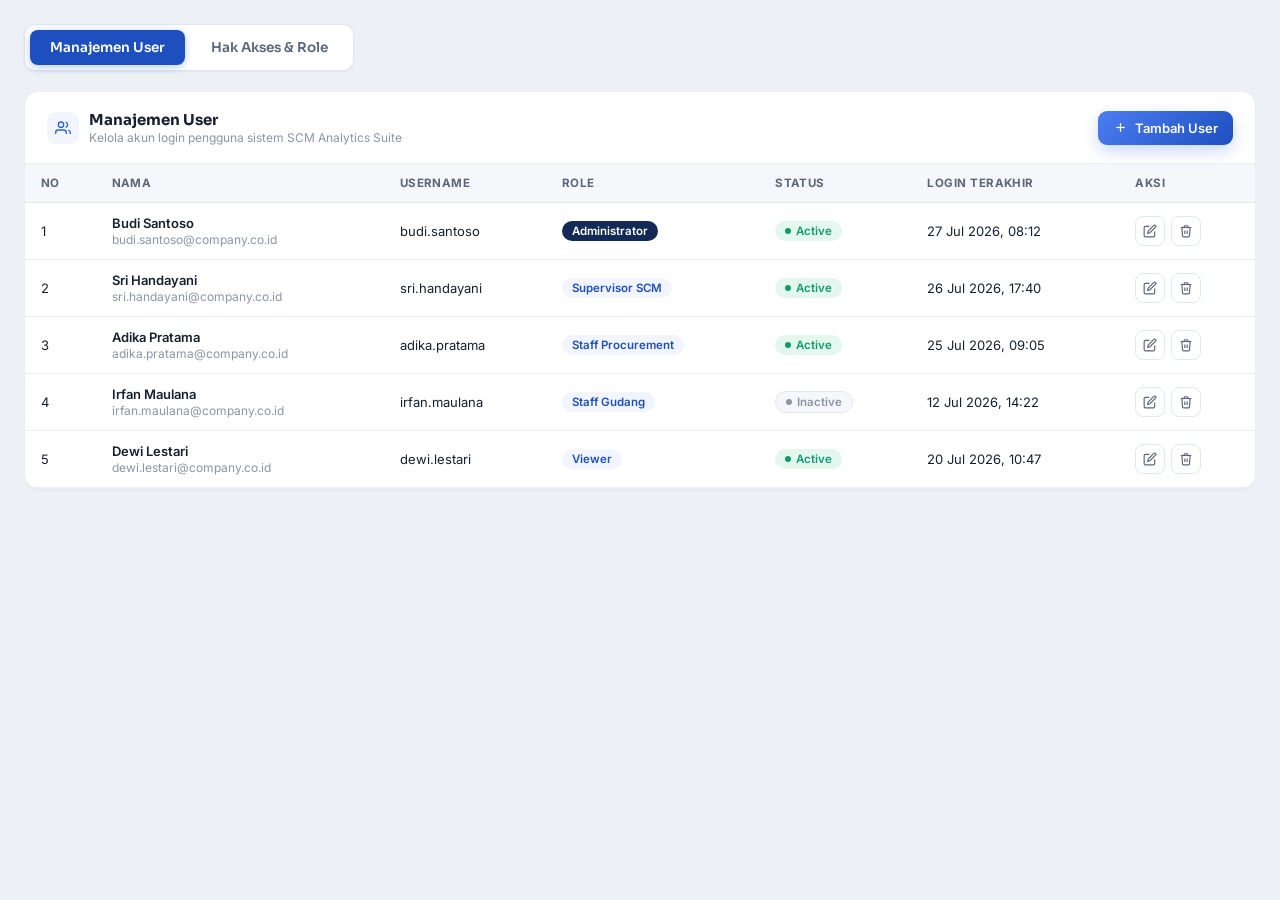
<file: pages/Settings_User_Access.html>
<!DOCTYPE html>
<html lang="id">
<head>
<meta charset="UTF-8">
<meta name="viewport" content="width=device-width, initial-scale=1.0">
<title>Pengaturan — User &amp; Hak Akses</title>
<link rel="preconnect" href="https://fonts.googleapis.com">
<link rel="preconnect" href="https://fonts.gstatic.com" crossorigin>
<link href="https://fonts.googleapis.com/css2?family=Sora:wght@400;500;600;700;800&family=Inter:wght@400;500;600;700&family=JetBrains+Mono:wght@500&display=swap" rel="stylesheet">
<style>
  :root{
    --bg:#EDF1F6;
    --surface:#FFFFFF;
    --surface-alt:#F5F7FB;
    --border:#E1E7F0;
    --border-soft:#EBEFF5;
    --text-primary:#16202E;
    --text-secondary:#5B6779;
    --text-muted:#8B95A6;
    --navy:#122A55;
    --blue-700:#1E4FBF;
    --blue-600:#2F63E0;
    --blue-500:#4C7EF2;
    --blue-100:#E4ECFC;
    --blue-50:#F2F5FE;
    --success:#0E9C6F;
    --success-bg:#E4F7EE;
    --danger:#DB4B5C;
    --danger-bg:#FCE9EB;
    --amber:#B5820A;
    --amber-bg:#FBF1DA;
    --radius:14px;
    --shadow-sm:0 1px 2px rgba(20,34,64,.05);
    --shadow-md:0 8px 24px -8px rgba(20,34,64,.14);
  }
  *{box-sizing:border-box;}
  body{margin:0;background:var(--bg);font-family:'Inter',sans-serif;color:var(--text-primary);}
  .app{max-width:1360px;margin:0 auto;padding:24px 24px 64px;}

  /* ---------- TABS ---------- */
  .tabs{
    display:flex;gap:6px;background:var(--surface);
    border:1px solid var(--border);border-radius:11px;padding:5px;
    width:fit-content;margin-bottom:20px;box-shadow:var(--shadow-sm);
  }
  .tab-btn{
    border:none;background:none;padding:9px 20px;border-radius:8px;
    font-family:'Sora',sans-serif;font-weight:600;font-size:13.5px;color:var(--text-secondary);
    cursor:pointer;transition:.15s;
  }
  .tab-btn.active{background:var(--blue-700);color:#fff;box-shadow:0 2px 8px rgba(30,79,191,.3);}
  .tab-btn:not(.active):hover{background:var(--surface-alt);color:var(--text-primary);}

  .tab-panel{display:none;}
  .tab-panel.active{display:block;}

  /* ---------- PANEL ---------- */
  .panel{
    background:var(--surface);border-radius:var(--radius);border:1px solid var(--border-soft);
    box-shadow:var(--shadow-sm);
  }
  .panel-header{
    display:flex;align-items:center;justify-content:space-between;gap:14px;flex-wrap:wrap;
    padding:18px 22px;border-bottom:1px solid var(--border-soft);
  }
  .panel-title{display:flex;align-items:center;gap:10px;}
  .panel-title-ic{
    width:32px;height:32px;border-radius:9px;background:var(--blue-50);color:var(--blue-600);
    display:flex;align-items:center;justify-content:center;flex-shrink:0;
  }
  .panel-title-ic svg{width:16px;height:16px;}
  .panel-title h3{margin:0;font-size:15px;font-weight:700;font-family:'Sora',sans-serif;}
  .panel-title span{display:block;font-size:12px;color:var(--text-muted);margin-top:1px;}

  .btn-primary-sm{
    display:inline-flex;align-items:center;gap:7px;border:none;
    background:linear-gradient(135deg,var(--blue-500),var(--blue-700));color:#fff;
    font-family:'Inter',sans-serif;font-size:13px;font-weight:600;border-radius:9px;
    padding:9px 15px;cursor:pointer;transition:.15s;box-shadow:0 6px 16px rgba(44,92,224,.24);
  }
  .btn-primary-sm:hover{filter:brightness(1.05);}
  .btn-primary-sm svg{width:15px;height:15px;flex-shrink:0;}

  /* ---------- USERS TABLE ---------- */
  .table-scroll{overflow-x:auto;}
  table{width:100%;border-collapse:collapse;min-width:820px;}
  thead th{
    background:var(--surface-alt);text-align:left;font-size:11.5px;text-transform:uppercase;letter-spacing:.04em;
    color:var(--text-secondary);font-weight:700;padding:12px 16px;border-bottom:1px solid var(--border);white-space:nowrap;
  }
  tbody td{padding:12px 16px;font-size:13px;color:var(--text-primary);border-bottom:1px solid var(--border-soft);white-space:nowrap;}
  tbody tr:hover{background:var(--blue-50);}
  .user-name{font-weight:600;}
  .user-email{color:var(--text-muted);font-size:12px;margin-top:1px;}
  .badge{display:inline-flex;align-items:center;gap:5px;padding:3px 10px;border-radius:999px;font-size:11.5px;font-weight:600;}
  .badge.role{background:var(--blue-50);color:var(--blue-700);}
  .badge.role.admin{background:var(--navy);color:#fff;}
  .badge.status-active{background:var(--success-bg);color:var(--success);}
  .badge.status-inactive{background:var(--surface-alt);color:var(--text-muted);border:1px solid var(--border);}
  .badge .dot{width:6px;height:6px;border-radius:50%;background:currentColor;}
  .row-actions{display:flex;gap:6px;}
  .icon-btn{
    width:30px;height:30px;border-radius:8px;border:1px solid var(--border);background:#fff;
    display:flex;align-items:center;justify-content:center;cursor:pointer;color:var(--text-secondary);transition:.15s;
  }
  .icon-btn svg{width:14px;height:14px;}
  .icon-btn:hover{border-color:var(--blue-500);color:var(--blue-700);background:var(--blue-50);}
  .icon-btn.danger:hover{border-color:#F3C6CB;color:var(--danger);background:var(--danger-bg);}

  /* ---------- ROLES ---------- */
  .roles-wrap{padding:20px 22px;display:flex;flex-direction:column;gap:14px;}
  .role-card{
    border:1px solid var(--border-soft);border-radius:12px;background:var(--surface-alt);overflow:hidden;
  }
  .role-card-head{
    display:flex;align-items:center;justify-content:space-between;gap:14px;flex-wrap:wrap;
    padding:14px 18px;cursor:pointer;user-select:none;
  }
  .role-card-head:hover{background:var(--blue-50);}
  .role-card-left{display:flex;align-items:center;gap:12px;}
  .role-ic{
    width:34px;height:34px;border-radius:9px;background:var(--blue-100);color:var(--blue-700);
    display:flex;align-items:center;justify-content:center;flex-shrink:0;
  }
  .role-ic svg{width:16px;height:16px;}
  .role-card-left h4{margin:0;font-size:14px;font-weight:700;font-family:'Sora',sans-serif;}
  .role-card-left .sub{font-size:12px;color:var(--text-muted);margin-top:2px;}
  .role-card-right{display:flex;align-items:center;gap:10px;}
  .role-chev{transition:.2s transform;color:var(--text-muted);flex-shrink:0;}
  .role-card.open .role-chev{transform:rotate(180deg);}
  .role-card-body{display:none;padding:6px 18px 18px;}
  .role-card.open .role-card-body{display:block;}
  .menu-grid{
    display:grid;grid-template-columns:repeat(auto-fill, minmax(220px,1fr));gap:10px;
    background:#fff;border:1px solid var(--border-soft);border-radius:10px;padding:14px;
  }
  .menu-check{display:flex;align-items:center;gap:10px;font-size:13px;padding:6px 4px;}
  .menu-check .num{
    font-family:'JetBrains Mono',monospace;font-size:10.5px;color:var(--text-muted);
    background:var(--surface-alt);border-radius:5px;padding:2px 6px;flex-shrink:0;
  }
  .switch{position:relative;width:38px;height:22px;flex-shrink:0;}
  .switch input{opacity:0;width:0;height:0;}
  .switch .track{
    position:absolute;inset:0;background:var(--border);border-radius:999px;cursor:pointer;transition:.2s;
  }
  .switch .track::before{
    content:'';position:absolute;width:16px;height:16px;left:3px;top:3px;background:#fff;border-radius:50%;
    transition:.2s;box-shadow:0 1px 3px rgba(0,0,0,.25);
  }
  .switch input:checked + .track{background:var(--blue-600);}
  .switch input:checked + .track::before{transform:translateX(16px);}
  .switch input:disabled + .track{opacity:.5;cursor:not-allowed;}
  .role-card-foot{display:flex;align-items:center;justify-content:space-between;gap:12px;margin-top:14px;flex-wrap:wrap;}
  .protected-note{font-size:11.5px;color:var(--text-muted);display:flex;align-items:center;gap:6px;}
  .protected-note svg{width:13px;height:13px;flex-shrink:0;}
  .btn-outline-sm{
    display:inline-flex;align-items:center;gap:6px;border:1px solid var(--border);background:#fff;
    color:var(--text-secondary);font-family:'Inter',sans-serif;font-size:12.5px;font-weight:600;border-radius:8px;
    padding:7px 12px;cursor:pointer;transition:.15s;
  }
  .btn-outline-sm:hover{border-color:var(--blue-500);color:var(--blue-700);background:var(--blue-50);}
  .btn-outline-sm.danger:hover{border-color:#F3C6CB;color:var(--danger);background:var(--danger-bg);}
  .btn-save-sm{
    display:inline-flex;align-items:center;gap:6px;border:none;background:linear-gradient(135deg,var(--blue-500),var(--blue-700));
    color:#fff;font-family:'Inter',sans-serif;font-size:12.5px;font-weight:600;border-radius:8px;
    padding:7px 14px;cursor:pointer;transition:.15s;
  }
  .btn-save-sm:hover{filter:brightness(1.05);}

  /* ---------- MODAL ---------- */
  .overlay{
    display:none;position:fixed;inset:0;background:rgba(16,24,40,.5);z-index:200;
    align-items:center;justify-content:center;padding:20px;
  }
  .overlay.open{display:flex;}
  .modal{
    background:#fff;border-radius:16px;width:100%;max-width:460px;max-height:90vh;overflow-y:auto;
    box-shadow:0 24px 60px -20px rgba(16,24,40,.35);
  }
  .modal-head{
    display:flex;align-items:center;justify-content:space-between;
    padding:18px 22px;border-bottom:1px solid var(--border-soft);
  }
  .modal-head h3{margin:0;font-size:15.5px;font-family:'Sora',sans-serif;font-weight:700;}
  .modal-head button{background:none;border:none;color:var(--text-muted);cursor:pointer;padding:2px;}
  .modal-head button:hover{color:var(--text-primary);}
  .modal-body{padding:20px 22px;display:flex;flex-direction:column;gap:14px;}
  .form-field label{display:block;font-size:12px;font-weight:600;color:var(--text-secondary);margin-bottom:6px;}
  .form-field input, .form-field select{
    width:100%;border:1px solid var(--border);background:var(--surface-alt);border-radius:9px;
    padding:10px 12px;font-size:13.5px;font-family:'Inter',sans-serif;color:var(--text-primary);
  }
  .form-field input:focus, .form-field select:focus{
    outline:none;border-color:var(--blue-500);background:#fff;box-shadow:0 0 0 3px var(--blue-100);
  }
  .form-field .hint{font-size:11.5px;color:var(--text-muted);margin-top:5px;}
  .form-row{display:grid;grid-template-columns:1fr 1fr;gap:14px;}
  .modal-foot{
    display:flex;align-items:center;justify-content:flex-end;gap:10px;
    padding:16px 22px;border-top:1px solid var(--border-soft);
  }

  .toast{
    position:fixed;bottom:24px;right:24px;background:var(--navy);color:#fff;
    padding:13px 18px;border-radius:11px;font-size:13.5px;box-shadow:var(--shadow-md);
    display:flex;align-items:center;gap:10px;transform:translateY(20px);opacity:0;
    transition:.25s;pointer-events:none;z-index:300;
  }
  .toast.show{transform:translateY(0);opacity:1;}
  .toast svg{width:16px;height:16px;color:#4ADE80;flex-shrink:0;}

  @media (max-width:640px){
    .app{padding:16px 14px 40px;}
    .form-row{grid-template-columns:1fr;}
    .menu-grid{grid-template-columns:1fr;}
  }
</style>
</head>
<body>
<div class="app">

  <div class="tabs">
    <button class="tab-btn active" data-tab="users" onclick="switchTab('users')">Manajemen User</button>
    <button class="tab-btn" data-tab="roles" onclick="switchTab('roles')">Hak Akses &amp; Role</button>
  </div>

  <!-- ===== USERS PANEL ===== -->
  <div class="panel tab-panel active" id="panel-users">
    <div class="panel-header">
      <div class="panel-title">
        <div class="panel-title-ic">
          <svg viewBox="0 0 24 24" fill="none" stroke="currentColor" stroke-width="2"><path d="M17 21v-2a4 4 0 0 0-4-4H5a4 4 0 0 0-4 4v2"/><circle cx="9" cy="7" r="4"/><path d="M23 21v-2a4 4 0 0 0-3-3.87"/><path d="M16 3.13a4 4 0 0 1 0 7.75"/></svg>
        </div>
        <div>
          <h3>Manajemen User</h3>
          <span>Kelola akun login pengguna sistem SCM Analytics Suite</span>
        </div>
      </div>
      <button class="btn-primary-sm" onclick="openUserModal()">
        <svg viewBox="0 0 24 24" fill="none" stroke="currentColor" stroke-width="2"><line x1="12" y1="5" x2="12" y2="19"/><line x1="5" y1="12" x2="19" y2="12"/></svg>
        Tambah User
      </button>
    </div>
    <div class="table-scroll">
      <table>
        <thead>
          <tr>
            <th>No</th>
            <th>Nama</th>
            <th>Username</th>
            <th>Role</th>
            <th>Status</th>
            <th>Login Terakhir</th>
            <th>Aksi</th>
          </tr>
        </thead>
        <tbody id="usersBody"></tbody>
      </table>
    </div>
  </div>

  <!-- ===== ROLES / ACCESS PANEL ===== -->
  <div class="panel tab-panel" id="panel-roles">
    <div class="panel-header">
      <div class="panel-title">
        <div class="panel-title-ic">
          <svg viewBox="0 0 24 24" fill="none" stroke="currentColor" stroke-width="2"><path d="M12 22s8-4 8-10V5l-8-3-8 3v7c0 6 8 10 8 10z"/></svg>
        </div>
        <div>
          <h3>Hak Akses &amp; Role</h3>
          <span>Atur menu apa saja yang dapat diakses oleh setiap role</span>
        </div>
      </div>
      <button class="btn-primary-sm" onclick="openRoleModal()">
        <svg viewBox="0 0 24 24" fill="none" stroke="currentColor" stroke-width="2"><line x1="12" y1="5" x2="12" y2="19"/><line x1="5" y1="12" x2="19" y2="12"/></svg>
        Tambah Role
      </button>
    </div>
    <div class="roles-wrap" id="rolesWrap"></div>
  </div>

</div>

<!-- ===== USER MODAL ===== -->
<div class="overlay" id="userOverlay">
  <div class="modal">
    <div class="modal-head">
      <h3 id="userModalTitle">Tambah User</h3>
      <button onclick="closeUserModal()" aria-label="Tutup">
        <svg width="20" height="20" viewBox="0 0 24 24" fill="none" stroke="currentColor" stroke-width="2"><line x1="18" y1="6" x2="6" y2="18"/><line x1="6" y1="6" x2="18" y2="18"/></svg>
      </button>
    </div>
    <div class="modal-body">
      <div class="form-field">
        <label>Nama Lengkap</label>
        <input type="text" id="fNama" placeholder="Contoh: Budi Santoso">
      </div>
      <div class="form-row">
        <div class="form-field">
          <label>Username</label>
          <input type="text" id="fUsername" placeholder="budi.santoso">
        </div>
        <div class="form-field">
          <label>Email</label>
          <input type="email" id="fEmail" placeholder="budi.santoso@company.co.id">
        </div>
      </div>
      <div class="form-row">
        <div class="form-field">
          <label>Password</label>
          <input type="password" id="fPassword" placeholder="••••••••">
          <div class="hint" id="fPasswordHint">Minimal 6 karakter</div>
        </div>
        <div class="form-field">
          <label>Role</label>
          <select id="fRole"></select>
        </div>
      </div>
      <div class="form-field">
        <label>Status Akun</label>
        <select id="fStatus">
          <option value="active">Active</option>
          <option value="inactive">Inactive</option>
        </select>
      </div>
    </div>
    <div class="modal-foot">
      <button class="btn-outline-sm" onclick="closeUserModal()">Batal</button>
      <button class="btn-save-sm" onclick="saveUser()">Simpan User</button>
    </div>
  </div>
</div>

<!-- ===== ROLE MODAL (add new) ===== -->
<div class="overlay" id="roleOverlay">
  <div class="modal" style="max-width:400px;">
    <div class="modal-head">
      <h3>Tambah Role Baru</h3>
      <button onclick="closeRoleModal()" aria-label="Tutup">
        <svg width="20" height="20" viewBox="0 0 24 24" fill="none" stroke="currentColor" stroke-width="2"><line x1="18" y1="6" x2="6" y2="18"/><line x1="6" y1="6" x2="18" y2="18"/></svg>
      </button>
    </div>
    <div class="modal-body">
      <div class="form-field">
        <label>Nama Role</label>
        <input type="text" id="fRoleName" placeholder="Contoh: Staff Finance">
        <div class="hint">Hak akses menu dapat diatur setelah role dibuat.</div>
      </div>
    </div>
    <div class="modal-foot">
      <button class="btn-outline-sm" onclick="closeRoleModal()">Batal</button>
      <button class="btn-save-sm" onclick="saveRole()">Simpan Role</button>
    </div>
  </div>
</div>

<div class="toast" id="toast"></div>

<script>
/* ============== MENU LIST (harus sinkron dengan sidebar) ============== */
const MENUS = [
  {key:'monitoring', label:'SCM Monitoring', num:'01'},
  {key:'po', label:'Outstanding PO', num:'02'},
  {key:'grn', label:'Outstanding GRN', num:'03'},
  {key:'vendor', label:'Vendor Price List', num:'04'},
  {key:'fsn', label:'Analisis FSN', num:'05'},
  {key:'report', label:'Report Harga Beli Tertinggi', num:'06'},
  {key:'settings', label:'Pengaturan', num:'07'},
];

/* ============== SAMPLE DATA (in-memory, tidak persisten) ============== */
let ROLES = [
  {id:1, name:'Administrator', protected:true, access:new Set(MENUS.map(m=>m.key))},
  {id:2, name:'Supervisor SCM', protected:false, access:new Set(['monitoring','po','grn','vendor','fsn','report'])},
  {id:3, name:'Staff Procurement', protected:false, access:new Set(['monitoring','po','vendor','report'])},
  {id:4, name:'Staff Gudang', protected:false, access:new Set(['monitoring','grn'])},
  {id:5, name:'Viewer', protected:false, access:new Set(['monitoring'])},
];
let roleSeq = 5;

let USERS = [
  {id:1, nama:'Budi Santoso', username:'budi.santoso', email:'budi.santoso@company.co.id', roleId:1, status:'active', lastLogin:'27 Jul 2026, 08:12'},
  {id:2, nama:'Sri Handayani', username:'sri.handayani', email:'sri.handayani@company.co.id', roleId:2, status:'active', lastLogin:'26 Jul 2026, 17:40'},
  {id:3, nama:'Adika Pratama', username:'adika.pratama', email:'adika.pratama@company.co.id', roleId:3, status:'active', lastLogin:'25 Jul 2026, 09:05'},
  {id:4, nama:'Irfan Maulana', username:'irfan.maulana', email:'irfan.maulana@company.co.id', roleId:4, status:'inactive', lastLogin:'12 Jul 2026, 14:22'},
  {id:5, nama:'Dewi Lestari', username:'dewi.lestari', email:'dewi.lestari@company.co.id', roleId:5, status:'active', lastLogin:'20 Jul 2026, 10:47'},
];
let userSeq = 5;
let editingUserId = null;
let openRoleCardId = 1;

/* ============== TABS ============== */
function switchTab(tab){
  document.querySelectorAll('.tab-btn').forEach(b=>b.classList.toggle('active', b.dataset.tab===tab));
  document.getElementById('panel-users').classList.toggle('active', tab==='users');
  document.getElementById('panel-roles').classList.toggle('active', tab==='roles');
}

/* ============== ROLE HELPERS ============== */
function roleById(id){ return ROLES.find(r=>r.id===id); }
function roleName(id){ const r = roleById(id); return r ? r.name : '—'; }

/* ============== RENDER USERS ============== */
function renderUsers(){
  const tbody = document.getElementById('usersBody');
  tbody.innerHTML = USERS.map((u,i)=>{
    const role = roleById(u.roleId);
    const roleBadgeClass = role && role.protected ? 'badge role admin' : 'badge role';
    const statusBadge = u.status === 'active'
      ? `<span class="badge status-active"><span class="dot"></span>Active</span>`
      : `<span class="badge status-inactive"><span class="dot"></span>Inactive</span>`;
    return `
      <tr>
        <td>${i+1}</td>
        <td>
          <div class="user-name">${escapeHtml(u.nama)}</div>
          <div class="user-email">${escapeHtml(u.email)}</div>
        </td>
        <td>${escapeHtml(u.username)}</td>
        <td><span class="${roleBadgeClass}">${escapeHtml(roleName(u.roleId))}</span></td>
        <td>${statusBadge}</td>
        <td>${escapeHtml(u.lastLogin)}</td>
        <td>
          <div class="row-actions">
            <button class="icon-btn" title="Edit user" onclick="openUserModal(${u.id})">
              <svg viewBox="0 0 24 24" fill="none" stroke="currentColor" stroke-width="2"><path d="M11 4H4a2 2 0 0 0-2 2v14a2 2 0 0 0 2 2h14a2 2 0 0 0 2-2v-7"/><path d="M18.5 2.5a2.12 2.12 0 0 1 3 3L12 15l-4 1 1-4z"/></svg>
            </button>
            <button class="icon-btn danger" title="Hapus user" onclick="deleteUser(${u.id})">
              <svg viewBox="0 0 24 24" fill="none" stroke="currentColor" stroke-width="2"><polyline points="3 6 5 6 21 6"/><path d="M19 6l-1 14a2 2 0 0 1-2 2H8a2 2 0 0 1-2-2L5 6"/><path d="M10 11v6"/><path d="M14 11v6"/><path d="M9 6V4a1 1 0 0 1 1-1h4a1 1 0 0 1 1 1v2"/></svg>
            </button>
          </div>
        </td>
      </tr>
    `;
  }).join('');
}

/* ============== RENDER ROLES ============== */
function renderRoleSelect(){
  const sel = document.getElementById('fRole');
  sel.innerHTML = ROLES.map(r=>`<option value="${r.id}">${escapeHtml(r.name)}</option>`).join('');
}

function renderRoles(){
  const wrap = document.getElementById('rolesWrap');
  wrap.innerHTML = ROLES.map(r=>{
    const userCount = USERS.filter(u=>u.roleId===r.id).length;
    const isOpen = openRoleCardId === r.id;
    const menuGrid = MENUS.map(m=>{
      const checked = r.access.has(m.key) ? 'checked' : '';
      const disabled = r.protected ? 'disabled' : '';
      return `
        <label class="menu-check">
          <label class="switch">
            <input type="checkbox" ${checked} ${disabled} onchange="toggleRoleAccess(${r.id}, '${m.key}', this.checked)">
            <span class="track"></span>
          </label>
          <span class="num">${m.num}</span>
          <span>${m.label}</span>
        </label>
      `;
    }).join('');
    return `
      <div class="role-card ${isOpen ? 'open' : ''}" id="roleCard-${r.id}">
        <div class="role-card-head" onclick="toggleRoleCard(${r.id})">
          <div class="role-card-left">
            <div class="role-ic">
              <svg viewBox="0 0 24 24" fill="none" stroke="currentColor" stroke-width="2"><path d="M12 22s8-4 8-10V5l-8-3-8 3v7c0 6 8 10 8 10z"/></svg>
            </div>
            <div>
              <h4>${escapeHtml(r.name)}${r.protected ? ' <span class="badge role admin" style="margin-left:6px;">Admin</span>' : ''}</h4>
              <div class="sub">${r.access.size} dari ${MENUS.length} menu diizinkan &middot; ${userCount} user</div>
            </div>
          </div>
          <div class="role-card-right">
            <svg class="role-chev" width="18" height="18" viewBox="0 0 24 24" fill="none" stroke="currentColor" stroke-width="2.4" stroke-linecap="round" stroke-linejoin="round"><polyline points="6 9 12 15 18 9"/></svg>
          </div>
        </div>
        <div class="role-card-body">
          <div class="menu-grid">${menuGrid}</div>
          <div class="role-card-foot">
            ${r.protected
              ? `<div class="protected-note"><svg viewBox="0 0 24 24" fill="none" stroke="currentColor" stroke-width="2"><rect x="3" y="11" width="18" height="10" rx="2"/><path d="M7 11V7a5 5 0 0 1 10 0v4"/></svg>Role Administrator selalu memiliki akses penuh dan tidak dapat diubah.</div>`
              : `<button class="btn-outline-sm danger" onclick="deleteRole(${r.id})">Hapus Role</button>`
            }
            <button class="btn-save-sm" onclick="saveRoleAccess(${r.id})">Simpan Hak Akses</button>
          </div>
        </div>
      </div>
    `;
  }).join('');
}

function toggleRoleCard(id){
  openRoleCardId = (openRoleCardId === id) ? null : id;
  renderRoles();
}
function toggleRoleAccess(roleId, menuKey, checked){
  const role = roleById(roleId);
  if(!role || role.protected) return;
  if(checked) role.access.add(menuKey);
  else role.access.delete(menuKey);
}
function saveRoleAccess(roleId){
  renderRoles();
  showToast(`Hak akses role "${roleName(roleId)}" berhasil disimpan`);
}
function deleteRole(roleId){
  const role = roleById(roleId);
  if(!role || role.protected) return;
  const inUse = USERS.some(u=>u.roleId===roleId);
  if(inUse){
    showToast(`Role "${role.name}" masih digunakan oleh user aktif — pindahkan user terlebih dahulu`);
    return;
  }
  if(!confirm(`Hapus role "${role.name}"?`)) return;
  ROLES = ROLES.filter(r=>r.id!==roleId);
  renderRoleSelect();
  renderRoles();
  showToast(`Role "${role.name}" berhasil dihapus`);
}

/* ============== ROLE MODAL ============== */
function openRoleModal(){
  document.getElementById('fRoleName').value = '';
  document.getElementById('roleOverlay').classList.add('open');
}
function closeRoleModal(){
  document.getElementById('roleOverlay').classList.remove('open');
}
function saveRole(){
  const name = document.getElementById('fRoleName').value.trim();
  if(!name){ showToast('Nama role wajib diisi'); return; }
  roleSeq++;
  ROLES.push({id:roleSeq, name, protected:false, access:new Set()});
  openRoleCardId = roleSeq;
  renderRoleSelect();
  renderRoles();
  closeRoleModal();
  showToast(`Role "${name}" berhasil ditambahkan`);
}

/* ============== USER MODAL ============== */
function openUserModal(id){
  editingUserId = id || null;
  renderRoleSelect();
  const title = document.getElementById('userModalTitle');
  const pwHint = document.getElementById('fPasswordHint');
  if(id){
    const u = USERS.find(x=>x.id===id);
    title.textContent = 'Edit User';
    document.getElementById('fNama').value = u.nama;
    document.getElementById('fUsername').value = u.username;
    document.getElementById('fEmail').value = u.email;
    document.getElementById('fPassword').value = '';
    document.getElementById('fRole').value = u.roleId;
    document.getElementById('fStatus').value = u.status;
    pwHint.textContent = 'Kosongkan jika tidak ingin mengubah password';
  } else {
    title.textContent = 'Tambah User';
    document.getElementById('fNama').value = '';
    document.getElementById('fUsername').value = '';
    document.getElementById('fEmail').value = '';
    document.getElementById('fPassword').value = '';
    document.getElementById('fRole').value = ROLES[0] ? ROLES[0].id : '';
    document.getElementById('fStatus').value = 'active';
    pwHint.textContent = 'Minimal 6 karakter';
  }
  document.getElementById('userOverlay').classList.add('open');
}
function closeUserModal(){
  document.getElementById('userOverlay').classList.remove('open');
  editingUserId = null;
}
function saveUser(){
  const nama = document.getElementById('fNama').value.trim();
  const username = document.getElementById('fUsername').value.trim();
  const email = document.getElementById('fEmail').value.trim();
  const password = document.getElementById('fPassword').value;
  const roleId = parseInt(document.getElementById('fRole').value);
  const status = document.getElementById('fStatus').value;

  if(!nama || !username || !email){ showToast('Nama, username, dan email wajib diisi'); return; }
  if(!editingUserId && password.length < 6){ showToast('Password minimal 6 karakter'); return; }
  if(password && password.length < 6){ showToast('Password minimal 6 karakter'); return; }

  const usernameTaken = USERS.some(u => u.username.toLowerCase() === username.toLowerCase() && u.id !== editingUserId);
  if(usernameTaken){ showToast('Username sudah digunakan, gunakan username lain'); return; }

  if(editingUserId){
    const u = USERS.find(x=>x.id===editingUserId);
    u.nama = nama; u.username = username; u.email = email; u.roleId = roleId; u.status = status;
    showToast(`User "${nama}" berhasil diperbarui`);
  } else {
    userSeq++;
    USERS.push({id:userSeq, nama, username, email, roleId, status, lastLogin:'Belum pernah login'});
    showToast(`User "${nama}" berhasil ditambahkan`);
  }
  renderUsers();
  renderRoles();
  closeUserModal();
}
function deleteUser(id){
  const u = USERS.find(x=>x.id===id);
  if(!u) return;
  if(!confirm(`Hapus user "${u.nama}"?`)) return;
  USERS = USERS.filter(x=>x.id!==id);
  renderUsers();
  renderRoles();
  showToast(`User "${u.nama}" berhasil dihapus`);
}

/* ============== TOAST ============== */
let toastTimer;
function showToast(msg){
  const t = document.getElementById('toast');
  t.innerHTML = `<svg viewBox="0 0 24 24" fill="none" stroke="currentColor" stroke-width="2"><path d="M22 11.08V12a10 10 0 1 1-5.93-9.14"/><path d="M22 4L12 14.01l-3-3"/></svg><span>${msg}</span>`;
  t.classList.add('show');
  clearTimeout(toastTimer);
  toastTimer = setTimeout(()=> t.classList.remove('show'), 2800);
}

/* ============== UTIL ============== */
function escapeHtml(s){
  return String(s).replace(/[&<>"']/g, c => ({'&':'&amp;','<':'&lt;','>':'&gt;','"':'&quot;',"'":'&#39;'}[c]));
}

/* ============== INIT ============== */
renderUsers();
renderRoles();
</script>
</body>
</html>
</file>
<file: css/style.css>
/* =========================================================
   SCM Analytics Suite — Shell Theme
   Master palette diselaraskan dengan tema SCM Dashboard Monitoring
   ========================================================= */

:root{
  --bg:#EDF1F6;
  --bg-deep:#E4E9F1;
  --surface:#FFFFFF;
  --surface-soft:#F5F7FB;
  --line:#E1E7F0;
  --line-soft:#EBEFF5;
  --ink:#16202E;
  --ink-soft:#5B6779;
  --ink-faint:#8B95A6;

  --blue-900:#122A55;
  --blue-800:#17346B;
  --blue-700:#1E4FBF;
  --blue-600:#2F63E0;
  --blue-500:#4C7EF2;
  --sky-500:#37A6E8;
  --indigo-600:#5150C9;
  --teal-600:#0E9C8E;

  --up:#0E9C6F;
  --up-bg:#E4F7EE;
  --down:#DB4B5C;
  --down-bg:#FCE9EB;
  --flat:#93A0B4;
  --flat-bg:#EEF1F6;

  --radius-lg:18px;
  --radius-md:12px;
  --radius-sm:8px;
  --shadow-card:0 1px 2px rgba(20,34,64,.04), 0 8px 24px -12px rgba(20,34,64,.10);
  --shadow-pop:0 12px 32px -8px rgba(20,34,64,.20);

  --sidebar-w:288px;
  --sidebar-w-collapsed:84px;
  --topbar-h:76px;
}

*{box-sizing:border-box;}
html,body{margin:0;padding:0;height:100%;}
body{
  background:
    radial-gradient(1100px 520px at 90% -10%, #E7EEFC 0%, transparent 60%),
    radial-gradient(900px 480px at -10% 0%, #E9F0FA 0%, transparent 55%),
    var(--bg);
  font-family:'Inter',system-ui,sans-serif;
  color:var(--ink);
  -webkit-font-smoothing:antialiased;
}
h1,h2,h3{font-family:'Sora',system-ui,sans-serif;margin:0;}
.mono{font-family:'JetBrains Mono',monospace;}
button{font-family:inherit;}

/* ===== Shell layout ===== */
.shell{
  display:flex;
  min-height:100vh;
}

/* ===== Sidebar ===== */
.sidebar{
  width:var(--sidebar-w);
  flex-shrink:0;
  background:linear-gradient(180deg, var(--blue-900) 0%, #0D1D3D 100%);
  color:#fff;
  display:flex;
  flex-direction:column;
  position:sticky;
  top:0;
  height:100vh;
  transition:width .22s ease;
  z-index:30;
}
.shell.collapsed .sidebar{width:var(--sidebar-w-collapsed);}

.sidebar-top{
  display:flex;
  align-items:center;
  gap:10px;
  padding:22px 18px 18px;
  border-bottom:1px solid rgba(255,255,255,.08);
}
.brand{display:flex;align-items:center;gap:12px;min-width:0;flex:1;}
.brand-mark{
  width:40px;height:40px;border-radius:12px;flex-shrink:0;
  background:linear-gradient(135deg, var(--blue-500), var(--sky-500));
  display:flex;align-items:center;justify-content:center;
  font-family:'Sora',sans-serif;font-weight:800;font-size:13px;letter-spacing:.3px;
  color:#fff;box-shadow:0 6px 16px -4px rgba(76,126,242,.55);
}
.brand-text{min-width:0;overflow:hidden;transition:opacity .18s ease,width .18s ease;}
.brand-text h1{font-size:16.5px;font-weight:700;color:#fff;white-space:nowrap;}
.brand-text p{margin:2px 0 0;font-size:11.5px;color:rgba(255,255,255,.55);font-weight:500;white-space:nowrap;overflow:hidden;text-overflow:ellipsis;}
.shell.collapsed .brand-text{width:0;opacity:0;pointer-events:none;}

.sidebar-toggle{
  width:30px;height:30px;border-radius:9px;flex-shrink:0;
  background:rgba(255,255,255,.06);border:1px solid rgba(255,255,255,.1);
  color:rgba(255,255,255,.75);
  display:flex;align-items:center;justify-content:center;
  cursor:pointer;transition:background .15s ease, transform .22s ease;
}
.sidebar-toggle:hover{background:rgba(255,255,255,.14);color:#fff;}
.shell.collapsed .sidebar-toggle{transform:rotate(180deg);}

.nav{flex:1;overflow-y:auto;padding:16px 14px;display:flex;flex-direction:column;gap:4px;}
.nav-label{
  font-size:10.5px;font-weight:700;letter-spacing:.09em;text-transform:uppercase;
  color:rgba(255,255,255,.38);padding:6px 10px 10px;white-space:nowrap;overflow:hidden;
}
.shell.collapsed .nav-label{opacity:0;height:0;padding:0;}

.nav-item{
  display:flex;align-items:center;gap:12px;
  width:100%;
  padding:11px 12px;
  border-radius:12px;
  background:transparent;border:1px solid transparent;
  color:rgba(255,255,255,.72);
  cursor:pointer;
  text-align:left;
  transition:background .15s ease, color .15s ease, border-color .15s ease;
  position:relative;
}
.nav-item:hover{background:rgba(255,255,255,.07);color:#fff;}
.nav-item.active{
  background:linear-gradient(135deg, rgba(76,126,242,.22), rgba(55,166,232,.12));
  border-color:rgba(76,126,242,.4);
  color:#fff;
}
.nav-item.active::before{
  content:'';position:absolute;left:-14px;top:50%;transform:translateY(-50%);
  width:4px;height:22px;border-radius:4px;
  background:linear-gradient(180deg, var(--blue-500), var(--sky-500));
}
.nav-ico{
  width:34px;height:34px;border-radius:10px;flex-shrink:0;
  display:flex;align-items:center;justify-content:center;
  background:rgba(255,255,255,.06);
}
.nav-item.active .nav-ico{background:rgba(255,255,255,.14);}
.nav-text{display:flex;flex-direction:column;min-width:0;flex:1;transition:opacity .15s ease;}
.nav-title{font-size:13.5px;font-weight:600;white-space:nowrap;overflow:hidden;text-overflow:ellipsis;}
.nav-sub{font-size:11px;color:rgba(255,255,255,.42);white-space:nowrap;overflow:hidden;text-overflow:ellipsis;margin-top:1px;}
.nav-num{
  font-family:'JetBrains Mono',monospace;font-size:10.5px;font-weight:500;
  color:rgba(255,255,255,.28);flex-shrink:0;
}
.shell.collapsed .nav-text,
.shell.collapsed .nav-num{display:none;}
.shell.collapsed .nav-item{justify-content:center;}
.shell.collapsed .nav-item.active::before{left:-14px;}

.sidebar-foot{padding:16px 18px 20px;border-top:1px solid rgba(255,255,255,.08);}
.live-pill{
  display:flex;align-items:center;gap:8px;
  background:rgba(255,255,255,.06);border:1px solid rgba(255,255,255,.1);
  padding:9px 12px;border-radius:999px;
  font-size:12px;font-weight:600;color:rgba(255,255,255,.75);
  white-space:nowrap;overflow:hidden;
}
.live-dot{width:7px;height:7px;border-radius:50%;background:var(--up);position:relative;flex-shrink:0;}
.live-dot::after{
  content:'';position:absolute;inset:-4px;border-radius:50%;
  border:2px solid var(--up);opacity:.5;
  animation:pulse 2.2s ease-out infinite;
}
@keyframes pulse{0%{transform:scale(.6);opacity:.6;}100%{transform:scale(2.1);opacity:0;}}
.shell.collapsed .live-pill span:last-child{display:none;}
.shell.collapsed .live-pill{justify-content:center;}

/* ===== Main content ===== */
.main{flex:1;min-width:0;display:flex;flex-direction:column;height:100vh;}

.topbar{
  height:var(--topbar-h);
  flex-shrink:0;
  display:flex;align-items:center;justify-content:space-between;
  padding:0 28px;
  background:rgba(255,255,255,.7);
  backdrop-filter:blur(10px);
  border-bottom:1px solid var(--line);
  position:sticky;top:0;z-index:20;
}
.topbar-left{display:flex;align-items:center;gap:14px;min-width:0;}
.mobile-menu-btn{
  display:none;
  width:38px;height:38px;border-radius:10px;
  background:var(--surface);border:1px solid var(--line);
  color:var(--ink-soft);
  align-items:center;justify-content:center;
  cursor:pointer;flex-shrink:0;
}
.crumb{min-width:0;}
.crumb-eyebrow{
  display:block;font-size:11px;font-weight:700;letter-spacing:.08em;text-transform:uppercase;
  color:var(--blue-600);margin-bottom:2px;
}
.crumb h2{font-size:19px;font-weight:700;color:var(--blue-900);white-space:nowrap;overflow:hidden;text-overflow:ellipsis;}

.topbar-right{display:flex;align-items:center;gap:12px;flex-shrink:0;}
.today-label{
  font-size:12.5px;font-weight:600;color:var(--ink-soft);
  font-family:'JetBrains Mono',monospace;
  display:none;
}
@media (min-width:720px){ .today-label{display:inline-flex;} }

.reload-btn{
  width:38px;height:38px;border-radius:10px;
  background:var(--surface);border:1px solid var(--line);
  color:var(--ink-soft);
  display:flex;align-items:center;justify-content:center;
  cursor:pointer;box-shadow:var(--shadow-card);
  transition:color .15s ease, transform .3s ease, border-color .15s ease;
}
.reload-btn:hover{color:var(--blue-600);border-color:var(--blue-500);}
.reload-btn.spinning svg{animation:spin .6s linear;}
@keyframes spin{to{transform:rotate(360deg);}}

/* ===== Iframe area ===== */
.frame-wrap{
  position:relative;
  flex:1;
  min-height:0;
  overflow:hidden;
}
#contentFrame{
  width:100%;height:100%;
  border:0;display:block;
  background:var(--bg);
}
.frame-loading{
  position:absolute;inset:0;
  display:flex;flex-direction:column;align-items:center;justify-content:center;gap:12px;
  background:var(--bg);
  color:var(--ink-soft);font-size:13px;font-weight:600;
  z-index:5;opacity:0;pointer-events:none;
  transition:opacity .15s ease;
}
.frame-loading.visible{opacity:1;pointer-events:auto;}
.spinner{
  width:34px;height:34px;border-radius:50%;
  border:3px solid var(--line);
  border-top-color:var(--blue-600);
  animation:spin .8s linear infinite;
}

/* ===== Mobile scrim ===== */
.sidebar-scrim{
  display:none;
  position:fixed;inset:0;
  background:rgba(13,29,61,.45);
  z-index:25;
}
.sidebar-scrim.visible{display:block;}

/* ===== Responsive ===== */
@media (max-width:960px){
  .sidebar{
    position:fixed;left:0;top:0;
    transform:translateX(-100%);
    transition:transform .22s ease;
    width:var(--sidebar-w);
  }
  .shell.mobile-open .sidebar{transform:translateX(0);}
  .shell.collapsed .sidebar{width:var(--sidebar-w);}
  .sidebar-toggle{display:none;}
  .mobile-menu-btn{display:flex;}
  .main{width:100%;}
  .crumb h2{font-size:16.5px;}
  .topbar{padding:0 16px;}
}

@media (max-width:520px){
  .crumb-eyebrow{display:none;}
  .today-label{display:none;}
}
</file>
